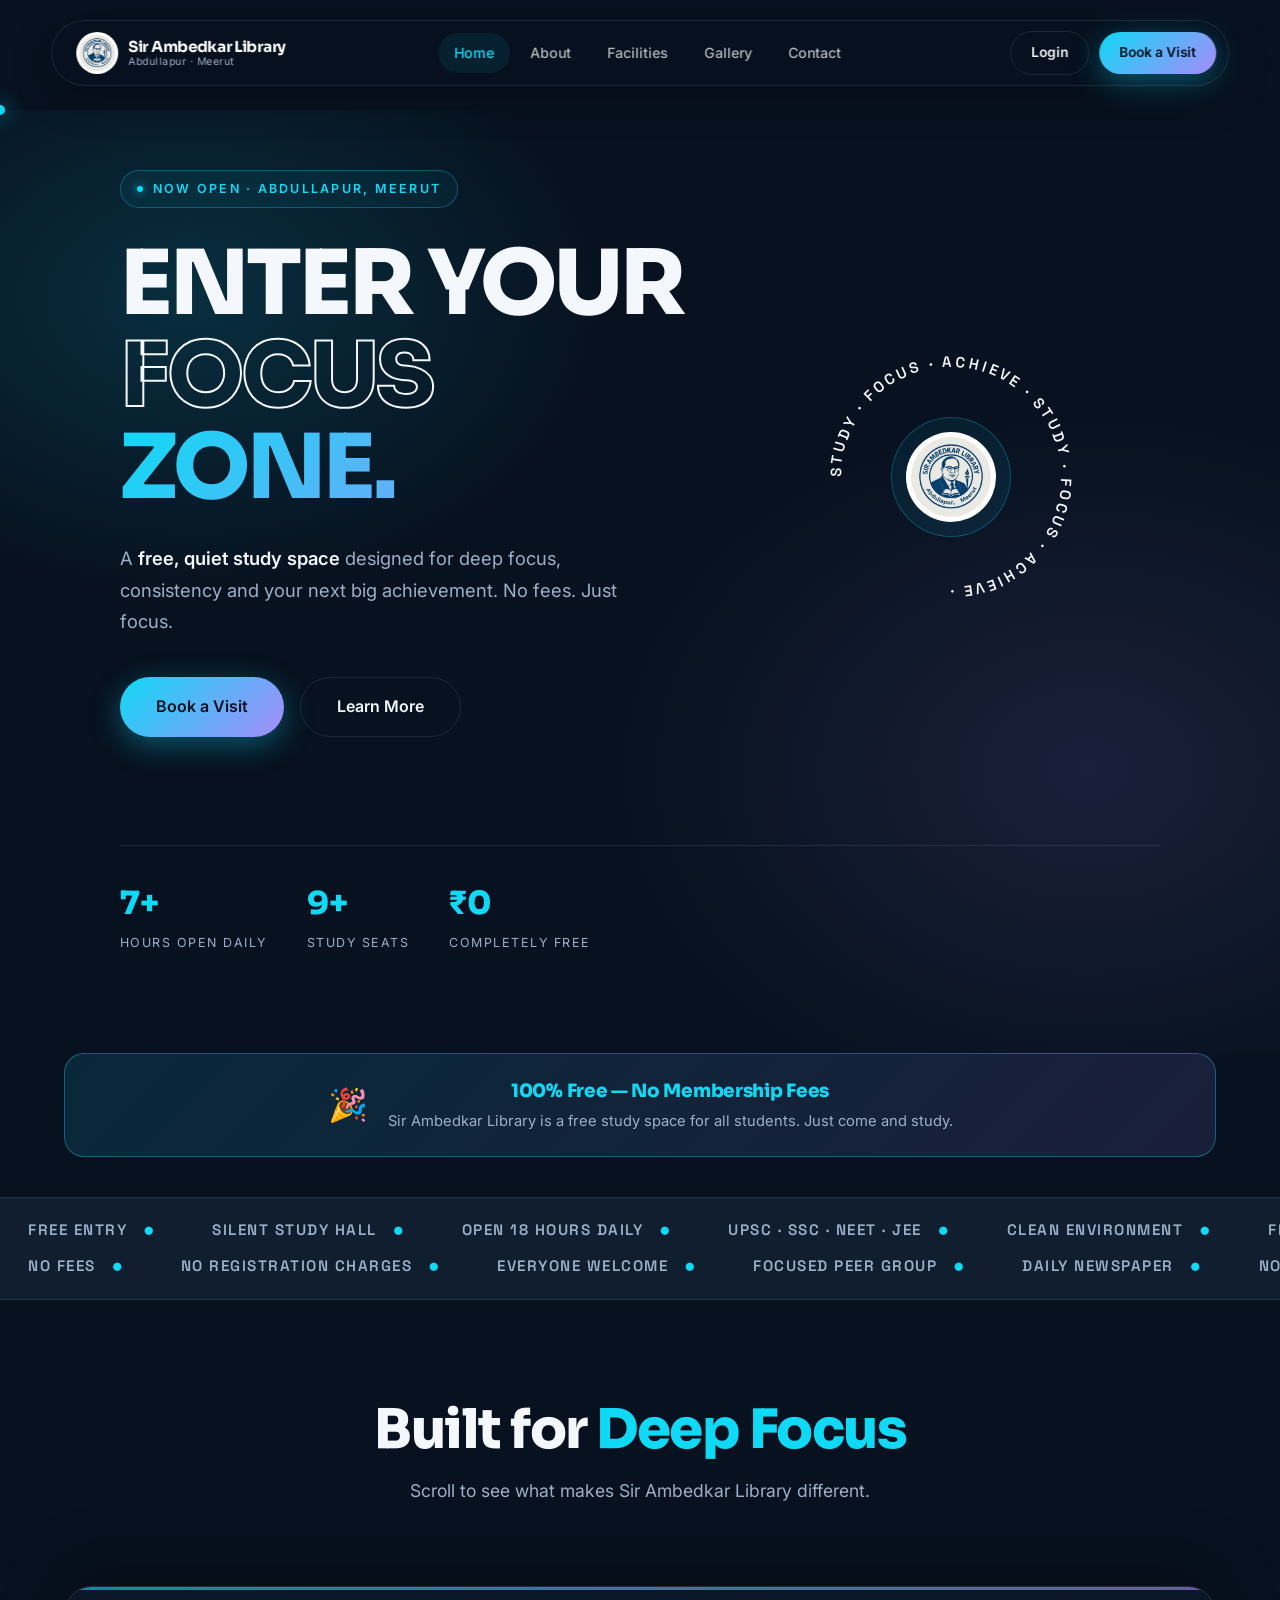
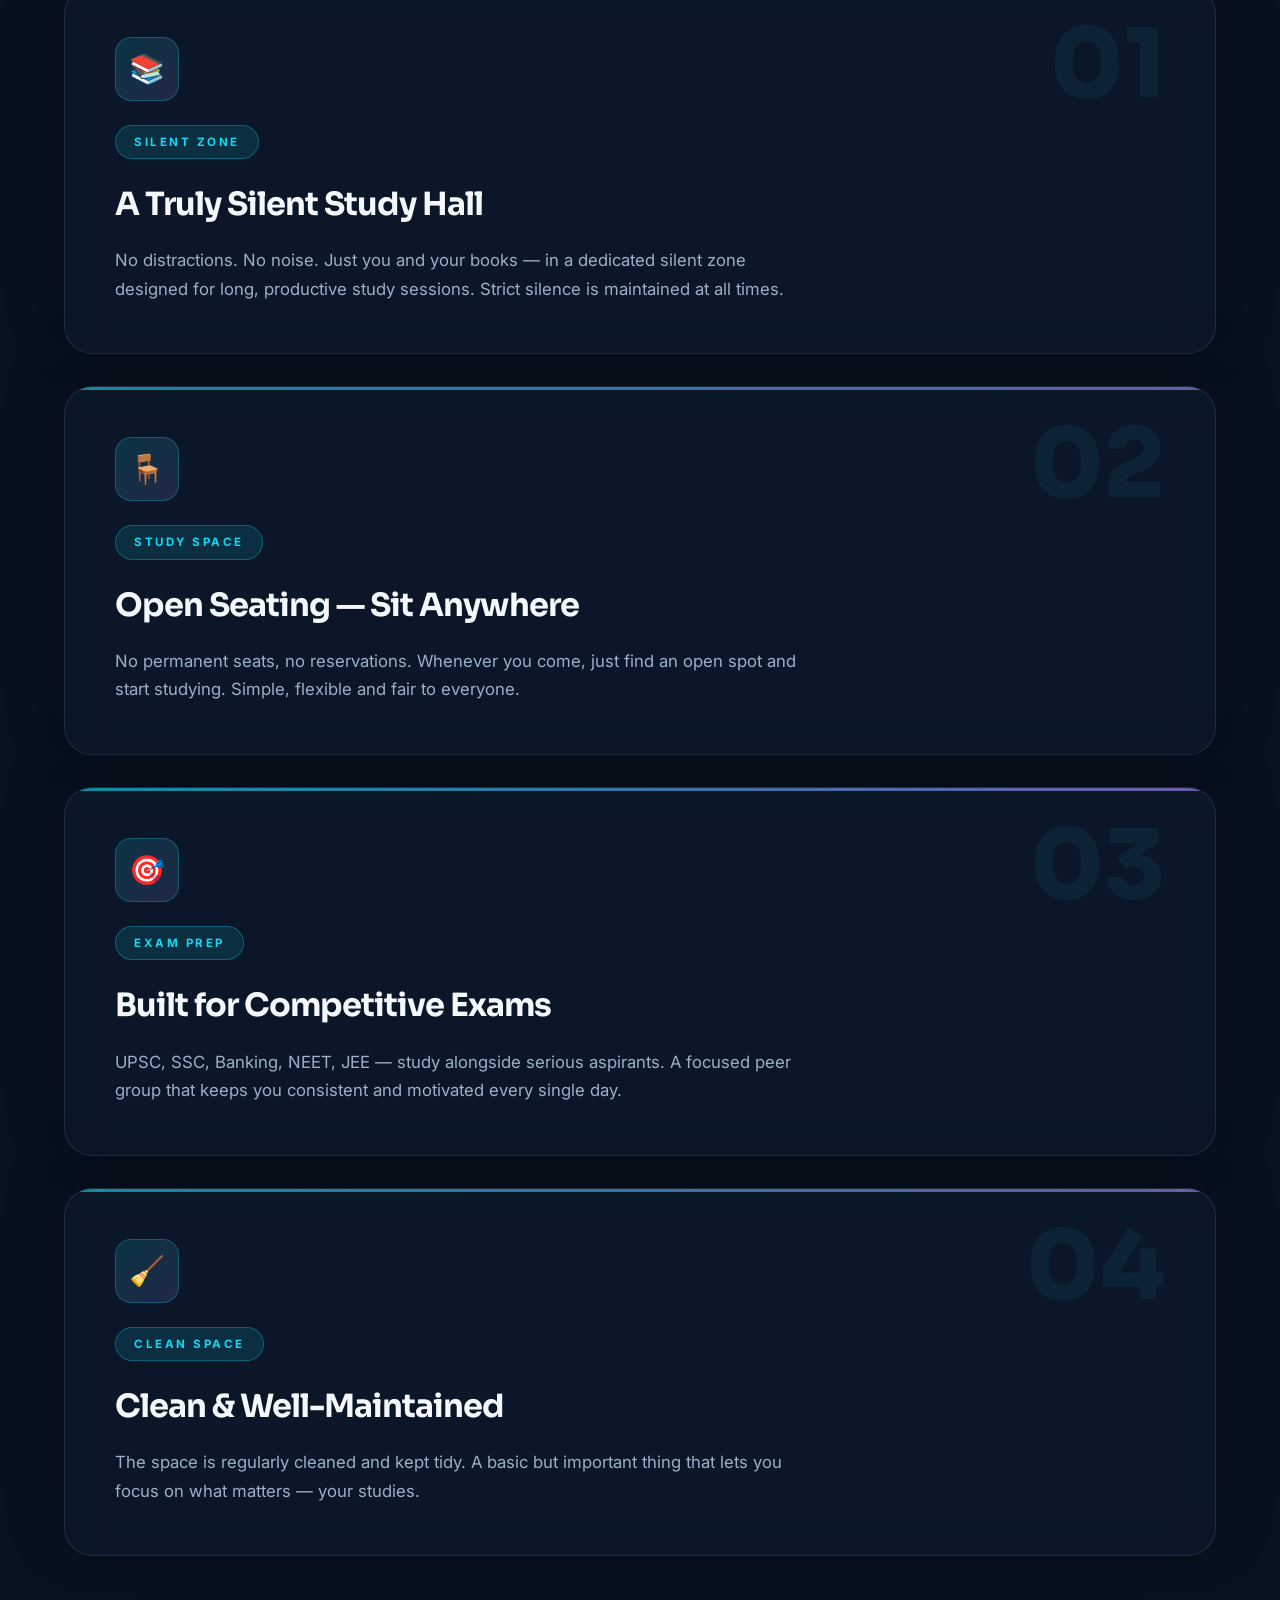
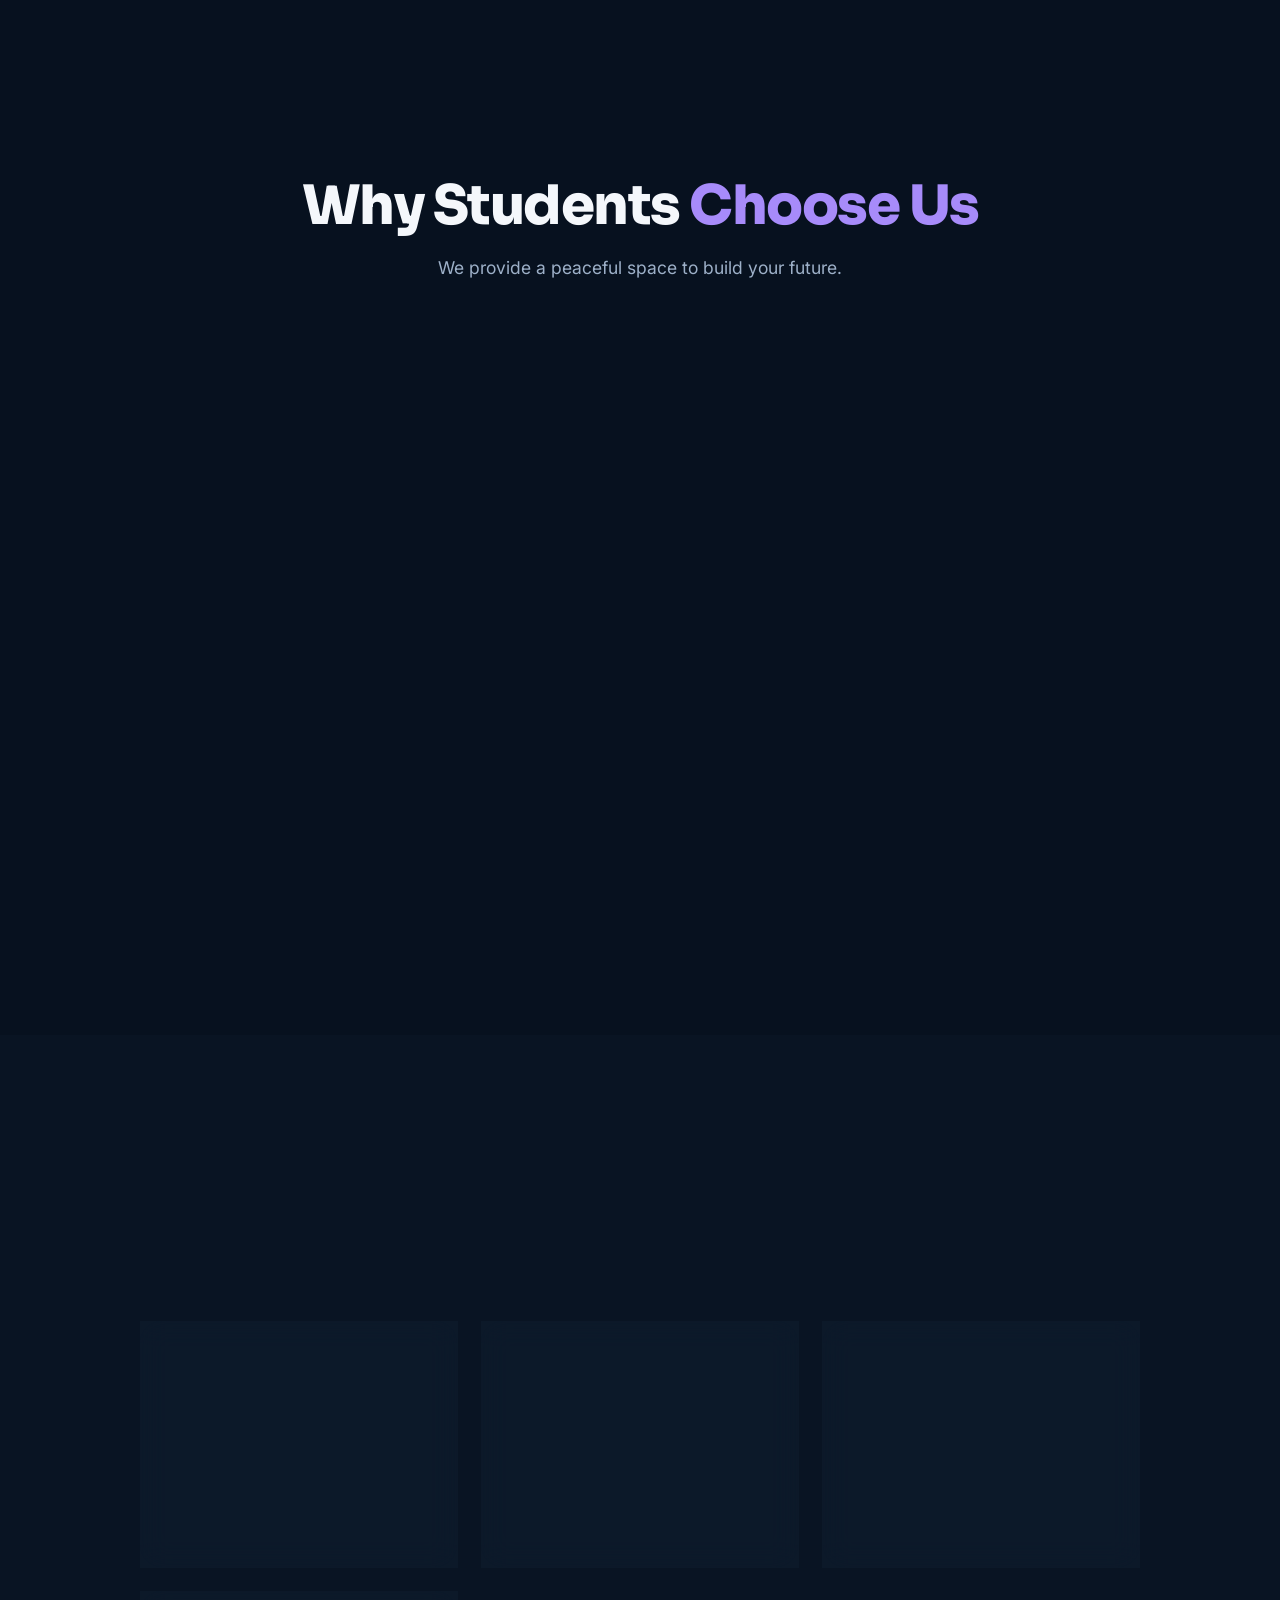
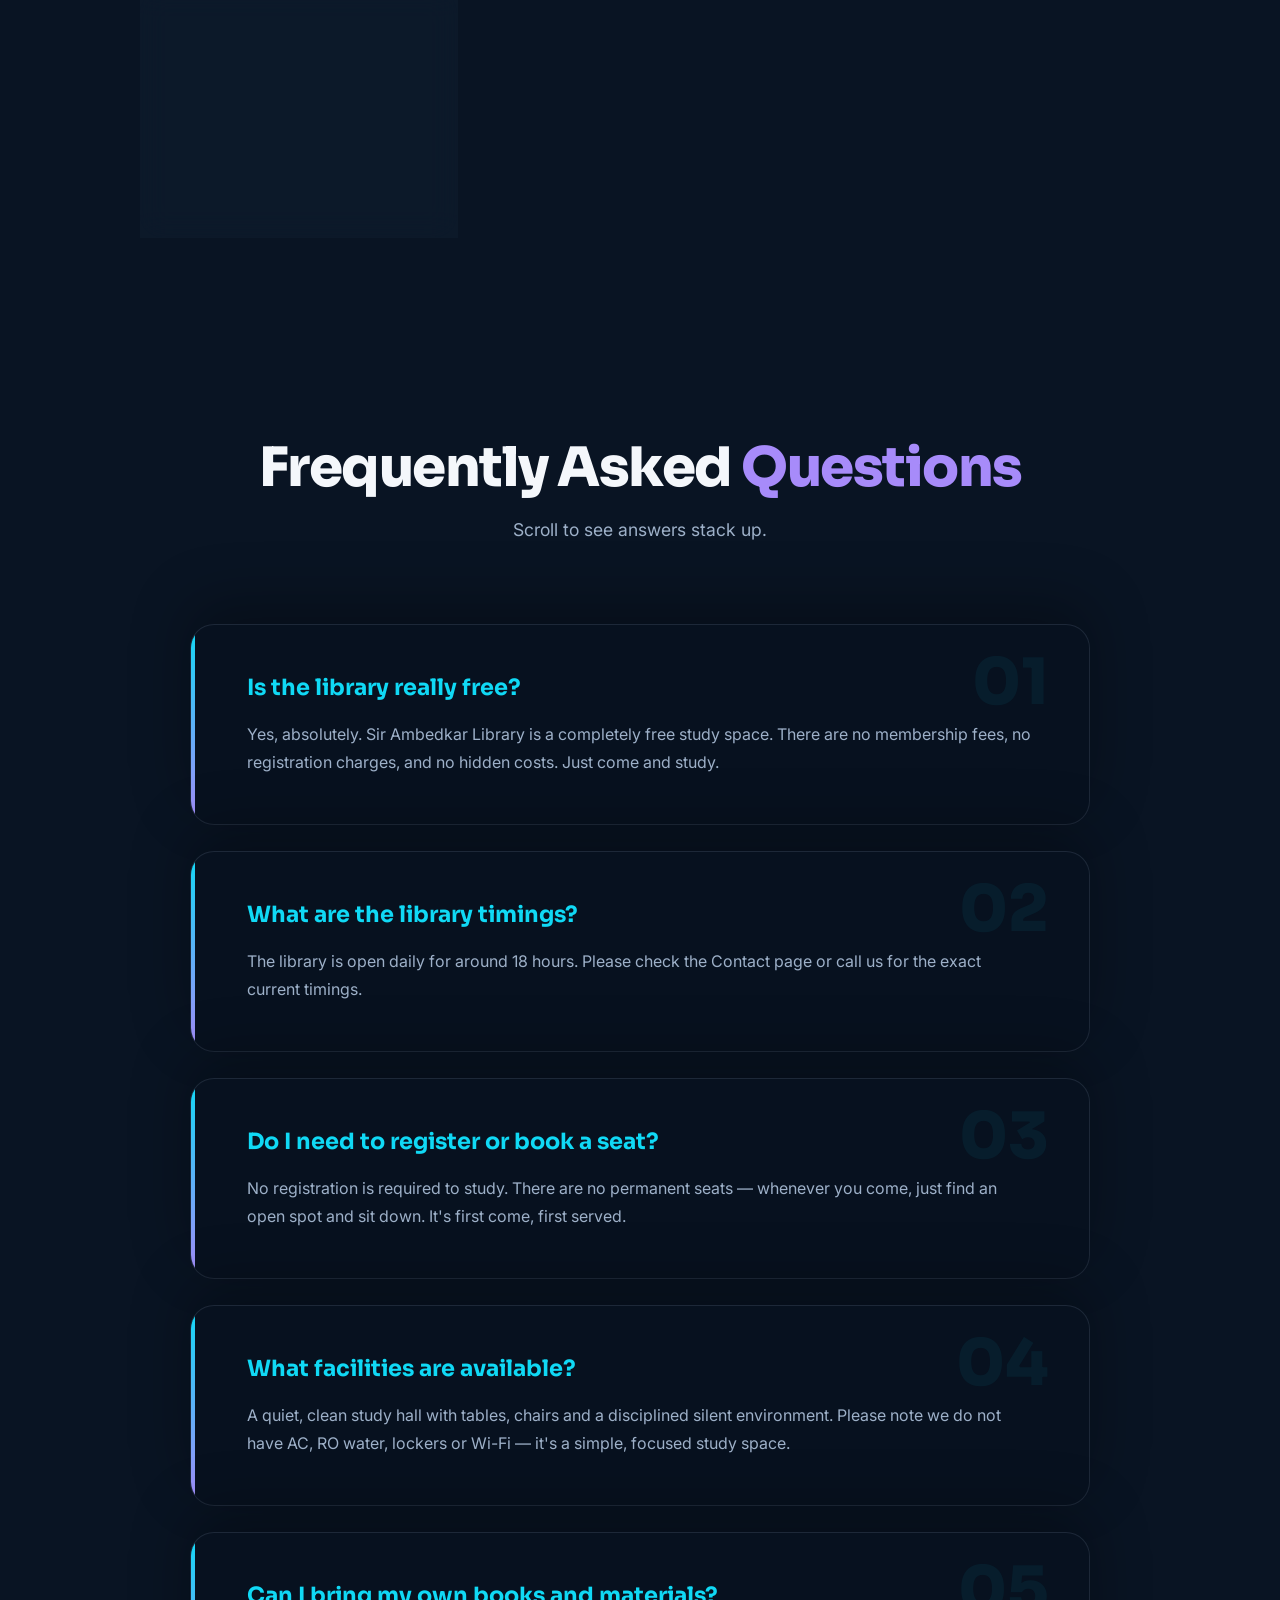
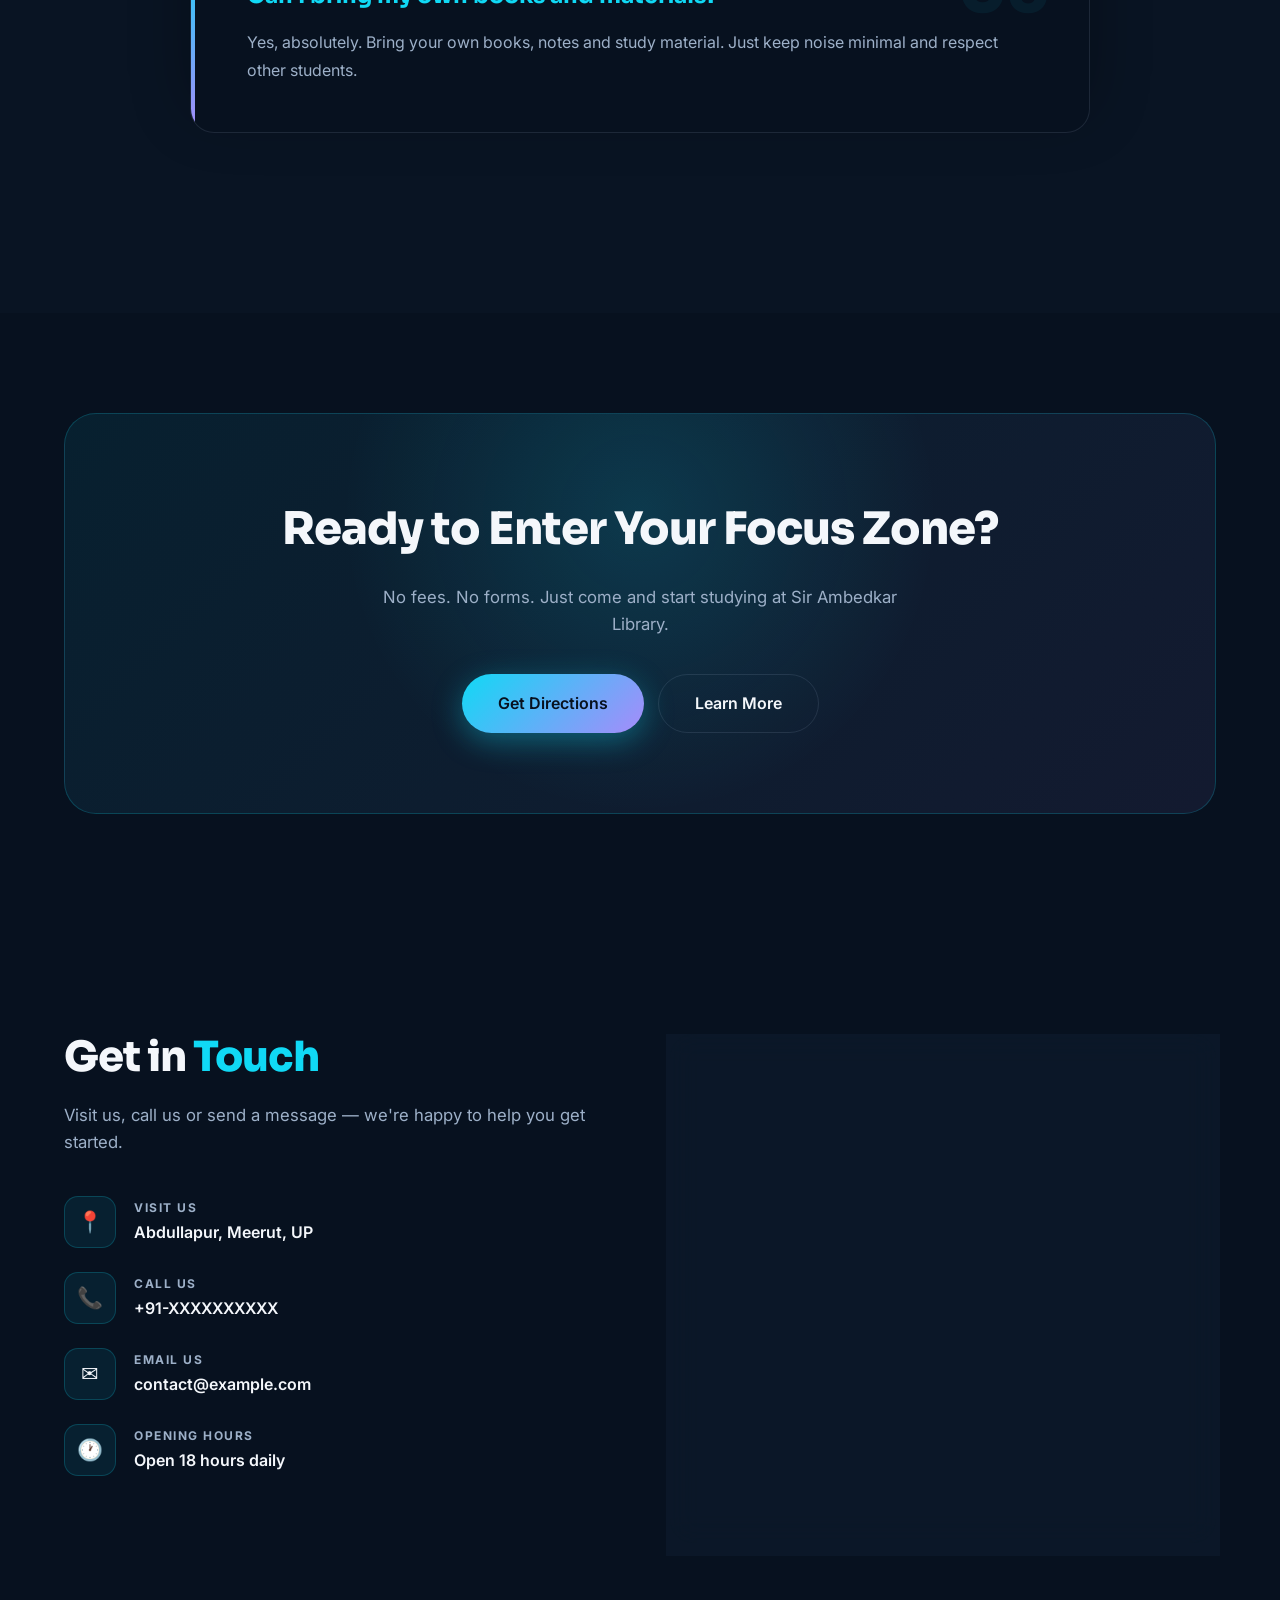
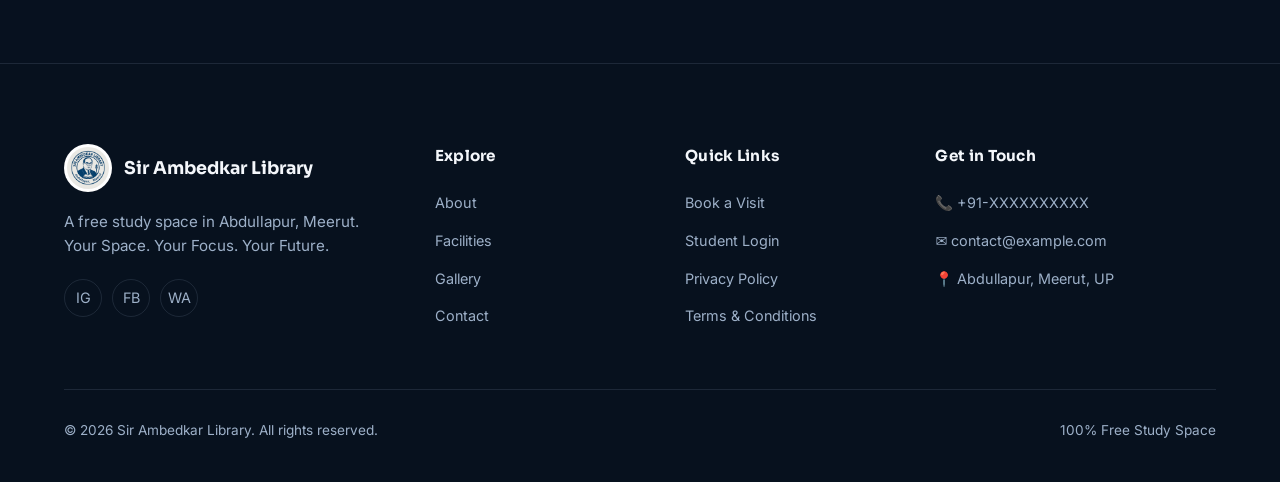
<file: index.html>
<!DOCTYPE html>
<html lang="en">
<head>
<meta charset="UTF-8">
<meta name="viewport" content="width=device-width, initial-scale=1.0, viewport-fit=cover">
<title>Sir Ambedkar Library — Abdullapur, Meerut | Free Study Space</title>
<meta name="description" content="Sir Ambedkar Library in Abdullapur, Meerut — a free, quiet study space for students. No fees. Just focus.">
<meta name="keywords" content="Free Library Meerut, Free Study Space Abdullapur, Sir Ambedkar Library, Study Room Meerut">
<meta name="author" content="Sir Ambedkar Library">
<link rel="icon" href="logo.png">
<meta name="robots" content="index, follow">

<meta property="og:title" content="Sir Ambedkar Library — Free Study Space in Meerut">
<meta property="og:description" content="Your Space. Your Focus. Your Future. Free study library in Abdullapur, Meerut.">
<meta property="og:type" content="website">
<meta property="og:image" content="logo.png">

<link rel="preconnect" href="https://fonts.googleapis.com">
<link rel="preconnect" href="https://fonts.gstatic.com" crossorigin>
<link href="https://fonts.googleapis.com/css2?family=Inter:wght@300;400;500;600;700;800;900&family=Sora:wght@400;500;600;700;800&family=Space+Grotesk:wght@400;500;600;700&display=swap" rel="stylesheet">

<style>
/* ============================================================ */
/* === ROOT === */
/* ============================================================ */
:root {
  --midnight: #07111F;
  --deep-blue: #101E30;
  --cyan: #10D9F5;
  --violet: #A78BFA;
  --cloud: #F4F7FB;
  --muted: #9DB0C8;

  --bg: var(--midnight);
  --text: var(--cloud);
  --card-bg: rgba(16, 30, 48, 0.55);
  --card-border: rgba(157, 176, 200, 0.15);

  --font-body: 'Inter', system-ui, sans-serif;
  --font-display: 'Sora', 'Inter', sans-serif;
  --font-mono: 'Space Grotesk', monospace;

  --transition: all 0.5s cubic-bezier(0.4, 0, 0.2, 1);
}

/* ============================================================ */
/* === RESET === */
/* ============================================================ */
*, *::before, *::after { margin: 0; padding: 0; box-sizing: border-box; }
html { scroll-behavior: smooth; -webkit-text-size-adjust: 100%; }
body {
  font-family: var(--font-body);
  background: var(--bg);
  color: var(--text);
  line-height: 1.6;
  overflow-x: hidden;
  cursor: none;
  padding-top: 110px;
}
a, button, input, textarea { cursor: none; }
img { max-width: 100%; display: block; }
ul { list-style: none; }
a { color: inherit; text-decoration: none; }

/* ============================================================ */
/* === UTILITY === */
/* ============================================================ */
.container { max-width: 1200px; margin: 0 auto; padding: 0 24px; }
.section-padding { padding: 120px 0; }
.text-center { text-align: center; }
.text-cyan { color: var(--cyan); }
.text-violet { color: var(--violet); }
.section-header { margin-bottom: 80px; }
.section-header h2 {
  font-family: var(--font-display);
  font-size: clamp(2rem, 5vw, 3.4rem);
  font-weight: 800;
  margin-bottom: 18px;
  line-height: 1.1;
  letter-spacing: -1.5px;
}
.section-header p {
  font-size: 1.1rem;
  max-width: 620px;
  margin: 0 auto;
  color: var(--muted);
}

/* ============================================================ */
/* === CURSOR === */
/* ============================================================ */
.cursor-dot {
  width: 10px; height: 10px;
  background: var(--cyan);
  border-radius: 50%;
  position: fixed;
  pointer-events: none;
  z-index: 9999;
  transform: translate(-50%, -50%);
  transition: width 0.3s ease, height 0.3s ease, background-color 0.3s ease;
  box-shadow: 0 0 20px var(--cyan);
}
.cursor-dot.hover {
  width: 48px; height: 48px;
  background: var(--violet);
  box-shadow: 0 0 30px var(--violet);
  mix-blend-mode: difference;
}

/* ============================================================ */
/* === PRELOADER === */
/* ============================================================ */
.preloader {
  position: fixed; top: 0; left: 0;
  width: 100%; height: 100%;
  background: #07111F; z-index: 10000;
  display: flex; justify-content: center; align-items: center;
  flex-direction: column; gap: 24px;
  transition: opacity 0.9s ease, visibility 0.9s ease;
}
.preloader.hidden { opacity: 0; visibility: hidden; }
.preloader-logo {
  display: flex; flex-direction: column; align-items: center; gap: 14px;
}
.preloader-logo img {
  width: 90px; height: 90px; border-radius: 50%;
  background: #fff; padding: 6px;
  animation: pulseLogo 1.8s ease-in-out infinite;
}
.preloader-logo-text {
  font-family: var(--font-display);
  font-size: 1.1rem;
  font-weight: 700;
  color: #fff;
  letter-spacing: 3px;
  text-transform: uppercase;
}
.preloader-bar {
  width: 220px; height: 2px;
  background: rgba(255,255,255,0.08);
  border-radius: 10px; overflow: hidden;
}
.preloader-bar-fill {
  height: 100%; width: 0%;
  background: linear-gradient(90deg, var(--cyan), var(--violet));
  animation: loadBar 2s ease-in-out forwards;
}
@keyframes pulseLogo {
  0%, 100% { transform: scale(1); box-shadow: 0 0 0 0 rgba(16,217,245,0.4); }
  50% { transform: scale(1.05); box-shadow: 0 0 30px 8px rgba(16,217,245,0.15); }
}
@keyframes loadBar { 0% { width: 0%; } 100% { width: 100%; } }

/* ============================================================ */
/* === BUTTONS === */
/* ============================================================ */
.btn {
  display: inline-flex; align-items: center; justify-content: center;
  padding: 16px 36px; border-radius: 50px;
  font-weight: 600; font-size: 1rem;
  transition: var(--transition);
  cursor: none; border: none; gap: 10px;
  font-family: var(--font-body);
}
.btn-primary {
  background: linear-gradient(135deg, var(--cyan), var(--violet));
  color: var(--midnight);
  box-shadow: 0 8px 30px rgba(16,217,245,0.35);
}
.btn-primary:hover {
  transform: translateY(-3px) scale(1.03);
  box-shadow: 0 12px 40px rgba(16,217,245,0.55);
}
.btn-ghost {
  background: transparent;
  color: var(--text);
  border: 1.5px solid var(--card-border);
}
.btn-ghost:hover {
  border-color: var(--cyan);
  color: var(--cyan);
  transform: translateY(-3px) scale(1.02);
}

/* ============================================================ */
/* === FLOATING HEADER === */
/* ============================================================ */
.floating-header {
  position: fixed;
  top: 20px;
  left: 50%;
  transform: translateX(-50%);
  width: 92%;
  max-width: 1200px;
  z-index: 1000;
}
.header-inner {
  background: rgba(7, 17, 31, 0.78);
  backdrop-filter: blur(20px);
  -webkit-backdrop-filter: blur(20px);
  border: 1px solid var(--card-border);
  border-radius: 50px;
  padding: 10px 12px 10px 24px;
  display: flex;
  justify-content: space-between;
  align-items: center;
  gap: 20px;
  box-shadow: 0 12px 40px rgba(0,0,0,0.25);
}
.header-logo { display: flex; align-items: center; gap: 10px; flex-shrink: 0; }
.header-logo img {
  width: 42px; height: 42px; border-radius: 50%;
  background: #fff; padding: 3px;
}
.header-logo-text { display: flex; flex-direction: column; line-height: 1.1; }
.header-logo-text strong {
  font-family: var(--font-display);
  font-size: 0.95rem; color: #fff;
  letter-spacing: -0.3px;
}
.header-logo-text small { font-size: 0.65rem; color: var(--muted); letter-spacing: 0.5px; }

.desktop-nav { display: flex; gap: 4px; align-items: center; margin: 0 auto; }
.desktop-nav a {
  color: #fff;
  font-weight: 500;
  font-size: 0.88rem;
  transition: var(--transition);
  padding: 9px 16px;
  border-radius: 50px;
  opacity: 0.7;
  white-space: nowrap;
}
.desktop-nav a:hover {
  opacity: 1;
  color: var(--midnight);
  background: var(--cyan);
  transform: translateY(-2px);
  box-shadow: 0 6px 20px rgba(16,217,245,0.4);
}
.desktop-nav a.active {
  opacity: 1;
  color: var(--cyan);
  background: rgba(16,217,245,0.08);
}
.header-cta { display: flex; gap: 10px; align-items: center; flex-shrink: 0; }
.header-cta .btn { padding: 10px 20px; font-size: 0.85rem; }

/* ============================================================ */
/* === PROFILE DROPDOWN === */
/* ============================================================ */
.profile-wrap { position: relative; }
.profile-trigger {
  display: flex;
  align-items: center;
  gap: 10px;
  padding: 6px 14px 6px 6px;
  border-radius: 50px;
  background: rgba(16,217,245,0.08);
  border: 1px solid rgba(16,217,245,0.25);
  transition: var(--transition);
  cursor: none;
  color: var(--text);
  font-family: var(--font-body);
}
.profile-trigger:hover {
  background: rgba(16,217,245,0.15);
  border-color: rgba(16,217,245,0.5);
}
.profile-avatar {
  width: 34px; height: 34px;
  border-radius: 50%;
  background: linear-gradient(135deg, var(--cyan), var(--violet));
  display: flex;
  align-items: center;
  justify-content: center;
  color: var(--midnight);
  font-family: var(--font-display);
  font-size: 0.88rem;
  font-weight: 800;
  flex-shrink: 0;
  box-shadow: 0 0 15px rgba(16,217,245,0.35);
}
.profile-name {
  font-size: 0.85rem;
  font-weight: 600;
  color: var(--text);
  max-width: 110px;
  overflow: hidden;
  text-overflow: ellipsis;
  white-space: nowrap;
}
.profile-chevron {
  font-size: 0.7rem;
  color: var(--muted);
  transition: transform 0.3s ease;
}
.profile-wrap.open .profile-chevron { transform: rotate(180deg); }

.profile-dropdown {
  position: absolute;
  top: calc(100% + 12px);
  right: 0;
  min-width: 260px;
  background: rgba(7, 17, 31, 0.98);
  border: 1px solid var(--card-border);
  border-radius: 18px;
  padding: 8px;
  box-shadow: 0 25px 60px rgba(0,0,0,0.55);
  backdrop-filter: blur(24px);
  -webkit-backdrop-filter: blur(24px);
  opacity: 0;
  visibility: hidden;
  transform: translateY(-8px);
  transition: opacity 0.25s ease, transform 0.25s ease, visibility 0.25s ease;
  z-index: 1001;
}
.profile-wrap.open .profile-dropdown {
  opacity: 1;
  visibility: visible;
  transform: translateY(0);
}
.profile-dd-header {
  padding: 14px 16px;
  border-bottom: 1px solid var(--card-border);
  margin-bottom: 8px;
}
.profile-dd-name {
  font-family: var(--font-display);
  font-size: 0.95rem;
  font-weight: 700;
  margin-bottom: 3px;
  word-break: break-word;
}
.profile-dd-email {
  font-size: 0.78rem;
  color: var(--muted);
  word-break: break-word;
}
.profile-dd-badge {
  display: inline-flex;
  align-items: center;
  gap: 6px;
  font-size: 0.65rem;
  font-weight: 700;
  letter-spacing: 1px;
  text-transform: uppercase;
  color: var(--cyan);
  padding: 3px 10px;
  border-radius: 50px;
  background: rgba(16,217,245,0.1);
  border: 1px solid rgba(16,217,245,0.25);
  margin-top: 8px;
}
.profile-dd-badge::before {
  content: '';
  width: 5px; height: 5px;
  border-radius: 50%;
  background: var(--cyan);
  box-shadow: 0 0 8px var(--cyan);
}
.profile-dd-item {
  display: flex;
  align-items: center;
  gap: 12px;
  padding: 10px 14px;
  border-radius: 10px;
  color: var(--muted);
  font-size: 0.88rem;
  transition: var(--transition);
  cursor: none;
  width: 100%;
  text-align: left;
  font-family: var(--font-body);
  background: transparent;
  border: none;
}
.profile-dd-item:hover {
  background: rgba(16,217,245,0.08);
  color: var(--text);
}
.profile-dd-item .ic {
  width: 18px;
  font-size: 0.95rem;
  text-align: center;
  flex-shrink: 0;
}
.profile-dd-divider {
  height: 1px;
  background: var(--card-border);
  margin: 6px 0;
}
.profile-dd-item.logout { color: #ff9b9b; }
.profile-dd-item.logout:hover {
  background: rgba(239,68,68,0.1);
  color: #ff9b9b;
}

/* ============================================================ */
/* === HAMBURGER === */
/* ============================================================ */
.hamburger-btn {
  display: none;
  background: rgba(16,217,245,0.12);
  border: 1px solid var(--card-border);
  border-radius: 50%;
  width: 44px; height: 44px;
  flex-direction: column;
  justify-content: center;
  align-items: center;
  gap: 5px;
  cursor: none;
  transition: var(--transition);
  flex-shrink: 0;
}
.hamburger-btn:hover { background: var(--cyan); }
.hamburger-btn span {
  width: 20px; height: 2px;
  background: #fff; border-radius: 2px;
  transition: var(--transition);
}
.hamburger-btn.active span:nth-child(1) { transform: translateY(7px) rotate(45deg); }
.hamburger-btn.active span:nth-child(2) { opacity: 0; }
.hamburger-btn.active span:nth-child(3) { transform: translateY(-7px) rotate(-45deg); }

/* ============================================================ */
/* === MOBILE MENU === */
/* ============================================================ */
.menu-overlay {
  position: fixed; top: 0; left: 0;
  width: 100%; height: 100%;
  background: rgba(7, 17, 31, 0.98);
  backdrop-filter: blur(24px);
  -webkit-backdrop-filter: blur(24px);
  z-index: 999;
  display: flex; justify-content: center; align-items: center;
  opacity: 0; visibility: hidden;
  transition: opacity 0.5s ease, visibility 0.5s ease;
  overflow-y: auto;
}
.menu-overlay.active { opacity: 1; visibility: visible; }
.menu-content { text-align: center; padding: 40px 24px; width: 100%; max-width: 500px; }
.menu-content ul { display: flex; flex-direction: column; gap: 18px; }
.menu-content a {
  font-family: var(--font-display);
  font-size: clamp(1.4rem, 6vw, 2rem);
  font-weight: 700;
  color: #fff;
  letter-spacing: -1px;
  opacity: 0.65;
  transition: var(--transition);
  display: inline-block;
}
.menu-content a:hover, .menu-content a.active {
  opacity: 1; color: var(--cyan);
  transform: translateX(16px);
}
.mobile-user-card {
  margin-top: 30px;
  padding: 20px;
  background: rgba(16,217,245,0.06);
  border: 1px solid rgba(16,217,245,0.25);
  border-radius: 18px;
  display: flex;
  align-items: center;
  gap: 14px;
  text-align: left;
}
.mobile-user-avatar {
  width: 44px; height: 44px;
  border-radius: 50%;
  background: linear-gradient(135deg, var(--cyan), var(--violet));
  display: flex; align-items: center; justify-content: center;
  color: var(--midnight);
  font-family: var(--font-display);
  font-weight: 800;
  font-size: 1.05rem;
  flex-shrink: 0;
}
.mobile-user-info { flex: 1; min-width: 0; }
.mobile-user-name {
  font-family: var(--font-display);
  font-size: 0.9rem;
  font-weight: 700;
  white-space: nowrap;
  overflow: hidden;
  text-overflow: ellipsis;
}
.mobile-user-email {
  font-size: 0.75rem;
  color: var(--muted);
  white-space: nowrap;
  overflow: hidden;
  text-overflow: ellipsis;
}
.mobile-actions {
  display: flex;
  flex-direction: column;
  gap: 10px;
  margin-top: 20px;
}
.mobile-actions .btn { width: 100%; justify-content: center; }

/* ============================================================ */
/* === HERO === */
/* ============================================================ */
.hero {
  padding: 60px 0 100px;
  position: relative;
  overflow: hidden;
  min-height: 85vh;
  display: flex; align-items: center;
}
.hero::before {
  content: '';
  position: absolute;
  inset: 0;
  background:
    radial-gradient(700px 500px at 15% 20%, rgba(16,217,245,0.15), transparent 60%),
    radial-gradient(800px 600px at 85% 70%, rgba(167,139,250,0.12), transparent 60%);
  pointer-events: none;
  z-index: 0;
}
.hero-grid {
  display: grid;
  grid-template-columns: 1.35fr 1fr;
  gap: 60px;
  align-items: center;
  position: relative;
  z-index: 2;
  margin-bottom: 60px;
}
.hero-content { text-align: left; }
.hero-eyebrow {
  display: inline-flex; align-items: center; gap: 10px;
  font-size: 0.78rem; letter-spacing: 0.18em;
  text-transform: uppercase;
  color: var(--cyan);
  font-weight: 600;
  padding: 8px 16px;
  border: 1px solid rgba(16,217,245,0.3);
  border-radius: 50px;
  margin-bottom: 32px;
  background: rgba(16,217,245,0.05);
}
.hero-eyebrow .dot {
  width: 6px; height: 6px; border-radius: 50%;
  background: var(--cyan);
  box-shadow: 0 0 10px var(--cyan);
  animation: pulseDot 2s infinite;
}
@keyframes pulseDot {
  0%,100% { opacity: 1; }
  50% { opacity: 0.3; }
}
.hero-heading {
  font-family: var(--font-display);
  font-size: clamp(2.6rem, 7vw, 6rem);
  font-weight: 800;
  line-height: 0.98;
  letter-spacing: -3px;
  margin-bottom: 32px;
  display: flex; flex-direction: column; gap: 4px;
}
.hero-heading .line-bold { color: var(--text); display: block; }
.hero-heading .line-outline {
  color: transparent;
  -webkit-text-stroke: 2px var(--text);
  display: block;
}
.hero-heading .line-gradient {
  background: linear-gradient(135deg, var(--cyan), var(--violet));
  -webkit-background-clip: text;
  background-clip: text;
  -webkit-text-fill-color: transparent;
  display: block;
}
.hero-sub {
  font-size: 1.15rem;
  line-height: 1.7;
  color: var(--muted);
  max-width: 540px;
  margin-bottom: 40px;
}
.hero-sub strong { color: var(--text); font-weight: 600; }

.hero-buttons {
  display: flex; gap: 16px; flex-wrap: wrap;
  margin-bottom: 48px;
}

.hero-stats {
  display: flex; gap: 40px;
  flex-wrap: wrap;
  padding-top: 32px;
  border-top: 1px solid var(--card-border);
}
.hero-stat h3 {
  font-family: var(--font-display);
  font-size: 2rem;
  color: var(--cyan);
  margin-bottom: 4px;
  font-weight: 800;
}
.hero-stat p {
  font-size: 0.78rem;
  text-transform: uppercase;
  letter-spacing: 1.5px;
  color: var(--muted);
}

.hero-visual {
  display: flex; justify-content: center; align-items: center;
  position: relative;
}
.hero-badge {
  position: relative;
  width: 280px; height: 280px;
  display: flex; justify-content: center; align-items: center;
  animation: floatBadge 6s ease-in-out infinite;
}
.hero-badge-svg { width: 100%; height: 100%; animation: rotateBadge 30s linear infinite; }
.hero-badge-text {
  font-family: var(--font-mono);
  font-size: 15px;
  font-weight: 600;
  letter-spacing: 3px;
  fill: var(--text);
  text-transform: uppercase;
}
.hero-badge-center {
  position: absolute;
  top: 50%; left: 50%;
  transform: translate(-50%, -50%);
  width: 120px; height: 120px;
  border-radius: 50%;
  background: rgba(16,217,245,0.08);
  border: 1px solid rgba(16,217,245,0.25);
  display: flex; align-items: center; justify-content: center;
  backdrop-filter: blur(10px);
  transition: transform 0.4s ease;
}
.hero-badge-center img {
  width: 90px; height: 90px;
  border-radius: 50%;
  background: #fff; padding: 5px;
}
.hero-badge:hover .hero-badge-center { transform: translate(-50%, -50%) scale(1.08); }
@keyframes rotateBadge { from { transform: rotate(0deg); } to { transform: rotate(360deg); } }
@keyframes floatBadge {
  0%, 100% { transform: translateY(0); }
  50% { transform: translateY(-16px); }
}

/* ============================================================ */
/* === FREE BANNER === */
/* ============================================================ */
.free-banner {
  padding: 0 0 40px;
}
.free-banner-inner {
  display: flex;
  align-items: center;
  gap: 20px;
  padding: 22px 32px;
  background: linear-gradient(135deg, rgba(16,217,245,0.12), rgba(167,139,250,0.12));
  border: 1px solid rgba(16,217,245,0.35);
  border-radius: 20px;
  flex-wrap: wrap;
  justify-content: center;
}
.free-banner-icon {
  font-size: 2rem;
  flex-shrink: 0;
  animation: pulseBadge 2s ease-in-out infinite;
}
@keyframes pulseBadge {
  0%,100% { transform: scale(1); }
  50% { transform: scale(1.12); }
}
.free-banner-text {
  text-align: center;
}
.free-banner-text strong {
  display: block;
  font-family: var(--font-display);
  font-size: 1.15rem;
  font-weight: 800;
  color: var(--cyan);
  letter-spacing: -0.3px;
  margin-bottom: 3px;
}
.free-banner-text span {
  font-size: 0.92rem;
  color: var(--muted);
}

/* ============================================================ */
/* === TICKER === */
/* ============================================================ */
.ticker-wrapper {
  width: 100%;
  background: var(--deep-blue);
  border-top: 1px solid var(--card-border);
  border-bottom: 1px solid var(--card-border);
  padding: 14px 0;
  overflow: hidden;
}
.ticker-row {
  display: flex;
  white-space: nowrap;
  padding: 6px 0;
}
.ticker-row-1 { animation: tickerLeft 34s linear infinite; }
.ticker-row-2 { animation: tickerRight 34s linear infinite; }
.ticker-item {
  font-family: var(--font-mono);
  font-size: 0.95rem;
  font-weight: 600;
  color: var(--muted);
  margin: 0 28px;
  display: inline-flex; align-items: center; gap: 16px;
  text-transform: uppercase;
  letter-spacing: 1.5px;
}
.ticker-item .dot-sep { color: var(--cyan); font-size: 1.2rem; line-height: 0; }
@keyframes tickerLeft { 0% { transform: translateX(0); } 100% { transform: translateX(-50%); } }
@keyframes tickerRight { 0% { transform: translateX(-50%); } 100% { transform: translateX(0); } }

/* ============================================================ */
/* === STACKED CARDS === */
/* ============================================================ */
.stack-section { position: relative; padding: 100px 0; }
.stack-container {
  display: flex; flex-direction: column; gap: 32px;
  position: relative;
}
.stack-card {
  position: sticky;
  top: 130px;
  background: var(--card-bg);
  backdrop-filter: blur(20px);
  -webkit-backdrop-filter: blur(20px);
  border: 1px solid var(--card-border);
  border-radius: 28px;
  padding: 50px;
  transition: transform 0.5s ease, opacity 0.5s ease;
  min-height: 340px;
  display: flex; flex-direction: column; justify-content: center;
  box-shadow: 0 -20px 60px rgba(0,0,0,0.25);
  transform-origin: top center;
  overflow: hidden;
}
.stack-card::before {
  content: '';
  position: absolute;
  top: 0; left: 0; right: 0;
  height: 3px;
  background: linear-gradient(90deg, var(--cyan), var(--violet));
  opacity: 0.6;
}
.stack-card-number {
  font-family: var(--font-display);
  font-size: 6rem;
  font-weight: 800;
  position: absolute;
  top: 30px; right: 50px;
  opacity: 0.06;
  line-height: 1;
  color: var(--cyan);
}
.stack-card-icon {
  width: 64px; height: 64px;
  border-radius: 16px;
  background: linear-gradient(135deg, rgba(16,217,245,0.15), rgba(167,139,250,0.15));
  border: 1px solid rgba(16,217,245,0.25);
  display: flex; align-items: center; justify-content: center;
  font-size: 1.8rem;
  margin-bottom: 24px;
}
.stack-card-tag {
  display: inline-block;
  font-size: 0.72rem;
  font-weight: 700;
  text-transform: uppercase;
  letter-spacing: 2.5px;
  padding: 7px 18px;
  border-radius: 50px;
  background: rgba(16,217,245,0.12);
  color: var(--cyan);
  border: 1px solid rgba(16,217,245,0.3);
  margin-bottom: 20px;
  align-self: flex-start;
}
.stack-card h3 {
  font-family: var(--font-display);
  font-size: 2rem;
  font-weight: 700;
  margin-bottom: 16px;
  letter-spacing: -1px;
}
.stack-card p {
  font-size: 1.05rem;
  color: var(--muted);
  max-width: 700px;
  line-height: 1.7;
}

/* ============================================================ */
/* === WHY US === */
/* ============================================================ */
.why-grid {
  display: grid;
  grid-template-columns: repeat(auto-fit, minmax(280px, 1fr));
  gap: 32px;
}
.why-card {
  padding: 36px 30px;
  background: var(--card-bg);
  border: 1px solid var(--card-border);
  border-radius: 22px;
  transition: var(--transition);
  backdrop-filter: blur(10px);
}
.why-card:hover {
  transform: translateY(-6px);
  border-color: rgba(16,217,245,0.35);
  box-shadow: 0 20px 50px rgba(0,0,0,0.25);
}
.why-icon {
  width: 52px; height: 52px;
  border-radius: 14px;
  background: linear-gradient(135deg, var(--cyan), var(--violet));
  display: flex; align-items: center; justify-content: center;
  font-size: 1.5rem;
  margin-bottom: 22px;
}
.why-card h3 {
  font-size: 1.15rem;
  margin-bottom: 10px;
  font-weight: 700;
}
.why-card p { font-size: 0.95rem; color: var(--muted); }

/* ============================================================ */
/* === HOW IT WORKS === */
/* ============================================================ */
.how-section {
  padding: 100px 0;
  background: rgba(16, 30, 48, 0.25);
}
.how-grid {
  display: grid;
  grid-template-columns: repeat(auto-fit, minmax(260px, 1fr));
  gap: 24px;
  max-width: 1000px;
  margin: 0 auto;
}
.how-card {
  padding: 36px 28px;
  background: var(--card-bg);
  border: 1px solid var(--card-border);
  border-radius: 22px;
  backdrop-filter: blur(14px);
  position: relative;
  transition: var(--transition);
}
.how-card:hover {
  transform: translateY(-6px);
  border-color: rgba(16,217,245,0.35);
}
.how-num {
  font-family: var(--font-display);
  font-size: 3rem;
  font-weight: 800;
  color: var(--cyan);
  opacity: 0.15;
  line-height: 1;
  margin-bottom: 12px;
}
.how-card h4 {
  font-family: var(--font-display);
  font-size: 1.15rem;
  font-weight: 700;
  margin-bottom: 10px;
  letter-spacing: -0.3px;
}
.how-card p {
  color: var(--muted);
  font-size: 0.92rem;
  line-height: 1.65;
}

/* ============================================================ */
/* === FAQ === */
/* ============================================================ */
.faq-section {
  padding: 100px 0 180px;
  background: rgba(16, 30, 48, 0.25);
}
.faq-stack {
  display: flex; flex-direction: column; align-items: center; gap: 26px;
  max-width: 900px; margin: 0 auto;
}
.faq-card {
  position: sticky;
  top: 150px;
  width: 100%;
  background: var(--bg);
  border: 1px solid var(--card-border);
  border-radius: 24px;
  padding: 48px 56px;
  box-shadow: 0 -20px 60px rgba(0,0,0,0.3);
  transition: transform 0.4s ease, opacity 0.4s ease;
  backdrop-filter: blur(20px);
  transform-origin: top center;
  overflow: hidden;
}
.faq-card::before {
  content: '';
  position: absolute;
  top: 0; left: 0;
  width: 4px; height: 100%;
  background: linear-gradient(180deg, var(--cyan), var(--violet));
}
.faq-number {
  font-family: var(--font-display);
  font-size: 4rem;
  font-weight: 800;
  position: absolute;
  top: 26px; right: 40px;
  opacity: 0.06;
  line-height: 1;
  color: var(--cyan);
}
.faq-card h4 {
  font-family: var(--font-display);
  font-size: 1.4rem;
  font-weight: 700;
  margin-bottom: 18px;
  color: var(--cyan);
  padding-right: 80px;
  line-height: 1.3;
}
.faq-card p { font-size: 1rem; line-height: 1.75; color: var(--muted); }

/* ============================================================ */
/* === CTA === */
/* ============================================================ */
.cta-section { padding: 100px 0; }
.cta-card {
  position: relative;
  background: linear-gradient(135deg, rgba(16,217,245,0.08), rgba(167,139,250,0.08));
  border: 1px solid rgba(16,217,245,0.2);
  border-radius: 32px;
  padding: 80px 40px;
  text-align: center;
  overflow: hidden;
}
.cta-card::before {
  content: '';
  position: absolute;
  top: -50%; left: 50%;
  transform: translateX(-50%);
  width: 600px; height: 600px;
  background: radial-gradient(circle, rgba(16,217,245,0.15), transparent 70%);
  pointer-events: none;
}
.cta-card h2 {
  font-family: var(--font-display);
  font-size: clamp(1.8rem, 4vw, 2.8rem);
  font-weight: 800;
  margin-bottom: 18px;
  letter-spacing: -1px;
  position: relative;
  z-index: 1;
}
.cta-card p {
  color: var(--muted);
  font-size: 1.05rem;
  max-width: 520px;
  margin: 0 auto 36px;
  position: relative;
  z-index: 1;
}
.cta-card .btn-group {
  display: flex; gap: 14px; justify-content: center; flex-wrap: wrap;
  position: relative; z-index: 1;
}

/* ============================================================ */
/* === CONTACT === */
/* ============================================================ */
.contact-grid {
  display: grid;
  grid-template-columns: 1fr 1fr;
  gap: 60px;
  align-items: start;
}
.contact-info h2 {
  font-family: var(--font-display);
  font-size: clamp(1.8rem, 3.5vw, 2.6rem);
  font-weight: 800;
  margin-bottom: 20px;
  line-height: 1.15;
  letter-spacing: -1px;
}
.contact-info > p {
  color: var(--muted);
  font-size: 1.05rem;
  margin-bottom: 40px;
}
.contact-details {
  display: flex; flex-direction: column; gap: 24px;
}
.contact-item {
  display: flex; align-items: center; gap: 18px;
}
.contact-item .icon {
  width: 52px; height: 52px;
  border-radius: 14px;
  background: rgba(16,217,245,0.08);
  border: 1px solid rgba(16,217,245,0.2);
  display: flex; align-items: center; justify-content: center;
  font-size: 1.3rem;
  transition: var(--transition);
  flex-shrink: 0;
}
.contact-item:hover .icon {
  background: var(--cyan);
  color: var(--midnight);
  transform: scale(1.08);
}
.contact-item h4 {
  font-size: 0.75rem;
  text-transform: uppercase;
  letter-spacing: 1.5px;
  color: var(--muted);
  margin-bottom: 3px;
}
.contact-item p { font-size: 1rem; font-weight: 600; color: var(--text); }

.contact-form {
  background: var(--card-bg);
  border: 1px solid var(--card-border);
  border-radius: 24px;
  padding: 40px;
  backdrop-filter: blur(14px);
}
.form-group { margin-bottom: 20px; }
.form-group label {
  display: block;
  margin-bottom: 8px;
  font-size: 0.85rem;
  font-weight: 600;
  color: var(--muted);
}
.form-group input,
.form-group textarea {
  width: 100%;
  padding: 14px 18px;
  background: rgba(7, 17, 31, 0.5);
  border: 1.5px solid var(--card-border);
  border-radius: 12px;
  color: var(--text);
  font-family: var(--font-body);
  font-size: 0.95rem;
  transition: var(--transition);
}
.form-group input:focus,
.form-group textarea:focus {
  outline: none;
  border-color: var(--cyan);
  box-shadow: 0 0 0 3px rgba(16,217,245,0.12);
}
.form-group textarea { resize: vertical; min-height: 120px; }
.form-success {
  padding: 14px 18px;
  border-radius: 12px;
  background: rgba(16,217,245,0.1);
  border: 1px solid var(--cyan);
  color: var(--cyan);
  font-size: 0.9rem;
  margin-top: 16px;
  display: none;
}
.form-success.show { display: block; }

/* ============================================================ */
/* === FOOTER === */
/* ============================================================ */
.footer {
  padding: 80px 0 40px;
  border-top: 1px solid var(--card-border);
  background: rgba(7, 17, 31, 0.6);
}
.footer-grid {
  display: grid;
  grid-template-columns: 1.6fr 1fr 1fr 1.4fr;
  gap: 50px;
  margin-bottom: 60px;
}
.footer-brand .logo-wrap {
  display: flex; align-items: center; gap: 12px;
  margin-bottom: 18px;
}
.footer-brand .logo-wrap img {
  width: 48px; height: 48px; border-radius: 50%;
  background: #fff; padding: 3px;
}
.footer-brand .logo-wrap strong {
  font-family: var(--font-display);
  font-size: 1.1rem;
  color: var(--text);
}
.footer-brand p {
  color: var(--muted);
  font-size: 0.95rem;
  max-width: 320px;
  margin-bottom: 20px;
}
.footer-social { display: flex; gap: 10px; }
.footer-social a {
  width: 38px; height: 38px;
  border-radius: 50%;
  border: 1px solid var(--card-border);
  display: flex; align-items: center; justify-content: center;
  color: var(--muted);
  transition: var(--transition);
  font-size: 0.9rem;
}
.footer-social a:hover {
  color: var(--cyan);
  border-color: var(--cyan);
  transform: translateY(-3px);
}
.footer-col h4 {
  font-family: var(--font-display);
  font-size: 0.95rem;
  margin-bottom: 22px;
  color: var(--text);
  letter-spacing: 0.3px;
}
.footer-col ul { display: flex; flex-direction: column; gap: 12px; }
.footer-col ul li a {
  color: var(--muted);
  font-size: 0.9rem;
  transition: var(--transition);
}
.footer-col ul li a:hover { color: var(--cyan); padding-left: 6px; }
.footer-bottom {
  padding-top: 30px;
  border-top: 1px solid var(--card-border);
  display: flex;
  justify-content: space-between;
  align-items: center;
  flex-wrap: wrap;
  gap: 16px;
  color: var(--muted);
  font-size: 0.85rem;
}

/* ============================================================ */
/* === MOBILE BOTTOM NAV === */
/* ============================================================ */
.bottom-nav {
  display: none;
  position: fixed;
  bottom: 0; left: 0;
  width: 100%;
  background: rgba(7, 17, 31, 0.95);
  backdrop-filter: blur(20px);
  -webkit-backdrop-filter: blur(20px);
  border-top: 1px solid var(--card-border);
  z-index: 2000;
  padding: 8px 0;
  padding-bottom: calc(8px + env(safe-area-inset-bottom));
}
.bottom-nav ul { display: flex; justify-content: space-around; }
.bottom-nav li { flex: 1; text-align: center; }
.bottom-nav a {
  display: flex; flex-direction: column;
  align-items: center; justify-content: center;
  gap: 4px;
  color: var(--muted);
  opacity: 0.6;
  transition: var(--transition);
  padding: 6px 0;
  position: relative;
}
.bottom-nav a:hover, .bottom-nav a.active { opacity: 1; color: var(--cyan); }
.bottom-nav a svg {
  width: 22px; height: 22px;
  stroke: currentColor; fill: none;
  stroke-width: 2;
  stroke-linecap: round;
  stroke-linejoin: round;
}
.bottom-nav a span {
  font-size: 0.58rem;
  font-weight: 600;
  text-transform: uppercase;
  letter-spacing: 0.5px;
}
.bottom-nav a.active::before {
  content: '';
  position: absolute;
  top: -8px; left: 50%;
  transform: translateX(-50%);
  width: 28px; height: 3px;
  background: var(--cyan);
  border-radius: 0 0 3px 3px;
}

/* ============================================================ */
/* === REVEAL === */
/* ============================================================ */
.reveal { opacity: 0; transform: translateY(50px); transition: opacity 1s ease, transform 1s ease; }
.reveal.visible { opacity: 1; transform: translateY(0); }
.reveal-left { opacity: 0; transform: translateX(-60px); transition: opacity 1s ease, transform 1s ease; }
.reveal-left.visible { opacity: 1; transform: translateX(0); }
.reveal-right { opacity: 0; transform: translateX(60px); transition: opacity 1s ease, transform 1s ease; }
.reveal-right.visible { opacity: 1; transform: translateX(0); }

/* ============================================================ */
/* === RESPONSIVE — TABLET === */
/* ============================================================ */
@media (max-width: 1024px) {
  .desktop-nav { display: none; }
  .hamburger-btn { display: flex; }
  .header-cta .btn-ghost,
  .header-cta .btn-primary { display: none; }
  .header-cta .profile-wrap { display: none; }
  .hero-grid { grid-template-columns: 1fr; text-align: center; gap: 40px; }
  .hero-content { text-align: center; }
  .hero-heading { align-items: center; }
  .hero-sub { margin: 0 auto 40px; }
  .hero-buttons { justify-content: center; }
  .hero-stats { justify-content: center; }
  .contact-grid { grid-template-columns: 1fr; gap: 40px; }
  .footer-grid { grid-template-columns: 1fr 1fr; gap: 40px; }
  .stack-card { padding: 40px 32px; min-height: 300px; }
  .faq-card { padding: 40px 40px; }
}

/* ============================================================ */
/* === RESPONSIVE — MOBILE === */
/* ============================================================ */
@media (max-width: 768px) {
  body { padding-top: 85px; padding-bottom: 90px; cursor: auto; }
  a, button { cursor: pointer; }
  .cursor-dot { display: none; }

  .floating-header { top: 12px; width: 94%; }
  .header-inner { padding: 8px 8px 8px 16px; }
  .header-logo-text strong { font-size: 0.85rem; }
  .header-logo-text small { display: none; }
  .header-logo img { width: 36px; height: 36px; }
  .hamburger-btn { width: 40px; height: 40px; }

  .hero { padding: 20px 0 60px; min-height: auto; }
  .hero-grid { gap: 30px; margin-bottom: 40px; }
  .hero-heading {
    font-size: clamp(2.2rem, 11vw, 3.4rem);
    letter-spacing: -1.8px;
    margin-bottom: 22px;
  }
  .hero-heading .line-outline { -webkit-text-stroke: 1.5px var(--text); }
  .hero-sub { font-size: 0.98rem; padding: 0 6px; margin-bottom: 28px; }
  .hero-eyebrow { font-size: 0.7rem; padding: 6px 14px; margin-bottom: 22px; }
  .hero-badge { width: 180px; height: 180px; }
  .hero-badge-text { font-size: 11px; letter-spacing: 2px; }
  .hero-badge-center { width: 80px; height: 80px; }
  .hero-badge-center img { width: 60px; height: 60px; }
  .hero-buttons { flex-direction: column; width: 100%; gap: 12px; }
  .hero-buttons .btn { width: 100%; padding: 15px 26px; font-size: 0.95rem; }
  .hero-stats { gap: 24px; padding-top: 24px; justify-content: space-between; }
  .hero-stat h3 { font-size: 1.5rem; }
  .hero-stat p { font-size: 0.65rem; letter-spacing: 1px; }

  .free-banner-inner { padding: 18px 20px; gap: 12px; }
  .free-banner-icon { font-size: 1.6rem; }
  .free-banner-text strong { font-size: 1rem; }
  .free-banner-text span { font-size: 0.85rem; }

  .ticker-wrapper { padding: 8px 0; }
  .ticker-item { font-size: 0.72rem; margin: 0 16px; gap: 10px; letter-spacing: 1px; }
  .ticker-item .dot-sep { font-size: 0.9rem; }

  .section-padding { padding: 70px 0; }
  .section-header { margin-bottom: 48px; }
  .section-header h2 { font-size: 1.9rem; letter-spacing: -1px; }
  .section-header p { font-size: 0.98rem; }

  .stack-section { padding: 60px 0; }
  .stack-container { gap: 20px; }
  .stack-card {
    top: 90px;
    padding: 30px 24px;
    min-height: auto;
    border-radius: 22px;
  }
  .stack-card h3 { font-size: 1.3rem; margin-bottom: 10px; }
  .stack-card p { font-size: 0.92rem; }
  .stack-card-icon { width: 48px; height: 48px; font-size: 1.4rem; margin-bottom: 16px; }
  .stack-card-tag { font-size: 0.65rem; padding: 5px 14px; margin-bottom: 14px; }
  .stack-card-number { font-size: 4rem; top: 20px; right: 24px; }

  .why-grid { gap: 18px; }
  .why-card { padding: 26px 22px; }
  .why-icon { width: 44px; height: 44px; font-size: 1.2rem; margin-bottom: 16px; }
  .why-card h3 { font-size: 1.05rem; }
  .why-card p { font-size: 0.88rem; }

  .how-section { padding: 60px 0; }
  .how-grid { gap: 16px; }
  .how-card { padding: 26px 22px; }
  .how-num { font-size: 2.2rem; margin-bottom: 8px; }
  .how-card h4 { font-size: 1.05rem; }
  .how-card p { font-size: 0.88rem; }

  .faq-section { padding: 60px 0 120px; }
  .faq-card { top: 90px; padding: 30px 24px; border-radius: 20px; }
  .faq-card h4 { font-size: 1.05rem; padding-right: 40px; margin-bottom: 12px; }
  .faq-card p { font-size: 0.92rem; }
  .faq-number { font-size: 2.5rem; top: 16px; right: 20px; }

  .cta-card { padding: 50px 24px; border-radius: 24px; }
  .cta-card h2 { font-size: 1.6rem; }
  .cta-card p { font-size: 0.95rem; margin-bottom: 26px; }
  .cta-card .btn-group { flex-direction: column; }
  .cta-card .btn-group .btn { width: 100%; }

  .contact-form { padding: 26px 22px; }
  .contact-info h2 { font-size: 1.7rem; }
  .contact-item .icon { width: 44px; height: 44px; font-size: 1.1rem; }
  .contact-item p { font-size: 0.92rem; }

  .footer { padding: 60px 0 30px; }
  .footer-grid { grid-template-columns: 1fr; gap: 32px; text-align: center; }
  .footer-brand p { margin: 0 auto 20px; }
  .footer-social { justify-content: center; }
  .footer-col ul li a:hover { padding-left: 0; }
  .footer-bottom { justify-content: center; text-align: center; }

  .bottom-nav { display: block; }
}

@media (max-width: 380px) {
  .header-logo-text strong { font-size: 0.78rem; }
  .hero-heading { font-size: 2rem; }
  .hero-badge { width: 150px; height: 150px; }
  .hero-badge-center { width: 70px; height: 70px; }
  .hero-badge-center img { width: 52px; height: 52px; }
  .hero-stat h3 { font-size: 1.3rem; }
  .bottom-nav a span { font-size: 0.52rem; }
}

@media (prefers-reduced-motion: reduce) {
  *, *::before, *::after {
    animation-duration: 0.001ms !important;
    animation-iteration-count: 1 !important;
    transition-duration: 0.001ms !important;
  }
  html { scroll-behavior: auto; }
}
</style>

<script type="application/ld+json">
{
  "@context": "https://schema.org",
  "@type": "Library",
  "name": "Sir Ambedkar Library",
  "url": "https://www.sirambedkarlibrary.com",
  "address": {
    "@type": "PostalAddress",
    "addressLocality": "Abdullapur, Meerut",
    "addressRegion": "Uttar Pradesh",
    "addressCountry": "IN"
  }
}
</script>
</head>
<body>

<!-- CURSOR -->
<div class="cursor-dot" id="cursorDot"></div>

<!-- PRELOADER -->
<div class="preloader" id="preloader">
  <div class="preloader-logo">
    <img src="logo.png" alt="Sir Ambedkar Library" />
    <div class="preloader-logo-text">Sir Ambedkar Library</div>
  </div>
  <div class="preloader-bar"><div class="preloader-bar-fill"></div></div>
</div>

<!-- HEADER -->
<header class="floating-header">
  <div class="header-inner">
    <a href="index.html" class="header-logo">
      <img src="logo.png" alt="Sir Ambedkar Library logo" />
      <span class="header-logo-text">
        <strong>Sir Ambedkar Library</strong>
        <small>Abdullapur · Meerut</small>
      </span>
    </a>

    <nav class="desktop-nav">
      <a href="index.html" class="active">Home</a>
      <a href="about.html">About</a>
      <a href="facilities.html">Facilities</a>
      <a href="gallery.html">Gallery</a>
      <a href="contact.html">Contact</a>
    </nav>

    <div class="header-cta">
      <div id="guestCta" style="display: flex; gap: 10px; align-items: center;">
        <a href="login.html" class="btn btn-ghost">Login</a>
        <a href="book-visit.html" class="btn btn-primary">Book a Visit</a>
      </div>

      <div class="profile-wrap" id="profileWrap" style="display: none;">
        <button class="profile-trigger" id="profileTrigger" aria-haspopup="true" aria-expanded="false">
          <span class="profile-avatar" id="profileAvatar">U</span>
          <span class="profile-name" id="profileName">User</span>
          <span class="profile-chevron">▼</span>
        </button>

        <div class="profile-dropdown" id="profileDropdown" role="menu">
          <div class="profile-dd-header">
            <div class="profile-dd-name" id="ddName">User</div>
            <div class="profile-dd-email" id="ddEmail">user@example.com</div>
            <div class="profile-dd-badge">Member</div>
          </div>

          <a href="dashboard.html" class="profile-dd-item">
            <span class="ic">🏠</span> Dashboard
          </a>
          <a href="dashboard.html" class="profile-dd-item">
            <span class="ic">👤</span> My Profile
          </a>

          <div class="profile-dd-divider"></div>

          <button class="profile-dd-item logout" id="logoutBtn">
            <span class="ic">↪</span> Logout
          </button>
        </div>
      </div>

      <button class="hamburger-btn" id="hamburgerBtn" aria-label="Menu">
        <span></span><span></span><span></span>
      </button>
    </div>
  </div>
</header>

<!-- MOBILE MENU -->
<div class="menu-overlay" id="menuOverlay">
  <div class="menu-content">
    <ul>
      <li><a href="index.html" class="active">Home</a></li>
      <li><a href="about.html">About</a></li>
      <li><a href="facilities.html">Facilities</a></li>
      <li><a href="gallery.html">Gallery</a></li>
      <li><a href="contact.html">Contact</a></li>
    </ul>

    <div id="mobileUserCard" style="display: none;">
      <div class="mobile-user-card">
        <div class="mobile-user-avatar" id="mobileAvatar">U</div>
        <div class="mobile-user-info">
          <div class="mobile-user-name" id="mobileName">User</div>
          <div class="mobile-user-email" id="mobileEmail">user@example.com</div>
        </div>
      </div>
      <div class="mobile-actions">
        <a href="dashboard.html" class="btn btn-primary">Go to Dashboard</a>
        <button class="btn btn-ghost" id="mobileLogoutBtn">Logout</button>
      </div>
    </div>

    <div id="mobileGuestCard" class="mobile-actions">
      <a href="login.html" class="btn btn-ghost">Login</a>
      <a href="book-visit.html" class="btn btn-primary">Book a Visit</a>
    </div>
  </div>
</div>

<!-- HERO -->
<section class="hero">
  <div class="container">
    <div class="hero-grid">

      <div class="hero-content reveal-left">
        <div class="hero-eyebrow">
          <span class="dot"></span>
          Now Open · Abdullapur, Meerut
        </div>
        <h1 class="hero-heading">
          <span class="line-bold">ENTER YOUR</span>
          <span class="line-outline">FOCUS</span>
          <span class="line-gradient">ZONE.</span>
        </h1>
        <p class="hero-sub">
          A <strong>free, quiet study space</strong> designed for deep focus, consistency and your next big achievement. No fees. Just focus.
        </p>
        <div class="hero-buttons">
          <a href="book-visit.html" class="btn btn-primary">Book a Visit</a>
          <a href="about.html" class="btn btn-ghost">Learn More</a>
        </div>
      </div>

      <div class="hero-visual reveal-right">
        <div class="hero-badge">
          <svg viewBox="0 0 280 280" class="hero-badge-svg">
            <defs>
              <path id="circlePath" d="M 140, 140 m -110, 0 a 110,110 0 1,1 220,0 a 110,110 0 1,1 -220,0" />
            </defs>
            <text class="hero-badge-text">
              <textPath href="#circlePath" startOffset="0%">
                STUDY · FOCUS · ACHIEVE · STUDY · FOCUS · ACHIEVE ·
              </textPath>
            </text>
          </svg>
          <div class="hero-badge-center">
            <img src="logo.png" alt="" />
          </div>
        </div>
      </div>

    </div>

    <div class="hero-stats reveal">
      <div class="hero-stat">
        <h3 class="counter" data-target="18">0</h3>
        <p>Hours Open Daily</p>
      </div>
      <div class="hero-stat">
        <h3 class="counter" data-target="24">0</h3>
        <p>Study Seats</p>
      </div>
      <div class="hero-stat">
        <h3 style="color: var(--cyan);">₹0</h3>
        <p>Completely Free</p>
      </div>
    </div>
  </div>
</section>

<!-- FREE BANNER -->
<section class="free-banner">
  <div class="container">
    <div class="free-banner-inner reveal">
      <span class="free-banner-icon">🎉</span>
      <div class="free-banner-text">
        <strong>100% Free — No Membership Fees</strong>
        <span>Sir Ambedkar Library is a free study space for all students. Just come and study.</span>
      </div>
    </div>
  </div>
</section>

<!-- TICKER -->
<div class="ticker-wrapper">
  <div class="ticker-row ticker-row-1">
    <span class="ticker-item">Free Entry <span class="dot-sep">●</span></span>
    <span class="ticker-item">Silent Study Hall <span class="dot-sep">●</span></span>
    <span class="ticker-item">Open 18 Hours Daily <span class="dot-sep">●</span></span>
    <span class="ticker-item">UPSC · SSC · NEET · JEE <span class="dot-sep">●</span></span>
    <span class="ticker-item">Clean Environment <span class="dot-sep">●</span></span>
    <span class="ticker-item">Free Entry <span class="dot-sep">●</span></span>
    <span class="ticker-item">Silent Study Hall <span class="dot-sep">●</span></span>
    <span class="ticker-item">Open 18 Hours Daily <span class="dot-sep">●</span></span>
    <span class="ticker-item">UPSC · SSC · NEET · JEE <span class="dot-sep">●</span></span>
    <span class="ticker-item">Clean Environment <span class="dot-sep">●</span></span>
  </div>
  <div class="ticker-row ticker-row-2">
    <span class="ticker-item">No Fees <span class="dot-sep">●</span></span>
    <span class="ticker-item">No Registration Charges <span class="dot-sep">●</span></span>
    <span class="ticker-item">Everyone Welcome <span class="dot-sep">●</span></span>
    <span class="ticker-item">Focused Peer Group <span class="dot-sep">●</span></span>
    <span class="ticker-item">Daily Newspaper <span class="dot-sep">●</span></span>
    <span class="ticker-item">No Fees <span class="dot-sep">●</span></span>
    <span class="ticker-item">No Registration Charges <span class="dot-sep">●</span></span>
    <span class="ticker-item">Everyone Welcome <span class="dot-sep">●</span></span>
    <span class="ticker-item">Focused Peer Group <span class="dot-sep">●</span></span>
    <span class="ticker-item">Daily Newspaper <span class="dot-sep">●</span></span>
  </div>
</div>

<!-- FACILITIES STACK -->
<section class="stack-section">
  <div class="container">
    <div class="section-header text-center reveal">
      <h2>Built for <span class="text-cyan">Deep Focus</span></h2>
      <p>Scroll to see what makes Sir Ambedkar Library different.</p>
    </div>

    <div class="stack-container">
      <div class="stack-card reveal">
        <div class="stack-card-number">01</div>
        <div class="stack-card-icon">📚</div>
        <span class="stack-card-tag">Silent Zone</span>
        <h3>A Truly Silent Study Hall</h3>
        <p>No distractions. No noise. Just you and your books — in a dedicated silent zone designed for long, productive study sessions. Strict silence is maintained at all times.</p>
      </div>
      <div class="stack-card reveal">
        <div class="stack-card-number">02</div>
        <div class="stack-card-icon">🪑</div>
        <span class="stack-card-tag">Study Space</span>
        <h3>Open Seating — Sit Anywhere</h3>
        <p>No permanent seats, no reservations. Whenever you come, just find an open spot and start studying. Simple, flexible and fair to everyone.</p>
      </div>
      <div class="stack-card reveal">
        <div class="stack-card-number">03</div>
        <div class="stack-card-icon">🎯</div>
        <span class="stack-card-tag">Exam Prep</span>
        <h3>Built for Competitive Exams</h3>
        <p>UPSC, SSC, Banking, NEET, JEE — study alongside serious aspirants. A focused peer group that keeps you consistent and motivated every single day.</p>
      </div>
      <div class="stack-card reveal">
        <div class="stack-card-number">04</div>
        <div class="stack-card-icon">🧹</div>
        <span class="stack-card-tag">Clean Space</span>
        <h3>Clean & Well-Maintained</h3>
        <p>The space is regularly cleaned and kept tidy. A basic but important thing that lets you focus on what matters — your studies.</p>
      </div>
    </div>
  </div>
</section>

<!-- WHY US -->
<section class="section-padding">
  <div class="container">
    <div class="section-header text-center reveal">
      <h2>Why Students <span class="text-violet">Choose Us</span></h2>
      <p>We provide a peaceful space to build your future.</p>
    </div>
    <div class="why-grid">
      <div class="why-card reveal-left">
        <div class="why-icon">🎯</div>
        <h3>Distraction-Free Environment</h3>
        <p>Strict silence policy and a structured study environment that helps you stay consistent.</p>
      </div>
      <div class="why-card reveal-right">
        <div class="why-icon">🕐</div>
        <h3>Long Opening Hours</h3>
        <p>Open 18 hours a day — study at your own schedule, from early morning to late night.</p>
      </div>
      <div class="why-card reveal-left">
        <div class="why-icon">💯</div>
        <h3>Completely Free</h3>
        <p>No membership fees. No hidden charges. Just come and study — everyone is welcome.</p>
      </div>
      <div class="why-card reveal-right">
        <div class="why-icon">🤝</div>
        <h3>Supportive Community</h3>
        <p>Study alongside serious students preparing for UPSC, SSC, NEET, JEE and more.</p>
      </div>
    </div>
  </div>
</section>

<!-- HOW IT WORKS -->
<section class="how-section">
  <div class="container">
    <div class="section-header text-center reveal">
      <h2>How It <span class="text-cyan">Works</span></h2>
      <p>Simple. Free. No registration hassle.</p>
    </div>
    <div class="how-grid">
      <div class="how-card reveal">
        <div class="how-num">01</div>
        <h4>Just Walk In</h4>
        <p>Come to Sir Ambedkar Library during opening hours. No prior booking needed.</p>
      </div>
      <div class="how-card reveal">
        <div class="how-num">02</div>
        <h4>Find a Seat</h4>
        <p>Pick any empty seat. No reservations, no permanent spots — first come, first served.</p>
      </div>
      <div class="how-card reveal">
        <div class="how-num">03</div>
        <h4>Sit & Focus</h4>
        <p>Keep your phone silent, respect the silence, and make the most of your study time.</p>
      </div>
      <div class="how-card reveal">
        <div class="how-num">04</div>
        <h4>Come Back Daily</h4>
        <p>Consistency is key. Come back every day and build your focus zone.</p>
      </div>
    </div>
  </div>
</section>

<!-- FAQ STACK -->
<section class="faq-section">
  <div class="container">
    <div class="section-header text-center reveal">
      <h2>Frequently Asked <span class="text-violet">Questions</span></h2>
      <p>Scroll to see answers stack up.</p>
    </div>
    <div class="faq-stack">
      <div class="faq-card reveal">
        <div class="faq-number">01</div>
        <h4>Is the library really free?</h4>
        <p>Yes, absolutely. Sir Ambedkar Library is a completely free study space. There are no membership fees, no registration charges, and no hidden costs. Just come and study.</p>
      </div>
      <div class="faq-card reveal">
        <div class="faq-number">02</div>
        <h4>What are the library timings?</h4>
        <p>The library is open daily for around 18 hours. Please check the Contact page or call us for the exact current timings.</p>
      </div>
      <div class="faq-card reveal">
        <div class="faq-number">03</div>
        <h4>Do I need to register or book a seat?</h4>
        <p>No registration is required to study. There are no permanent seats — whenever you come, just find an open spot and sit down. It's first come, first served.</p>
      </div>
      <div class="faq-card reveal">
        <div class="faq-number">04</div>
        <h4>What facilities are available?</h4>
        <p>A quiet, clean study hall with tables, chairs and a disciplined silent environment. Please note we do not have AC, RO water, lockers or Wi-Fi — it's a simple, focused study space.</p>
      </div>
      <div class="faq-card reveal">
        <div class="faq-number">05</div>
        <h4>Can I bring my own books and materials?</h4>
        <p>Yes, absolutely. Bring your own books, notes and study material. Just keep noise minimal and respect other students.</p>
      </div>
    </div>
  </div>
</section>

<!-- CTA -->
<section class="cta-section">
  <div class="container">
    <div class="cta-card reveal">
      <h2>Ready to Enter Your Focus Zone?</h2>
      <p>No fees. No forms. Just come and start studying at Sir Ambedkar Library.</p>
      <div class="btn-group">
        <a href="contact.html" class="btn btn-primary">Get Directions</a>
        <a href="about.html" class="btn btn-ghost">Learn More</a>
      </div>
    </div>
  </div>
</section>

<!-- CONTACT -->
<section class="section-padding" id="contact">
  <div class="container">
    <div class="contact-grid">
      <div class="contact-info reveal-left">
        <h2>Get in <span class="text-cyan">Touch</span></h2>
        <p>Visit us, call us or send a message — we're happy to help you get started.</p>
        <div class="contact-details">
          <div class="contact-item">
            <div class="icon">📍</div>
            <div><h4>Visit Us</h4><p>Abdullapur, Meerut, UP</p></div>
          </div>
          <div class="contact-item">
            <div class="icon">📞</div>
            <div><h4>Call Us</h4><p>+91-XXXXXXXXXX</p></div>
          </div>
          <div class="contact-item">
            <div class="icon">✉️</div>
            <div><h4>Email Us</h4><p>contact@example.com</p></div>
          </div>
          <div class="contact-item">
            <div class="icon">🕐</div>
            <div><h4>Opening Hours</h4><p>Open 18 hours daily</p></div>
          </div>
        </div>
      </div>
      <div class="contact-form reveal-right">
        <form id="contactForm">
          <div class="form-group">
            <label for="name">Your Name</label>
            <input type="text" id="name" name="name" placeholder="Enter your full name" required />
          </div>
          <div class="form-group">
            <label for="phone">Phone Number</label>
            <input type="tel" id="phone" name="phone" placeholder="+91 XXXXX XXXXX" required />
          </div>
          <div class="form-group">
            <label for="message">Your Message</label>
            <textarea id="message" name="message" placeholder="Ask us anything about the library..." required></textarea>
          </div>
          <button type="submit" class="btn btn-primary" style="width:100%;">Send Message</button>
          <div class="form-success" id="formSuccess">
            Thank you! We'll contact you shortly.
          </div>
        </form>
      </div>
    </div>
  </div>
</section>

<!-- FOOTER -->
<footer class="footer">
  <div class="container">
    <div class="footer-grid">
      <div class="footer-brand">
        <div class="logo-wrap">
          <img src="logo.png" alt="Sir Ambedkar Library" />
          <strong>Sir Ambedkar Library</strong>
        </div>
        <p>A free study space in Abdullapur, Meerut. Your Space. Your Focus. Your Future.</p>
        <div class="footer-social">
          <a href="#" aria-label="Instagram">IG</a>
          <a href="#" aria-label="Facebook">FB</a>
          <a href="#" aria-label="WhatsApp">WA</a>
        </div>
      </div>
      <div class="footer-col">
        <h4>Explore</h4>
        <ul>
          <li><a href="about.html">About</a></li>
          <li><a href="facilities.html">Facilities</a></li>
          <li><a href="gallery.html">Gallery</a></li>
          <li><a href="contact.html">Contact</a></li>
        </ul>
      </div>
      <div class="footer-col">
        <h4>Quick Links</h4>
        <ul>
          <li><a href="book-visit.html">Book a Visit</a></li>
          <li><a href="login.html">Student Login</a></li>
          <li><a href="#">Privacy Policy</a></li>
          <li><a href="#">Terms & Conditions</a></li>
        </ul>
      </div>
      <div class="footer-col">
        <h4>Get in Touch</h4>
        <ul>
          <li><a href="tel:+91XXXXXXXXXX">📞 +91-XXXXXXXXXX</a></li>
          <li><a href="mailto:contact@example.com">✉️ contact@example.com</a></li>
          <li><a href="contact.html">📍 Abdullapur, Meerut, UP</a></li>
        </ul>
      </div>
    </div>
    <div class="footer-bottom">
      <span>© <span id="year"></span> Sir Ambedkar Library. All rights reserved.</span>
      <span>100% Free Study Space</span>
    </div>
  </div>
</footer>

<!-- MOBILE BOTTOM NAV -->
<nav class="bottom-nav">
  <ul>
    <li>
      <a href="index.html" class="active">
        <svg viewBox="0 0 24 24"><path d="M3 9l9-7 9 7v11a2 2 0 0 1-2 2H5a2 2 0 0 1-2-2z"/><polyline points="9 22 9 12 15 12 15 22"/></svg>
        <span>Home</span>
      </a>
    </li>
    <li>
      <a href="facilities.html">
        <svg viewBox="0 0 24 24"><path d="M2 3h6a4 4 0 0 1 4 4v14a3 3 0 0 0-3-3H2z"/><path d="M22 3h-6a4 4 0 0 0-4 4v14a3 3 0 0 1 3-3h7z"/></svg>
        <span>Facilities</span>
      </a>
    </li>
    <li>
      <a href="gallery.html">
        <svg viewBox="0 0 24 24"><rect x="3" y="3" width="18" height="18" rx="2" ry="2"/><circle cx="8.5" cy="8.5" r="1.5"/><polyline points="21 15 16 10 5 21"/></svg>
        <span>Gallery</span>
      </a>
    </li>
    <li>
      <a href="book-visit.html">
        <svg viewBox="0 0 24 24"><rect x="3" y="4" width="18" height="18" rx="2" ry="2"/><line x1="16" y1="2" x2="16" y2="6"/><line x1="8" y1="2" x2="8" y2="6"/><line x1="3" y1="10" x2="21" y2="10"/></svg>
        <span>Visit</span>
      </a>
    </li>
    <li>
      <a href="contact.html">
        <svg viewBox="0 0 24 24"><path d="M22 16.92v3a2 2 0 0 1-2.18 2 19.79 19.79 0 0 1-8.63-3.07 19.5 19.5 0 0 1-6-6 19.79 19.79 0 0 1-3.07-8.67A2 2 0 0 1 4.11 2h3a2 2 0 0 1 2 1.72 12.84 12.84 0 0 0 .7 2.81 2 2 0 0 1-.45 2.11L8.09 9.91a16 16 0 0 0 6 6l1.27-1.27a2 2 0 0 1 2.11-.45 12.84 12.84 0 0 0 2.81.7A2 2 0 0 1 22 16.92z"/></svg>
        <span>Contact</span>
      </a>
    </li>
  </ul>
</nav>

<script>
/* ============================================================
   1. PRELOADER
   ============================================================ */
window.addEventListener('load', () => {
  setTimeout(() => {
    document.getElementById('preloader')?.classList.add('hidden');
  }, 1800);
});

/* ============================================================
   2. AUTH STATE
   ============================================================ */
(function handleAuthState() {
  let session = null;
  try {
    const raw = localStorage.getItem('sal_session');
    if (raw) session = JSON.parse(raw);
  } catch (e) {
    localStorage.removeItem('sal_session');
  }

  const guestCta = document.getElementById('guestCta');
  const profileWrap = document.getElementById('profileWrap');
  const mobileUserCard = document.getElementById('mobileUserCard');
  const mobileGuestCard = document.getElementById('mobileGuestCard');

  if (session && session.email && session.name) {
    const initial = session.name.charAt(0).toUpperCase();
    document.getElementById('profileAvatar').textContent = initial;
    document.getElementById('profileName').textContent = session.name.split(' ')[0];
    document.getElementById('ddName').textContent = session.name;
    document.getElementById('ddEmail').textContent = session.email;

    guestCta.style.display = 'none';
    profileWrap.style.display = 'block';

    document.getElementById('mobileAvatar').textContent = initial;
    document.getElementById('mobileName').textContent = session.name;
    document.getElementById('mobileEmail').textContent = session.email;
    mobileUserCard.style.display = 'block';
    mobileGuestCard.style.display = 'none';
  } else {
    guestCta.style.display = 'flex';
    profileWrap.style.display = 'none';
    mobileUserCard.style.display = 'none';
    mobileGuestCard.style.display = 'flex';
  }
})();

/* ============================================================
   3. PROFILE DROPDOWN
   ============================================================ */
const profileWrap = document.getElementById('profileWrap');
const profileTrigger = document.getElementById('profileTrigger');

profileTrigger?.addEventListener('click', (e) => {
  e.stopPropagation();
  profileWrap.classList.toggle('open');
  profileTrigger.setAttribute('aria-expanded', String(profileWrap.classList.contains('open')));
});

document.addEventListener('click', (e) => {
  if (profileWrap && !profileWrap.contains(e.target)) {
    profileWrap.classList.remove('open');
    profileTrigger?.setAttribute('aria-expanded', 'false');
  }
});

document.addEventListener('keydown', (e) => {
  if (e.key === 'Escape') profileWrap?.classList.remove('open');
});

/* ============================================================
   4. LOGOUT
   ============================================================ */
function doLogout() {
  if (confirm('Are you sure you want to logout?')) {
    localStorage.removeItem('sal_session');
    window.location.href = 'index.html';
  }
}
document.getElementById('logoutBtn')?.addEventListener('click', doLogout);
document.getElementById('mobileLogoutBtn')?.addEventListener('click', doLogout);

/* ============================================================
   5. CURSOR
   ============================================================ */
const cursorDot = document.getElementById('cursorDot');
if (cursorDot && window.innerWidth > 1024) {
  window.addEventListener('mousemove', e => {
    cursorDot.style.left = `${e.clientX}px`;
    cursorDot.style.top = `${e.clientY}px`;
  });
  document.querySelectorAll('a, button, .stack-card, .faq-card, .why-card, .how-card, .contact-item, .hero-badge, .profile-trigger, .profile-dd-item').forEach(el => {
    el.addEventListener('mouseenter', () => cursorDot.classList.add('hover'));
    el.addEventListener('mouseleave', () => cursorDot.classList.remove('hover'));
  });
}

/* ============================================================
   6. HAMBURGER
   ============================================================ */
const hamburgerBtn = document.getElementById('hamburgerBtn');
const menuOverlay = document.getElementById('menuOverlay');

hamburgerBtn?.addEventListener('click', () => {
  hamburgerBtn.classList.toggle('active');
  menuOverlay.classList.toggle('active');
  document.body.style.overflow = menuOverlay.classList.contains('active') ? 'hidden' : '';
});

menuOverlay?.querySelectorAll('a').forEach(link => {
  link.addEventListener('click', () => {
    hamburgerBtn.classList.remove('active');
    menuOverlay.classList.remove('active');
    document.body.style.overflow = '';
  });
});

/* ============================================================
   7. SCROLL REVEAL
   ============================================================ */
const revealObserver = new IntersectionObserver((entries) => {
  entries.forEach(entry => {
    if (entry.isIntersecting) entry.target.classList.add('visible');
  });
}, { threshold: 0.1, rootMargin: '0px 0px -50px 0px' });
document.querySelectorAll('.reveal, .reveal-left, .reveal-right').forEach(el => revealObserver.observe(el));

/* ============================================================
   8. COUNTER
   ============================================================ */
const counterObserver = new IntersectionObserver((entries) => {
  entries.forEach(entry => {
    if (!entry.isIntersecting) return;
    const counter = entry.target;
    const target = +counter.getAttribute('data-target');
    const duration = 1800;
    const increment = target / (duration / 16);
    let current = 0;
    const suffix = '+';
    const update = () => {
      current += increment;
      if (current < target) {
        counter.innerText = Math.ceil(current) + suffix;
        requestAnimationFrame(update);
      } else {
        counter.innerText = target + suffix;
      }
    };
    update();
    counterObserver.unobserve(counter);
  });
}, { threshold: 0.4 });
document.querySelectorAll('.counter').forEach(el => counterObserver.observe(el));

/* ============================================================
   9. STACK CARD DEPTH
   ============================================================ */
const stackCards = document.querySelectorAll('.stack-card');
const faqCards = document.querySelectorAll('.faq-card');
const isMobile = window.innerWidth <= 768;
const stackTop = isMobile ? 90 : 140;

let tickingStack = false;
window.addEventListener('scroll', () => {
  if (!tickingStack) {
    requestAnimationFrame(() => {
      stackCards.forEach((card, i) => {
        const rect = card.getBoundingClientRect();
        if (rect.top <= stackTop + 20) {
          const scale = Math.max(0.9, 1 - i * 0.02);
          card.style.transform = `scale(${scale})`;
          card.style.opacity = Math.max(0.75, 1 - i * 0.04);
        } else {
          card.style.transform = 'scale(1)';
          card.style.opacity = 1;
        }
      });
      faqCards.forEach((card, i) => {
        const rect = card.getBoundingClientRect();
        if (rect.top <= stackTop + 20) {
          const scale = Math.max(0.86, 1 - i * 0.03);
          card.style.transform = `scale(${scale})`;
          card.style.opacity = Math.max(0.65, 1 - i * 0.06);
        } else {
          card.style.transform = 'scale(1)';
          card.style.opacity = 1;
        }
      });
      tickingStack = false;
    });
    tickingStack = true;
  }
});

/* ============================================================
   10. CONTACT FORM
   ============================================================ */
document.getElementById('contactForm')?.addEventListener('submit', e => {
  e.preventDefault();
  const success = document.getElementById('formSuccess');
  success.classList.add('show');
  e.target.reset();
  setTimeout(() => success.classList.remove('show'), 6000);
});

/* ============================================================
   11. YEAR
   ============================================================ */
document.getElementById('year').textContent = new Date().getFullYear();
</script>

</body>
</html>
</file>
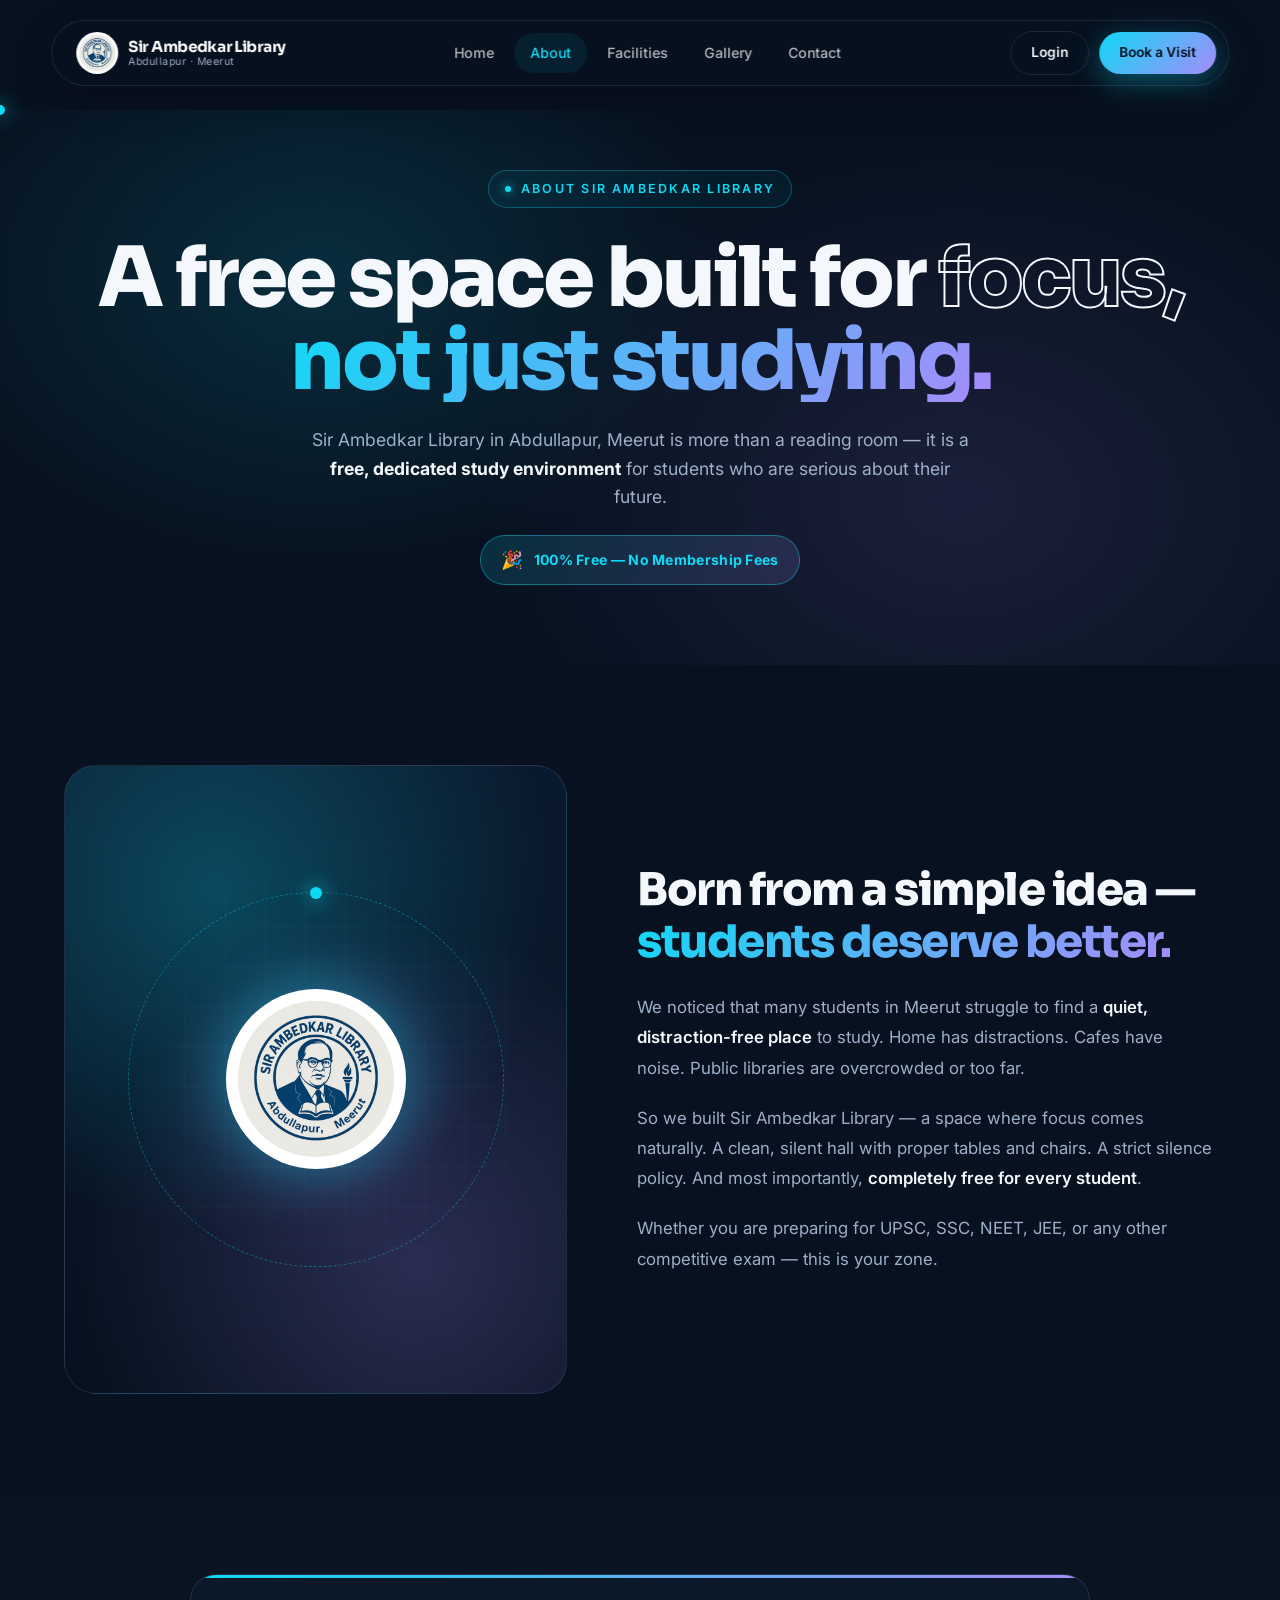
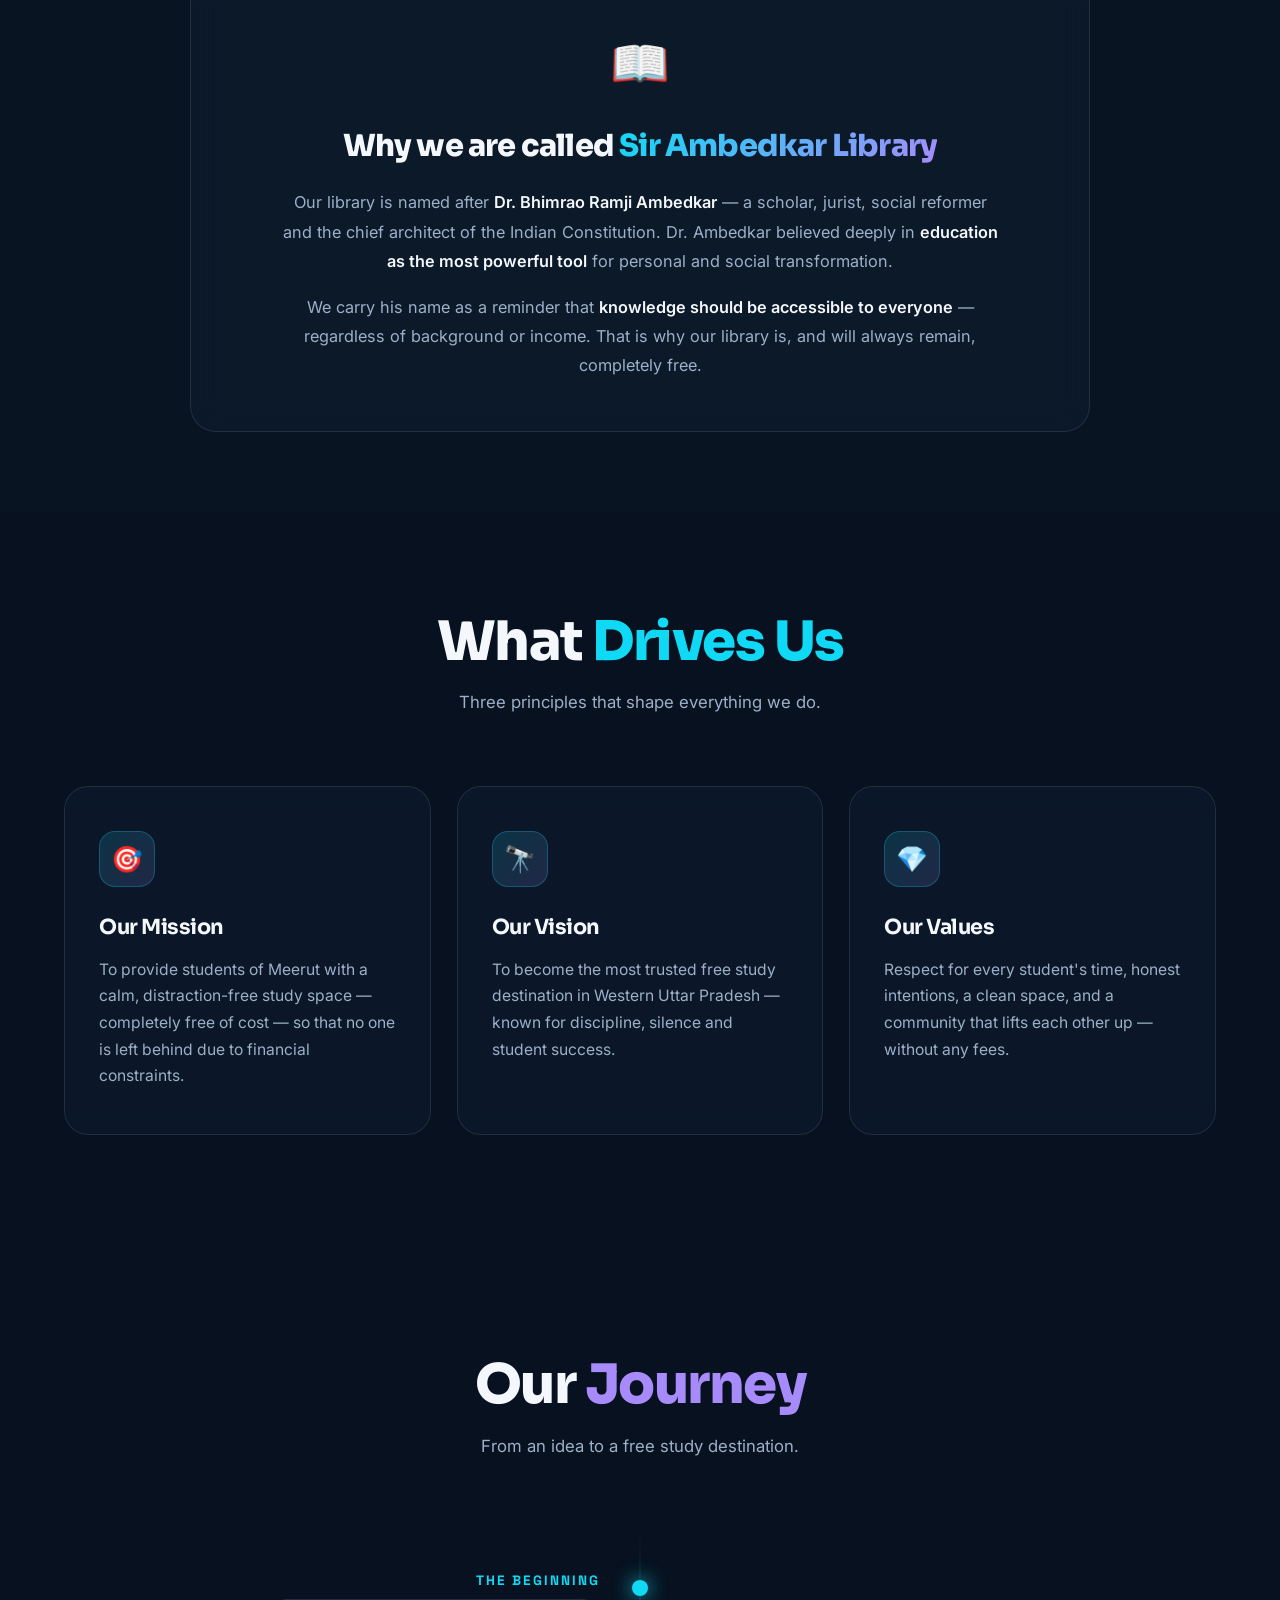
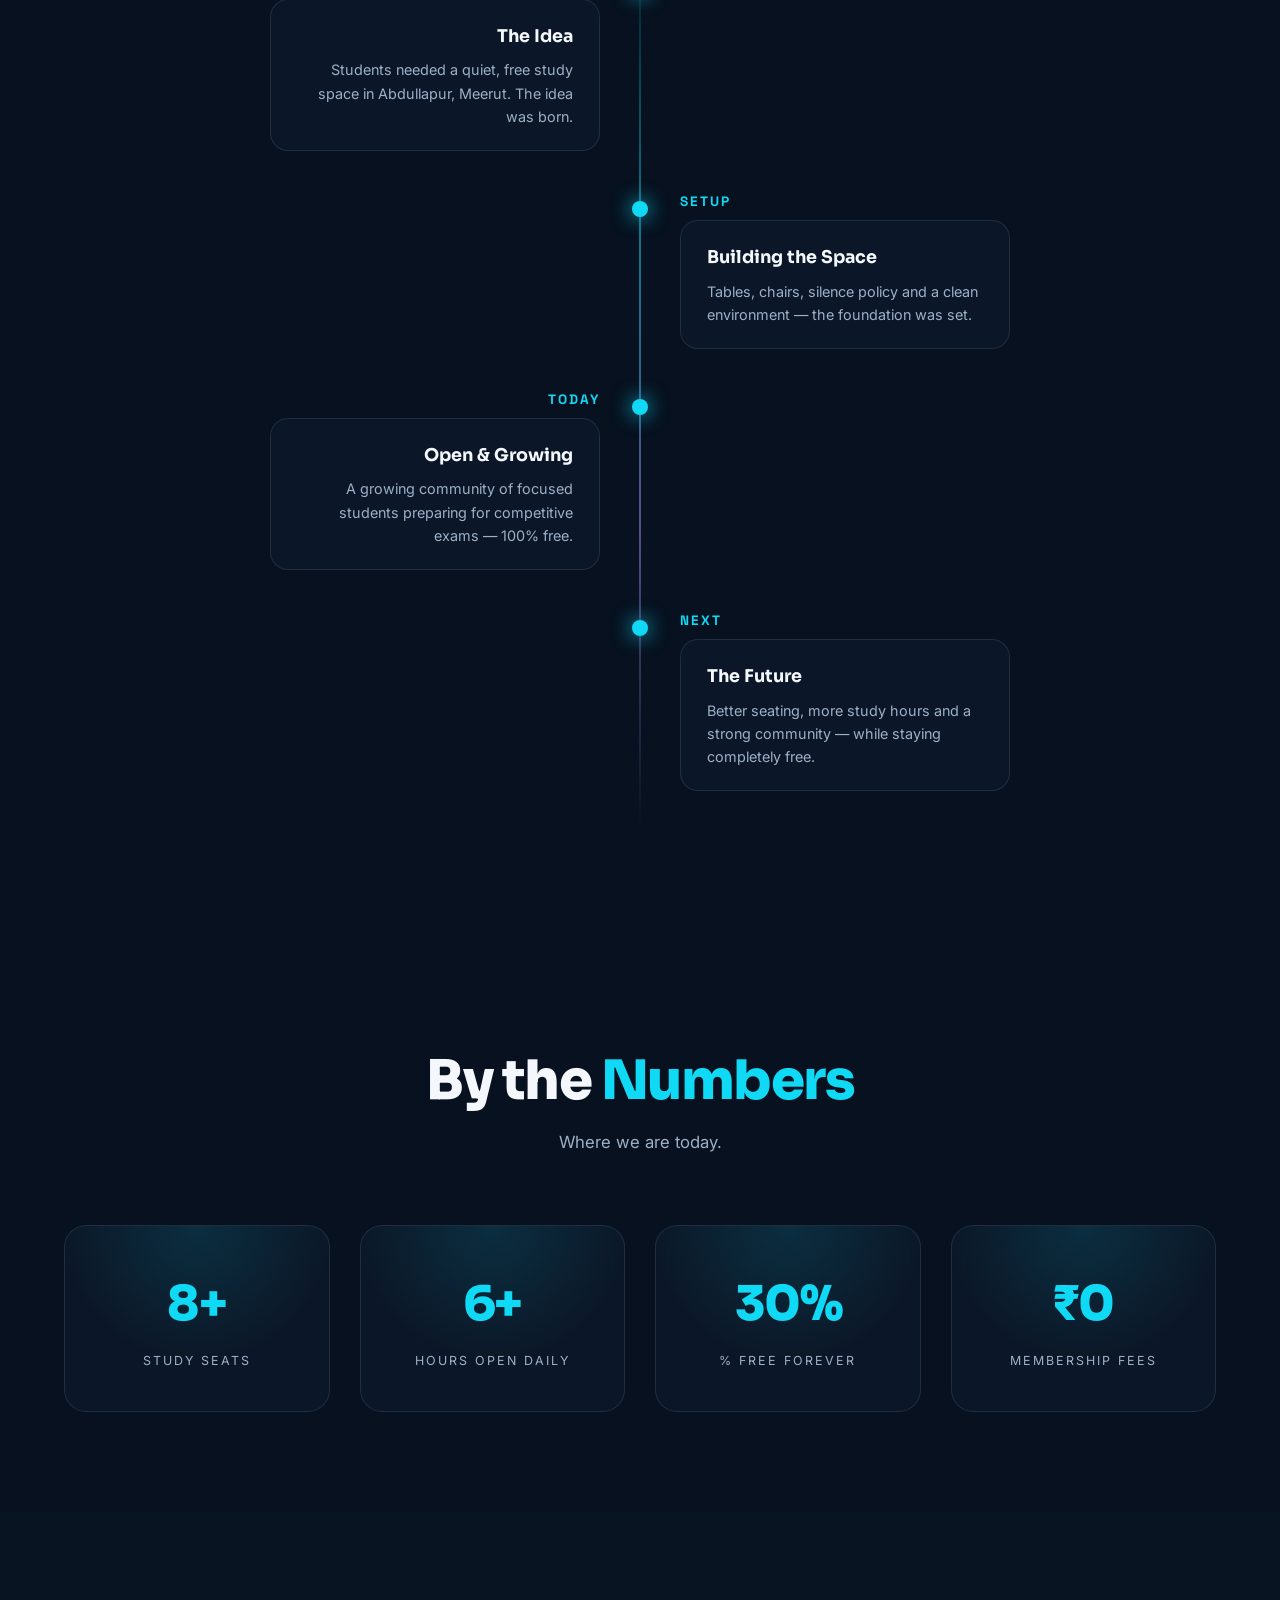
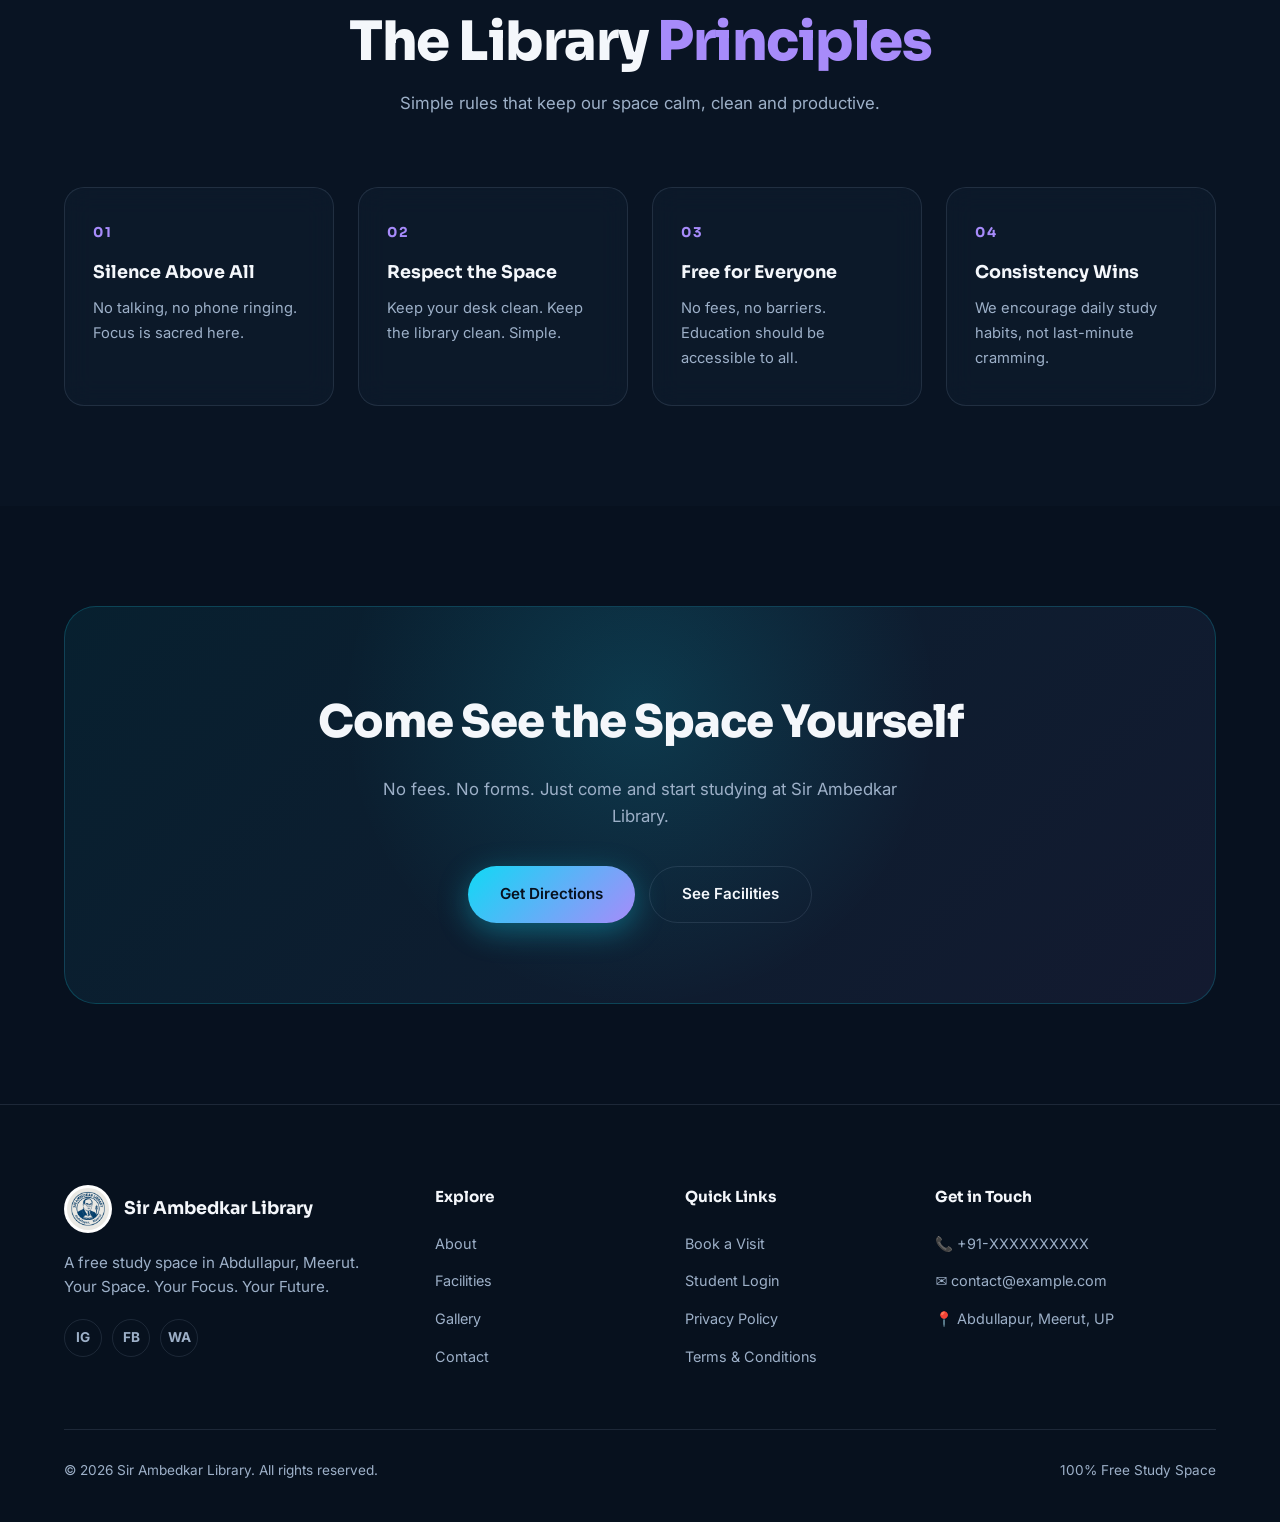
<file: about.html>
<!DOCTYPE html>
<html lang="en">
<head>
<meta charset="UTF-8">
<meta name="viewport" content="width=device-width, initial-scale=1.0, viewport-fit=cover">
<title>About — Sir Ambedkar Library | Free Study Space in Meerut</title>
<meta name="description" content="About Sir Ambedkar Library in Abdullapur, Meerut — a completely free, quiet study space for students preparing for competitive exams.">
<meta name="keywords" content="About Sir Ambedkar Library, Free Library Meerut, Study Space Abdullapur">
<meta name="author" content="Sir Ambedkar Library">
<link rel="icon" href="logo.png">
<meta name="robots" content="index, follow">
<link rel="canonical" href="https://www.sirambedkarlibrary.com/about.html">

<meta property="og:title" content="About — Sir Ambedkar Library">
<meta property="og:description" content="A free study space built for focus and consistency.">
<meta property="og:type" content="website">
<meta property="og:image" content="logo.png">

<link rel="preconnect" href="https://fonts.googleapis.com">
<link rel="preconnect" href="https://fonts.gstatic.com" crossorigin>
<link href="https://fonts.googleapis.com/css2?family=Inter:wght@300;400;500;600;700;800;900&family=Sora:wght@400;500;600;700;800&family=Space+Grotesk:wght@400;500;600;700&display=swap" rel="stylesheet">

<style>
/* ============================================================ */
/* === ROOT === */
/* ============================================================ */
:root {
  --midnight: #07111F;
  --deep-blue: #101E30;
  --cyan: #10D9F5;
  --violet: #A78BFA;
  --cloud: #F4F7FB;
  --muted: #9DB0C8;
  --navy: #1B3A6B;

  --bg: var(--midnight);
  --text: var(--cloud);
  --card-bg: rgba(16, 30, 48, 0.55);
  --card-border: rgba(157, 176, 200, 0.15);

  --font-body: 'Inter', system-ui, sans-serif;
  --font-display: 'Sora', 'Inter', sans-serif;
  --font-mono: 'Space Grotesk', monospace;

  --transition: all 0.5s cubic-bezier(0.4, 0, 0.2, 1);
}

/* ============================================================ */
/* === RESET === */
/* ============================================================ */
*, *::before, *::after { margin: 0; padding: 0; box-sizing: border-box; }
html { scroll-behavior: smooth; -webkit-text-size-adjust: 100%; }
body {
  font-family: var(--font-body);
  background: var(--bg);
  color: var(--text);
  line-height: 1.6;
  overflow-x: hidden;
  cursor: none;
  padding-top: 110px;
}
a, button, input, textarea { cursor: none; }
img { max-width: 100%; display: block; }
ul { list-style: none; }
a { color: inherit; text-decoration: none; }

/* ============================================================ */
/* === UTILITY === */
/* ============================================================ */
.container { max-width: 1200px; margin: 0 auto; padding: 0 24px; }
.section-padding { padding: 120px 0; }
.text-center { text-align: center; }
.text-cyan { color: var(--cyan); }
.text-violet { color: var(--violet); }
.section-header { margin-bottom: 70px; }
.section-header h2 {
  font-family: var(--font-display);
  font-size: clamp(2rem, 5vw, 3.4rem);
  font-weight: 800;
  margin-bottom: 18px;
  line-height: 1.1;
  letter-spacing: -1.5px;
}
.section-header p {
  font-size: 1.05rem;
  max-width: 620px;
  margin: 0 auto;
  color: var(--muted);
}

/* ============================================================ */
/* === CURSOR === */
/* ============================================================ */
.cursor-dot {
  width: 10px; height: 10px;
  background: var(--cyan);
  border-radius: 50%;
  position: fixed;
  pointer-events: none;
  z-index: 9999;
  transform: translate(-50%, -50%);
  transition: width 0.3s ease, height 0.3s ease, background-color 0.3s ease;
  box-shadow: 0 0 20px var(--cyan);
}
.cursor-dot.hover {
  width: 48px; height: 48px;
  background: var(--violet);
  box-shadow: 0 0 30px var(--violet);
  mix-blend-mode: difference;
}

/* ============================================================ */
/* === PRELOADER === */
/* ============================================================ */
.preloader {
  position: fixed; inset: 0;
  background: #07111F; z-index: 10000;
  display: flex; justify-content: center; align-items: center;
  flex-direction: column; gap: 24px;
  transition: opacity 0.9s ease, visibility 0.9s ease;
}
.preloader.hidden { opacity: 0; visibility: hidden; }
.preloader-logo {
  display: flex; flex-direction: column; align-items: center; gap: 14px;
}
.preloader-logo img {
  width: 90px; height: 90px; border-radius: 50%;
  background: #fff; padding: 6px;
  animation: pulseLogo 1.8s ease-in-out infinite;
}
.preloader-logo-text {
  font-family: var(--font-display);
  font-size: 1.1rem; font-weight: 700;
  color: #fff; letter-spacing: 3px;
  text-transform: uppercase;
}
.preloader-bar {
  width: 220px; height: 2px;
  background: rgba(255,255,255,0.08);
  border-radius: 10px; overflow: hidden;
}
.preloader-bar-fill {
  height: 100%; width: 0%;
  background: linear-gradient(90deg, var(--cyan), var(--violet));
  animation: loadBar 1.6s ease-in-out forwards;
}
@keyframes pulseLogo {
  0%, 100% { transform: scale(1); box-shadow: 0 0 0 0 rgba(16,217,245,0.4); }
  50% { transform: scale(1.05); box-shadow: 0 0 30px 8px rgba(16,217,245,0.15); }
}
@keyframes loadBar { 0% { width: 0%; } 100% { width: 100%; } }

/* ============================================================ */
/* === BUTTONS === */
/* ============================================================ */
.btn {
  display: inline-flex; align-items: center; justify-content: center;
  padding: 15px 32px; border-radius: 50px;
  font-weight: 600; font-size: 0.95rem;
  transition: var(--transition);
  cursor: none; border: none; gap: 10px;
  font-family: var(--font-body);
}
.btn-primary {
  background: linear-gradient(135deg, var(--cyan), var(--violet));
  color: var(--midnight);
  box-shadow: 0 8px 30px rgba(16,217,245,0.35);
}
.btn-primary:hover {
  transform: translateY(-3px) scale(1.03);
  box-shadow: 0 12px 40px rgba(16,217,245,0.55);
}
.btn-ghost {
  background: transparent;
  color: var(--text);
  border: 1.5px solid var(--card-border);
}
.btn-ghost:hover {
  border-color: var(--cyan);
  color: var(--cyan);
  transform: translateY(-3px) scale(1.02);
}

/* ============================================================ */
/* === HEADER === */
/* ============================================================ */
.floating-header {
  position: fixed;
  top: 20px; left: 50%;
  transform: translateX(-50%);
  width: 92%; max-width: 1200px;
  z-index: 1000;
}
.header-inner {
  background: rgba(7, 17, 31, 0.78);
  backdrop-filter: blur(20px);
  -webkit-backdrop-filter: blur(20px);
  border: 1px solid var(--card-border);
  border-radius: 50px;
  padding: 10px 12px 10px 24px;
  display: flex;
  justify-content: space-between;
  align-items: center;
  gap: 20px;
  box-shadow: 0 12px 40px rgba(0,0,0,0.25);
}
.header-logo { display: flex; align-items: center; gap: 10px; flex-shrink: 0; }
.header-logo img {
  width: 42px; height: 42px; border-radius: 50%;
  background: #fff; padding: 3px;
}
.header-logo-text { display: flex; flex-direction: column; line-height: 1.1; }
.header-logo-text strong {
  font-family: var(--font-display);
  font-size: 0.95rem; color: #fff;
  letter-spacing: -0.3px;
}
.header-logo-text small { font-size: 0.65rem; color: var(--muted); letter-spacing: 0.5px; }

.desktop-nav { display: flex; gap: 4px; align-items: center; margin: 0 auto; }
.desktop-nav a {
  color: #fff;
  font-weight: 500;
  font-size: 0.88rem;
  transition: var(--transition);
  padding: 9px 16px;
  border-radius: 50px;
  opacity: 0.7;
  white-space: nowrap;
}
.desktop-nav a:hover {
  opacity: 1;
  color: var(--midnight);
  background: var(--cyan);
  transform: translateY(-2px);
  box-shadow: 0 6px 20px rgba(16,217,245,0.4);
}
.desktop-nav a.active {
  opacity: 1;
  color: var(--cyan);
  background: rgba(16,217,245,0.08);
}
.header-cta { display: flex; gap: 10px; align-items: center; flex-shrink: 0; }
.header-cta .btn { padding: 10px 20px; font-size: 0.85rem; }

/* ============================================================ */
/* === PROFILE === */
/* ============================================================ */
.profile-wrap { position: relative; }
.profile-trigger {
  display: flex; align-items: center; gap: 10px;
  padding: 6px 14px 6px 6px;
  border-radius: 50px;
  background: rgba(16,217,245,0.08);
  border: 1px solid rgba(16,217,245,0.25);
  transition: var(--transition);
  cursor: none;
  color: var(--text);
  font-family: var(--font-body);
}
.profile-trigger:hover {
  background: rgba(16,217,245,0.15);
  border-color: rgba(16,217,245,0.5);
}
.profile-avatar {
  width: 34px; height: 34px;
  border-radius: 50%;
  background: linear-gradient(135deg, var(--cyan), var(--violet));
  display: flex; align-items: center; justify-content: center;
  color: var(--midnight);
  font-family: var(--font-display);
  font-size: 0.88rem; font-weight: 800;
  flex-shrink: 0;
  box-shadow: 0 0 15px rgba(16,217,245,0.35);
}
.profile-name {
  font-size: 0.85rem; font-weight: 600;
  max-width: 110px;
  overflow: hidden; text-overflow: ellipsis; white-space: nowrap;
}
.profile-chevron { font-size: 0.7rem; color: var(--muted); transition: transform 0.3s ease; }
.profile-wrap.open .profile-chevron { transform: rotate(180deg); }

.profile-dropdown {
  position: absolute;
  top: calc(100% + 12px); right: 0;
  min-width: 240px;
  background: rgba(7, 17, 31, 0.98);
  border: 1px solid var(--card-border);
  border-radius: 18px;
  padding: 8px;
  box-shadow: 0 25px 60px rgba(0,0,0,0.55);
  backdrop-filter: blur(24px);
  opacity: 0; visibility: hidden;
  transform: translateY(-8px);
  transition: opacity 0.25s ease, transform 0.25s ease, visibility 0.25s ease;
  z-index: 1001;
}
.profile-wrap.open .profile-dropdown {
  opacity: 1; visibility: visible;
  transform: translateY(0);
}
.profile-dd-header {
  padding: 14px 16px;
  border-bottom: 1px solid var(--card-border);
  margin-bottom: 8px;
}
.profile-dd-name {
  font-family: var(--font-display);
  font-size: 0.95rem; font-weight: 700;
  margin-bottom: 3px;
  word-break: break-word;
}
.profile-dd-email {
  font-size: 0.78rem; color: var(--muted);
  word-break: break-word;
}
.profile-dd-badge {
  display: inline-flex; align-items: center; gap: 6px;
  font-size: 0.65rem; font-weight: 700;
  letter-spacing: 1px; text-transform: uppercase;
  color: var(--cyan);
  padding: 3px 10px;
  border-radius: 50px;
  background: rgba(16,217,245,0.1);
  border: 1px solid rgba(16,217,245,0.25);
  margin-top: 8px;
}
.profile-dd-badge::before {
  content: '';
  width: 5px; height: 5px; border-radius: 50%;
  background: var(--cyan);
  box-shadow: 0 0 8px var(--cyan);
}
.profile-dd-item {
  display: flex; align-items: center; gap: 12px;
  padding: 10px 14px;
  border-radius: 10px;
  color: var(--muted);
  font-size: 0.88rem;
  transition: var(--transition);
  cursor: none;
  width: 100%; text-align: left;
  font-family: var(--font-body);
  background: transparent; border: none;
}
.profile-dd-item:hover { background: rgba(16,217,245,0.08); color: var(--text); }
.profile-dd-item .ic { width: 18px; font-size: 0.95rem; text-align: center; flex-shrink: 0; }
.profile-dd-divider { height: 1px; background: var(--card-border); margin: 6px 0; }
.profile-dd-item.logout { color: #ff9b9b; }
.profile-dd-item.logout:hover { background: rgba(239,68,68,0.1); color: #ff9b9b; }

/* ============================================================ */
/* === HAMBURGER === */
/* ============================================================ */
.hamburger-btn {
  display: none;
  background: rgba(16,217,245,0.12);
  border: 1px solid var(--card-border);
  border-radius: 50%;
  width: 44px; height: 44px;
  flex-direction: column;
  justify-content: center;
  align-items: center;
  gap: 5px;
  cursor: none;
  transition: var(--transition);
  flex-shrink: 0;
}
.hamburger-btn:hover { background: var(--cyan); }
.hamburger-btn span {
  width: 20px; height: 2px;
  background: #fff; border-radius: 2px;
  transition: var(--transition);
}
.hamburger-btn.active span:nth-child(1) { transform: translateY(7px) rotate(45deg); }
.hamburger-btn.active span:nth-child(2) { opacity: 0; }
.hamburger-btn.active span:nth-child(3) { transform: translateY(-7px) rotate(-45deg); }

/* ============================================================ */
/* === MOBILE MENU === */
/* ============================================================ */
.menu-overlay {
  position: fixed; inset: 0;
  background: rgba(7, 17, 31, 0.98);
  backdrop-filter: blur(24px);
  z-index: 999;
  display: flex; justify-content: center; align-items: center;
  opacity: 0; visibility: hidden;
  transition: opacity 0.5s ease, visibility 0.5s ease;
  overflow-y: auto;
}
.menu-overlay.active { opacity: 1; visibility: visible; }
.menu-content { text-align: center; padding: 40px 24px; width: 100%; max-width: 500px; }
.menu-content ul { display: flex; flex-direction: column; gap: 18px; }
.menu-content a {
  font-family: var(--font-display);
  font-size: clamp(1.4rem, 6vw, 2rem);
  font-weight: 700;
  color: #fff;
  letter-spacing: -1px;
  opacity: 0.65;
  transition: var(--transition);
  display: inline-block;
}
.menu-content a:hover, .menu-content a.active {
  opacity: 1; color: var(--cyan);
  transform: translateX(16px);
}
.mobile-user-card {
  margin-top: 30px;
  padding: 20px;
  background: rgba(16,217,245,0.06);
  border: 1px solid rgba(16,217,245,0.25);
  border-radius: 18px;
  display: flex; align-items: center; gap: 14px;
  text-align: left;
}
.mobile-user-avatar {
  width: 44px; height: 44px;
  border-radius: 50%;
  background: linear-gradient(135deg, var(--cyan), var(--violet));
  display: flex; align-items: center; justify-content: center;
  color: var(--midnight);
  font-family: var(--font-display);
  font-weight: 800; font-size: 1.05rem;
  flex-shrink: 0;
}
.mobile-user-info { flex: 1; min-width: 0; }
.mobile-user-name {
  font-family: var(--font-display);
  font-size: 0.9rem; font-weight: 700;
  white-space: nowrap; overflow: hidden; text-overflow: ellipsis;
}
.mobile-user-email {
  font-size: 0.75rem; color: var(--muted);
  white-space: nowrap; overflow: hidden; text-overflow: ellipsis;
}
.mobile-actions {
  display: flex; flex-direction: column; gap: 10px;
  margin-top: 20px;
}
.mobile-actions .btn { width: 100%; justify-content: center; }

/* ============================================================ */
/* === PAGE HEAD === */
/* ============================================================ */
.page-head {
  position: relative;
  padding: 60px 0 80px;
  overflow: hidden;
  text-align: center;
}
.page-head::before {
  content: '';
  position: absolute;
  inset: 0;
  background:
    radial-gradient(700px 500px at 25% 30%, rgba(16,217,245,0.14), transparent 60%),
    radial-gradient(800px 600px at 75% 70%, rgba(167,139,250,0.12), transparent 60%);
  pointer-events: none;
}
.page-head-inner { position: relative; z-index: 2; }
.page-head-eyebrow {
  display: inline-flex; align-items: center; gap: 10px;
  font-size: 0.78rem; letter-spacing: 0.18em;
  text-transform: uppercase;
  color: var(--cyan); font-weight: 600;
  padding: 8px 16px;
  border: 1px solid rgba(16,217,245,0.3);
  border-radius: 50px;
  margin-bottom: 28px;
  background: rgba(16,217,245,0.05);
}
.page-head-eyebrow .dot {
  width: 6px; height: 6px; border-radius: 50%;
  background: var(--cyan);
  box-shadow: 0 0 10px var(--cyan);
  animation: pulseDot 2s infinite;
}
@keyframes pulseDot { 0%,100% { opacity: 1; } 50% { opacity: 0.3; } }
.page-head h1 {
  font-family: var(--font-display);
  font-size: clamp(2.4rem, 6.5vw, 5.5rem);
  font-weight: 800;
  line-height: 1;
  letter-spacing: -3px;
  margin-bottom: 24px;
}
.page-head h1 .line-outline {
  color: transparent;
  -webkit-text-stroke: 2px var(--text);
  display: inline-block;
}
.page-head h1 .line-gradient {
  background: linear-gradient(135deg, var(--cyan), var(--violet));
  -webkit-background-clip: text;
  background-clip: text;
  -webkit-text-fill-color: transparent;
  display: inline-block;
}
.page-head p {
  font-size: 1.1rem;
  color: var(--muted);
  max-width: 660px;
  margin: 0 auto;
}
.page-head p strong { color: var(--text); }

/* ============================================================ */
/* === FREE BADGE === */
/* ============================================================ */
.free-badge {
  display: inline-flex;
  align-items: center;
  gap: 10px;
  padding: 10px 20px;
  background: linear-gradient(135deg, rgba(16,217,245,0.15), rgba(167,139,250,0.15));
  border: 1px solid rgba(16,217,245,0.4);
  border-radius: 50px;
  font-weight: 700;
  color: var(--cyan);
  font-size: 0.88rem;
  margin-top: 24px;
  letter-spacing: 0.3px;
}
.free-badge .ic { font-size: 1.1rem; }

/* ============================================================ */
/* === STORY === */
/* ============================================================ */
.story-section {
  padding: 100px 0;
  position: relative;
}
.story-grid {
  display: grid;
  grid-template-columns: 1fr 1.15fr;
  gap: 70px;
  align-items: center;
}
.story-visual {
  position: relative;
  aspect-ratio: 4 / 5;
  border-radius: 32px;
  overflow: hidden;
  border: 1px solid var(--card-border);
  background:
    radial-gradient(circle at 30% 20%, rgba(16,217,245,0.25), transparent 55%),
    radial-gradient(circle at 70% 80%, rgba(167,139,250,0.22), transparent 55%),
    linear-gradient(180deg, #0a1a2e 0%, #07111F 100%);
  display: flex;
  align-items: center;
  justify-content: center;
  padding: 40px;
}
.story-visual::after {
  content: '';
  position: absolute;
  inset: 0;
  background-image:
    linear-gradient(rgba(16,217,245,0.06) 1px, transparent 1px),
    linear-gradient(90deg, rgba(16,217,245,0.06) 1px, transparent 1px);
  background-size: 40px 40px;
  pointer-events: none;
  mask-image: radial-gradient(circle at center, #000 30%, transparent 75%);
  -webkit-mask-image: radial-gradient(circle at center, #000 30%, transparent 75%);
}
.story-visual-logo {
  position: relative;
  z-index: 2;
  width: 180px; height: 180px;
  border-radius: 50%;
  background: #fff;
  padding: 12px;
  box-shadow:
    0 0 60px rgba(16,217,245,0.4),
    0 0 100px rgba(167,139,250,0.25);
  animation: floatLogo 6s ease-in-out infinite;
}
@keyframes floatLogo {
  0%, 100% { transform: translateY(0); }
  50% { transform: translateY(-14px); }
}
.story-visual-ring {
  position: absolute;
  width: 75%;
  aspect-ratio: 1;
  border-radius: 50%;
  border: 1px dashed rgba(16,217,245,0.35);
  animation: rotateRing 30s linear infinite;
}
.story-visual-ring::before {
  content: '';
  position: absolute;
  top: -6px; left: 50%;
  transform: translateX(-50%);
  width: 12px; height: 12px;
  border-radius: 50%;
  background: var(--cyan);
  box-shadow: 0 0 20px var(--cyan);
}
@keyframes rotateRing { from { transform: rotate(0); } to { transform: rotate(360deg); } }

.story-content h2 {
  font-family: var(--font-display);
  font-size: clamp(1.8rem, 4vw, 2.8rem);
  font-weight: 800;
  line-height: 1.15;
  letter-spacing: -1.5px;
  margin-bottom: 24px;
}
.story-content h2 span {
  background: linear-gradient(135deg, var(--cyan), var(--violet));
  -webkit-background-clip: text;
  background-clip: text;
  -webkit-text-fill-color: transparent;
}
.story-content p {
  color: var(--muted);
  font-size: 1.05rem;
  line-height: 1.8;
  margin-bottom: 20px;
}
.story-content p strong { color: var(--text); font-weight: 600; }

/* ============================================================ */
/* === NAME ORIGIN === */
/* ============================================================ */
.name-section {
  padding: 80px 0;
  background: rgba(16, 30, 48, 0.25);
}
.name-card {
  max-width: 900px;
  margin: 0 auto;
  padding: 50px 40px;
  background: var(--card-bg);
  border: 1px solid var(--card-border);
  border-radius: 26px;
  backdrop-filter: blur(14px);
  text-align: center;
  position: relative;
  overflow: hidden;
}
.name-card::before {
  content: '';
  position: absolute;
  top: 0; left: 0; right: 0;
  height: 3px;
  background: linear-gradient(90deg, var(--cyan), var(--violet));
}
.name-card-icon {
  font-size: 3rem;
  margin-bottom: 20px;
}
.name-card h3 {
  font-family: var(--font-display);
  font-size: clamp(1.4rem, 3vw, 1.9rem);
  font-weight: 800;
  letter-spacing: -0.8px;
  margin-bottom: 18px;
}
.name-card h3 span {
  background: linear-gradient(135deg, var(--cyan), var(--violet));
  -webkit-background-clip: text;
  background-clip: text;
  -webkit-text-fill-color: transparent;
}
.name-card p {
  color: var(--muted);
  font-size: 1.02rem;
  line-height: 1.8;
  max-width: 720px;
  margin: 0 auto;
}
.name-card p strong { color: var(--text); font-weight: 600; }

/* ============================================================ */
/* === MVV === */
/* ============================================================ */
.mvv-section { padding: 100px 0; }
.mvv-grid {
  display: grid;
  grid-template-columns: repeat(auto-fit, minmax(280px, 1fr));
  gap: 26px;
}
.mvv-card {
  position: relative;
  padding: 44px 34px;
  background: var(--card-bg);
  border: 1px solid var(--card-border);
  border-radius: 24px;
  transition: var(--transition);
  backdrop-filter: blur(14px);
  overflow: hidden;
}
.mvv-card::before {
  content: '';
  position: absolute;
  top: 0; left: 0; right: 0;
  height: 3px;
  background: linear-gradient(90deg, var(--cyan), var(--violet));
  opacity: 0;
  transition: opacity 0.4s ease;
}
.mvv-card:hover {
  transform: translateY(-6px);
  border-color: rgba(16,217,245,0.35);
  box-shadow: 0 20px 50px rgba(0,0,0,0.3);
}
.mvv-card:hover::before { opacity: 1; }
.mvv-icon {
  width: 56px; height: 56px;
  border-radius: 16px;
  background: linear-gradient(135deg, rgba(16,217,245,0.15), rgba(167,139,250,0.15));
  border: 1px solid rgba(16,217,245,0.25);
  display: flex; align-items: center; justify-content: center;
  font-size: 1.6rem;
  margin-bottom: 24px;
}
.mvv-card h3 {
  font-family: var(--font-display);
  font-size: 1.3rem;
  font-weight: 700;
  margin-bottom: 12px;
  letter-spacing: -0.5px;
}
.mvv-card p { color: var(--muted); font-size: 0.98rem; line-height: 1.7; }

/* ============================================================ */
/* === TIMELINE === */
/* ============================================================ */
.timeline-section { padding: 120px 0; position: relative; }
.timeline {
  position: relative;
  max-width: 820px;
  margin: 0 auto;
  padding: 20px 0;
}
.timeline::before {
  content: '';
  position: absolute;
  left: 50%;
  top: 0; bottom: 0;
  width: 2px;
  background: linear-gradient(180deg, transparent, var(--cyan), var(--violet), transparent);
  transform: translateX(-50%);
  opacity: 0.5;
}
.timeline-item {
  position: relative;
  width: 50%;
  padding: 20px 40px;
  display: flex;
  flex-direction: column;
}
.timeline-item:nth-child(odd) {
  left: 0;
  text-align: right;
  align-items: flex-end;
}
.timeline-item:nth-child(even) {
  left: 50%;
  text-align: left;
  align-items: flex-start;
}
.timeline-dot {
  position: absolute;
  top: 30px;
  width: 16px; height: 16px;
  border-radius: 50%;
  background: var(--cyan);
  box-shadow: 0 0 20px var(--cyan);
  z-index: 2;
}
.timeline-item:nth-child(odd) .timeline-dot { right: -8px; }
.timeline-item:nth-child(even) .timeline-dot { left: -8px; }
.timeline-year {
  font-family: var(--font-mono);
  font-size: 0.85rem;
  font-weight: 700;
  letter-spacing: 2px;
  color: var(--cyan);
  text-transform: uppercase;
  margin-bottom: 8px;
}
.timeline-card {
  padding: 22px 26px;
  background: var(--card-bg);
  border: 1px solid var(--card-border);
  border-radius: 18px;
  backdrop-filter: blur(14px);
  transition: var(--transition);
  max-width: 340px;
}
.timeline-card:hover {
  transform: translateY(-4px);
  border-color: rgba(16,217,245,0.35);
}
.timeline-card h4 {
  font-family: var(--font-display);
  font-size: 1.1rem;
  font-weight: 700;
  margin-bottom: 8px;
}
.timeline-card p { color: var(--muted); font-size: 0.9rem; line-height: 1.6; }

/* ============================================================ */
/* === NUMBERS === */
/* ============================================================ */
.numbers-section { padding: 100px 0; }
.numbers-grid {
  display: grid;
  grid-template-columns: repeat(auto-fit, minmax(220px, 1fr));
  gap: 30px;
}
.number-card {
  text-align: center;
  padding: 40px 24px;
  background: var(--card-bg);
  border: 1px solid var(--card-border);
  border-radius: 22px;
  backdrop-filter: blur(14px);
  transition: var(--transition);
  position: relative;
  overflow: hidden;
}
.number-card::before {
  content: '';
  position: absolute;
  inset: 0;
  background: radial-gradient(circle at 50% 0%, rgba(16,217,245,0.12), transparent 60%);
  pointer-events: none;
}
.number-card:hover {
  transform: translateY(-6px);
  border-color: rgba(16,217,245,0.35);
}
.number-value {
  font-family: var(--font-display);
  font-size: 3rem;
  font-weight: 800;
  color: var(--cyan);
  margin-bottom: 8px;
  letter-spacing: -1.5px;
  position: relative;
  z-index: 1;
}
.number-label {
  font-size: 0.78rem;
  text-transform: uppercase;
  letter-spacing: 2px;
  color: var(--muted);
  position: relative;
  z-index: 1;
}

/* ============================================================ */
/* === PRINCIPLES === */
/* ============================================================ */
.principles-section { padding: 100px 0; background: rgba(16, 30, 48, 0.25); }
.principles-grid {
  display: grid;
  grid-template-columns: repeat(auto-fit, minmax(240px, 1fr));
  gap: 24px;
}
.principle-card {
  padding: 34px 28px;
  background: var(--card-bg);
  border: 1px solid var(--card-border);
  border-radius: 20px;
  transition: var(--transition);
  backdrop-filter: blur(14px);
}
.principle-card:hover {
  transform: translateY(-5px);
  border-color: rgba(167,139,250,0.4);
  box-shadow: 0 0 40px rgba(167,139,250,0.15);
}
.principle-num {
  font-family: var(--font-display);
  font-size: 0.85rem;
  font-weight: 700;
  color: var(--violet);
  letter-spacing: 2px;
  margin-bottom: 14px;
}
.principle-card h4 {
  font-family: var(--font-display);
  font-size: 1.1rem;
  font-weight: 700;
  margin-bottom: 10px;
}
.principle-card p { color: var(--muted); font-size: 0.92rem; line-height: 1.7; }

/* ============================================================ */
/* === CTA === */
/* ============================================================ */
.cta-section { padding: 100px 0; }
.cta-card {
  position: relative;
  background: linear-gradient(135deg, rgba(16,217,245,0.08), rgba(167,139,250,0.08));
  border: 1px solid rgba(16,217,245,0.2);
  border-radius: 32px;
  padding: 80px 40px;
  text-align: center;
  overflow: hidden;
}
.cta-card::before {
  content: '';
  position: absolute;
  top: -50%; left: 50%;
  transform: translateX(-50%);
  width: 600px; height: 600px;
  background: radial-gradient(circle, rgba(16,217,245,0.15), transparent 70%);
  pointer-events: none;
}
.cta-card h2 {
  font-family: var(--font-display);
  font-size: clamp(1.8rem, 4vw, 2.8rem);
  font-weight: 800;
  margin-bottom: 18px;
  letter-spacing: -1px;
  position: relative;
  z-index: 1;
}
.cta-card p {
  color: var(--muted);
  font-size: 1.05rem;
  max-width: 520px;
  margin: 0 auto 36px;
  position: relative;
  z-index: 1;
}
.cta-card .btn-group {
  display: flex; gap: 14px; justify-content: center; flex-wrap: wrap;
  position: relative; z-index: 1;
}

/* ============================================================ */
/* === FOOTER === */
/* ============================================================ */
.footer {
  padding: 80px 0 40px;
  border-top: 1px solid var(--card-border);
  background: rgba(7, 17, 31, 0.6);
}
.footer-grid {
  display: grid;
  grid-template-columns: 1.6fr 1fr 1fr 1.4fr;
  gap: 50px;
  margin-bottom: 60px;
}
.footer-brand .logo-wrap {
  display: flex; align-items: center; gap: 12px;
  margin-bottom: 18px;
}
.footer-brand .logo-wrap img {
  width: 48px; height: 48px; border-radius: 50%;
  background: #fff; padding: 3px;
}
.footer-brand .logo-wrap strong {
  font-family: var(--font-display);
  font-size: 1.1rem;
}
.footer-brand p {
  color: var(--muted);
  font-size: 0.95rem;
  max-width: 320px;
  margin-bottom: 20px;
}
.footer-social { display: flex; gap: 10px; }
.footer-social a {
  width: 38px; height: 38px;
  border-radius: 50%;
  border: 1px solid var(--card-border);
  display: flex; align-items: center; justify-content: center;
  color: var(--muted);
  transition: var(--transition);
  font-size: 0.85rem; font-weight: 700;
}
.footer-social a:hover {
  color: var(--cyan);
  border-color: var(--cyan);
  transform: translateY(-3px);
}
.footer-col h4 {
  font-family: var(--font-display);
  font-size: 0.95rem;
  margin-bottom: 22px;
}
.footer-col ul { display: flex; flex-direction: column; gap: 12px; }
.footer-col ul li a {
  color: var(--muted);
  font-size: 0.9rem;
  transition: var(--transition);
}
.footer-col ul li a:hover { color: var(--cyan); padding-left: 6px; }
.footer-bottom {
  padding-top: 30px;
  border-top: 1px solid var(--card-border);
  display: flex;
  justify-content: space-between;
  align-items: center;
  flex-wrap: wrap;
  gap: 16px;
  color: var(--muted);
  font-size: 0.85rem;
}

/* ============================================================ */
/* === MOBILE BOTTOM NAV === */
/* ============================================================ */
.bottom-nav {
  display: none;
  position: fixed;
  bottom: 0; left: 0;
  width: 100%;
  background: rgba(7, 17, 31, 0.95);
  backdrop-filter: blur(20px);
  border-top: 1px solid var(--card-border);
  z-index: 2000;
  padding: 8px 0;
  padding-bottom: calc(8px + env(safe-area-inset-bottom));
}
.bottom-nav ul { display: flex; justify-content: space-around; }
.bottom-nav li { flex: 1; text-align: center; }
.bottom-nav a {
  display: flex; flex-direction: column;
  align-items: center; justify-content: center;
  gap: 4px;
  color: var(--muted);
  opacity: 0.6;
  transition: var(--transition);
  padding: 6px 0;
  position: relative;
}
.bottom-nav a:hover, .bottom-nav a.active { opacity: 1; color: var(--cyan); }
.bottom-nav a svg {
  width: 22px; height: 22px;
  stroke: currentColor; fill: none;
  stroke-width: 2;
  stroke-linecap: round; stroke-linejoin: round;
}
.bottom-nav a span {
  font-size: 0.58rem;
  font-weight: 600;
  text-transform: uppercase;
  letter-spacing: 0.5px;
}
.bottom-nav a.active::before {
  content: '';
  position: absolute;
  top: -8px; left: 50%;
  transform: translateX(-50%);
  width: 28px; height: 3px;
  background: var(--cyan);
  border-radius: 0 0 3px 3px;
}

/* ============================================================ */
/* === REVEAL === */
/* ============================================================ */
.reveal { opacity: 0; transform: translateY(50px); transition: opacity 1s ease, transform 1s ease; }
.reveal.visible { opacity: 1; transform: translateY(0); }
.reveal-left { opacity: 0; transform: translateX(-60px); transition: opacity 1s ease, transform 1s ease; }
.reveal-left.visible { opacity: 1; transform: translateX(0); }
.reveal-right { opacity: 0; transform: translateX(60px); transition: opacity 1s ease, transform 1s ease; }
.reveal-right.visible { opacity: 1; transform: translateX(0); }

/* ============================================================ */
/* === RESPONSIVE === */
/* ============================================================ */
@media (max-width: 1024px) {
  .desktop-nav { display: none; }
  .hamburger-btn { display: flex; }
  .header-cta .btn-ghost,
  .header-cta .btn-primary { display: none; }
  .header-cta .profile-wrap { display: none; }
  .story-grid { grid-template-columns: 1fr; gap: 50px; }
  .story-visual { max-width: 420px; margin: 0 auto; }
  .footer-grid { grid-template-columns: 1fr 1fr; gap: 40px; }
  .timeline::before { left: 20px; }
  .timeline-item, .timeline-item:nth-child(odd), .timeline-item:nth-child(even) {
    width: 100%;
    left: 0;
    text-align: left;
    align-items: flex-start;
    padding-left: 56px;
    padding-right: 0;
  }
  .timeline-item:nth-child(odd) .timeline-dot,
  .timeline-item:nth-child(even) .timeline-dot { left: 12px; right: auto; }
  .timeline-card { max-width: 100%; }
}

@media (max-width: 768px) {
  body { padding-top: 85px; padding-bottom: 90px; cursor: auto; }
  a, button { cursor: pointer; }
  .cursor-dot { display: none; }

  .floating-header { top: 12px; width: 94%; }
  .header-inner { padding: 8px 8px 8px 16px; }
  .header-logo-text strong { font-size: 0.85rem; }
  .header-logo-text small { display: none; }
  .header-logo img { width: 36px; height: 36px; }
  .hamburger-btn { width: 40px; height: 40px; }

  .page-head { padding: 30px 0 60px; }
  .page-head h1 {
    font-size: clamp(2rem, 10vw, 3rem);
    letter-spacing: -1.5px;
    margin-bottom: 18px;
  }
  .page-head h1 .line-outline { -webkit-text-stroke: 1.5px var(--text); }
  .page-head p { font-size: 0.98rem; padding: 0 8px; }

  .section-padding { padding: 70px 0; }
  .section-header { margin-bottom: 48px; }
  .section-header h2 { font-size: 1.9rem; letter-spacing: -1px; }
  .section-header p { font-size: 0.95rem; }

  .story-section { padding: 60px 0; }
  .story-grid { gap: 36px; }
  .story-visual { aspect-ratio: 3 / 3.5; padding: 24px; border-radius: 24px; }
  .story-visual-logo { width: 120px; height: 120px; padding: 8px; }
  .story-content h2 { font-size: 1.7rem; letter-spacing: -1px; margin-bottom: 18px; }
  .story-content p { font-size: 0.95rem; line-height: 1.7; margin-bottom: 16px; }

  .name-section { padding: 50px 0; }
  .name-card { padding: 34px 24px; border-radius: 22px; }
  .name-card-icon { font-size: 2.2rem; margin-bottom: 16px; }
  .name-card h3 { font-size: 1.3rem; }
  .name-card p { font-size: 0.92rem; }

  .mvv-section { padding: 60px 0; }
  .mvv-grid { gap: 18px; }
  .mvv-card { padding: 30px 24px; border-radius: 20px; }
  .mvv-icon { width: 48px; height: 48px; font-size: 1.4rem; margin-bottom: 18px; }
  .mvv-card h3 { font-size: 1.1rem; }
  .mvv-card p { font-size: 0.9rem; }

  .timeline-section { padding: 60px 0; }
  .timeline-item { padding: 14px 0 14px 48px; }
  .timeline-item:nth-child(odd) .timeline-dot,
  .timeline-item:nth-child(even) .timeline-dot { left: 8px; }
  .timeline::before { left: 15px; }
  .timeline-card { padding: 18px 20px; border-radius: 16px; }
  .timeline-card h4 { font-size: 1rem; }
  .timeline-card p { font-size: 0.85rem; }
  .timeline-year { font-size: 0.72rem; letter-spacing: 1.5px; }

  .numbers-section { padding: 60px 0; }
  .numbers-grid { gap: 16px; grid-template-columns: repeat(2, 1fr); }
  .number-card { padding: 26px 16px; border-radius: 18px; }
  .number-value { font-size: 2rem; }
  .number-label { font-size: 0.65rem; letter-spacing: 1.2px; }

  .principles-section { padding: 60px 0; }
  .principles-grid { gap: 16px; }
  .principle-card { padding: 26px 22px; border-radius: 18px; }
  .principle-card h4 { font-size: 1rem; }
  .principle-card p { font-size: 0.86rem; }

  .cta-section { padding: 60px 0; }
  .cta-card { padding: 50px 24px; border-radius: 24px; }
  .cta-card h2 { font-size: 1.6rem; }
  .cta-card p { font-size: 0.95rem; margin-bottom: 26px; }
  .cta-card .btn-group { flex-direction: column; }
  .cta-card .btn-group .btn { width: 100%; }

  .footer { padding: 60px 0 30px; }
  .footer-grid { grid-template-columns: 1fr; gap: 32px; text-align: center; }
  .footer-brand p { margin: 0 auto 20px; }
  .footer-social { justify-content: center; }
  .footer-col ul li a:hover { padding-left: 0; }
  .footer-bottom { justify-content: center; text-align: center; }

  .bottom-nav { display: block; }
}

@media (max-width: 380px) {
  .header-logo-text strong { font-size: 0.78rem; }
  .page-head h1 { font-size: 1.9rem; }
  .story-visual-logo { width: 100px; height: 100px; }
  .number-value { font-size: 1.8rem; }
  .bottom-nav a span { font-size: 0.52rem; }
}

@media (prefers-reduced-motion: reduce) {
  *, *::before, *::after {
    animation-duration: 0.001ms !important;
    animation-iteration-count: 1 !important;
    transition-duration: 0.001ms !important;
  }
  html { scroll-behavior: auto; }
}
</style>

<script type="application/ld+json">
{
  "@context": "https://schema.org",
  "@type": "Library",
  "name": "Sir Ambedkar Library",
  "url": "https://www.sirambedkarlibrary.com",
  "address": {
    "@type": "PostalAddress",
    "addressLocality": "Abdullapur, Meerut",
    "addressRegion": "Uttar Pradesh",
    "addressCountry": "IN"
  }
}
</script>
</head>
<body>

<!-- CURSOR -->
<div class="cursor-dot" id="cursorDot"></div>

<!-- PRELOADER -->
<div class="preloader" id="preloader">
  <div class="preloader-logo">
    <img src="logo.png" alt="Sir Ambedkar Library" />
    <div class="preloader-logo-text">Sir Ambedkar Library</div>
  </div>
  <div class="preloader-bar"><div class="preloader-bar-fill"></div></div>
</div>

<!-- HEADER -->
<header class="floating-header">
  <div class="header-inner">
    <a href="index.html" class="header-logo">
      <img src="logo.png" alt="Sir Ambedkar Library logo" />
      <span class="header-logo-text">
        <strong>Sir Ambedkar Library</strong>
        <small>Abdullapur · Meerut</small>
      </span>
    </a>

    <nav class="desktop-nav">
      <a href="index.html">Home</a>
      <a href="about.html" class="active">About</a>
      <a href="facilities.html">Facilities</a>
      <a href="gallery.html">Gallery</a>
      <a href="contact.html">Contact</a>
    </nav>

    <div class="header-cta">
      <div id="guestCta" style="display: flex; gap: 10px; align-items: center;">
        <a href="login.html" class="btn btn-ghost">Login</a>
        <a href="book-visit.html" class="btn btn-primary">Book a Visit</a>
      </div>

      <div class="profile-wrap" id="profileWrap" style="display: none;">
        <button class="profile-trigger" id="profileTrigger" aria-haspopup="true" aria-expanded="false">
          <span class="profile-avatar" id="profileAvatar">U</span>
          <span class="profile-name" id="profileName">User</span>
          <span class="profile-chevron">▼</span>
        </button>

        <div class="profile-dropdown" id="profileDropdown" role="menu">
          <div class="profile-dd-header">
            <div class="profile-dd-name" id="ddName">User</div>
            <div class="profile-dd-email" id="ddEmail">user@example.com</div>
            <div class="profile-dd-badge">Member</div>
          </div>
          <a href="dashboard.html" class="profile-dd-item">
            <span class="ic">🏠</span> Dashboard
          </a>
          <a href="dashboard.html" class="profile-dd-item">
            <span class="ic">👤</span> My Profile
          </a>
          <div class="profile-dd-divider"></div>
          <button class="profile-dd-item logout" id="logoutBtn">
            <span class="ic">↪</span> Logout
          </button>
        </div>
      </div>

      <button class="hamburger-btn" id="hamburgerBtn" aria-label="Menu">
        <span></span><span></span><span></span>
      </button>
    </div>
  </div>
</header>

<!-- MOBILE MENU -->
<div class="menu-overlay" id="menuOverlay">
  <div class="menu-content">
    <ul>
      <li><a href="index.html">Home</a></li>
      <li><a href="about.html" class="active">About</a></li>
      <li><a href="facilities.html">Facilities</a></li>
      <li><a href="gallery.html">Gallery</a></li>
      <li><a href="contact.html">Contact</a></li>
    </ul>

    <div id="mobileUserCard" style="display: none;">
      <div class="mobile-user-card">
        <div class="mobile-user-avatar" id="mobileAvatar">U</div>
        <div class="mobile-user-info">
          <div class="mobile-user-name" id="mobileName">User</div>
          <div class="mobile-user-email" id="mobileEmail">user@example.com</div>
        </div>
      </div>
      <div class="mobile-actions">
        <a href="dashboard.html" class="btn btn-primary">Go to Dashboard</a>
        <button class="btn btn-ghost" id="mobileLogoutBtn">Logout</button>
      </div>
    </div>

    <div id="mobileGuestCard" class="mobile-actions">
      <a href="login.html" class="btn btn-ghost">Login</a>
      <a href="book-visit.html" class="btn btn-primary">Book a Visit</a>
    </div>
  </div>
</div>

<!-- PAGE HEAD -->
<section class="page-head">
  <div class="container page-head-inner">
    <div class="page-head-eyebrow">
      <span class="dot"></span>
      About Sir Ambedkar Library
    </div>
    <h1>
      A free space built for <span class="line-outline">focus,</span><br />
      <span class="line-gradient">not just studying.</span>
    </h1>
    <p>
      Sir Ambedkar Library in Abdullapur, Meerut is more than a reading room — it is a <strong>free, dedicated study environment</strong> for students who are serious about their future.
    </p>

    <div class="free-badge">
      <span class="ic">🎉</span>
      100% Free — No Membership Fees
    </div>
  </div>
</section>

<!-- STORY -->
<section class="story-section">
  <div class="container">
    <div class="story-grid">
      <div class="story-visual reveal-left">
        <div class="story-visual-ring"></div>
        <img src="logo.png" alt="Sir Ambedkar Library" class="story-visual-logo" />
      </div>

      <div class="story-content reveal-right">
        <h2>Born from a simple idea — <span>students deserve better.</span></h2>
        <p>
          We noticed that many students in Meerut struggle to find a <strong>quiet, distraction-free place</strong> to study. Home has distractions. Cafes have noise. Public libraries are overcrowded or too far.
        </p>
        <p>
          So we built Sir Ambedkar Library — a space where focus comes naturally. A clean, silent hall with proper tables and chairs. A strict silence policy. And most importantly, <strong>completely free for every student</strong>.
        </p>
        <p>
          Whether you are preparing for UPSC, SSC, NEET, JEE, or any other competitive exam — this is your zone.
        </p>
      </div>
    </div>
  </div>
</section>

<!-- NAME ORIGIN -->
<section class="name-section">
  <div class="container">
    <div class="name-card reveal">
      <div class="name-card-icon">📖</div>
      <h3>Why we are called <span>Sir Ambedkar Library</span></h3>
      <p>
        Our library is named after <strong>Dr. Bhimrao Ramji Ambedkar</strong> — a scholar, jurist, social reformer and the chief architect of the Indian Constitution. Dr. Ambedkar believed deeply in <strong>education as the most powerful tool</strong> for personal and social transformation.
      </p>
      <p style="margin-top: 16px;">
        We carry his name as a reminder that <strong>knowledge should be accessible to everyone</strong> — regardless of background or income. That is why our library is, and will always remain, completely free.
      </p>
    </div>
  </div>
</section>

<!-- MISSION / VISION / VALUES -->
<section class="mvv-section">
  <div class="container">
    <div class="section-header text-center reveal">
      <h2>What <span class="text-cyan">Drives Us</span></h2>
      <p>Three principles that shape everything we do.</p>
    </div>

    <div class="mvv-grid">
      <div class="mvv-card reveal">
        <div class="mvv-icon">🎯</div>
        <h3>Our Mission</h3>
        <p>To provide students of Meerut with a calm, distraction-free study space — completely free of cost — so that no one is left behind due to financial constraints.</p>
      </div>

      <div class="mvv-card reveal">
        <div class="mvv-icon">🔭</div>
        <h3>Our Vision</h3>
        <p>To become the most trusted free study destination in Western Uttar Pradesh — known for discipline, silence and student success.</p>
      </div>

      <div class="mvv-card reveal">
        <div class="mvv-icon">💎</div>
        <h3>Our Values</h3>
        <p>Respect for every student's time, honest intentions, a clean space, and a community that lifts each other up — without any fees.</p>
      </div>
    </div>
  </div>
</section>

<!-- TIMELINE -->
<section class="timeline-section">
  <div class="container">
    <div class="section-header text-center reveal">
      <h2>Our <span class="text-violet">Journey</span></h2>
      <p>From an idea to a free study destination.</p>
    </div>

    <div class="timeline">
      <div class="timeline-item reveal-left">
        <span class="timeline-dot"></span>
        <span class="timeline-year">The Beginning</span>
        <div class="timeline-card">
          <h4>The Idea</h4>
          <p>Students needed a quiet, free study space in Abdullapur, Meerut. The idea was born.</p>
        </div>
      </div>

      <div class="timeline-item reveal-right">
        <span class="timeline-dot"></span>
        <span class="timeline-year">Setup</span>
        <div class="timeline-card">
          <h4>Building the Space</h4>
          <p>Tables, chairs, silence policy and a clean environment — the foundation was set.</p>
        </div>
      </div>

      <div class="timeline-item reveal-left">
        <span class="timeline-dot"></span>
        <span class="timeline-year">Today</span>
        <div class="timeline-card">
          <h4>Open & Growing</h4>
          <p>A growing community of focused students preparing for competitive exams — 100% free.</p>
        </div>
      </div>

      <div class="timeline-item reveal-right">
        <span class="timeline-dot"></span>
        <span class="timeline-year">Next</span>
        <div class="timeline-card">
          <h4>The Future</h4>
          <p>Better seating, more study hours and a strong community — while staying completely free.</p>
        </div>
      </div>
    </div>
  </div>
</section>

<!-- NUMBERS -->
<section class="numbers-section">
  <div class="container">
    <div class="section-header text-center reveal">
      <h2>By the <span class="text-cyan">Numbers</span></h2>
      <p>Where we are today.</p>
    </div>

    <div class="numbers-grid">
      <div class="number-card reveal">
        <div class="number-value" data-target="24">0</div>
        <div class="number-label">Study Seats</div>
      </div>
      <div class="number-card reveal">
        <div class="number-value" data-target="18">0</div>
        <div class="number-label">Hours Open Daily</div>
      </div>
      <div class="number-card reveal">
        <div class="number-value" data-target="100">0</div>
        <div class="number-label">% Free Forever</div>
      </div>
      <div class="number-card reveal">
        <div class="number-value" data-target="0">0</div>
        <div class="number-label">Membership Fees</div>
      </div>
    </div>
  </div>
</section>

<!-- PRINCIPLES -->
<section class="principles-section">
  <div class="container">
    <div class="section-header text-center reveal">
      <h2>The Library <span class="text-violet">Principles</span></h2>
      <p>Simple rules that keep our space calm, clean and productive.</p>
    </div>

    <div class="principles-grid">
      <div class="principle-card reveal">
        <div class="principle-num">01</div>
        <h4>Silence Above All</h4>
        <p>No talking, no phone ringing. Focus is sacred here.</p>
      </div>
      <div class="principle-card reveal">
        <div class="principle-num">02</div>
        <h4>Respect the Space</h4>
        <p>Keep your desk clean. Keep the library clean. Simple.</p>
      </div>
      <div class="principle-card reveal">
        <div class="principle-num">03</div>
        <h4>Free for Everyone</h4>
        <p>No fees, no barriers. Education should be accessible to all.</p>
      </div>
      <div class="principle-card reveal">
        <div class="principle-num">04</div>
        <h4>Consistency Wins</h4>
        <p>We encourage daily study habits, not last-minute cramming.</p>
      </div>
    </div>
  </div>
</section>

<!-- CTA -->
<section class="cta-section">
  <div class="container">
    <div class="cta-card reveal">
      <h2>Come See the Space Yourself</h2>
      <p>No fees. No forms. Just come and start studying at Sir Ambedkar Library.</p>
      <div class="btn-group">
        <a href="contact.html" class="btn btn-primary">Get Directions</a>
        <a href="facilities.html" class="btn btn-ghost">See Facilities</a>
      </div>
    </div>
  </div>
</section>

<!-- FOOTER -->
<footer class="footer">
  <div class="container">
    <div class="footer-grid">
      <div class="footer-brand">
        <div class="logo-wrap">
          <img src="logo.png" alt="Sir Ambedkar Library" />
          <strong>Sir Ambedkar Library</strong>
        </div>
        <p>A free study space in Abdullapur, Meerut. Your Space. Your Focus. Your Future.</p>
        <div class="footer-social">
          <a href="#" aria-label="Instagram">IG</a>
          <a href="#" aria-label="Facebook">FB</a>
          <a href="#" aria-label="WhatsApp">WA</a>
        </div>
      </div>
      <div class="footer-col">
        <h4>Explore</h4>
        <ul>
          <li><a href="about.html">About</a></li>
          <li><a href="facilities.html">Facilities</a></li>
          <li><a href="gallery.html">Gallery</a></li>
          <li><a href="contact.html">Contact</a></li>
        </ul>
      </div>
      <div class="footer-col">
        <h4>Quick Links</h4>
        <ul>
          <li><a href="book-visit.html">Book a Visit</a></li>
          <li><a href="login.html">Student Login</a></li>
          <li><a href="#">Privacy Policy</a></li>
          <li><a href="#">Terms & Conditions</a></li>
        </ul>
      </div>
      <div class="footer-col">
        <h4>Get in Touch</h4>
        <ul>
          <li><a href="tel:+91XXXXXXXXXX">📞 +91-XXXXXXXXXX</a></li>
          <li><a href="mailto:contact@example.com">✉️ contact@example.com</a></li>
          <li><a href="contact.html">📍 Abdullapur, Meerut, UP</a></li>
        </ul>
      </div>
    </div>
    <div class="footer-bottom">
      <span>© <span id="year"></span> Sir Ambedkar Library. All rights reserved.</span>
      <span>100% Free Study Space</span>
    </div>
  </div>
</footer>

<!-- MOBILE BOTTOM NAV -->
<nav class="bottom-nav">
  <ul>
    <li>
      <a href="index.html">
        <svg viewBox="0 0 24 24"><path d="M3 9l9-7 9 7v11a2 2 0 0 1-2 2H5a2 2 0 0 1-2-2z"/><polyline points="9 22 9 12 15 12 15 22"/></svg>
        <span>Home</span>
      </a>
    </li>
    <li>
      <a href="facilities.html">
        <svg viewBox="0 0 24 24"><path d="M2 3h6a4 4 0 0 1 4 4v14a3 3 0 0 0-3-3H2z"/><path d="M22 3h-6a4 4 0 0 0-4 4v14a3 3 0 0 1 3-3h7z"/></svg>
        <span>Facilities</span>
      </a>
    </li>
    <li>
      <a href="gallery.html">
        <svg viewBox="0 0 24 24"><rect x="3" y="3" width="18" height="18" rx="2" ry="2"/><circle cx="8.5" cy="8.5" r="1.5"/><polyline points="21 15 16 10 5 21"/></svg>
        <span>Gallery</span>
      </a>
    </li>
    <li>
      <a href="book-visit.html">
        <svg viewBox="0 0 24 24"><rect x="3" y="4" width="18" height="18" rx="2" ry="2"/><line x1="16" y1="2" x2="16" y2="6"/><line x1="8" y1="2" x2="8" y2="6"/><line x1="3" y1="10" x2="21" y2="10"/></svg>
        <span>Visit</span>
      </a>
    </li>
    <li>
      <a href="contact.html">
        <svg viewBox="0 0 24 24"><path d="M22 16.92v3a2 2 0 0 1-2.18 2 19.79 19.79 0 0 1-8.63-3.07 19.5 19.5 0 0 1-6-6 19.79 19.79 0 0 1-3.07-8.67A2 2 0 0 1 4.11 2h3a2 2 0 0 1 2 1.72 12.84 12.84 0 0 0 .7 2.81 2 2 0 0 1-.45 2.11L8.09 9.91a16 16 0 0 0 6 6l1.27-1.27a2 2 0 0 1 2.11-.45 12.84 12.84 0 0 0 2.81.7A2 2 0 0 1 22 16.92z"/></svg>
        <span>Contact</span>
      </a>
    </li>
  </ul>
</nav>

<script>
/* ============ 1. PRELOADER ============ */
window.addEventListener('load', () => {
  setTimeout(() => {
    document.getElementById('preloader')?.classList.add('hidden');
  }, 1400);
});

/* ============ 2. AUTH STATE ============ */
(function handleAuthState() {
  let session = null;
  try {
    const raw = localStorage.getItem('sal_session');
    if (raw) session = JSON.parse(raw);
  } catch (e) {
    localStorage.removeItem('sal_session');
  }

  const guestCta = document.getElementById('guestCta');
  const profileWrap = document.getElementById('profileWrap');
  const mobileUserCard = document.getElementById('mobileUserCard');
  const mobileGuestCard = document.getElementById('mobileGuestCard');

  if (session && session.email && session.name) {
    const initial = session.name.charAt(0).toUpperCase();
    document.getElementById('profileAvatar').textContent = initial;
    document.getElementById('profileName').textContent = session.name.split(' ')[0];
    document.getElementById('ddName').textContent = session.name;
    document.getElementById('ddEmail').textContent = session.email;

    guestCta.style.display = 'none';
    profileWrap.style.display = 'block';

    document.getElementById('mobileAvatar').textContent = initial;
    document.getElementById('mobileName').textContent = session.name;
    document.getElementById('mobileEmail').textContent = session.email;
    mobileUserCard.style.display = 'block';
    mobileGuestCard.style.display = 'none';
  } else {
    guestCta.style.display = 'flex';
    profileWrap.style.display = 'none';
    mobileUserCard.style.display = 'none';
    mobileGuestCard.style.display = 'flex';
  }
})();

/* ============ 3. PROFILE DROPDOWN ============ */
const profileWrap = document.getElementById('profileWrap');
const profileTrigger = document.getElementById('profileTrigger');

profileTrigger?.addEventListener('click', (e) => {
  e.stopPropagation();
  profileWrap.classList.toggle('open');
  profileTrigger.setAttribute('aria-expanded', String(profileWrap.classList.contains('open')));
});

document.addEventListener('click', (e) => {
  if (profileWrap && !profileWrap.contains(e.target)) {
    profileWrap.classList.remove('open');
    profileTrigger?.setAttribute('aria-expanded', 'false');
  }
});

document.addEventListener('keydown', (e) => {
  if (e.key === 'Escape') profileWrap?.classList.remove('open');
});

/* ============ 4. LOGOUT ============ */
function doLogout() {
  if (confirm('Are you sure you want to logout?')) {
    localStorage.removeItem('sal_session');
    window.location.href = 'index.html';
  }
}
document.getElementById('logoutBtn')?.addEventListener('click', doLogout);
document.getElementById('mobileLogoutBtn')?.addEventListener('click', doLogout);

/* ============ 5. CURSOR ============ */
const cursorDot = document.getElementById('cursorDot');
if (cursorDot && window.innerWidth > 1024) {
  window.addEventListener('mousemove', e => {
    cursorDot.style.left = `${e.clientX}px`;
    cursorDot.style.top = `${e.clientY}px`;
  });
  document.querySelectorAll('a, button, .mvv-card, .principle-card, .timeline-card, .number-card, .story-visual, .name-card, .profile-trigger, .profile-dd-item').forEach(el => {
    el.addEventListener('mouseenter', () => cursorDot.classList.add('hover'));
    el.addEventListener('mouseleave', () => cursorDot.classList.remove('hover'));
  });
}

/* ============ 6. HAMBURGER ============ */
const hamburgerBtn = document.getElementById('hamburgerBtn');
const menuOverlay = document.getElementById('menuOverlay');

hamburgerBtn?.addEventListener('click', () => {
  hamburgerBtn.classList.toggle('active');
  menuOverlay.classList.toggle('active');
  document.body.style.overflow = menuOverlay.classList.contains('active') ? 'hidden' : '';
});

menuOverlay?.querySelectorAll('a').forEach(link => {
  link.addEventListener('click', () => {
    hamburgerBtn.classList.remove('active');
    menuOverlay.classList.remove('active');
    document.body.style.overflow = '';
  });
});

/* ============ 7. SCROLL REVEAL ============ */
const revealObserver = new IntersectionObserver((entries) => {
  entries.forEach(entry => {
    if (entry.isIntersecting) entry.target.classList.add('visible');
  });
}, { threshold: 0.1, rootMargin: '0px 0px -50px 0px' });
document.querySelectorAll('.reveal, .reveal-left, .reveal-right').forEach(el => revealObserver.observe(el));

/* ============ 8. COUNTER ============ */
const counterObserver = new IntersectionObserver((entries) => {
  entries.forEach(entry => {
    if (!entry.isIntersecting) return;
    const el = entry.target;
    const target = +el.getAttribute('data-target');

    // Special case: 0 fees
    if (target === 0) {
      el.innerText = '₹0';
      counterObserver.unobserve(el);
      return;
    }

    const duration = 1800;
    const inc = target / (duration / 16);
    let current = 0;

    // Choose suffix
    let suffix = '+';
    if (target === 100) suffix = '%';

    const update = () => {
      current += inc;
      if (current < target) {
        el.innerText = Math.ceil(current) + suffix;
        requestAnimationFrame(update);
      } else {
        el.innerText = target + suffix;
      }
    };
    update();
    counterObserver.unobserve(el);
  });
}, { threshold: 0.5 });
document.querySelectorAll('.number-value').forEach(el => counterObserver.observe(el));

/* ============ 9. YEAR ============ */
document.getElementById('year').textContent = new Date().getFullYear();
</script>

</body>
</html>
</file>
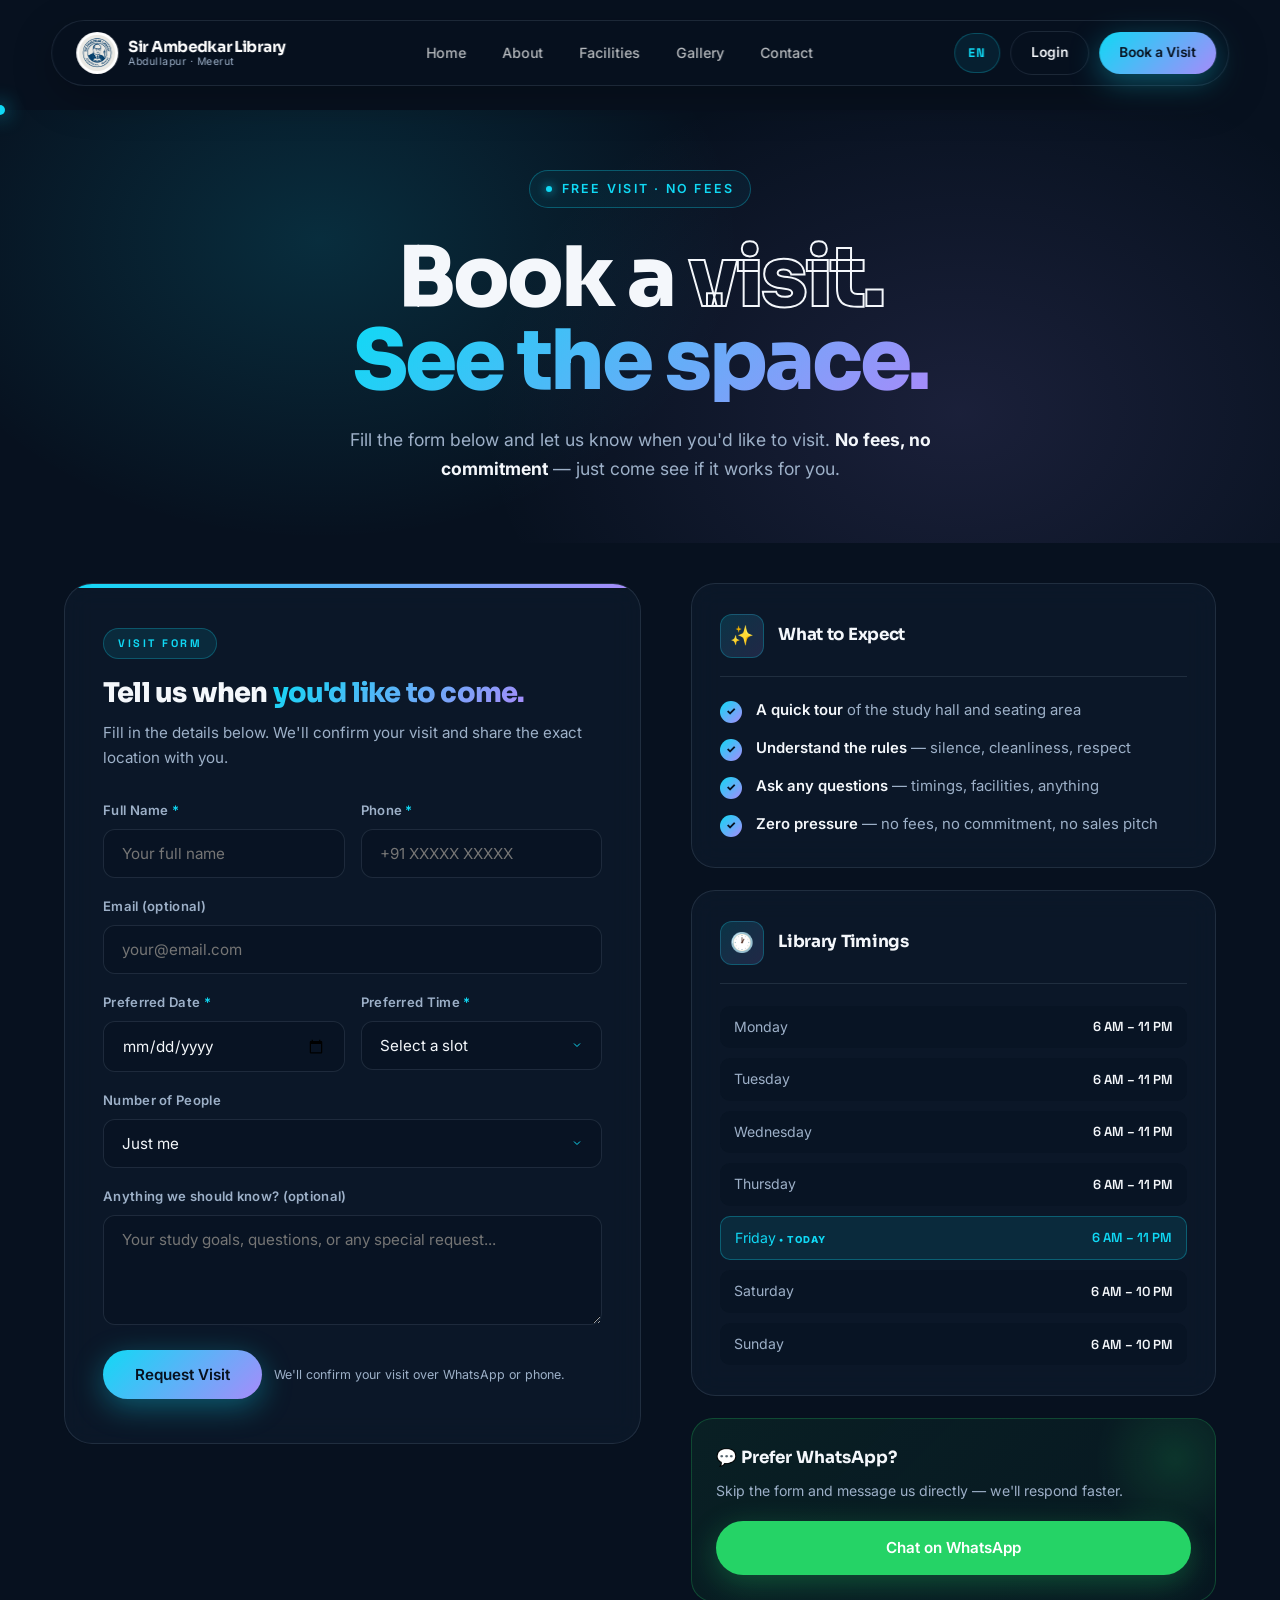
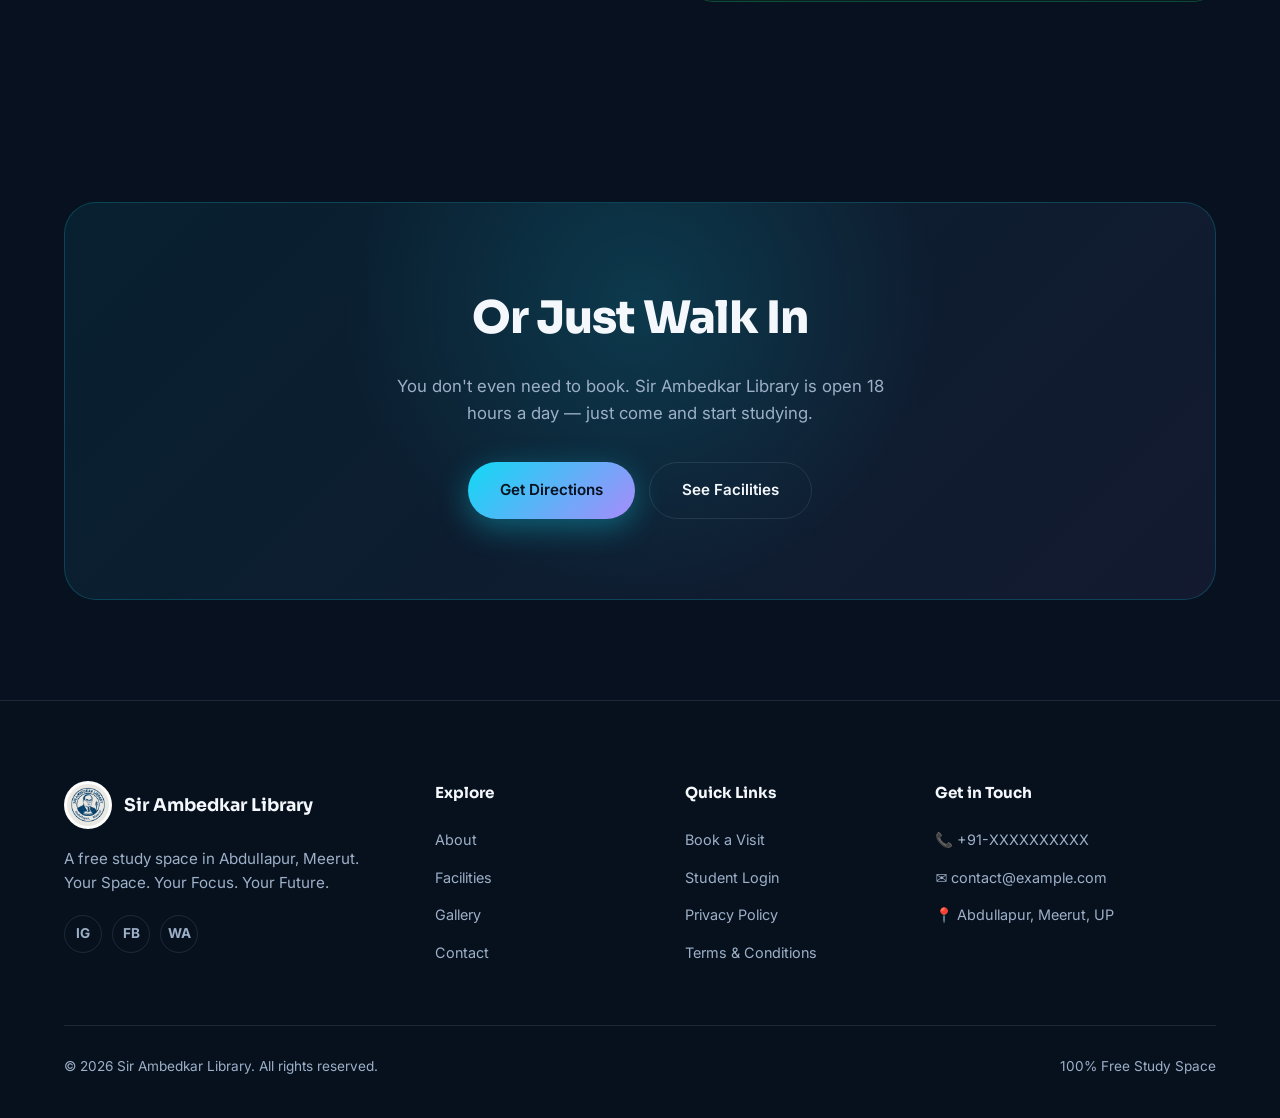
<file: book-visit.html>
<!DOCTYPE html>
<html lang="en">
<head>
<meta charset="UTF-8">
<meta name="viewport" content="width=device-width, initial-scale=1.0, viewport-fit=cover">
<title>Book a Visit — Sir Ambedkar Library | Abdullapur, Meerut</title>
<meta name="description" content="Book a free visit to Sir Ambedkar Library in Abdullapur, Meerut. No fees. Just come and study.">
<meta name="keywords" content="Book Library Visit Meerut, Sir Ambedkar Library Visit, Free Study Space Meerut">
<meta name="author" content="Sir Ambedkar Library">
<link rel="icon" href="logo.png">
<meta name="robots" content="index, follow">

<meta property="og:title" content="Book a Visit — Sir Ambedkar Library">
<meta property="og:description" content="Come see the space. No fees. Just study.">
<meta property="og:type" content="website">
<meta property="og:image" content="logo.png">

<link rel="preconnect" href="https://fonts.googleapis.com">
<link rel="preconnect" href="https://fonts.gstatic.com" crossorigin>
<link href="https://fonts.googleapis.com/css2?family=Inter:wght@300;400;500;600;700;800;900&family=Sora:wght@400;500;600;700;800&family=Space+Grotesk:wght@400;500;600;700&display=swap" rel="stylesheet">

<style>
/* ============================================================ */
/* === ROOT === */
/* ============================================================ */
:root {
  --midnight: #07111F;
  --deep-blue: #101E30;
  --cyan: #10D9F5;
  --violet: #A78BFA;
  --cloud: #F4F7FB;
  --muted: #9DB0C8;
  --green: #25D366;

  --bg: var(--midnight);
  --text: var(--cloud);
  --card-bg: rgba(16, 30, 48, 0.55);
  --card-border: rgba(157, 176, 200, 0.15);

  --font-body: 'Inter', system-ui, sans-serif;
  --font-display: 'Sora', 'Inter', sans-serif;
  --font-mono: 'Space Grotesk', monospace;

  --transition: all 0.5s cubic-bezier(0.4, 0, 0.2, 1);
}

/* ============================================================ */
/* === RESET === */
/* ============================================================ */
*, *::before, *::after { margin: 0; padding: 0; box-sizing: border-box; }
html { scroll-behavior: smooth; -webkit-text-size-adjust: 100%; }
body {
  font-family: var(--font-body);
  background: var(--bg);
  color: var(--text);
  line-height: 1.6;
  overflow-x: hidden;
  cursor: none;
  padding-top: 110px;
}
a, button, input, textarea, select { cursor: none; }
img { max-width: 100%; display: block; }
ul { list-style: none; }
a { color: inherit; text-decoration: none; }

/* ============================================================ */
/* === UTILITY === */
/* ============================================================ */
.container { max-width: 1200px; margin: 0 auto; padding: 0 24px; }
.section-padding { padding: 100px 0; }
.text-center { text-align: center; }
.text-cyan { color: var(--cyan); }
.text-violet { color: var(--violet); }
.section-header { margin-bottom: 60px; }
.section-header h2 {
  font-family: var(--font-display);
  font-size: clamp(2rem, 5vw, 3.4rem);
  font-weight: 800;
  margin-bottom: 18px;
  line-height: 1.1;
  letter-spacing: -1.5px;
}
.section-header p {
  font-size: 1.05rem;
  max-width: 620px;
  margin: 0 auto;
  color: var(--muted);
}

/* ============================================================ */
/* === CURSOR === */
/* ============================================================ */
.cursor-dot {
  width: 10px; height: 10px;
  background: var(--cyan);
  border-radius: 50%;
  position: fixed;
  pointer-events: none;
  z-index: 9999;
  transform: translate(-50%, -50%);
  transition: width 0.3s ease, height 0.3s ease, background-color 0.3s ease;
  box-shadow: 0 0 20px var(--cyan);
}
.cursor-dot.hover {
  width: 48px; height: 48px;
  background: var(--violet);
  box-shadow: 0 0 30px var(--violet);
  mix-blend-mode: difference;
}

/* ============================================================ */
/* === PRELOADER === */
/* ============================================================ */
.preloader {
  position: fixed; inset: 0;
  background: #07111F; z-index: 10000;
  display: flex; justify-content: center; align-items: center;
  flex-direction: column; gap: 24px;
  transition: opacity 0.9s ease, visibility 0.9s ease;
}
.preloader.hidden { opacity: 0; visibility: hidden; }
.preloader-logo {
  display: flex; flex-direction: column; align-items: center; gap: 14px;
}
.preloader-logo img {
  width: 90px; height: 90px; border-radius: 50%;
  background: #fff; padding: 6px;
  animation: pulseLogo 1.8s ease-in-out infinite;
}
.preloader-logo-text {
  font-family: var(--font-display);
  font-size: 1.1rem; font-weight: 700;
  color: #fff; letter-spacing: 3px;
  text-transform: uppercase;
}
.preloader-bar {
  width: 220px; height: 2px;
  background: rgba(255,255,255,0.08);
  border-radius: 10px; overflow: hidden;
}
.preloader-bar-fill {
  height: 100%; width: 0%;
  background: linear-gradient(90deg, var(--cyan), var(--violet));
  animation: loadBar 1.6s ease-in-out forwards;
}
@keyframes pulseLogo {
  0%, 100% { transform: scale(1); }
  50% { transform: scale(1.05); }
}
@keyframes loadBar { 0% { width: 0%; } 100% { width: 100%; } }

/* ============================================================ */
/* === BUTTONS === */
/* ============================================================ */
.btn {
  display: inline-flex; align-items: center; justify-content: center;
  padding: 15px 32px; border-radius: 50px;
  font-weight: 600; font-size: 0.95rem;
  transition: var(--transition);
  cursor: none; border: none; gap: 10px;
  font-family: var(--font-body);
}
.btn-primary {
  background: linear-gradient(135deg, var(--cyan), var(--violet));
  color: var(--midnight);
  box-shadow: 0 8px 30px rgba(16,217,245,0.35);
}
.btn-primary:hover {
  transform: translateY(-3px) scale(1.03);
  box-shadow: 0 12px 40px rgba(16,217,245,0.55);
}
.btn-primary:disabled {
  opacity: 0.7;
  cursor: not-allowed;
  transform: none;
}
.btn-ghost {
  background: transparent;
  color: var(--text);
  border: 1.5px solid var(--card-border);
}
.btn-ghost:hover {
  border-color: var(--cyan);
  color: var(--cyan);
  transform: translateY(-3px) scale(1.02);
}
.btn-whatsapp {
  background: var(--green);
  color: #fff;
  box-shadow: 0 8px 30px rgba(37, 211, 102, 0.3);
}
.btn-whatsapp:hover {
  transform: translateY(-3px) scale(1.03);
  box-shadow: 0 12px 40px rgba(37, 211, 102, 0.5);
  background: #1ebe57;
}

/* ============================================================ */
/* === HEADER === */
/* ============================================================ */
.floating-header {
  position: fixed;
  top: 20px; left: 50%;
  transform: translateX(-50%);
  width: 92%; max-width: 1200px;
  z-index: 1000;
}
.header-inner {
  background: rgba(7, 17, 31, 0.78);
  backdrop-filter: blur(20px);
  -webkit-backdrop-filter: blur(20px);
  border: 1px solid var(--card-border);
  border-radius: 50px;
  padding: 10px 12px 10px 24px;
  display: flex;
  justify-content: space-between;
  align-items: center;
  gap: 20px;
  box-shadow: 0 12px 40px rgba(0,0,0,0.25);
}
.header-logo { display: flex; align-items: center; gap: 10px; flex-shrink: 0; }
.header-logo img {
  width: 42px; height: 42px; border-radius: 50%;
  background: #fff; padding: 3px;
}
.header-logo-text { display: flex; flex-direction: column; line-height: 1.1; }
.header-logo-text strong {
  font-family: var(--font-display);
  font-size: 0.95rem; color: #fff;
  letter-spacing: -0.3px;
}
.header-logo-text small { font-size: 0.65rem; color: var(--muted); letter-spacing: 0.5px; }

.desktop-nav { display: flex; gap: 4px; align-items: center; margin: 0 auto; }
.desktop-nav a {
  color: #fff;
  font-weight: 500;
  font-size: 0.88rem;
  transition: var(--transition);
  padding: 9px 16px;
  border-radius: 50px;
  opacity: 0.7;
  white-space: nowrap;
}
.desktop-nav a:hover {
  opacity: 1;
  color: var(--midnight);
  background: var(--cyan);
  transform: translateY(-2px);
  box-shadow: 0 6px 20px rgba(16,217,245,0.4);
}
.desktop-nav a.active {
  opacity: 1;
  color: var(--cyan);
  background: rgba(16,217,245,0.08);
}
.header-cta { display: flex; gap: 10px; align-items: center; flex-shrink: 0; }
.header-cta .btn { padding: 10px 20px; font-size: 0.85rem; }

.lang-switch {
  display: inline-flex;
  align-items: center;
  justify-content: center;
  min-width: 46px;
  height: 40px;
  padding: 0 12px;
  border-radius: 50px;
  background: rgba(16,217,245,0.08);
  border: 1px solid rgba(16,217,245,0.25);
  color: var(--cyan);
  font-family: var(--font-mono);
  font-size: 0.78rem;
  font-weight: 700;
  letter-spacing: 1px;
  transition: var(--transition);
  cursor: none;
}
.lang-switch:hover {
  background: rgba(16,217,245,0.18);
  border-color: var(--cyan);
}

/* ============================================================ */
/* === PROFILE === */
/* ============================================================ */
.profile-wrap { position: relative; }
.profile-trigger {
  display: flex; align-items: center; gap: 10px;
  padding: 6px 14px 6px 6px;
  border-radius: 50px;
  background: rgba(16,217,245,0.08);
  border: 1px solid rgba(16,217,245,0.25);
  transition: var(--transition);
  cursor: none;
  color: var(--text);
  font-family: var(--font-body);
}
.profile-trigger:hover {
  background: rgba(16,217,245,0.15);
  border-color: rgba(16,217,245,0.5);
}
.profile-avatar {
  width: 34px; height: 34px;
  border-radius: 50%;
  background: linear-gradient(135deg, var(--cyan), var(--violet));
  display: flex; align-items: center; justify-content: center;
  color: var(--midnight);
  font-family: var(--font-display);
  font-size: 0.88rem; font-weight: 800;
  flex-shrink: 0;
  box-shadow: 0 0 15px rgba(16,217,245,0.35);
}
.profile-name {
  font-size: 0.85rem; font-weight: 600;
  max-width: 110px;
  overflow: hidden; text-overflow: ellipsis; white-space: nowrap;
}
.profile-chevron { font-size: 0.7rem; color: var(--muted); transition: transform 0.3s ease; }
.profile-wrap.open .profile-chevron { transform: rotate(180deg); }

.profile-dropdown {
  position: absolute;
  top: calc(100% + 12px); right: 0;
  min-width: 240px;
  background: rgba(7, 17, 31, 0.98);
  border: 1px solid var(--card-border);
  border-radius: 18px;
  padding: 8px;
  box-shadow: 0 25px 60px rgba(0,0,0,0.55);
  backdrop-filter: blur(24px);
  opacity: 0; visibility: hidden;
  transform: translateY(-8px);
  transition: opacity 0.25s ease, transform 0.25s ease, visibility 0.25s ease;
  z-index: 1001;
}
.profile-wrap.open .profile-dropdown {
  opacity: 1; visibility: visible;
  transform: translateY(0);
}
.profile-dd-header {
  padding: 14px 16px;
  border-bottom: 1px solid var(--card-border);
  margin-bottom: 8px;
}
.profile-dd-name {
  font-family: var(--font-display);
  font-size: 0.95rem; font-weight: 700;
  margin-bottom: 3px;
  word-break: break-word;
}
.profile-dd-email {
  font-size: 0.78rem; color: var(--muted);
  word-break: break-word;
}
.profile-dd-badge {
  display: inline-flex; align-items: center; gap: 6px;
  font-size: 0.65rem; font-weight: 700;
  letter-spacing: 1px; text-transform: uppercase;
  color: var(--cyan);
  padding: 3px 10px;
  border-radius: 50px;
  background: rgba(16,217,245,0.1);
  border: 1px solid rgba(16,217,245,0.25);
  margin-top: 8px;
}
.profile-dd-badge::before {
  content: '';
  width: 5px; height: 5px; border-radius: 50%;
  background: var(--cyan);
  box-shadow: 0 0 8px var(--cyan);
}
.profile-dd-item {
  display: flex; align-items: center; gap: 12px;
  padding: 10px 14px;
  border-radius: 10px;
  color: var(--muted);
  font-size: 0.88rem;
  transition: var(--transition);
  cursor: none;
  width: 100%; text-align: left;
  font-family: var(--font-body);
  background: transparent; border: none;
}
.profile-dd-item:hover { background: rgba(16,217,245,0.08); color: var(--text); }
.profile-dd-item .ic { width: 18px; font-size: 0.95rem; text-align: center; flex-shrink: 0; }
.profile-dd-divider { height: 1px; background: var(--card-border); margin: 6px 0; }
.profile-dd-item.logout { color: #ff9b9b; }
.profile-dd-item.logout:hover { background: rgba(239,68,68,0.1); color: #ff9b9b; }

/* ============================================================ */
/* === HAMBURGER === */
/* ============================================================ */
.hamburger-btn {
  display: none;
  background: rgba(16,217,245,0.12);
  border: 1px solid var(--card-border);
  border-radius: 50%;
  width: 44px; height: 44px;
  flex-direction: column;
  justify-content: center;
  align-items: center;
  gap: 5px;
  cursor: none;
  transition: var(--transition);
  flex-shrink: 0;
}
.hamburger-btn:hover { background: var(--cyan); }
.hamburger-btn span {
  width: 20px; height: 2px;
  background: #fff; border-radius: 2px;
  transition: var(--transition);
}
.hamburger-btn.active span:nth-child(1) { transform: translateY(7px) rotate(45deg); }
.hamburger-btn.active span:nth-child(2) { opacity: 0; }
.hamburger-btn.active span:nth-child(3) { transform: translateY(-7px) rotate(-45deg); }

/* ============================================================ */
/* === MOBILE MENU === */
/* ============================================================ */
.menu-overlay {
  position: fixed; inset: 0;
  background: rgba(7, 17, 31, 0.98);
  backdrop-filter: blur(24px);
  z-index: 999;
  display: flex; justify-content: center; align-items: center;
  opacity: 0; visibility: hidden;
  transition: opacity 0.5s ease, visibility 0.5s ease;
  overflow-y: auto;
}
.menu-overlay.active { opacity: 1; visibility: visible; }
.menu-content { text-align: center; padding: 40px 24px; width: 100%; max-width: 500px; }
.menu-content ul { display: flex; flex-direction: column; gap: 18px; }
.menu-content a {
  font-family: var(--font-display);
  font-size: clamp(1.4rem, 6vw, 2rem);
  font-weight: 700;
  color: #fff;
  letter-spacing: -1px;
  opacity: 0.65;
  transition: var(--transition);
  display: inline-block;
}
.menu-content a:hover, .menu-content a.active {
  opacity: 1; color: var(--cyan);
  transform: translateX(16px);
}
.mobile-user-card {
  margin-top: 30px;
  padding: 20px;
  background: rgba(16,217,245,0.06);
  border: 1px solid rgba(16,217,245,0.25);
  border-radius: 18px;
  display: flex; align-items: center; gap: 14px;
  text-align: left;
}
.mobile-user-avatar {
  width: 44px; height: 44px;
  border-radius: 50%;
  background: linear-gradient(135deg, var(--cyan), var(--violet));
  display: flex; align-items: center; justify-content: center;
  color: var(--midnight);
  font-family: var(--font-display);
  font-weight: 800; font-size: 1.05rem;
  flex-shrink: 0;
}
.mobile-user-info { flex: 1; min-width: 0; }
.mobile-user-name {
  font-family: var(--font-display);
  font-size: 0.9rem; font-weight: 700;
  white-space: nowrap; overflow: hidden; text-overflow: ellipsis;
}
.mobile-user-email {
  font-size: 0.75rem; color: var(--muted);
  white-space: nowrap; overflow: hidden; text-overflow: ellipsis;
}
.mobile-actions {
  display: flex; flex-direction: column; gap: 10px;
  margin-top: 20px;
}
.mobile-actions .btn { width: 100%; justify-content: center; }

/* ============================================================ */
/* === PAGE HEAD === */
/* ============================================================ */
.page-head {
  position: relative;
  padding: 60px 0 60px;
  overflow: hidden;
  text-align: center;
}
.page-head::before {
  content: '';
  position: absolute;
  inset: 0;
  background:
    radial-gradient(700px 500px at 25% 30%, rgba(16,217,245,0.14), transparent 60%),
    radial-gradient(800px 600px at 75% 70%, rgba(167,139,250,0.12), transparent 60%);
  pointer-events: none;
}
.page-head-inner { position: relative; z-index: 2; }
.page-head-eyebrow {
  display: inline-flex; align-items: center; gap: 10px;
  font-size: 0.78rem; letter-spacing: 0.18em;
  text-transform: uppercase;
  color: var(--cyan); font-weight: 600;
  padding: 8px 16px;
  border: 1px solid rgba(16,217,245,0.3);
  border-radius: 50px;
  margin-bottom: 28px;
  background: rgba(16,217,245,0.05);
}
.page-head-eyebrow .dot {
  width: 6px; height: 6px; border-radius: 50%;
  background: var(--cyan);
  box-shadow: 0 0 10px var(--cyan);
  animation: pulseDot 2s infinite;
}
@keyframes pulseDot { 0%,100% { opacity: 1; } 50% { opacity: 0.3; } }
.page-head h1 {
  font-family: var(--font-display);
  font-size: clamp(2.4rem, 6.5vw, 5.5rem);
  font-weight: 800;
  line-height: 1;
  letter-spacing: -3px;
  margin-bottom: 24px;
}
.page-head h1 .line-outline {
  color: transparent;
  -webkit-text-stroke: 2px var(--text);
  display: inline-block;
}
.page-head h1 .line-gradient {
  background: linear-gradient(135deg, var(--cyan), var(--violet));
  -webkit-background-clip: text;
  background-clip: text;
  -webkit-text-fill-color: transparent;
  display: inline-block;
}
.page-head p {
  font-size: 1.1rem;
  color: var(--muted);
  max-width: 620px;
  margin: 0 auto;
}
.page-head p strong { color: var(--text); }

/* ============================================================ */
/* === FORM + INFO GRID === */
/* ============================================================ */
.visit-main { padding: 40px 0 100px; }
.visit-grid {
  display: grid;
  grid-template-columns: 1.1fr 1fr;
  gap: 50px;
  align-items: start;
}

/* FORM SIDE */
.visit-form-wrap {
  background: var(--card-bg);
  border: 1px solid var(--card-border);
  border-radius: 28px;
  padding: 44px 38px;
  backdrop-filter: blur(14px);
  position: relative;
  overflow: hidden;
}
.visit-form-wrap::before {
  content: '';
  position: absolute;
  top: 0; left: 0; right: 0;
  height: 4px;
  background: linear-gradient(90deg, var(--cyan), var(--violet));
}
.form-tag {
  display: inline-block;
  font-family: var(--font-mono);
  font-size: 0.68rem;
  letter-spacing: 2.5px;
  text-transform: uppercase;
  color: var(--cyan);
  font-weight: 700;
  padding: 6px 14px;
  border-radius: 50px;
  background: rgba(16,217,245,0.1);
  border: 1px solid rgba(16,217,245,0.25);
  margin-bottom: 18px;
}
.visit-form-wrap h2 {
  font-family: var(--font-display);
  font-size: 1.7rem;
  font-weight: 800;
  letter-spacing: -0.8px;
  margin-bottom: 10px;
  line-height: 1.2;
}
.visit-form-wrap h2 span {
  background: linear-gradient(135deg, var(--cyan), var(--violet));
  -webkit-background-clip: text;
  background-clip: text;
  -webkit-text-fill-color: transparent;
}
.visit-form-wrap > p {
  color: var(--muted);
  font-size: 0.95rem;
  margin-bottom: 30px;
  line-height: 1.65;
}

.form-row {
  display: grid;
  grid-template-columns: 1fr 1fr;
  gap: 16px;
}
.form-group { margin-bottom: 18px; }
.form-group label {
  display: block;
  margin-bottom: 8px;
  font-size: 0.82rem;
  font-weight: 600;
  color: var(--muted);
  letter-spacing: 0.3px;
}
.form-group label .req { color: var(--cyan); }
.form-group input,
.form-group select,
.form-group textarea {
  width: 100%;
  padding: 14px 18px;
  background: rgba(7, 17, 31, 0.5);
  border: 1.5px solid var(--card-border);
  border-radius: 12px;
  color: var(--text);
  font-family: var(--font-body);
  font-size: 0.95rem;
  transition: var(--transition);
}
.form-group select {
  appearance: none;
  -webkit-appearance: none;
  background-image: url("data:image/svg+xml;charset=UTF-8,%3csvg xmlns='http://www.w3.org/2000/svg' width='12' height='12' viewBox='0 0 24 24' fill='none' stroke='%2310D9F5' stroke-width='2'%3e%3cpolyline points='6 9 12 15 18 9'/%3e%3c/svg%3e");
  background-repeat: no-repeat;
  background-position: right 18px center;
  padding-right: 42px;
}
.form-group select option {
  background: #0a1a2e;
  color: var(--text);
}
.form-group input:focus,
.form-group select:focus,
.form-group textarea:focus {
  outline: none;
  border-color: var(--cyan);
  box-shadow: 0 0 0 3px rgba(16,217,245,0.12);
  background: rgba(7, 17, 31, 0.7);
}
.form-group input.error,
.form-group select.error,
.form-group textarea.error {
  border-color: #ff6464;
  box-shadow: 0 0 0 3px rgba(255,100,100,0.12);
}
.form-group textarea { resize: vertical; min-height: 110px; }
.form-error-msg {
  color: #ff9b9b;
  font-size: 0.78rem;
  margin-top: 6px;
  display: none;
}
.form-group.has-error .form-error-msg { display: block; }

.form-submit {
  margin-top: 8px;
  display: flex;
  gap: 12px;
  flex-wrap: wrap;
  align-items: center;
}
.form-submit .btn { flex-shrink: 0; }
.form-note {
  color: var(--muted);
  font-size: 0.78rem;
  line-height: 1.5;
  flex: 1;
  min-width: 180px;
}

.form-msg {
  padding: 14px 18px;
  border-radius: 12px;
  font-size: 0.9rem;
  margin-top: 18px;
  display: none;
  line-height: 1.5;
}
.form-msg.show { display: block; }
.form-msg.success {
  background: rgba(16,217,245,0.1);
  border: 1px solid var(--cyan);
  color: var(--cyan);
}
.form-msg.error {
  background: rgba(255,100,100,0.1);
  border: 1px solid #ff6464;
  color: #ff9b9b;
}

/* SUCCESS STATE */
.success-state {
  display: none;
  text-align: center;
  padding: 30px 0;
}
.success-state.show { display: block; }
.success-icon {
  width: 80px; height: 80px;
  border-radius: 50%;
  background: linear-gradient(135deg, rgba(16,217,245,0.15), rgba(167,139,250,0.15));
  border: 1px solid var(--cyan);
  display: flex; align-items: center; justify-content: center;
  font-size: 2.3rem;
  color: var(--cyan);
  margin: 0 auto 22px;
  box-shadow: 0 0 40px rgba(16,217,245,0.4);
  animation: pulseSuccess 1.6s ease-in-out infinite;
}
@keyframes pulseSuccess {
  0%, 100% { transform: scale(1); }
  50% { transform: scale(1.05); }
}
.success-state h3 {
  font-family: var(--font-display);
  font-size: 1.5rem;
  font-weight: 800;
  margin-bottom: 12px;
  letter-spacing: -0.5px;
}
.success-state p {
  color: var(--muted);
  font-size: 0.95rem;
  line-height: 1.7;
  max-width: 400px;
  margin: 0 auto 24px;
}

/* INFO SIDE */
.visit-info-side {
  display: flex;
  flex-direction: column;
  gap: 22px;
  position: sticky;
  top: 120px;
}
.info-block {
  padding: 30px 28px;
  background: var(--card-bg);
  border: 1px solid var(--card-border);
  border-radius: 24px;
  backdrop-filter: blur(14px);
  transition: var(--transition);
}
.info-block:hover {
  border-color: rgba(167,139,250,0.35);
}
.info-block-head {
  display: flex;
  align-items: center;
  gap: 14px;
  margin-bottom: 22px;
  padding-bottom: 18px;
  border-bottom: 1px solid var(--card-border);
}
.info-block-icon {
  width: 44px; height: 44px;
  border-radius: 12px;
  background: linear-gradient(135deg, rgba(16,217,245,0.15), rgba(167,139,250,0.15));
  border: 1px solid rgba(16,217,245,0.25);
  display: flex;
  align-items: center;
  justify-content: center;
  font-size: 1.2rem;
  flex-shrink: 0;
}
.info-block-head h3 {
  font-family: var(--font-display);
  font-size: 1.05rem;
  font-weight: 700;
  letter-spacing: -0.3px;
}

/* Expect list */
.expect-list {
  display: flex;
  flex-direction: column;
  gap: 14px;
}
.expect-item {
  display: flex;
  gap: 14px;
  align-items: flex-start;
  font-size: 0.93rem;
  color: var(--muted);
  line-height: 1.6;
}
.expect-item .check {
  flex-shrink: 0;
  width: 22px; height: 22px;
  border-radius: 50%;
  background: linear-gradient(135deg, var(--cyan), var(--violet));
  display: flex; align-items: center; justify-content: center;
  color: var(--midnight);
  font-size: 0.7rem;
  font-weight: 800;
  margin-top: 2px;
}
.expect-item strong { color: var(--text); font-weight: 600; }

/* Timings */
.timings-list {
  display: flex;
  flex-direction: column;
  gap: 10px;
}
.timing-row {
  display: flex;
  justify-content: space-between;
  align-items: center;
  gap: 12px;
  padding: 10px 14px;
  border-radius: 10px;
  background: rgba(7, 17, 31, 0.4);
}
.timing-day {
  font-size: 0.88rem;
  color: var(--muted);
}
.timing-time {
  font-family: var(--font-mono);
  font-size: 0.82rem;
  font-weight: 600;
  color: var(--text);
}
.timing-row.today {
  background: rgba(16, 217, 245, 0.1);
  border: 1px solid rgba(16, 217, 245, 0.3);
}
.timing-row.today .timing-day,
.timing-row.today .timing-time {
  color: var(--cyan);
}
.timing-row.today .timing-day::after {
  content: ' • TODAY';
  font-size: 0.6rem;
  font-weight: 800;
  letter-spacing: 1px;
}

/* WhatsApp card */
.whatsapp-card {
  padding: 26px 24px;
  background: linear-gradient(135deg, rgba(37,211,102,0.08), rgba(37,211,102,0.03));
  border: 1px solid rgba(37,211,102,0.25);
  border-radius: 22px;
  position: relative;
  overflow: hidden;
}
.whatsapp-card::before {
  content: '';
  position: absolute;
  top: -40px; right: -40px;
  width: 160px; height: 160px;
  border-radius: 50%;
  background: radial-gradient(circle, rgba(37,211,102,0.15), transparent 70%);
  pointer-events: none;
}
.whatsapp-card h3 {
  font-family: var(--font-display);
  font-size: 1.05rem;
  font-weight: 700;
  margin-bottom: 8px;
  position: relative;
  z-index: 2;
}
.whatsapp-card p {
  color: var(--muted);
  font-size: 0.88rem;
  margin-bottom: 18px;
  position: relative;
  z-index: 2;
}
.whatsapp-card .btn { position: relative; z-index: 2; width: 100%; }

/* ============================================================ */
/* === CTA === */
/* ============================================================ */
.cta-section { padding: 100px 0; }
.cta-card {
  position: relative;
  background: linear-gradient(135deg, rgba(16,217,245,0.08), rgba(167,139,250,0.08));
  border: 1px solid rgba(16,217,245,0.2);
  border-radius: 32px;
  padding: 80px 40px;
  text-align: center;
  overflow: hidden;
}
.cta-card::before {
  content: '';
  position: absolute;
  top: -50%; left: 50%;
  transform: translateX(-50%);
  width: 600px; height: 600px;
  background: radial-gradient(circle, rgba(16,217,245,0.15), transparent 70%);
  pointer-events: none;
}
.cta-card h2 {
  font-family: var(--font-display);
  font-size: clamp(1.8rem, 4vw, 2.8rem);
  font-weight: 800;
  margin-bottom: 18px;
  letter-spacing: -1px;
  position: relative;
  z-index: 1;
}
.cta-card p {
  color: var(--muted);
  font-size: 1.05rem;
  max-width: 520px;
  margin: 0 auto 36px;
  position: relative;
  z-index: 1;
}
.cta-card .btn-group {
  display: flex; gap: 14px; justify-content: center; flex-wrap: wrap;
  position: relative; z-index: 1;
}

/* ============================================================ */
/* === FOOTER === */
/* ============================================================ */
.footer {
  padding: 80px 0 40px;
  border-top: 1px solid var(--card-border);
  background: rgba(7, 17, 31, 0.6);
}
.footer-grid {
  display: grid;
  grid-template-columns: 1.6fr 1fr 1fr 1.4fr;
  gap: 50px;
  margin-bottom: 60px;
}
.footer-brand .logo-wrap {
  display: flex; align-items: center; gap: 12px;
  margin-bottom: 18px;
}
.footer-brand .logo-wrap img {
  width: 48px; height: 48px; border-radius: 50%;
  background: #fff; padding: 3px;
}
.footer-brand .logo-wrap strong {
  font-family: var(--font-display);
  font-size: 1.1rem;
}
.footer-brand p {
  color: var(--muted);
  font-size: 0.95rem;
  max-width: 320px;
  margin-bottom: 20px;
}
.footer-social { display: flex; gap: 10px; }
.footer-social a {
  width: 38px; height: 38px;
  border-radius: 50%;
  border: 1px solid var(--card-border);
  display: flex; align-items: center; justify-content: center;
  color: var(--muted);
  transition: var(--transition);
  font-size: 0.85rem; font-weight: 700;
}
.footer-social a:hover {
  color: var(--cyan);
  border-color: var(--cyan);
  transform: translateY(-3px);
}
.footer-col h4 {
  font-family: var(--font-display);
  font-size: 0.95rem;
  margin-bottom: 22px;
}
.footer-col ul { display: flex; flex-direction: column; gap: 12px; }
.footer-col ul li a {
  color: var(--muted);
  font-size: 0.9rem;
  transition: var(--transition);
}
.footer-col ul li a:hover { color: var(--cyan); padding-left: 6px; }
.footer-bottom {
  padding-top: 30px;
  border-top: 1px solid var(--card-border);
  display: flex;
  justify-content: space-between;
  align-items: center;
  flex-wrap: wrap;
  gap: 16px;
  color: var(--muted);
  font-size: 0.85rem;
}

/* ============================================================ */
/* === MOBILE BOTTOM NAV === */
/* ============================================================ */
.bottom-nav {
  display: none;
  position: fixed;
  bottom: 0; left: 0;
  width: 100%;
  background: rgba(7, 17, 31, 0.95);
  backdrop-filter: blur(20px);
  border-top: 1px solid var(--card-border);
  z-index: 2000;
  padding: 8px 0;
  padding-bottom: calc(8px + env(safe-area-inset-bottom));
}
.bottom-nav ul { display: flex; justify-content: space-around; }
.bottom-nav li { flex: 1; text-align: center; }
.bottom-nav a {
  display: flex; flex-direction: column;
  align-items: center; justify-content: center;
  gap: 4px;
  color: var(--muted);
  opacity: 0.6;
  transition: var(--transition);
  padding: 6px 0;
  position: relative;
}
.bottom-nav a:hover, .bottom-nav a.active { opacity: 1; color: var(--cyan); }
.bottom-nav a svg {
  width: 22px; height: 22px;
  stroke: currentColor; fill: none;
  stroke-width: 2;
  stroke-linecap: round; stroke-linejoin: round;
}
.bottom-nav a span {
  font-size: 0.58rem;
  font-weight: 600;
  text-transform: uppercase;
  letter-spacing: 0.5px;
}
.bottom-nav a.active::before {
  content: '';
  position: absolute;
  top: -8px; left: 50%;
  transform: translateX(-50%);
  width: 28px; height: 3px;
  background: var(--cyan);
  border-radius: 0 0 3px 3px;
}

/* ============================================================ */
/* === REVEAL === */
/* ============================================================ */
.reveal { opacity: 0; transform: translateY(50px); transition: opacity 1s ease, transform 1s ease; }
.reveal.visible { opacity: 1; transform: translateY(0); }
.reveal-left { opacity: 0; transform: translateX(-60px); transition: opacity 1s ease, transform 1s ease; }
.reveal-left.visible { opacity: 1; transform: translateX(0); }
.reveal-right { opacity: 0; transform: translateX(60px); transition: opacity 1s ease, transform 1s ease; }
.reveal-right.visible { opacity: 1; transform: translateX(0); }

/* ============================================================ */
/* === RESPONSIVE === */
/* ============================================================ */
@media (max-width: 1024px) {
  .desktop-nav { display: none; }
  .hamburger-btn { display: flex; }
  .header-cta .btn-ghost,
  .header-cta .btn-primary { display: none; }
  .header-cta .profile-wrap { display: none; }
  .footer-grid { grid-template-columns: 1fr 1fr; gap: 40px; }
  .visit-grid { grid-template-columns: 1fr; gap: 40px; }
  .visit-info-side { position: static; }
}

@media (max-width: 768px) {
  body { padding-top: 85px; padding-bottom: 90px; cursor: auto; }
  a, button { cursor: pointer; }
  .cursor-dot { display: none; }

  .floating-header { top: 12px; width: 94%; }
  .header-inner { padding: 8px 8px 8px 16px; }
  .header-logo-text strong { font-size: 0.85rem; }
  .header-logo-text small { display: none; }
  .header-logo img { width: 36px; height: 36px; }
  .hamburger-btn { width: 40px; height: 40px; }
  .lang-switch { min-width: 42px; height: 36px; font-size: 0.72rem; padding: 0 10px; }

  .page-head { padding: 30px 0 40px; }
  .page-head h1 {
    font-size: clamp(2rem, 10vw, 3rem);
    letter-spacing: -1.5px;
    margin-bottom: 18px;
  }
  .page-head h1 .line-outline { -webkit-text-stroke: 1.5px var(--text); }
  .page-head p { font-size: 0.98rem; padding: 0 8px; }

  .section-padding { padding: 60px 0; }
  .section-header { margin-bottom: 44px; }
  .section-header h2 { font-size: 1.8rem; letter-spacing: -1px; }
  .section-header p { font-size: 0.95rem; }

  .visit-main { padding: 30px 0 60px; }
  .visit-grid { gap: 26px; }
  .visit-form-wrap { padding: 30px 22px; border-radius: 22px; }
  .visit-form-wrap h2 { font-size: 1.4rem; }
  .visit-form-wrap > p { font-size: 0.9rem; margin-bottom: 22px; }
  .form-row { grid-template-columns: 1fr; gap: 0; }
  .form-group input,
  .form-group select,
  .form-group textarea { padding: 12px 16px; font-size: 0.9rem; }
  .form-submit { flex-direction: column; align-items: stretch; }
  .form-submit .btn { width: 100%; }
  .form-note { text-align: center; }

  .info-block { padding: 26px 22px; border-radius: 20px; }
  .info-block-head { gap: 12px; margin-bottom: 18px; padding-bottom: 14px; }
  .info-block-icon { width: 40px; height: 40px; font-size: 1.1rem; }
  .info-block-head h3 { font-size: 1rem; }
  .expect-item { font-size: 0.88rem; gap: 10px; }
  .expect-item .check { width: 18px; height: 18px; font-size: 0.6rem; }
  .timing-row { padding: 9px 12px; }
  .timing-day { font-size: 0.83rem; }
  .timing-time { font-size: 0.76rem; }
  .whatsapp-card { padding: 24px 20px; border-radius: 20px; }
  .whatsapp-card h3 { font-size: 1rem; }
  .whatsapp-card p { font-size: 0.84rem; }

  .success-icon { width: 66px; height: 66px; font-size: 2rem; }
  .success-state h3 { font-size: 1.25rem; }
  .success-state p { font-size: 0.9rem; }

  .cta-section { padding: 60px 0; }
  .cta-card { padding: 50px 24px; border-radius: 24px; }
  .cta-card h2 { font-size: 1.6rem; }
  .cta-card p { font-size: 0.95rem; margin-bottom: 26px; }
  .cta-card .btn-group { flex-direction: column; }
  .cta-card .btn-group .btn { width: 100%; }

  .footer { padding: 60px 0 30px; }
  .footer-grid { grid-template-columns: 1fr; gap: 32px; text-align: center; }
  .footer-brand p { margin: 0 auto 20px; }
  .footer-social { justify-content: center; }
  .footer-col ul li a:hover { padding-left: 0; }
  .footer-bottom { justify-content: center; text-align: center; }

  .bottom-nav { display: block; }
}

@media (max-width: 380px) {
  .header-logo-text strong { font-size: 0.78rem; }
  .page-head h1 { font-size: 1.9rem; }
  .bottom-nav a span { font-size: 0.52rem; }
}

@media (prefers-reduced-motion: reduce) {
  *, *::before, *::after {
    animation-duration: 0.001ms !important;
    animation-iteration-count: 1 !important;
    transition-duration: 0.001ms !important;
  }
  html { scroll-behavior: auto; }
}
</style>
</head>
<body>

<!-- CURSOR -->
<div class="cursor-dot" id="cursorDot"></div>

<!-- PRELOADER -->
<div class="preloader" id="preloader">
  <div class="preloader-logo">
    <img src="logo.png" alt="Sir Ambedkar Library" />
    <div class="preloader-logo-text">Sir Ambedkar Library</div>
  </div>
  <div class="preloader-bar"><div class="preloader-bar-fill"></div></div>
</div>

<!-- HEADER -->
<header class="floating-header">
  <div class="header-inner">
    <a href="index.html" class="header-logo">
      <img src="logo.png" alt="Sir Ambedkar Library logo" />
      <span class="header-logo-text">
        <strong>Sir Ambedkar Library</strong>
        <small>Abdullapur · Meerut</small>
      </span>
    </a>

    <nav class="desktop-nav">
      <a href="index.html">Home</a>
      <a href="about.html">About</a>
      <a href="facilities.html">Facilities</a>
      <a href="gallery.html">Gallery</a>
      <a href="contact.html">Contact</a>
    </nav>

    <div class="header-cta">
      <button class="lang-switch" id="langSwitch" aria-label="Change language">
        <span id="langLabel">EN</span>
      </button>

      <div id="guestCta" style="display: flex; gap: 10px; align-items: center;">
        <a href="login.html" class="btn btn-ghost">Login</a>
        <a href="book-visit.html" class="btn btn-primary">Book a Visit</a>
      </div>

      <div class="profile-wrap" id="profileWrap" style="display: none;">
        <button class="profile-trigger" id="profileTrigger" aria-haspopup="true" aria-expanded="false">
          <span class="profile-avatar" id="profileAvatar">U</span>
          <span class="profile-name" id="profileName">User</span>
          <span class="profile-chevron">▼</span>
        </button>

        <div class="profile-dropdown" id="profileDropdown" role="menu">
          <div class="profile-dd-header">
            <div class="profile-dd-name" id="ddName">User</div>
            <div class="profile-dd-email" id="ddEmail">user@example.com</div>
            <div class="profile-dd-badge">Member</div>
          </div>
          <a href="dashboard.html" class="profile-dd-item">
            <span class="ic">🏠</span> Dashboard
          </a>
          <a href="dashboard.html" class="profile-dd-item">
            <span class="ic">👤</span> My Profile
          </a>
          <div class="profile-dd-divider"></div>
          <button class="profile-dd-item logout" id="logoutBtn">
            <span class="ic">↪</span> Logout
          </button>
        </div>
      </div>

      <button class="hamburger-btn" id="hamburgerBtn" aria-label="Menu">
        <span></span><span></span><span></span>
      </button>
    </div>
  </div>
</header>

<!-- MOBILE MENU -->
<div class="menu-overlay" id="menuOverlay">
  <div class="menu-content">
    <ul>
      <li><a href="index.html">Home</a></li>
      <li><a href="about.html">About</a></li>
      <li><a href="facilities.html">Facilities</a></li>
      <li><a href="gallery.html">Gallery</a></li>
      <li><a href="contact.html">Contact</a></li>
    </ul>

    <div id="mobileUserCard" style="display: none;">
      <div class="mobile-user-card">
        <div class="mobile-user-avatar" id="mobileAvatar">U</div>
        <div class="mobile-user-info">
          <div class="mobile-user-name" id="mobileName">User</div>
          <div class="mobile-user-email" id="mobileEmail">user@example.com</div>
        </div>
      </div>
      <div class="mobile-actions">
        <a href="dashboard.html" class="btn btn-primary">Go to Dashboard</a>
        <button class="btn btn-ghost" id="mobileLogoutBtn">Logout</button>
      </div>
    </div>

    <div id="mobileGuestCard" class="mobile-actions">
      <a href="login.html" class="btn btn-ghost">Login</a>
      <a href="book-visit.html" class="btn btn-primary">Book a Visit</a>
    </div>
  </div>
</div>

<!-- PAGE HEAD -->
<section class="page-head">
  <div class="container page-head-inner">
    <div class="page-head-eyebrow">
      <span class="dot"></span>
      Free Visit · No Fees
    </div>
    <h1>
      Book a <span class="line-outline">visit.</span><br />
      <span class="line-gradient">See the space.</span>
    </h1>
    <p>
      Fill the form below and let us know when you'd like to visit. <strong>No fees, no commitment</strong> — just come see if it works for you.
    </p>
  </div>
</section>

<!-- FORM + INFO -->
<section class="visit-main">
  <div class="container">
    <div class="visit-grid">

      <!-- FORM -->
      <div class="visit-form-wrap reveal-left" id="formWrap">
        <span class="form-tag">Visit Form</span>
        <h2>Tell us when <span>you'd like to come.</span></h2>
        <p>Fill in the details below. We'll confirm your visit and share the exact location with you.</p>

        <form id="visitForm" novalidate>

          <div class="form-row">
            <div class="form-group" data-field="name">
              <label for="vName">Full Name <span class="req">*</span></label>
              <input type="text" id="vName" name="name" placeholder="Your full name" required />
              <div class="form-error-msg">Please enter your name</div>
            </div>

            <div class="form-group" data-field="phone">
              <label for="vPhone">Phone <span class="req">*</span></label>
              <input type="tel" id="vPhone" name="phone" placeholder="+91 XXXXX XXXXX" required />
              <div class="form-error-msg">Please enter a valid phone number</div>
            </div>
          </div>

          <div class="form-group" data-field="email">
            <label for="vEmail">Email (optional)</label>
            <input type="email" id="vEmail" name="email" placeholder="your@email.com" />
            <div class="form-error-msg">Please enter a valid email</div>
          </div>

          <div class="form-row">
            <div class="form-group" data-field="date">
              <label for="vDate">Preferred Date <span class="req">*</span></label>
              <input type="date" id="vDate" name="date" required />
              <div class="form-error-msg">Please choose a date</div>
            </div>

            <div class="form-group" data-field="time">
              <label for="vTime">Preferred Time <span class="req">*</span></label>
              <select id="vTime" name="time" required>
                <option value="">Select a slot</option>
                <option value="morning">Morning (6 AM – 10 AM)</option>
                <option value="forenoon">Forenoon (10 AM – 1 PM)</option>
                <option value="afternoon">Afternoon (1 PM – 5 PM)</option>
                <option value="evening">Evening (5 PM – 8 PM)</option>
                <option value="night">Night (8 PM – 11 PM)</option>
              </select>
              <div class="form-error-msg">Please choose a time slot</div>
            </div>
          </div>

          <div class="form-group" data-field="groupSize">
            <label for="vGroupSize">Number of People</label>
            <select id="vGroupSize" name="groupSize">
              <option value="1" selected>Just me</option>
              <option value="2">2 people</option>
              <option value="3">3 people</option>
              <option value="4">4 people</option>
              <option value="5">5 or more</option>
            </select>
          </div>

          <div class="form-group" data-field="message">
            <label for="vMessage">Anything we should know? (optional)</label>
            <textarea id="vMessage" name="message" placeholder="Your study goals, questions, or any special request..."></textarea>
          </div>

          <div class="form-submit">
            <button type="submit" class="btn btn-primary" id="submitBtn">
              <span class="spinner" id="spinner" style="display:none; width:16px; height:16px; border:2px solid rgba(7,17,31,0.3); border-top-color:var(--midnight); border-radius:50%; animation:spin 0.7s linear infinite;"></span>
              <span id="btnText">Request Visit</span>
            </button>
            <p class="form-note">We'll confirm your visit over WhatsApp or phone.</p>
          </div>

          <div class="form-msg" id="formMsg"></div>
        </form>

        <!-- SUCCESS STATE -->
        <div class="success-state" id="successState">
          <div class="success-icon">✓</div>
          <h3>Visit Request Received!</h3>
          <p>Thank you for your interest in Sir Ambedkar Library. We'll contact you shortly to confirm your visit.</p>
          <a href="index.html" class="btn btn-primary" style="display: inline-flex; padding: 14px 32px;">Back to Home →</a>
        </div>
      </div>

      <!-- INFO SIDE -->
      <div class="visit-info-side reveal-right">

        <!-- What to Expect -->
        <div class="info-block">
          <div class="info-block-head">
            <div class="info-block-icon">✨</div>
            <h3>What to Expect</h3>
          </div>
          <ul class="expect-list">
            <li class="expect-item">
              <span class="check">✓</span>
              <span><strong>A quick tour</strong> of the study hall and seating area</span>
            </li>
            <li class="expect-item">
              <span class="check">✓</span>
              <span><strong>Understand the rules</strong> — silence, cleanliness, respect</span>
            </li>
            <li class="expect-item">
              <span class="check">✓</span>
              <span><strong>Ask any questions</strong> — timings, facilities, anything</span>
            </li>
            <li class="expect-item">
              <span class="check">✓</span>
              <span><strong>Zero pressure</strong> — no fees, no commitment, no sales pitch</span>
            </li>
          </ul>
        </div>

        <!-- Library Timings -->
        <div class="info-block">
          <div class="info-block-head">
            <div class="info-block-icon">🕐</div>
            <h3>Library Timings</h3>
          </div>
          <div class="timings-list" id="timingsList">
            <div class="timing-row" data-day="1"><span class="timing-day">Monday</span><span class="timing-time">6 AM – 11 PM</span></div>
            <div class="timing-row" data-day="2"><span class="timing-day">Tuesday</span><span class="timing-time">6 AM – 11 PM</span></div>
            <div class="timing-row" data-day="3"><span class="timing-day">Wednesday</span><span class="timing-time">6 AM – 11 PM</span></div>
            <div class="timing-row" data-day="4"><span class="timing-day">Thursday</span><span class="timing-time">6 AM – 11 PM</span></div>
            <div class="timing-row" data-day="5"><span class="timing-day">Friday</span><span class="timing-time">6 AM – 11 PM</span></div>
            <div class="timing-row" data-day="6"><span class="timing-day">Saturday</span><span class="timing-time">6 AM – 10 PM</span></div>
            <div class="timing-row" data-day="0"><span class="timing-day">Sunday</span><span class="timing-time">6 AM – 10 PM</span></div>
          </div>
        </div>

        <!-- WhatsApp Alternative -->
        <div class="whatsapp-card">
          <h3>💬 Prefer WhatsApp?</h3>
          <p>Skip the form and message us directly — we'll respond faster.</p>
          <a href="https://wa.me/91XXXXXXXXXX?text=Hi%20Sir%20Ambedkar%20Library%2C%20I%20want%20to%20book%20a%20visit"
             target="_blank" rel="noopener" class="btn btn-whatsapp">Chat on WhatsApp</a>
        </div>

      </div>
    </div>
  </div>
</section>

<!-- CTA -->
<section class="cta-section">
  <div class="container">
    <div class="cta-card reveal">
      <h2>Or Just Walk In</h2>
      <p>You don't even need to book. Sir Ambedkar Library is open 18 hours a day — just come and start studying.</p>
      <div class="btn-group">
        <a href="contact.html" class="btn btn-primary">Get Directions</a>
        <a href="facilities.html" class="btn btn-ghost">See Facilities</a>
      </div>
    </div>
  </div>
</section>

<!-- FOOTER -->
<footer class="footer">
  <div class="container">
    <div class="footer-grid">
      <div class="footer-brand">
        <div class="logo-wrap">
          <img src="logo.png" alt="Sir Ambedkar Library" />
          <strong>Sir Ambedkar Library</strong>
        </div>
        <p>A free study space in Abdullapur, Meerut. Your Space. Your Focus. Your Future.</p>
        <div class="footer-social">
          <a href="#" aria-label="Instagram">IG</a>
          <a href="#" aria-label="Facebook">FB</a>
          <a href="#" aria-label="WhatsApp">WA</a>
        </div>
      </div>
      <div class="footer-col">
        <h4>Explore</h4>
        <ul>
          <li><a href="about.html">About</a></li>
          <li><a href="facilities.html">Facilities</a></li>
          <li><a href="gallery.html">Gallery</a></li>
          <li><a href="contact.html">Contact</a></li>
        </ul>
      </div>
      <div class="footer-col">
        <h4>Quick Links</h4>
        <ul>
          <li><a href="book-visit.html">Book a Visit</a></li>
          <li><a href="login.html">Student Login</a></li>
          <li><a href="#">Privacy Policy</a></li>
          <li><a href="#">Terms & Conditions</a></li>
        </ul>
      </div>
      <div class="footer-col">
        <h4>Get in Touch</h4>
        <ul>
          <li><a href="tel:+91XXXXXXXXXX">📞 +91-XXXXXXXXXX</a></li>
          <li><a href="mailto:contact@example.com">✉️ contact@example.com</a></li>
          <li><a href="contact.html">📍 Abdullapur, Meerut, UP</a></li>
        </ul>
      </div>
    </div>
    <div class="footer-bottom">
      <span>© <span id="year"></span> Sir Ambedkar Library. All rights reserved.</span>
      <span>100% Free Study Space</span>
    </div>
  </div>
</footer>

<!-- MOBILE BOTTOM NAV -->
<nav class="bottom-nav">
  <ul>
    <li>
      <a href="index.html">
        <svg viewBox="0 0 24 24"><path d="M3 9l9-7 9 7v11a2 2 0 0 1-2 2H5a2 2 0 0 1-2-2z"/><polyline points="9 22 9 12 15 12 15 22"/></svg>
        <span>Home</span>
      </a>
    </li>
    <li>
      <a href="facilities.html">
        <svg viewBox="0 0 24 24"><path d="M2 3h6a4 4 0 0 1 4 4v14a3 3 0 0 0-3-3H2z"/><path d="M22 3h-6a4 4 0 0 0-4 4v14a3 3 0 0 1 3-3h7z"/></svg>
        <span>Facilities</span>
      </a>
    </li>
    <li>
      <a href="gallery.html">
        <svg viewBox="0 0 24 24"><rect x="3" y="3" width="18" height="18" rx="2" ry="2"/><circle cx="8.5" cy="8.5" r="1.5"/><polyline points="21 15 16 10 5 21"/></svg>
        <span>Gallery</span>
      </a>
    </li>
    <li>
      <a href="book-visit.html" class="active">
        <svg viewBox="0 0 24 24"><rect x="3" y="4" width="18" height="18" rx="2" ry="2"/><line x1="16" y1="2" x2="16" y2="6"/><line x1="8" y1="2" x2="8" y2="6"/><line x1="3" y1="10" x2="21" y2="10"/></svg>
        <span>Visit</span>
      </a>
    </li>
    <li>
      <a href="contact.html">
        <svg viewBox="0 0 24 24"><path d="M22 16.92v3a2 2 0 0 1-2.18 2 19.79 19.79 0 0 1-8.63-3.07 19.5 19.5 0 0 1-6-6 19.79 19.79 0 0 1-3.07-8.67A2 2 0 0 1 4.11 2h3a2 2 0 0 1 2 1.72 12.84 12.84 0 0 0 .7 2.81 2 2 0 0 1-.45 2.11L8.09 9.91a16 16 0 0 0 6 6l1.27-1.27a2 2 0 0 1 2.11-.45 12.84 12.84 0 0 0 2.81.7A2 2 0 0 1 22 16.92z"/></svg>
        <span>Contact</span>
      </a>
    </li>
  </ul>
</nav>

<script>
/* ============ 1. PRELOADER ============ */
window.addEventListener('load', () => {
  setTimeout(() => {
    document.getElementById('preloader')?.classList.add('hidden');
  }, 1400);
});

/* ============ 2. AUTH STATE ============ */
(function handleAuthState() {
  let session = null;
  try {
    const raw = localStorage.getItem('sal_session');
    if (raw) session = JSON.parse(raw);
  } catch (e) {
    localStorage.removeItem('sal_session');
  }

  const guestCta = document.getElementById('guestCta');
  const profileWrap = document.getElementById('profileWrap');
  const mobileUserCard = document.getElementById('mobileUserCard');
  const mobileGuestCard = document.getElementById('mobileGuestCard');

  if (session && session.email && session.name) {
    const initial = session.name.charAt(0).toUpperCase();
    document.getElementById('profileAvatar').textContent = initial;
    document.getElementById('profileName').textContent = session.name.split(' ')[0];
    document.getElementById('ddName').textContent = session.name;
    document.getElementById('ddEmail').textContent = session.email;

    guestCta.style.display = 'none';
    profileWrap.style.display = 'block';

    document.getElementById('mobileAvatar').textContent = initial;
    document.getElementById('mobileName').textContent = session.name;
    document.getElementById('mobileEmail').textContent = session.email;
    mobileUserCard.style.display = 'block';
    mobileGuestCard.style.display = 'none';

    // Prefill form if logged in
    document.getElementById('vName').value = session.name || '';
    document.getElementById('vEmail').value = session.email || '';
  } else {
    guestCta.style.display = 'flex';
    profileWrap.style.display = 'none';
    mobileUserCard.style.display = 'none';
    mobileGuestCard.style.display = 'flex';
  }
})();

/* ============ 3. PROFILE DROPDOWN ============ */
const profileWrap = document.getElementById('profileWrap');
const profileTrigger = document.getElementById('profileTrigger');

profileTrigger?.addEventListener('click', (e) => {
  e.stopPropagation();
  profileWrap.classList.toggle('open');
  profileTrigger.setAttribute('aria-expanded', String(profileWrap.classList.contains('open')));
});

document.addEventListener('click', (e) => {
  if (profileWrap && !profileWrap.contains(e.target)) {
    profileWrap.classList.remove('open');
    profileTrigger?.setAttribute('aria-expanded', 'false');
  }
});

document.addEventListener('keydown', (e) => {
  if (e.key === 'Escape') profileWrap?.classList.remove('open');
});

/* ============ 4. LOGOUT ============ */
function doLogout() {
  if (confirm('Are you sure you want to logout?')) {
    localStorage.removeItem('sal_session');
    window.location.href = 'index.html';
  }
}
document.getElementById('logoutBtn')?.addEventListener('click', doLogout);
document.getElementById('mobileLogoutBtn')?.addEventListener('click', doLogout);

/* ============ 5. LANGUAGE SWITCHER ============ */
const langSwitch = document.getElementById('langSwitch');
const langLabel = document.getElementById('langLabel');

(function initLangLabel() {
  const currentLang = localStorage.getItem('sal_lang') || 'en';
  if (langLabel) {
    langLabel.textContent = currentLang === 'hi' ? 'हिं' : 'EN';
  }
})();

langSwitch?.addEventListener('click', () => {
  const current = localStorage.getItem('sal_lang') || 'en';
  const next = current === 'hi' ? 'en' : 'hi';
  localStorage.setItem('sal_lang', next);
  if (langLabel) {
    langLabel.textContent = next === 'hi' ? 'हिं' : 'EN';
  }
});

/* ============ 6. CURSOR ============ */
const cursorDot = document.getElementById('cursorDot');
if (cursorDot && window.innerWidth > 1024) {
  window.addEventListener('mousemove', e => {
    cursorDot.style.left = `${e.clientX}px`;
    cursorDot.style.top = `${e.clientY}px`;
  });
  document.querySelectorAll('a, button, .info-block, .whatsapp-card, input, textarea, select, .profile-trigger, .profile-dd-item, .lang-switch').forEach(el => {
    el.addEventListener('mouseenter', () => cursorDot.classList.add('hover'));
    el.addEventListener('mouseleave', () => cursorDot.classList.remove('hover'));
  });
}

/* ============ 7. HAMBURGER ============ */
const hamburgerBtn = document.getElementById('hamburgerBtn');
const menuOverlay = document.getElementById('menuOverlay');

hamburgerBtn?.addEventListener('click', () => {
  hamburgerBtn.classList.toggle('active');
  menuOverlay.classList.toggle('active');
  document.body.style.overflow = menuOverlay.classList.contains('active') ? 'hidden' : '';
});

menuOverlay?.querySelectorAll('a').forEach(link => {
  link.addEventListener('click', () => {
    hamburgerBtn.classList.remove('active');
    menuOverlay.classList.remove('active');
    document.body.style.overflow = '';
  });
});

/* ============ 8. SCROLL REVEAL ============ */
const revealObserver = new IntersectionObserver((entries) => {
  entries.forEach(entry => {
    if (entry.isIntersecting) entry.target.classList.add('visible');
  });
}, { threshold: 0.1, rootMargin: '0px 0px -50px 0px' });
document.querySelectorAll('.reveal, .reveal-left, .reveal-right').forEach(el => revealObserver.observe(el));

/* ============ 9. HIGHLIGHT TODAY IN TIMINGS ============ */
const today = new Date().getDay();
document.querySelectorAll('.timing-row').forEach(row => {
  if (Number(row.dataset.day) === today) row.classList.add('today');
});

/* ============ 10. SET MIN DATE = TODAY ============ */
(function setMinDate() {
  const dateInput = document.getElementById('vDate');
  if (dateInput) {
    const todayStr = new Date().toISOString().split('T')[0];
    dateInput.setAttribute('min', todayStr);
  }
})();

/* ============ 11. FORM VALIDATION ============ */
function validateField(group) {
  const field = group.dataset.field;
  const input = group.querySelector('input, select, textarea');
  const value = (input.value || '').trim();
  let isValid = true;

  switch (field) {
    case 'name':
      isValid = value.length >= 2;
      break;
    case 'phone': {
      const digits = value.replace(/\D/g, '');
      isValid = digits.length >= 10 && digits.length <= 13;
      break;
    }
    case 'email':
      if (value.length === 0) isValid = true;
      else isValid = /^[^\s@]+@[^\s@]+\.[^\s@]+$/.test(value);
      break;
    case 'date': {
      if (!value) { isValid = false; break; }
      const picked = new Date(value);
      const now = new Date();
      now.setHours(0, 0, 0, 0);
      isValid = picked >= now;
      break;
    }
    case 'time':
      isValid = value !== '';
      break;
    case 'groupSize':
      isValid = true;
      break;
    case 'message':
      isValid = true; // optional
      break;
  }

  group.classList.toggle('has-error', !isValid);
  input.classList.toggle('error', !isValid);
  return isValid;
}

document.querySelectorAll('.form-group[data-field]').forEach(group => {
  const input = group.querySelector('input, select, textarea');
  input?.addEventListener('blur', () => validateField(group));
  input?.addEventListener('input', () => {
    if (group.classList.contains('has-error')) validateField(group);
  });
  input?.addEventListener('change', () => {
    if (group.classList.contains('has-error')) validateField(group);
  });
});

/* ============ 12. FORM SUBMIT ============ */
const form = document.getElementById('visitForm');
const formMsg = document.getElementById('formMsg');
const submitBtn = document.getElementById('submitBtn');
const btnText = document.getElementById('btnText');
const spinner = document.getElementById('spinner');
const successState = document.getElementById('successState');

form?.addEventListener('submit', (e) => {
  e.preventDefault();

  let allValid = true;
  document.querySelectorAll('.form-group[data-field]').forEach(group => {
    if (!validateField(group)) allValid = false;
  });

  if (!allValid) {
    formMsg.className = 'form-msg error show';
    formMsg.textContent = '⚠ Please fix the highlighted fields and try again.';
    return;
  }

  // Loading state
  submitBtn.disabled = true;
  spinner.style.display = 'block';
  btnText.textContent = 'Sending...';

  // Simulate submission
  setTimeout(() => {
    // Save visit request (demo)
    try {
      const visitData = {
        name: document.getElementById('vName').value.trim(),
        phone: document.getElementById('vPhone').value.trim(),
        email: document.getElementById('vEmail').value.trim(),
        date: document.getElementById('vDate').value,
        time: document.getElementById('vTime').value,
        groupSize: document.getElementById('vGroupSize').value,
        message: document.getElementById('vMessage').value.trim(),
        submittedAt: new Date().toISOString()
      };
      localStorage.setItem('sal_visit_request', JSON.stringify(visitData));
    } catch (err) {
      console.error('Could not save visit request:', err);
    }

    // Hide form, show success
    form.style.display = 'none';
    document.querySelector('.visit-form-wrap .form-tag').style.display = 'none';
    document.querySelector('.visit-form-wrap h2').style.display = 'none';
    document.querySelector('.visit-form-wrap > p').style.display = 'none';
    successState.classList.add('show');
  }, 1200);
});

/* ============ 13. YEAR ============ */
document.getElementById('year').textContent = new Date().getFullYear();
</script>

<style>
@keyframes spin { to { transform: rotate(360deg); } }
</style>

</body>
</html>
</file>
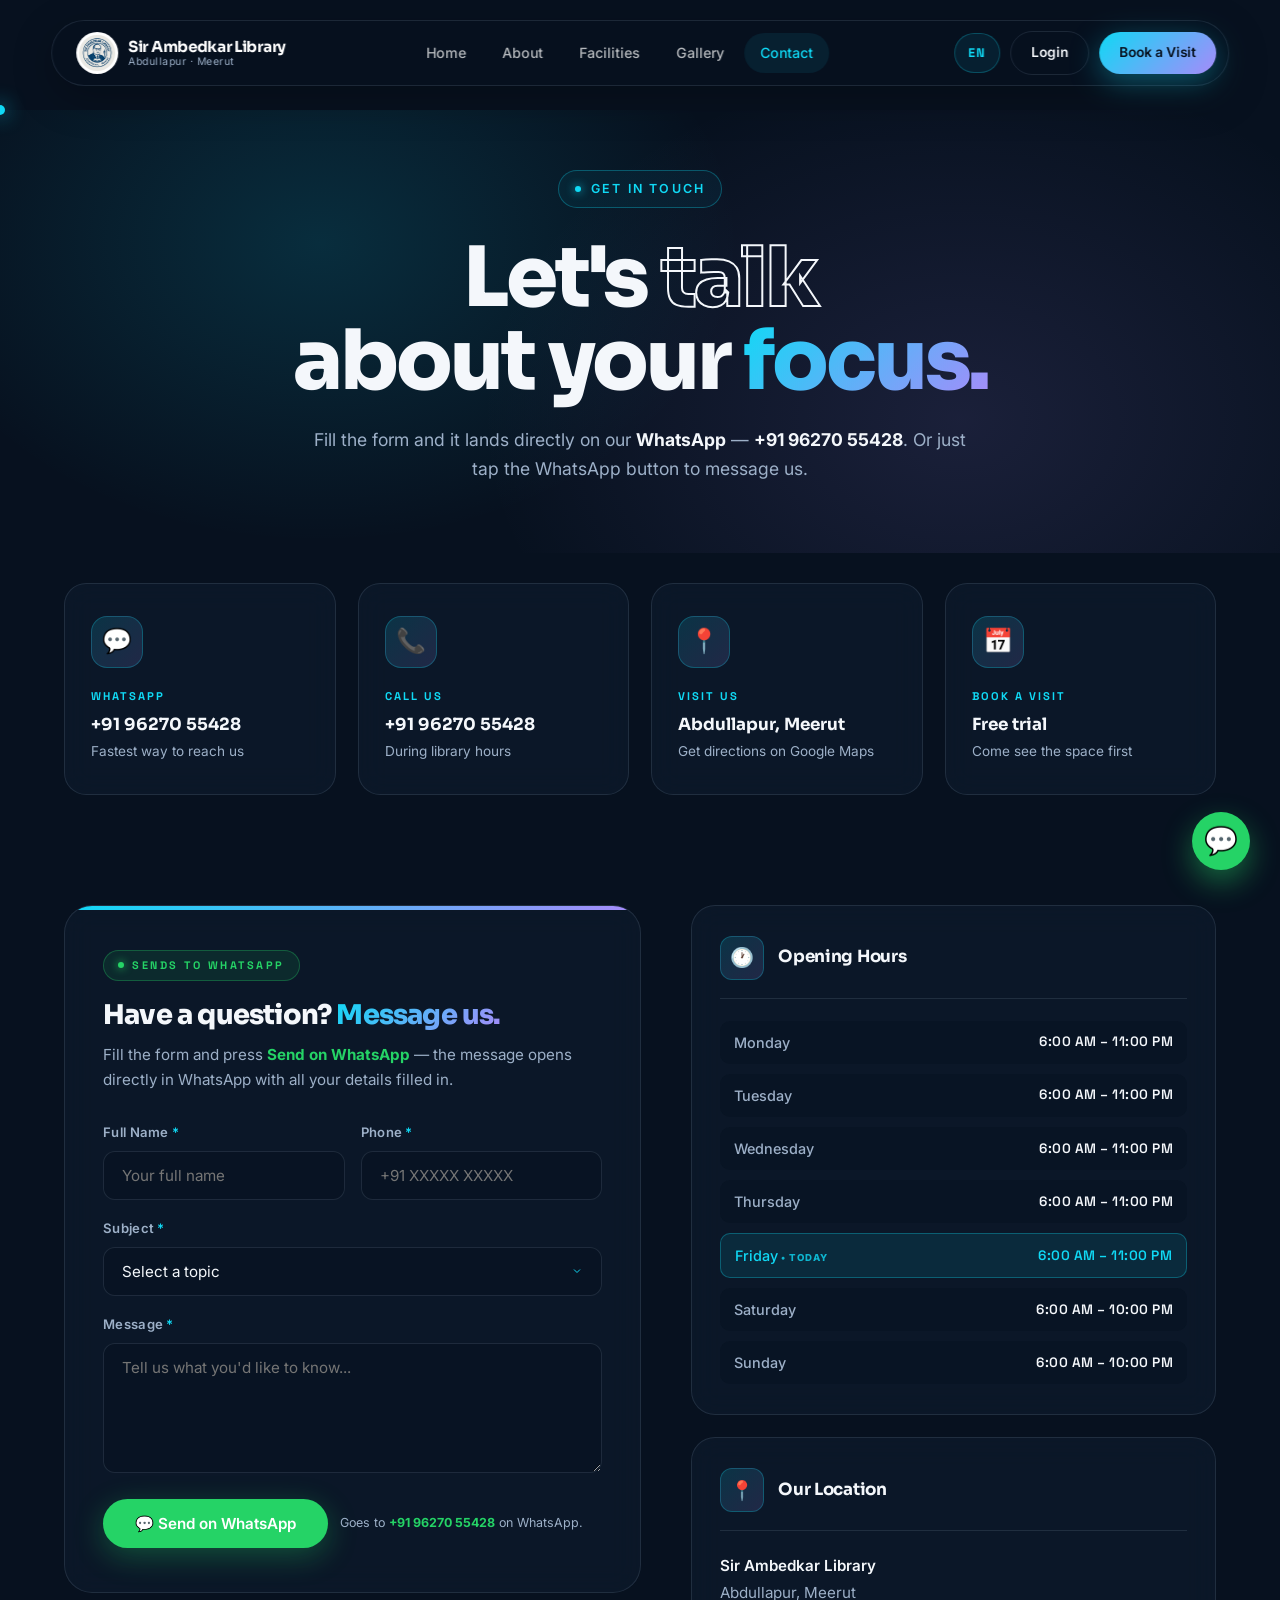
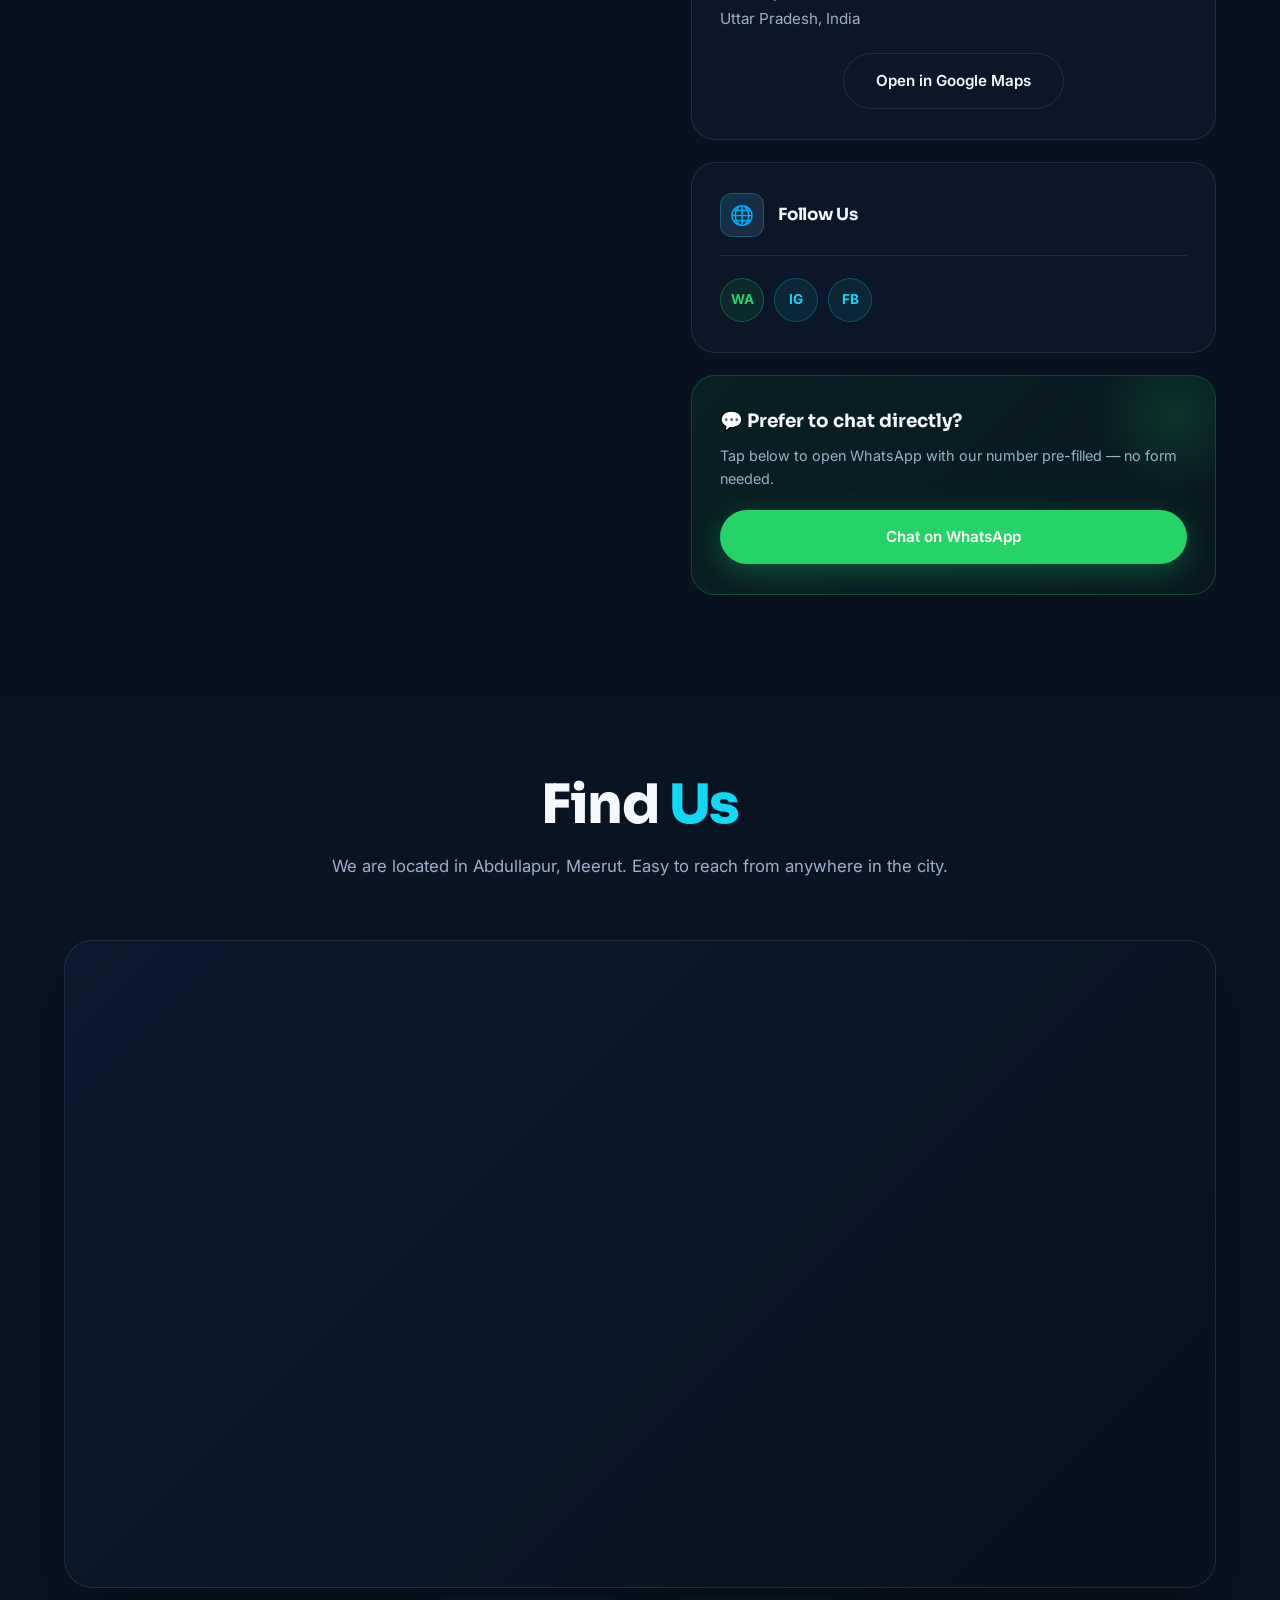
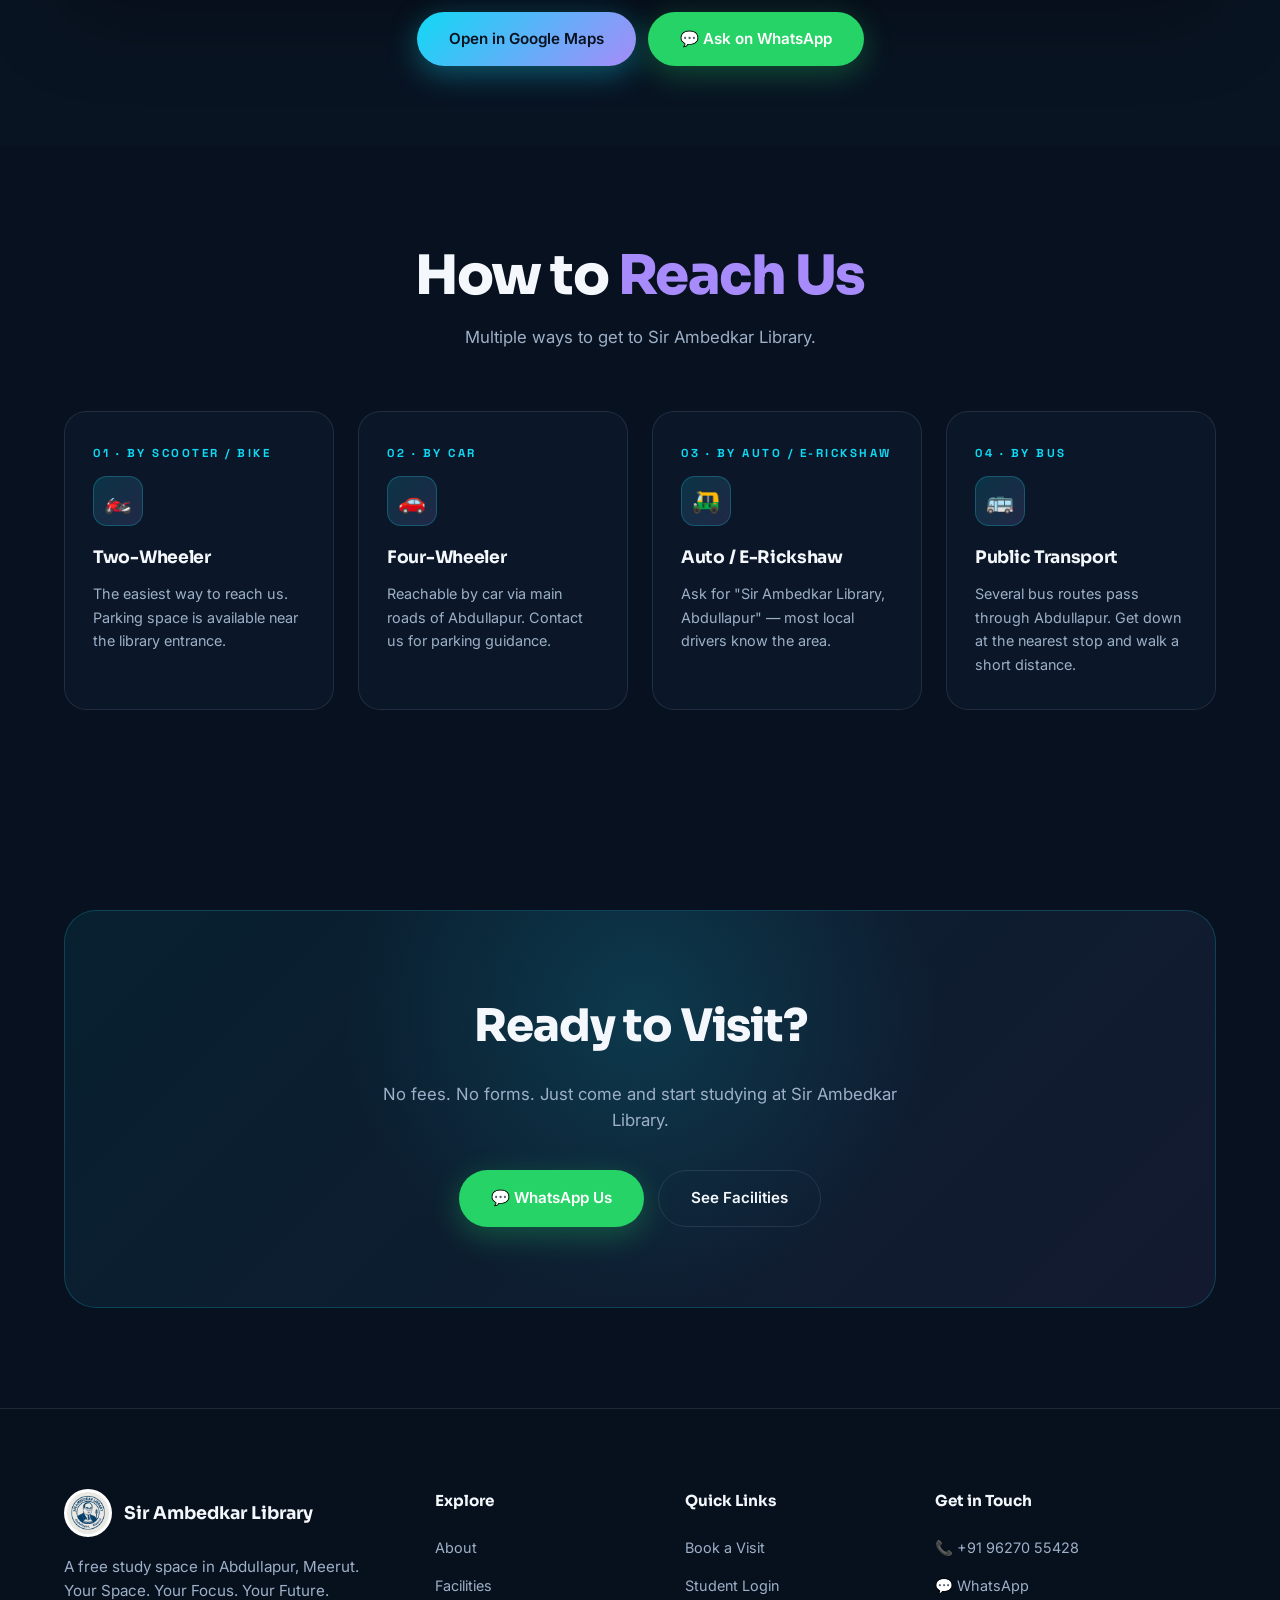
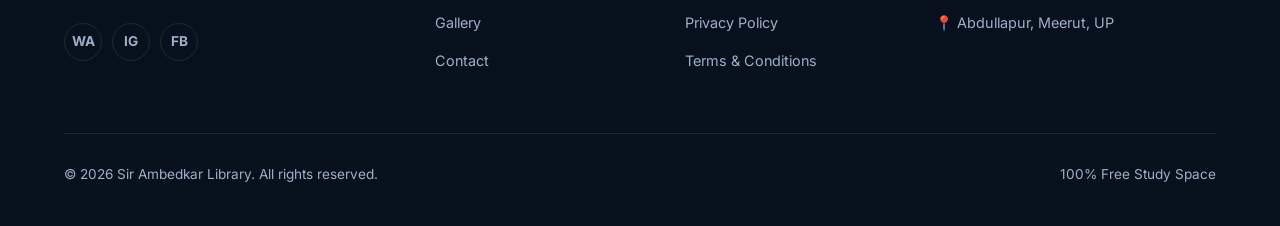
<file: contact.html>
<!DOCTYPE html>
<html lang="en">
<head>
<meta charset="UTF-8">
<meta name="viewport" content="width=device-width, initial-scale=1.0, viewport-fit=cover">
<title>Contact — Sir Ambedkar Library | Abdullapur, Meerut</title>
<meta name="description" content="Contact Sir Ambedkar Library, Abdullapur, Meerut. Send us a message on WhatsApp (9627055428) — we respond fast.">
<meta name="keywords" content="Contact Sir Ambedkar Library, Library Address Meerut, Library WhatsApp Abdullapur">
<meta name="author" content="Sir Ambedkar Library">
<link rel="icon" href="logo.png">
<meta name="robots" content="index, follow">

<meta property="og:title" content="Contact — Sir Ambedkar Library">
<meta property="og:description" content="Get in touch with Sir Ambedkar Library — WhatsApp: 9627055428">
<meta property="og:type" content="website">
<meta property="og:image" content="logo.png">

<link rel="preconnect" href="https://fonts.googleapis.com">
<link rel="preconnect" href="https://fonts.gstatic.com" crossorigin>
<link href="https://fonts.googleapis.com/css2?family=Inter:wght@300;400;500;600;700;800;900&family=Sora:wght@400;500;600;700;800&family=Space+Grotesk:wght@400;500;600;700&display=swap" rel="stylesheet">

<style>
/* ============================================================ */
/* === ROOT === */
/* ============================================================ */
:root {
  --midnight: #07111F;
  --deep-blue: #101E30;
  --cyan: #10D9F5;
  --violet: #A78BFA;
  --cloud: #F4F7FB;
  --muted: #9DB0C8;
  --green: #25D366;

  --bg: var(--midnight);
  --text: var(--cloud);
  --card-bg: rgba(16, 30, 48, 0.55);
  --card-border: rgba(157, 176, 200, 0.15);

  --font-body: 'Inter', system-ui, sans-serif;
  --font-display: 'Sora', 'Inter', sans-serif;
  --font-mono: 'Space Grotesk', monospace;

  --transition: all 0.5s cubic-bezier(0.4, 0, 0.2, 1);
}

/* ============================================================ */
/* === RESET === */
/* ============================================================ */
*, *::before, *::after { margin: 0; padding: 0; box-sizing: border-box; }
html { scroll-behavior: smooth; -webkit-text-size-adjust: 100%; }
body {
  font-family: var(--font-body);
  background: var(--bg);
  color: var(--text);
  line-height: 1.6;
  overflow-x: hidden;
  cursor: none;
  padding-top: 110px;
}
a, button, input, textarea, select { cursor: none; }
img { max-width: 100%; display: block; }
ul { list-style: none; }
a { color: inherit; text-decoration: none; }

/* ============================================================ */
/* === UTILITY === */
/* ============================================================ */
.container { max-width: 1200px; margin: 0 auto; padding: 0 24px; }
.section-padding { padding: 100px 0; }
.text-center { text-align: center; }
.text-cyan { color: var(--cyan); }
.text-violet { color: var(--violet); }
.section-header { margin-bottom: 60px; }
.section-header h2 {
  font-family: var(--font-display);
  font-size: clamp(2rem, 5vw, 3.4rem);
  font-weight: 800;
  margin-bottom: 18px;
  line-height: 1.1;
  letter-spacing: -1.5px;
}
.section-header p {
  font-size: 1.05rem;
  max-width: 620px;
  margin: 0 auto;
  color: var(--muted);
}

/* ============================================================ */
/* === CURSOR === */
/* ============================================================ */
.cursor-dot {
  width: 10px; height: 10px;
  background: var(--cyan);
  border-radius: 50%;
  position: fixed;
  pointer-events: none;
  z-index: 9999;
  transform: translate(-50%, -50%);
  transition: width 0.3s ease, height 0.3s ease, background-color 0.3s ease;
  box-shadow: 0 0 20px var(--cyan);
}
.cursor-dot.hover {
  width: 48px; height: 48px;
  background: var(--violet);
  box-shadow: 0 0 30px var(--violet);
  mix-blend-mode: difference;
}

/* ============================================================ */
/* === PRELOADER === */
/* ============================================================ */
.preloader {
  position: fixed; inset: 0;
  background: #07111F; z-index: 10000;
  display: flex; justify-content: center; align-items: center;
  flex-direction: column; gap: 24px;
  transition: opacity 0.9s ease, visibility 0.9s ease;
}
.preloader.hidden { opacity: 0; visibility: hidden; }
.preloader-logo {
  display: flex; flex-direction: column; align-items: center; gap: 14px;
}
.preloader-logo img {
  width: 90px; height: 90px; border-radius: 50%;
  background: #fff; padding: 6px;
  animation: pulseLogo 1.8s ease-in-out infinite;
}
.preloader-logo-text {
  font-family: var(--font-display);
  font-size: 1.1rem; font-weight: 700;
  color: #fff; letter-spacing: 3px;
  text-transform: uppercase;
}
.preloader-bar {
  width: 220px; height: 2px;
  background: rgba(255,255,255,0.08);
  border-radius: 10px; overflow: hidden;
}
.preloader-bar-fill {
  height: 100%; width: 0%;
  background: linear-gradient(90deg, var(--cyan), var(--violet));
  animation: loadBar 1.6s ease-in-out forwards;
}
@keyframes pulseLogo {
  0%, 100% { transform: scale(1); }
  50% { transform: scale(1.05); }
}
@keyframes loadBar { 0% { width: 0%; } 100% { width: 100%; } }

/* ============================================================ */
/* === BUTTONS === */
/* ============================================================ */
.btn {
  display: inline-flex; align-items: center; justify-content: center;
  padding: 15px 32px; border-radius: 50px;
  font-weight: 600; font-size: 0.95rem;
  transition: var(--transition);
  cursor: none; border: none; gap: 10px;
  font-family: var(--font-body);
}
.btn-primary {
  background: linear-gradient(135deg, var(--cyan), var(--violet));
  color: var(--midnight);
  box-shadow: 0 8px 30px rgba(16,217,245,0.35);
}
.btn-primary:hover {
  transform: translateY(-3px) scale(1.03);
  box-shadow: 0 12px 40px rgba(16,217,245,0.55);
}
.btn-primary:disabled {
  opacity: 0.7;
  cursor: not-allowed;
  transform: none;
}
.btn-ghost {
  background: transparent;
  color: var(--text);
  border: 1.5px solid var(--card-border);
}
.btn-ghost:hover {
  border-color: var(--cyan);
  color: var(--cyan);
  transform: translateY(-3px) scale(1.02);
}
.btn-whatsapp {
  background: var(--green);
  color: #fff;
  box-shadow: 0 8px 30px rgba(37, 211, 102, 0.3);
}
.btn-whatsapp:hover {
  transform: translateY(-3px) scale(1.03);
  box-shadow: 0 12px 40px rgba(37, 211, 102, 0.5);
  background: #1ebe57;
}

/* ============================================================ */
/* === HEADER === */
/* ============================================================ */
.floating-header {
  position: fixed;
  top: 20px; left: 50%;
  transform: translateX(-50%);
  width: 92%; max-width: 1200px;
  z-index: 1000;
}
.header-inner {
  background: rgba(7, 17, 31, 0.78);
  backdrop-filter: blur(20px);
  -webkit-backdrop-filter: blur(20px);
  border: 1px solid var(--card-border);
  border-radius: 50px;
  padding: 10px 12px 10px 24px;
  display: flex;
  justify-content: space-between;
  align-items: center;
  gap: 20px;
  box-shadow: 0 12px 40px rgba(0,0,0,0.25);
}
.header-logo { display: flex; align-items: center; gap: 10px; flex-shrink: 0; }
.header-logo img {
  width: 42px; height: 42px; border-radius: 50%;
  background: #fff; padding: 3px;
}
.header-logo-text { display: flex; flex-direction: column; line-height: 1.1; }
.header-logo-text strong {
  font-family: var(--font-display);
  font-size: 0.95rem; color: #fff;
  letter-spacing: -0.3px;
}
.header-logo-text small { font-size: 0.65rem; color: var(--muted); letter-spacing: 0.5px; }

.desktop-nav { display: flex; gap: 4px; align-items: center; margin: 0 auto; }
.desktop-nav a {
  color: #fff;
  font-weight: 500;
  font-size: 0.88rem;
  transition: var(--transition);
  padding: 9px 16px;
  border-radius: 50px;
  opacity: 0.7;
  white-space: nowrap;
}
.desktop-nav a:hover {
  opacity: 1;
  color: var(--midnight);
  background: var(--cyan);
  transform: translateY(-2px);
  box-shadow: 0 6px 20px rgba(16,217,245,0.4);
}
.desktop-nav a.active {
  opacity: 1;
  color: var(--cyan);
  background: rgba(16,217,245,0.08);
}
.header-cta { display: flex; gap: 10px; align-items: center; flex-shrink: 0; }
.header-cta .btn { padding: 10px 20px; font-size: 0.85rem; }

.lang-switch {
  display: inline-flex;
  align-items: center;
  justify-content: center;
  min-width: 46px;
  height: 40px;
  padding: 0 12px;
  border-radius: 50px;
  background: rgba(16,217,245,0.08);
  border: 1px solid rgba(16,217,245,0.25);
  color: var(--cyan);
  font-family: var(--font-mono);
  font-size: 0.78rem;
  font-weight: 700;
  letter-spacing: 1px;
  transition: var(--transition);
  cursor: none;
}
.lang-switch:hover {
  background: rgba(16,217,245,0.18);
  border-color: var(--cyan);
}

/* ============================================================ */
/* === PROFILE === */
/* ============================================================ */
.profile-wrap { position: relative; }
.profile-trigger {
  display: flex; align-items: center; gap: 10px;
  padding: 6px 14px 6px 6px;
  border-radius: 50px;
  background: rgba(16,217,245,0.08);
  border: 1px solid rgba(16,217,245,0.25);
  transition: var(--transition);
  cursor: none;
  color: var(--text);
  font-family: var(--font-body);
}
.profile-trigger:hover {
  background: rgba(16,217,245,0.15);
  border-color: rgba(16,217,245,0.5);
}
.profile-avatar {
  width: 34px; height: 34px;
  border-radius: 50%;
  background: linear-gradient(135deg, var(--cyan), var(--violet));
  display: flex; align-items: center; justify-content: center;
  color: var(--midnight);
  font-family: var(--font-display);
  font-size: 0.88rem; font-weight: 800;
  flex-shrink: 0;
  box-shadow: 0 0 15px rgba(16,217,245,0.35);
}
.profile-name {
  font-size: 0.85rem; font-weight: 600;
  max-width: 110px;
  overflow: hidden; text-overflow: ellipsis; white-space: nowrap;
}
.profile-chevron { font-size: 0.7rem; color: var(--muted); transition: transform 0.3s ease; }
.profile-wrap.open .profile-chevron { transform: rotate(180deg); }

.profile-dropdown {
  position: absolute;
  top: calc(100% + 12px); right: 0;
  min-width: 240px;
  background: rgba(7, 17, 31, 0.98);
  border: 1px solid var(--card-border);
  border-radius: 18px;
  padding: 8px;
  box-shadow: 0 25px 60px rgba(0,0,0,0.55);
  backdrop-filter: blur(24px);
  opacity: 0; visibility: hidden;
  transform: translateY(-8px);
  transition: opacity 0.25s ease, transform 0.25s ease, visibility 0.25s ease;
  z-index: 1001;
}
.profile-wrap.open .profile-dropdown {
  opacity: 1; visibility: visible;
  transform: translateY(0);
}
.profile-dd-header {
  padding: 14px 16px;
  border-bottom: 1px solid var(--card-border);
  margin-bottom: 8px;
}
.profile-dd-name {
  font-family: var(--font-display);
  font-size: 0.95rem; font-weight: 700;
  margin-bottom: 3px;
  word-break: break-word;
}
.profile-dd-email {
  font-size: 0.78rem; color: var(--muted);
  word-break: break-word;
}
.profile-dd-badge {
  display: inline-flex; align-items: center; gap: 6px;
  font-size: 0.65rem; font-weight: 700;
  letter-spacing: 1px; text-transform: uppercase;
  color: var(--cyan);
  padding: 3px 10px;
  border-radius: 50px;
  background: rgba(16,217,245,0.1);
  border: 1px solid rgba(16,217,245,0.25);
  margin-top: 8px;
}
.profile-dd-badge::before {
  content: '';
  width: 5px; height: 5px; border-radius: 50%;
  background: var(--cyan);
  box-shadow: 0 0 8px var(--cyan);
}
.profile-dd-item {
  display: flex; align-items: center; gap: 12px;
  padding: 10px 14px;
  border-radius: 10px;
  color: var(--muted);
  font-size: 0.88rem;
  transition: var(--transition);
  cursor: none;
  width: 100%; text-align: left;
  font-family: var(--font-body);
  background: transparent; border: none;
}
.profile-dd-item:hover { background: rgba(16,217,245,0.08); color: var(--text); }
.profile-dd-item .ic { width: 18px; font-size: 0.95rem; text-align: center; flex-shrink: 0; }
.profile-dd-divider { height: 1px; background: var(--card-border); margin: 6px 0; }
.profile-dd-item.logout { color: #ff9b9b; }
.profile-dd-item.logout:hover { background: rgba(239,68,68,0.1); color: #ff9b9b; }

/* ============================================================ */
/* === HAMBURGER === */
/* ============================================================ */
.hamburger-btn {
  display: none;
  background: rgba(16,217,245,0.12);
  border: 1px solid var(--card-border);
  border-radius: 50%;
  width: 44px; height: 44px;
  flex-direction: column;
  justify-content: center;
  align-items: center;
  gap: 5px;
  cursor: none;
  transition: var(--transition);
  flex-shrink: 0;
}
.hamburger-btn:hover { background: var(--cyan); }
.hamburger-btn span {
  width: 20px; height: 2px;
  background: #fff; border-radius: 2px;
  transition: var(--transition);
}
.hamburger-btn.active span:nth-child(1) { transform: translateY(7px) rotate(45deg); }
.hamburger-btn.active span:nth-child(2) { opacity: 0; }
.hamburger-btn.active span:nth-child(3) { transform: translateY(-7px) rotate(-45deg); }

/* ============================================================ */
/* === MOBILE MENU === */
/* ============================================================ */
.menu-overlay {
  position: fixed; inset: 0;
  background: rgba(7, 17, 31, 0.98);
  backdrop-filter: blur(24px);
  z-index: 999;
  display: flex; justify-content: center; align-items: center;
  opacity: 0; visibility: hidden;
  transition: opacity 0.5s ease, visibility 0.5s ease;
  overflow-y: auto;
}
.menu-overlay.active { opacity: 1; visibility: visible; }
.menu-content { text-align: center; padding: 40px 24px; width: 100%; max-width: 500px; }
.menu-content ul { display: flex; flex-direction: column; gap: 18px; }
.menu-content a {
  font-family: var(--font-display);
  font-size: clamp(1.4rem, 6vw, 2rem);
  font-weight: 700;
  color: #fff;
  letter-spacing: -1px;
  opacity: 0.65;
  transition: var(--transition);
  display: inline-block;
}
.menu-content a:hover, .menu-content a.active {
  opacity: 1; color: var(--cyan);
  transform: translateX(16px);
}
.mobile-user-card {
  margin-top: 30px;
  padding: 20px;
  background: rgba(16,217,245,0.06);
  border: 1px solid rgba(16,217,245,0.25);
  border-radius: 18px;
  display: flex; align-items: center; gap: 14px;
  text-align: left;
}
.mobile-user-avatar {
  width: 44px; height: 44px;
  border-radius: 50%;
  background: linear-gradient(135deg, var(--cyan), var(--violet));
  display: flex; align-items: center; justify-content: center;
  color: var(--midnight);
  font-family: var(--font-display);
  font-weight: 800; font-size: 1.05rem;
  flex-shrink: 0;
}
.mobile-user-info { flex: 1; min-width: 0; }
.mobile-user-name {
  font-family: var(--font-display);
  font-size: 0.9rem; font-weight: 700;
  white-space: nowrap; overflow: hidden; text-overflow: ellipsis;
}
.mobile-user-email {
  font-size: 0.75rem; color: var(--muted);
  white-space: nowrap; overflow: hidden; text-overflow: ellipsis;
}
.mobile-actions {
  display: flex; flex-direction: column; gap: 10px;
  margin-top: 20px;
}
.mobile-actions .btn { width: 100%; justify-content: center; }

/* ============================================================ */
/* === PAGE HEAD === */
/* ============================================================ */
.page-head {
  position: relative;
  padding: 60px 0 70px;
  overflow: hidden;
  text-align: center;
}
.page-head::before {
  content: '';
  position: absolute;
  inset: 0;
  background:
    radial-gradient(700px 500px at 25% 30%, rgba(16,217,245,0.14), transparent 60%),
    radial-gradient(800px 600px at 75% 70%, rgba(167,139,250,0.12), transparent 60%);
  pointer-events: none;
}
.page-head-inner { position: relative; z-index: 2; }
.page-head-eyebrow {
  display: inline-flex; align-items: center; gap: 10px;
  font-size: 0.78rem; letter-spacing: 0.18em;
  text-transform: uppercase;
  color: var(--cyan); font-weight: 600;
  padding: 8px 16px;
  border: 1px solid rgba(16,217,245,0.3);
  border-radius: 50px;
  margin-bottom: 28px;
  background: rgba(16,217,245,0.05);
}
.page-head-eyebrow .dot {
  width: 6px; height: 6px; border-radius: 50%;
  background: var(--cyan);
  box-shadow: 0 0 10px var(--cyan);
  animation: pulseDot 2s infinite;
}
@keyframes pulseDot { 0%,100% { opacity: 1; } 50% { opacity: 0.3; } }
.page-head h1 {
  font-family: var(--font-display);
  font-size: clamp(2.4rem, 6.5vw, 5.5rem);
  font-weight: 800;
  line-height: 1;
  letter-spacing: -3px;
  margin-bottom: 24px;
}
.page-head h1 .line-outline {
  color: transparent;
  -webkit-text-stroke: 2px var(--text);
  display: inline-block;
}
.page-head h1 .line-gradient {
  background: linear-gradient(135deg, var(--cyan), var(--violet));
  -webkit-background-clip: text;
  background-clip: text;
  -webkit-text-fill-color: transparent;
  display: inline-block;
}
.page-head p {
  font-size: 1.1rem;
  color: var(--muted);
  max-width: 660px;
  margin: 0 auto;
}
.page-head p strong { color: var(--text); }

/* ============================================================ */
/* === QUICK CONTACT CARDS === */
/* ============================================================ */
.quick-contact { padding: 30px 0 70px; }
.qc-grid {
  display: grid;
  grid-template-columns: repeat(auto-fit, minmax(240px, 1fr));
  gap: 22px;
}
.qc-card {
  position: relative;
  padding: 32px 26px;
  background: var(--card-bg);
  border: 1px solid var(--card-border);
  border-radius: 22px;
  backdrop-filter: blur(14px);
  transition: var(--transition);
  overflow: hidden;
  display: flex;
  flex-direction: column;
  align-items: flex-start;
  text-decoration: none;
  color: inherit;
  cursor: none;
}
.qc-card::before {
  content: '';
  position: absolute;
  top: 0; left: 0; right: 0;
  height: 3px;
  background: linear-gradient(90deg, var(--cyan), var(--violet));
  opacity: 0;
  transition: opacity 0.4s ease;
}
.qc-card:hover {
  transform: translateY(-6px);
  border-color: rgba(16,217,245,0.4);
  box-shadow: 0 20px 50px rgba(0,0,0,0.3);
}
.qc-card:hover::before { opacity: 1; }
.qc-icon {
  width: 52px; height: 52px;
  border-radius: 16px;
  background: linear-gradient(135deg, rgba(16,217,245,0.15), rgba(167,139,250,0.15));
  border: 1px solid rgba(16,217,245,0.25);
  display: flex;
  align-items: center;
  justify-content: center;
  font-size: 1.5rem;
  margin-bottom: 20px;
  transition: transform 0.4s ease;
}
.qc-card:hover .qc-icon {
  transform: scale(1.08) rotate(-4deg);
}
.qc-label {
  font-family: var(--font-mono);
  font-size: 0.7rem;
  letter-spacing: 2px;
  text-transform: uppercase;
  color: var(--cyan);
  font-weight: 700;
  margin-bottom: 8px;
}
.qc-value {
  font-family: var(--font-display);
  font-size: 1.05rem;
  font-weight: 700;
  color: var(--text);
  margin-bottom: 6px;
  line-height: 1.3;
  word-break: break-word;
}
.qc-desc {
  color: var(--muted);
  font-size: 0.85rem;
  line-height: 1.5;
}

/* ============================================================ */
/* === FORM + INFO GRID === */
/* ============================================================ */
.contact-main { padding: 40px 0 100px; }
.contact-grid {
  display: grid;
  grid-template-columns: 1.1fr 1fr;
  gap: 50px;
  align-items: start;
}

/* FORM SIDE */
.contact-form-wrap {
  background: var(--card-bg);
  border: 1px solid var(--card-border);
  border-radius: 28px;
  padding: 44px 38px;
  backdrop-filter: blur(14px);
  position: relative;
  overflow: hidden;
}
.contact-form-wrap::before {
  content: '';
  position: absolute;
  top: 0; left: 0; right: 0;
  height: 4px;
  background: linear-gradient(90deg, var(--cyan), var(--violet));
}
.form-tag {
  display: inline-flex;
  align-items: center;
  gap: 8px;
  font-family: var(--font-mono);
  font-size: 0.68rem;
  letter-spacing: 2.5px;
  text-transform: uppercase;
  color: var(--green);
  font-weight: 700;
  padding: 6px 14px;
  border-radius: 50px;
  background: rgba(37,211,102,0.1);
  border: 1px solid rgba(37,211,102,0.3);
  margin-bottom: 18px;
}
.form-tag .wa-dot {
  width: 6px; height: 6px;
  border-radius: 50%;
  background: var(--green);
  box-shadow: 0 0 8px var(--green);
  animation: pulseDot 2s infinite;
}
.contact-form-wrap h2 {
  font-family: var(--font-display);
  font-size: 1.7rem;
  font-weight: 800;
  letter-spacing: -0.8px;
  margin-bottom: 10px;
  line-height: 1.2;
}
.contact-form-wrap h2 span {
  background: linear-gradient(135deg, var(--cyan), var(--violet));
  -webkit-background-clip: text;
  background-clip: text;
  -webkit-text-fill-color: transparent;
}
.contact-form-wrap > p {
  color: var(--muted);
  font-size: 0.95rem;
  margin-bottom: 30px;
  line-height: 1.65;
}
.contact-form-wrap > p strong { color: var(--green); font-weight: 700; }

.form-row {
  display: grid;
  grid-template-columns: 1fr 1fr;
  gap: 16px;
}
.form-group { margin-bottom: 18px; }
.form-group label {
  display: block;
  margin-bottom: 8px;
  font-size: 0.82rem;
  font-weight: 600;
  color: var(--muted);
  letter-spacing: 0.3px;
}
.form-group label .req { color: var(--cyan); }
.form-group input,
.form-group select,
.form-group textarea {
  width: 100%;
  padding: 14px 18px;
  background: rgba(7, 17, 31, 0.5);
  border: 1.5px solid var(--card-border);
  border-radius: 12px;
  color: var(--text);
  font-family: var(--font-body);
  font-size: 0.95rem;
  transition: var(--transition);
}
.form-group select {
  appearance: none;
  -webkit-appearance: none;
  background-image: url("data:image/svg+xml;charset=UTF-8,%3csvg xmlns='http://www.w3.org/2000/svg' width='12' height='12' viewBox='0 0 24 24' fill='none' stroke='%2310D9F5' stroke-width='2'%3e%3cpolyline points='6 9 12 15 18 9'/%3e%3c/svg%3e");
  background-repeat: no-repeat;
  background-position: right 18px center;
  padding-right: 42px;
}
.form-group select option {
  background: #0a1a2e;
  color: var(--text);
}
.form-group input:focus,
.form-group select:focus,
.form-group textarea:focus {
  outline: none;
  border-color: var(--cyan);
  box-shadow: 0 0 0 3px rgba(16,217,245,0.12);
  background: rgba(7, 17, 31, 0.7);
}
.form-group input.error,
.form-group select.error,
.form-group textarea.error {
  border-color: #ff6464;
  box-shadow: 0 0 0 3px rgba(255,100,100,0.12);
}
.form-group textarea { resize: vertical; min-height: 130px; }
.form-error-msg {
  color: #ff9b9b;
  font-size: 0.78rem;
  margin-top: 6px;
  display: none;
}
.form-group.has-error .form-error-msg { display: block; }

.form-submit {
  margin-top: 8px;
  display: flex;
  gap: 12px;
  flex-wrap: wrap;
  align-items: center;
}
.form-submit .btn { flex-shrink: 0; }
.form-note {
  color: var(--muted);
  font-size: 0.78rem;
  line-height: 1.5;
  flex: 1;
  min-width: 180px;
}
.form-note strong { color: var(--green); font-weight: 700; }

.form-msg {
  padding: 14px 18px;
  border-radius: 12px;
  font-size: 0.9rem;
  margin-top: 18px;
  display: none;
  line-height: 1.55;
}
.form-msg.show { display: block; }
.form-msg.success {
  background: rgba(37,211,102,0.1);
  border: 1px solid var(--green);
  color: var(--green);
}
.form-msg.error {
  background: rgba(255,100,100,0.1);
  border: 1px solid #ff6464;
  color: #ff9b9b;
}

/* Spinner */
.spinner {
  width: 16px; height: 16px;
  border: 2px solid rgba(255,255,255,0.4);
  border-top-color: #fff;
  border-radius: 50%;
  animation: spin 0.7s linear infinite;
  display: none;
}
.btn.loading .spinner { display: block; }
.btn.loading .btn-text { display: none; }
@keyframes spin { to { transform: rotate(360deg); } }

/* ============================================================ */
/* === INFO SIDE === */
/* ============================================================ */
.contact-info-side {
  display: flex;
  flex-direction: column;
  gap: 22px;
}
.info-block {
  padding: 30px 28px;
  background: var(--card-bg);
  border: 1px solid var(--card-border);
  border-radius: 24px;
  backdrop-filter: blur(14px);
  transition: var(--transition);
}
.info-block:hover {
  border-color: rgba(167,139,250,0.35);
}
.info-block-head {
  display: flex;
  align-items: center;
  gap: 14px;
  margin-bottom: 22px;
  padding-bottom: 18px;
  border-bottom: 1px solid var(--card-border);
}
.info-block-icon {
  width: 44px; height: 44px;
  border-radius: 12px;
  background: linear-gradient(135deg, rgba(16,217,245,0.15), rgba(167,139,250,0.15));
  border: 1px solid rgba(16,217,245,0.25);
  display: flex;
  align-items: center;
  justify-content: center;
  font-size: 1.2rem;
  flex-shrink: 0;
}
.info-block-head h3 {
  font-family: var(--font-display);
  font-size: 1.05rem;
  font-weight: 700;
  letter-spacing: -0.3px;
}

/* Hours list */
.hours-list { display: flex; flex-direction: column; gap: 10px; }
.hours-row {
  display: flex;
  justify-content: space-between;
  align-items: center;
  gap: 12px;
  padding: 10px 14px;
  border-radius: 10px;
  background: rgba(7, 17, 31, 0.4);
  transition: background 0.3s ease;
}
.hours-row:hover {
  background: rgba(16, 217, 245, 0.06);
}
.hours-day {
  font-size: 0.9rem;
  color: var(--muted);
  font-weight: 500;
}
.hours-time {
  font-family: var(--font-mono);
  font-size: 0.85rem;
  font-weight: 600;
  color: var(--text);
  letter-spacing: 0.5px;
}
.hours-row.today {
  background: rgba(16, 217, 245, 0.1);
  border: 1px solid rgba(16, 217, 245, 0.3);
}
.hours-row.today .hours-day,
.hours-row.today .hours-time {
  color: var(--cyan);
}
.hours-row.today .hours-day::after {
  content: ' • TODAY';
  font-size: 0.6rem;
  font-weight: 800;
  letter-spacing: 1px;
  opacity: 0.8;
}

/* Address block */
.address-text {
  color: var(--muted);
  font-size: 0.95rem;
  line-height: 1.75;
  margin-bottom: 20px;
}
.address-text strong { color: var(--text); font-weight: 600; }

/* Social row */
.social-row {
  display: flex;
  gap: 10px;
  flex-wrap: wrap;
}
.social-btn {
  width: 44px; height: 44px;
  border-radius: 50%;
  background: rgba(16,217,245,0.08);
  border: 1px solid rgba(16,217,245,0.25);
  display: flex;
  align-items: center;
  justify-content: center;
  color: var(--cyan);
  font-size: 0.85rem;
  font-weight: 700;
  transition: var(--transition);
  text-decoration: none;
}
.social-btn:hover {
  background: var(--cyan);
  color: var(--midnight);
  transform: translateY(-3px);
  box-shadow: 0 10px 25px rgba(16,217,245,0.4);
}
.social-btn.wa {
  background: rgba(37,211,102,0.1);
  border-color: rgba(37,211,102,0.3);
  color: var(--green);
}
.social-btn.wa:hover {
  background: var(--green);
  color: #fff;
  border-color: var(--green);
  box-shadow: 0 10px 25px rgba(37,211,102,0.4);
}

/* WhatsApp card */
.whatsapp-card {
  padding: 30px 28px;
  background: linear-gradient(135deg, rgba(37,211,102,0.08), rgba(37,211,102,0.03));
  border: 1px solid rgba(37,211,102,0.25);
  border-radius: 24px;
  position: relative;
  overflow: hidden;
}
.whatsapp-card::before {
  content: '';
  position: absolute;
  top: -40px; right: -40px;
  width: 160px; height: 160px;
  border-radius: 50%;
  background: radial-gradient(circle, rgba(37,211,102,0.15), transparent 70%);
  pointer-events: none;
}
.whatsapp-card h3 {
  font-family: var(--font-display);
  font-size: 1.15rem;
  font-weight: 700;
  margin-bottom: 8px;
  position: relative;
  z-index: 2;
}
.whatsapp-card p {
  color: var(--muted);
  font-size: 0.9rem;
  margin-bottom: 20px;
  position: relative;
  z-index: 2;
}
.whatsapp-card .btn { position: relative; z-index: 2; width: 100%; }

/* ============================================================ */
/* === MAP SECTION === */
/* ============================================================ */
.map-section { padding: 80px 0; background: rgba(16, 30, 48, 0.25); }
.map-wrap {
  position: relative;
  border-radius: 28px;
  overflow: hidden;
  border: 1px solid var(--card-border);
  aspect-ratio: 16 / 9;
  background: linear-gradient(135deg, #0a1a2e 0%, #07111F 100%);
  box-shadow: 0 30px 80px rgba(0,0,0,0.35);
}
.map-wrap iframe {
  position: absolute;
  inset: 0;
  width: 100%;
  height: 100%;
  border: 0;
  filter: grayscale(0.15) contrast(1.05);
  transition: filter 0.4s ease;
}
.map-wrap:hover iframe {
  filter: grayscale(0) contrast(1);
}
.map-actions-bottom {
  margin-top: 24px;
  display: flex;
  gap: 12px;
  justify-content: center;
  flex-wrap: wrap;
}

/* ============================================================ */
/* === DIRECTIONS === */
/* ============================================================ */
.directions-section { padding: 100px 0; }
.directions-grid {
  display: grid;
  grid-template-columns: repeat(auto-fit, minmax(260px, 1fr));
  gap: 24px;
}
.dir-card {
  padding: 32px 28px;
  background: var(--card-bg);
  border: 1px solid var(--card-border);
  border-radius: 22px;
  backdrop-filter: blur(14px);
  transition: var(--transition);
  position: relative;
  overflow: hidden;
}
.dir-card::before {
  content: '';
  position: absolute;
  top: 0; left: 0;
  width: 100%; height: 3px;
  background: linear-gradient(90deg, var(--cyan), var(--violet));
  opacity: 0;
  transition: opacity 0.4s ease;
}
.dir-card:hover {
  transform: translateY(-6px);
  border-color: rgba(16,217,245,0.4);
  box-shadow: 0 20px 50px rgba(0,0,0,0.3);
}
.dir-card:hover::before { opacity: 1; }
.dir-num {
  font-family: var(--font-mono);
  font-size: 0.72rem;
  letter-spacing: 2.5px;
  color: var(--cyan);
  font-weight: 700;
  margin-bottom: 14px;
}
.dir-icon {
  width: 50px; height: 50px;
  border-radius: 14px;
  background: linear-gradient(135deg, rgba(16,217,245,0.15), rgba(167,139,250,0.15));
  border: 1px solid rgba(16,217,245,0.25);
  display: flex;
  align-items: center;
  justify-content: center;
  font-size: 1.4rem;
  margin-bottom: 18px;
}
.dir-card h4 {
  font-family: var(--font-display);
  font-size: 1.08rem;
  font-weight: 700;
  margin-bottom: 10px;
  letter-spacing: -0.3px;
}
.dir-card p {
  color: var(--muted);
  font-size: 0.9rem;
  line-height: 1.65;
}

/* ============================================================ */
/* === CTA === */
/* ============================================================ */
.cta-section { padding: 100px 0; }
.cta-card {
  position: relative;
  background: linear-gradient(135deg, rgba(16,217,245,0.08), rgba(167,139,250,0.08));
  border: 1px solid rgba(16,217,245,0.2);
  border-radius: 32px;
  padding: 80px 40px;
  text-align: center;
  overflow: hidden;
}
.cta-card::before {
  content: '';
  position: absolute;
  top: -50%; left: 50%;
  transform: translateX(-50%);
  width: 600px; height: 600px;
  background: radial-gradient(circle, rgba(16,217,245,0.15), transparent 70%);
  pointer-events: none;
}
.cta-card h2 {
  font-family: var(--font-display);
  font-size: clamp(1.8rem, 4vw, 2.8rem);
  font-weight: 800;
  margin-bottom: 18px;
  letter-spacing: -1px;
  position: relative;
  z-index: 1;
}
.cta-card p {
  color: var(--muted);
  font-size: 1.05rem;
  max-width: 520px;
  margin: 0 auto 36px;
  position: relative;
  z-index: 1;
}
.cta-card .btn-group {
  display: flex; gap: 14px; justify-content: center; flex-wrap: wrap;
  position: relative; z-index: 1;
}

/* ============================================================ */
/* === FOOTER === */
/* ============================================================ */
.footer {
  padding: 80px 0 40px;
  border-top: 1px solid var(--card-border);
  background: rgba(7, 17, 31, 0.6);
}
.footer-grid {
  display: grid;
  grid-template-columns: 1.6fr 1fr 1fr 1.4fr;
  gap: 50px;
  margin-bottom: 60px;
}
.footer-brand .logo-wrap {
  display: flex; align-items: center; gap: 12px;
  margin-bottom: 18px;
}
.footer-brand .logo-wrap img {
  width: 48px; height: 48px; border-radius: 50%;
  background: #fff; padding: 3px;
}
.footer-brand .logo-wrap strong {
  font-family: var(--font-display);
  font-size: 1.1rem;
}
.footer-brand p {
  color: var(--muted);
  font-size: 0.95rem;
  max-width: 320px;
  margin-bottom: 20px;
}
.footer-social { display: flex; gap: 10px; }
.footer-social a {
  width: 38px; height: 38px;
  border-radius: 50%;
  border: 1px solid var(--card-border);
  display: flex; align-items: center; justify-content: center;
  color: var(--muted);
  transition: var(--transition);
  font-size: 0.85rem; font-weight: 700;
}
.footer-social a:hover {
  color: var(--cyan);
  border-color: var(--cyan);
  transform: translateY(-3px);
}
.footer-col h4 {
  font-family: var(--font-display);
  font-size: 0.95rem;
  margin-bottom: 22px;
}
.footer-col ul { display: flex; flex-direction: column; gap: 12px; }
.footer-col ul li a {
  color: var(--muted);
  font-size: 0.9rem;
  transition: var(--transition);
}
.footer-col ul li a:hover { color: var(--cyan); padding-left: 6px; }
.footer-bottom {
  padding-top: 30px;
  border-top: 1px solid var(--card-border);
  display: flex;
  justify-content: space-between;
  align-items: center;
  flex-wrap: wrap;
  gap: 16px;
  color: var(--muted);
  font-size: 0.85rem;
}

/* ============================================================ */
/* === MOBILE BOTTOM NAV === */
/* ============================================================ */
.bottom-nav {
  display: none;
  position: fixed;
  bottom: 0; left: 0;
  width: 100%;
  background: rgba(7, 17, 31, 0.95);
  backdrop-filter: blur(20px);
  border-top: 1px solid var(--card-border);
  z-index: 2000;
  padding: 8px 0;
  padding-bottom: calc(8px + env(safe-area-inset-bottom));
}
.bottom-nav ul { display: flex; justify-content: space-around; }
.bottom-nav li { flex: 1; text-align: center; }
.bottom-nav a {
  display: flex; flex-direction: column;
  align-items: center; justify-content: center;
  gap: 4px;
  color: var(--muted);
  opacity: 0.6;
  transition: var(--transition);
  padding: 6px 0;
  position: relative;
}
.bottom-nav a:hover, .bottom-nav a.active { opacity: 1; color: var(--cyan); }
.bottom-nav a svg {
  width: 22px; height: 22px;
  stroke: currentColor; fill: none;
  stroke-width: 2;
  stroke-linecap: round; stroke-linejoin: round;
}
.bottom-nav a span {
  font-size: 0.58rem;
  font-weight: 600;
  text-transform: uppercase;
  letter-spacing: 0.5px;
}
.bottom-nav a.active::before {
  content: '';
  position: absolute;
  top: -8px; left: 50%;
  transform: translateX(-50%);
  width: 28px; height: 3px;
  background: var(--cyan);
  border-radius: 0 0 3px 3px;
}

/* ============================================================ */
/* === FLOATING WHATSAPP === */
/* ============================================================ */
.wa-float {
  position: fixed;
  bottom: 30px; right: 30px;
  width: 58px; height: 58px;
  border-radius: 50%;
  background: var(--green);
  display: flex;
  align-items: center;
  justify-content: center;
  color: #fff;
  font-size: 1.7rem;
  box-shadow: 0 12px 30px rgba(37,211,102,0.45);
  z-index: 500;
  transition: var(--transition);
  animation: waPulse 2.5s ease-in-out infinite;
  text-decoration: none;
}
.wa-float:hover {
  transform: scale(1.1) translateY(-3px);
  box-shadow: 0 16px 40px rgba(37,211,102,0.6);
}
@keyframes waPulse {
  0%, 100% { box-shadow: 0 12px 30px rgba(37,211,102,0.45); }
  50% { box-shadow: 0 12px 40px rgba(37,211,102,0.7), 0 0 0 12px rgba(37,211,102,0.1); }
}

/* ============================================================ */
/* === REVEAL === */
/* ============================================================ */
.reveal { opacity: 0; transform: translateY(50px); transition: opacity 1s ease, transform 1s ease; }
.reveal.visible { opacity: 1; transform: translateY(0); }
.reveal-left { opacity: 0; transform: translateX(-60px); transition: opacity 1s ease, transform 1s ease; }
.reveal-left.visible { opacity: 1; transform: translateX(0); }
.reveal-right { opacity: 0; transform: translateX(60px); transition: opacity 1s ease, transform 1s ease; }
.reveal-right.visible { opacity: 1; transform: translateX(0); }

/* ============================================================ */
/* === RESPONSIVE === */
/* ============================================================ */
@media (max-width: 1024px) {
  .desktop-nav { display: none; }
  .hamburger-btn { display: flex; }
  .header-cta .btn-ghost,
  .header-cta .btn-primary { display: none; }
  .header-cta .profile-wrap { display: none; }
  .footer-grid { grid-template-columns: 1fr 1fr; gap: 40px; }
  .contact-grid { grid-template-columns: 1fr; gap: 40px; }
}

@media (max-width: 768px) {
  body { padding-top: 85px; padding-bottom: 90px; cursor: auto; }
  a, button { cursor: pointer; }
  .cursor-dot { display: none; }

  .floating-header { top: 12px; width: 94%; }
  .header-inner { padding: 8px 8px 8px 16px; }
  .header-logo-text strong { font-size: 0.85rem; }
  .header-logo-text small { display: none; }
  .header-logo img { width: 36px; height: 36px; }
  .hamburger-btn { width: 40px; height: 40px; }
  .lang-switch { min-width: 42px; height: 36px; font-size: 0.72rem; padding: 0 10px; }

  .page-head { padding: 30px 0 50px; }
  .page-head h1 {
    font-size: clamp(2rem, 10vw, 3rem);
    letter-spacing: -1.5px;
    margin-bottom: 18px;
  }
  .page-head h1 .line-outline { -webkit-text-stroke: 1.5px var(--text); }
  .page-head p { font-size: 0.98rem; padding: 0 8px; }

  .section-padding { padding: 60px 0; }
  .section-header { margin-bottom: 44px; }
  .section-header h2 { font-size: 1.8rem; letter-spacing: -1px; }
  .section-header p { font-size: 0.95rem; }

  .quick-contact { padding: 20px 0 50px; }
  .qc-grid { gap: 14px; }
  .qc-card { padding: 26px 22px; border-radius: 18px; }
  .qc-icon { width: 46px; height: 46px; font-size: 1.3rem; margin-bottom: 16px; }
  .qc-label { font-size: 0.62rem; letter-spacing: 1.5px; }
  .qc-value { font-size: 0.95rem; }
  .qc-desc { font-size: 0.8rem; }

  .contact-main { padding: 30px 0 60px; }
  .contact-grid { gap: 26px; }
  .contact-form-wrap { padding: 30px 22px; border-radius: 22px; }
  .contact-form-wrap h2 { font-size: 1.4rem; }
  .contact-form-wrap > p { font-size: 0.9rem; margin-bottom: 22px; }
  .form-row { grid-template-columns: 1fr; gap: 0; }
  .form-group input,
  .form-group select,
  .form-group textarea { padding: 12px 16px; font-size: 0.9rem; }
  .form-submit { flex-direction: column; align-items: stretch; }
  .form-submit .btn { width: 100%; }
  .form-note { text-align: center; }

  .info-block { padding: 26px 22px; border-radius: 20px; }
  .info-block-head { gap: 12px; margin-bottom: 18px; padding-bottom: 14px; }
  .info-block-icon { width: 40px; height: 40px; font-size: 1.1rem; }
  .info-block-head h3 { font-size: 1rem; }
  .hours-row { padding: 9px 12px; }
  .hours-day { font-size: 0.85rem; }
  .hours-time { font-size: 0.78rem; }
  .address-text { font-size: 0.9rem; }
  .social-btn { width: 40px; height: 40px; }
  .whatsapp-card { padding: 26px 22px; border-radius: 20px; }
  .whatsapp-card h3 { font-size: 1.05rem; }
  .whatsapp-card p { font-size: 0.85rem; }

  .map-section { padding: 50px 0; }
  .map-wrap { aspect-ratio: 4 / 5; border-radius: 22px; }
  .map-actions-bottom { flex-direction: column; margin-top: 18px; }
  .map-actions-bottom .btn { width: 100%; }

  .directions-section { padding: 60px 0; }
  .directions-grid { gap: 16px; }
  .dir-card { padding: 26px 22px; border-radius: 18px; }
  .dir-num { font-size: 0.65rem; letter-spacing: 2px; margin-bottom: 12px; }
  .dir-icon { width: 44px; height: 44px; font-size: 1.2rem; margin-bottom: 14px; }
  .dir-card h4 { font-size: 1rem; }
  .dir-card p { font-size: 0.86rem; }

  .cta-section { padding: 60px 0; }
  .cta-card { padding: 50px 24px; border-radius: 24px; }
  .cta-card h2 { font-size: 1.6rem; }
  .cta-card p { font-size: 0.95rem; margin-bottom: 26px; }
  .cta-card .btn-group { flex-direction: column; }
  .cta-card .btn-group .btn { width: 100%; }

  .footer { padding: 60px 0 30px; }
  .footer-grid { grid-template-columns: 1fr; gap: 32px; text-align: center; }
  .footer-brand p { margin: 0 auto 20px; }
  .footer-social { justify-content: center; }
  .footer-col ul li a:hover { padding-left: 0; }
  .footer-bottom { justify-content: center; text-align: center; }

  .bottom-nav { display: block; }

  .wa-float {
    bottom: 100px;
    right: 18px;
    width: 52px;
    height: 52px;
    font-size: 1.5rem;
  }
}

@media (max-width: 380px) {
  .header-logo-text strong { font-size: 0.78rem; }
  .page-head h1 { font-size: 1.9rem; }
  .bottom-nav a span { font-size: 0.52rem; }
}

@media (prefers-reduced-motion: reduce) {
  *, *::before, *::after {
    animation-duration: 0.001ms !important;
    animation-iteration-count: 1 !important;
    transition-duration: 0.001ms !important;
  }
  html { scroll-behavior: auto; }
  .wa-float { animation: none; }
}
</style>

<script type="application/ld+json">
{
  "@context": "https://schema.org",
  "@type": "Library",
  "name": "Sir Ambedkar Library",
  "url": "https://www.sirambedkarlibrary.com",
  "telephone": "+91-9627055428",
  "address": {
    "@type": "PostalAddress",
    "streetAddress": "Abdullapur",
    "addressLocality": "Meerut",
    "addressRegion": "Uttar Pradesh",
    "addressCountry": "IN"
  },
  "openingHours": [
    "Mo-Fr 06:00-23:00",
    "Sa-Su 06:00-22:00"
  ]
}
</script>
</head>
<body>

<!-- CURSOR -->
<div class="cursor-dot" id="cursorDot"></div>

<!-- PRELOADER -->
<div class="preloader" id="preloader">
  <div class="preloader-logo">
    <img src="logo.png" alt="Sir Ambedkar Library" />
    <div class="preloader-logo-text">Sir Ambedkar Library</div>
  </div>
  <div class="preloader-bar"><div class="preloader-bar-fill"></div></div>
</div>

<!-- HEADER -->
<header class="floating-header">
  <div class="header-inner">
    <a href="index.html" class="header-logo">
      <img src="logo.png" alt="Sir Ambedkar Library logo" />
      <span class="header-logo-text">
        <strong>Sir Ambedkar Library</strong>
        <small>Abdullapur · Meerut</small>
      </span>
    </a>

    <nav class="desktop-nav">
      <a href="index.html">Home</a>
      <a href="about.html">About</a>
      <a href="facilities.html">Facilities</a>
      <a href="gallery.html">Gallery</a>
      <a href="contact.html" class="active">Contact</a>
    </nav>

    <div class="header-cta">
      <button class="lang-switch" id="langSwitch" aria-label="Change language">
        <span id="langLabel">EN</span>
      </button>

      <div id="guestCta" style="display: flex; gap: 10px; align-items: center;">
        <a href="login.html" class="btn btn-ghost">Login</a>
        <a href="book-visit.html" class="btn btn-primary">Book a Visit</a>
      </div>

      <div class="profile-wrap" id="profileWrap" style="display: none;">
        <button class="profile-trigger" id="profileTrigger" aria-haspopup="true" aria-expanded="false">
          <span class="profile-avatar" id="profileAvatar">U</span>
          <span class="profile-name" id="profileName">User</span>
          <span class="profile-chevron">▼</span>
        </button>

        <div class="profile-dropdown" id="profileDropdown" role="menu">
          <div class="profile-dd-header">
            <div class="profile-dd-name" id="ddName">User</div>
            <div class="profile-dd-email" id="ddEmail">user@example.com</div>
            <div class="profile-dd-badge">Member</div>
          </div>
          <a href="dashboard.html" class="profile-dd-item">
            <span class="ic">🏠</span> Dashboard
          </a>
          <a href="dashboard.html" class="profile-dd-item">
            <span class="ic">👤</span> My Profile
          </a>
          <div class="profile-dd-divider"></div>
          <button class="profile-dd-item logout" id="logoutBtn">
            <span class="ic">↪</span> Logout
          </button>
        </div>
      </div>

      <button class="hamburger-btn" id="hamburgerBtn" aria-label="Menu">
        <span></span><span></span><span></span>
      </button>
    </div>
  </div>
</header>

<!-- MOBILE MENU -->
<div class="menu-overlay" id="menuOverlay">
  <div class="menu-content">
    <ul>
      <li><a href="index.html">Home</a></li>
      <li><a href="about.html">About</a></li>
      <li><a href="facilities.html">Facilities</a></li>
      <li><a href="gallery.html">Gallery</a></li>
      <li><a href="contact.html" class="active">Contact</a></li>
    </ul>

    <div id="mobileUserCard" style="display: none;">
      <div class="mobile-user-card">
        <div class="mobile-user-avatar" id="mobileAvatar">U</div>
        <div class="mobile-user-info">
          <div class="mobile-user-name" id="mobileName">User</div>
          <div class="mobile-user-email" id="mobileEmail">user@example.com</div>
        </div>
      </div>
      <div class="mobile-actions">
        <a href="dashboard.html" class="btn btn-primary">Go to Dashboard</a>
        <button class="btn btn-ghost" id="mobileLogoutBtn">Logout</button>
      </div>
    </div>

    <div id="mobileGuestCard" class="mobile-actions">
      <a href="login.html" class="btn btn-ghost">Login</a>
      <a href="book-visit.html" class="btn btn-primary">Book a Visit</a>
    </div>
  </div>
</div>

<!-- PAGE HEAD -->
<section class="page-head">
  <div class="container page-head-inner">
    <div class="page-head-eyebrow">
      <span class="dot"></span>
      Get in Touch
    </div>
    <h1>
      Let's <span class="line-outline">talk</span><br />
      about your <span class="line-gradient">focus.</span>
    </h1>
    <p>
      Fill the form and it lands directly on our <strong>WhatsApp</strong> — <strong>+91 96270 55428</strong>. Or just tap the WhatsApp button to message us.
    </p>
  </div>
</section>

<!-- QUICK CONTACT CARDS -->
<section class="quick-contact">
  <div class="container">
    <div class="qc-grid">

      <a href="https://wa.me/919627055428" target="_blank" rel="noopener" class="qc-card reveal">
        <div class="qc-icon">💬</div>
        <div class="qc-label">WhatsApp</div>
        <div class="qc-value">+91 96270 55428</div>
        <div class="qc-desc">Fastest way to reach us</div>
      </a>

      <a href="tel:+919627055428" class="qc-card reveal">
        <div class="qc-icon">📞</div>
        <div class="qc-label">Call Us</div>
        <div class="qc-value">+91 96270 55428</div>
        <div class="qc-desc">During library hours</div>
      </a>

      <a href="https://www.google.com/maps/search/Sir+ambedkar+library+Abdullapur+Meerut" target="_blank" rel="noopener" class="qc-card reveal">
        <div class="qc-icon">📍</div>
        <div class="qc-label">Visit Us</div>
        <div class="qc-value">Abdullapur, Meerut</div>
        <div class="qc-desc">Get directions on Google Maps</div>
      </a>

      <a href="book-visit.html" class="qc-card reveal">
        <div class="qc-icon">📅</div>
        <div class="qc-label">Book a Visit</div>
        <div class="qc-value">Free trial</div>
        <div class="qc-desc">Come see the space first</div>
      </a>

    </div>
  </div>
</section>

<!-- FORM + INFO -->
<section class="contact-main">
  <div class="container">
    <div class="contact-grid">

      <!-- FORM -->
      <div class="contact-form-wrap reveal-left">
        <span class="form-tag">
          <span class="wa-dot"></span>
          Sends to WhatsApp
        </span>
        <h2>Have a question? <span>Message us.</span></h2>
        <p>Fill the form and press <strong>Send on WhatsApp</strong> — the message opens directly in WhatsApp with all your details filled in.</p>

        <form id="contactForm" novalidate>

          <div class="form-row">
            <div class="form-group" data-field="name">
              <label for="cname">Full Name <span class="req">*</span></label>
              <input type="text" id="cname" name="name" placeholder="Your full name" required />
              <div class="form-error-msg">Please enter your name</div>
            </div>

            <div class="form-group" data-field="phone">
              <label for="cphone">Phone <span class="req">*</span></label>
              <input type="tel" id="cphone" name="phone" placeholder="+91 XXXXX XXXXX" required />
              <div class="form-error-msg">Please enter a valid phone number</div>
            </div>
          </div>

          <div class="form-group" data-field="subject">
            <label for="csubject">Subject <span class="req">*</span></label>
            <select id="csubject" name="subject" required>
              <option value="">Select a topic</option>
              <option value="General Enquiry">General Enquiry</option>
              <option value="Library Timings">Library Timings</option>
              <option value="Facilities Information">Facilities Information</option>
              <option value="Feedback / Suggestion">Feedback / Suggestion</option>
              <option value="Other">Other</option>
            </select>
            <div class="form-error-msg">Please choose a subject</div>
          </div>

          <div class="form-group" data-field="message">
            <label for="cmessage">Message <span class="req">*</span></label>
            <textarea id="cmessage" name="message" placeholder="Tell us what you'd like to know..." required></textarea>
            <div class="form-error-msg">Please write a message (min 5 characters)</div>
          </div>

          <div class="form-submit">
            <button type="submit" class="btn btn-whatsapp" id="submitBtn">
              <span class="spinner"></span>
              <span class="btn-text">💬 Send on WhatsApp</span>
            </button>
            <p class="form-note">Goes to <strong>+91 96270 55428</strong> on WhatsApp.</p>
          </div>

          <div class="form-msg" id="formMsg"></div>
        </form>
      </div>

      <!-- INFO SIDE -->
      <div class="contact-info-side reveal-right">

        <!-- Opening Hours -->
        <div class="info-block">
          <div class="info-block-head">
            <div class="info-block-icon">🕐</div>
            <h3>Opening Hours</h3>
          </div>
          <div class="hours-list" id="hoursList">
            <div class="hours-row" data-day="1"><span class="hours-day">Monday</span><span class="hours-time">6:00 AM – 11:00 PM</span></div>
            <div class="hours-row" data-day="2"><span class="hours-day">Tuesday</span><span class="hours-time">6:00 AM – 11:00 PM</span></div>
            <div class="hours-row" data-day="3"><span class="hours-day">Wednesday</span><span class="hours-time">6:00 AM – 11:00 PM</span></div>
            <div class="hours-row" data-day="4"><span class="hours-day">Thursday</span><span class="hours-time">6:00 AM – 11:00 PM</span></div>
            <div class="hours-row" data-day="5"><span class="hours-day">Friday</span><span class="hours-time">6:00 AM – 11:00 PM</span></div>
            <div class="hours-row" data-day="6"><span class="hours-day">Saturday</span><span class="hours-time">6:00 AM – 10:00 PM</span></div>
            <div class="hours-row" data-day="0"><span class="hours-day">Sunday</span><span class="hours-time">6:00 AM – 10:00 PM</span></div>
          </div>
        </div>

        <!-- Address -->
        <div class="info-block">
          <div class="info-block-head">
            <div class="info-block-icon">📍</div>
            <h3>Our Location</h3>
          </div>
          <p class="address-text">
            <strong>Sir Ambedkar Library</strong><br />
            Abdullapur, Meerut<br />
            Uttar Pradesh, India
          </p>
          <div class="map-actions-bottom" style="margin-top: 0;">
            <a href="https://www.google.com/maps/search/Sir+ambedkar+library+Abdullapur+Meerut" target="_blank" rel="noopener" class="btn btn-ghost">Open in Google Maps</a>
          </div>
        </div>

        <!-- Social -->
        <div class="info-block">
          <div class="info-block-head">
            <div class="info-block-icon">🌐</div>
            <h3>Follow Us</h3>
          </div>
          <div class="social-row">
            <a href="https://wa.me/919627055428" target="_blank" rel="noopener" class="social-btn wa" aria-label="WhatsApp" title="WhatsApp">WA</a>
            <a href="#" class="social-btn" aria-label="Instagram" title="Instagram">IG</a>
            <a href="#" class="social-btn" aria-label="Facebook" title="Facebook">FB</a>
          </div>
        </div>

        <!-- WhatsApp CTA -->
        <div class="whatsapp-card">
          <h3>💬 Prefer to chat directly?</h3>
          <p>Tap below to open WhatsApp with our number pre-filled — no form needed.</p>
          <a href="https://wa.me/919627055428?text=Hi%20Sir%20Ambedkar%20Library%2C%20I%20have%20an%20enquiry"
             target="_blank" rel="noopener" class="btn btn-whatsapp">Chat on WhatsApp</a>
        </div>

      </div>
    </div>
  </div>
</section>

<!-- MAP -->
<section class="map-section">
  <div class="container">
    <div class="section-header text-center reveal">
      <h2>Find <span class="text-cyan">Us</span></h2>
      <p>We are located in Abdullapur, Meerut. Easy to reach from anywhere in the city.</p>
    </div>

    <div class="map-wrap reveal">
      <iframe
        src="https://www.google.com/maps/embed?pb=!1m18!1m12!1m3!1d13957.984255647725!2d77.76184445665281!3d29.0023004822921!2m3!1f0!2f0!3f0!3m2!1i1024!2i768!4f13.1!3m3!1m2!1s0x390c7b21d4577201%3A0xfefe607ed5093ac1!2sSir%20ambedkar%20library!5e0!3m2!1sen!2sin!4v1791841847370!5m2!1sen!2sin"
        width="100%"
        height="100%"
        style="border:0; position:absolute; inset:0; width:100%; height:100%;"
        allowfullscreen=""
        loading="lazy"
        referrerpolicy="strict-origin-when-cross-origin"
        title="Sir Ambedkar Library Location">
      </iframe>
    </div>

    <div class="map-actions-bottom reveal">
      <a href="https://www.google.com/maps/search/Sir+ambedkar+library+Abdullapur+Meerut" target="_blank" rel="noopener" class="btn btn-primary">Open in Google Maps</a>
      <a href="https://wa.me/919627055428?text=Hi%2C%20I%20need%20directions%20to%20Sir%20Ambedkar%20Library"
         target="_blank" rel="noopener" class="btn btn-whatsapp">💬 Ask on WhatsApp</a>
    </div>
  </div>
</section>

<!-- DIRECTIONS -->
<section class="directions-section">
  <div class="container">
    <div class="section-header text-center reveal">
      <h2>How to <span class="text-violet">Reach Us</span></h2>
      <p>Multiple ways to get to Sir Ambedkar Library.</p>
    </div>

    <div class="directions-grid">

      <div class="dir-card reveal">
        <div class="dir-num">01 · BY SCOOTER / BIKE</div>
        <div class="dir-icon">🏍️</div>
        <h4>Two-Wheeler</h4>
        <p>The easiest way to reach us. Parking space is available near the library entrance.</p>
      </div>

      <div class="dir-card reveal">
        <div class="dir-num">02 · BY CAR</div>
        <div class="dir-icon">🚗</div>
        <h4>Four-Wheeler</h4>
        <p>Reachable by car via main roads of Abdullapur. Contact us for parking guidance.</p>
      </div>

      <div class="dir-card reveal">
        <div class="dir-num">03 · BY AUTO / E-RICKSHAW</div>
        <div class="dir-icon">🛺</div>
        <h4>Auto / E-Rickshaw</h4>
        <p>Ask for "Sir Ambedkar Library, Abdullapur" — most local drivers know the area.</p>
      </div>

      <div class="dir-card reveal">
        <div class="dir-num">04 · BY BUS</div>
        <div class="dir-icon">🚌</div>
        <h4>Public Transport</h4>
        <p>Several bus routes pass through Abdullapur. Get down at the nearest stop and walk a short distance.</p>
      </div>

    </div>
  </div>
</section>

<!-- CTA -->
<section class="cta-section">
  <div class="container">
    <div class="cta-card reveal">
      <h2>Ready to Visit?</h2>
      <p>No fees. No forms. Just come and start studying at Sir Ambedkar Library.</p>
      <div class="btn-group">
        <a href="https://wa.me/919627055428?text=Hi%20Sir%20Ambedkar%20Library%2C%20I%20want%20to%20visit"
           target="_blank" rel="noopener" class="btn btn-whatsapp">💬 WhatsApp Us</a>
        <a href="facilities.html" class="btn btn-ghost">See Facilities</a>
      </div>
    </div>
  </div>
</section>

<!-- FOOTER -->
<footer class="footer">
  <div class="container">
    <div class="footer-grid">
      <div class="footer-brand">
        <div class="logo-wrap">
          <img src="logo.png" alt="Sir Ambedkar Library" />
          <strong>Sir Ambedkar Library</strong>
        </div>
        <p>A free study space in Abdullapur, Meerut. Your Space. Your Focus. Your Future.</p>
        <div class="footer-social">
          <a href="https://wa.me/919627055428" target="_blank" rel="noopener" aria-label="WhatsApp">WA</a>
          <a href="#" aria-label="Instagram">IG</a>
          <a href="#" aria-label="Facebook">FB</a>
        </div>
      </div>
      <div class="footer-col">
        <h4>Explore</h4>
        <ul>
          <li><a href="about.html">About</a></li>
          <li><a href="facilities.html">Facilities</a></li>
          <li><a href="gallery.html">Gallery</a></li>
          <li><a href="contact.html">Contact</a></li>
        </ul>
      </div>
      <div class="footer-col">
        <h4>Quick Links</h4>
        <ul>
          <li><a href="book-visit.html">Book a Visit</a></li>
          <li><a href="login.html">Student Login</a></li>
          <li><a href="#">Privacy Policy</a></li>
          <li><a href="#">Terms & Conditions</a></li>
        </ul>
      </div>
      <div class="footer-col">
        <h4>Get in Touch</h4>
        <ul>
          <li><a href="tel:+919627055428">📞 +91 96270 55428</a></li>
          <li><a href="https://wa.me/919627055428" target="_blank" rel="noopener">💬 WhatsApp</a></li>
          <li><a href="contact.html">📍 Abdullapur, Meerut, UP</a></li>
        </ul>
      </div>
    </div>
    <div class="footer-bottom">
      <span>© <span id="year"></span> Sir Ambedkar Library. All rights reserved.</span>
      <span>100% Free Study Space</span>
    </div>
  </div>
</footer>

<!-- FLOATING WHATSAPP -->
<a href="https://wa.me/919627055428?text=Hi%20Sir%20Ambedkar%20Library"
   target="_blank" rel="noopener" class="wa-float" aria-label="Chat on WhatsApp">💬</a>

<!-- MOBILE BOTTOM NAV -->
<nav class="bottom-nav">
  <ul>
    <li>
      <a href="index.html">
        <svg viewBox="0 0 24 24"><path d="M3 9l9-7 9 7v11a2 2 0 0 1-2 2H5a2 2 0 0 1-2-2z"/><polyline points="9 22 9 12 15 12 15 22"/></svg>
        <span>Home</span>
      </a>
    </li>
    <li>
      <a href="facilities.html">
        <svg viewBox="0 0 24 24"><path d="M2 3h6a4 4 0 0 1 4 4v14a3 3 0 0 0-3-3H2z"/><path d="M22 3h-6a4 4 0 0 0-4 4v14a3 3 0 0 1 3-3h7z"/></svg>
        <span>Facilities</span>
      </a>
    </li>
    <li>
      <a href="gallery.html">
        <svg viewBox="0 0 24 24"><rect x="3" y="3" width="18" height="18" rx="2" ry="2"/><circle cx="8.5" cy="8.5" r="1.5"/><polyline points="21 15 16 10 5 21"/></svg>
        <span>Gallery</span>
      </a>
    </li>
    <li>
      <a href="book-visit.html">
        <svg viewBox="0 0 24 24"><rect x="3" y="4" width="18" height="18" rx="2" ry="2"/><line x1="16" y1="2" x2="16" y2="6"/><line x1="8" y1="2" x2="8" y2="6"/><line x1="3" y1="10" x2="21" y2="10"/></svg>
        <span>Visit</span>
      </a>
    </li>
    <li>
      <a href="contact.html" class="active">
        <svg viewBox="0 0 24 24"><path d="M22 16.92v3a2 2 0 0 1-2.18 2 19.79 19.79 0 0 1-8.63-3.07 19.5 19.5 0 0 1-6-6 19.79 19.79 0 0 1-3.07-8.67A2 2 0 0 1 4.11 2h3a2 2 0 0 1 2 1.72 12.84 12.84 0 0 0 .7 2.81 2 2 0 0 1-.45 2.11L8.09 9.91a16 16 0 0 0 6 6l1.27-1.27a2 2 0 0 1 2.11-.45 12.84 12.84 0 0 0 2.81.7A2 2 0 0 1 22 16.92z"/></svg>
        <span>Contact</span>
      </a>
    </li>
  </ul>
</nav>

<script>
/* ============================================================
   WHATSAPP NUMBER (country code ke saath, no spaces, no +)
   ============================================================ */
const WHATSAPP_NUMBER = '919627055428';

/* ============ 1. PRELOADER ============ */
window.addEventListener('load', () => {
  setTimeout(() => {
    document.getElementById('preloader')?.classList.add('hidden');
  }, 1400);
});

/* ============ 2. AUTH STATE ============ */
(function handleAuthState() {
  let session = null;
  try {
    const raw = localStorage.getItem('sal_session');
    if (raw) session = JSON.parse(raw);
  } catch (e) {
    localStorage.removeItem('sal_session');
  }

  const guestCta = document.getElementById('guestCta');
  const profileWrap = document.getElementById('profileWrap');
  const mobileUserCard = document.getElementById('mobileUserCard');
  const mobileGuestCard = document.getElementById('mobileGuestCard');

  if (session && session.email && session.name) {
    const initial = session.name.charAt(0).toUpperCase();
    document.getElementById('profileAvatar').textContent = initial;
    document.getElementById('profileName').textContent = session.name.split(' ')[0];
    document.getElementById('ddName').textContent = session.name;
    document.getElementById('ddEmail').textContent = session.email;

    guestCta.style.display = 'none';
    profileWrap.style.display = 'block';

    document.getElementById('mobileAvatar').textContent = initial;
    document.getElementById('mobileName').textContent = session.name;
    document.getElementById('mobileEmail').textContent = session.email;
    mobileUserCard.style.display = 'block';
    mobileGuestCard.style.display = 'none';

    // Prefill form
    document.getElementById('cname').value = session.name || '';
  } else {
    guestCta.style.display = 'flex';
    profileWrap.style.display = 'none';
    mobileUserCard.style.display = 'none';
    mobileGuestCard.style.display = 'flex';
  }
})();

/* ============ 3. PROFILE DROPDOWN ============ */
const profileWrap = document.getElementById('profileWrap');
const profileTrigger = document.getElementById('profileTrigger');

profileTrigger?.addEventListener('click', (e) => {
  e.stopPropagation();
  profileWrap.classList.toggle('open');
  profileTrigger.setAttribute('aria-expanded', String(profileWrap.classList.contains('open')));
});

document.addEventListener('click', (e) => {
  if (profileWrap && !profileWrap.contains(e.target)) {
    profileWrap.classList.remove('open');
    profileTrigger?.setAttribute('aria-expanded', 'false');
  }
});

document.addEventListener('keydown', (e) => {
  if (e.key === 'Escape') profileWrap?.classList.remove('open');
});

/* ============ 4. LOGOUT ============ */
function doLogout() {
  if (confirm('Are you sure you want to logout?')) {
    localStorage.removeItem('sal_session');
    window.location.href = 'index.html';
  }
}
document.getElementById('logoutBtn')?.addEventListener('click', doLogout);
document.getElementById('mobileLogoutBtn')?.addEventListener('click', doLogout);

/* ============ 5. LANGUAGE SWITCHER ============ */
const langSwitch = document.getElementById('langSwitch');
const langLabel = document.getElementById('langLabel');

(function initLangLabel() {
  const currentLang = localStorage.getItem('sal_lang') || 'en';
  if (langLabel) langLabel.textContent = currentLang === 'hi' ? 'हिं' : 'EN';
})();

langSwitch?.addEventListener('click', () => {
  const current = localStorage.getItem('sal_lang') || 'en';
  const next = current === 'hi' ? 'en' : 'hi';
  localStorage.setItem('sal_lang', next);
  if (langLabel) langLabel.textContent = next === 'hi' ? 'हिं' : 'EN';
});

/* ============ 6. CURSOR ============ */
const cursorDot = document.getElementById('cursorDot');
if (cursorDot && window.innerWidth > 1024) {
  window.addEventListener('mousemove', e => {
    cursorDot.style.left = `${e.clientX}px`;
    cursorDot.style.top = `${e.clientY}px`;
  });
  document.querySelectorAll('a, button, .qc-card, .info-block, .map-wrap, input, textarea, select, .profile-trigger, .profile-dd-item, .lang-switch').forEach(el => {
    el.addEventListener('mouseenter', () => cursorDot.classList.add('hover'));
    el.addEventListener('mouseleave', () => cursorDot.classList.remove('hover'));
  });
}

/* ============ 7. HAMBURGER ============ */
const hamburgerBtn = document.getElementById('hamburgerBtn');
const menuOverlay = document.getElementById('menuOverlay');

hamburgerBtn?.addEventListener('click', () => {
  hamburgerBtn.classList.toggle('active');
  menuOverlay.classList.toggle('active');
  document.body.style.overflow = menuOverlay.classList.contains('active') ? 'hidden' : '';
});

menuOverlay?.querySelectorAll('a').forEach(link => {
  link.addEventListener('click', () => {
    hamburgerBtn.classList.remove('active');
    menuOverlay.classList.remove('active');
    document.body.style.overflow = '';
  });
});

/* ============ 8. SCROLL REVEAL ============ */
const revealObserver = new IntersectionObserver((entries) => {
  entries.forEach(entry => {
    if (entry.isIntersecting) entry.target.classList.add('visible');
  });
}, { threshold: 0.1, rootMargin: '0px 0px -50px 0px' });
document.querySelectorAll('.reveal, .reveal-left, .reveal-right').forEach(el => revealObserver.observe(el));

/* ============ 9. HIGHLIGHT TODAY ============ */
const today = new Date().getDay();
document.querySelectorAll('.hours-row').forEach(row => {
  if (Number(row.dataset.day) === today) row.classList.add('today');
});

/* ============ 10. FORM VALIDATION ============ */
function validateField(group) {
  const field = group.dataset.field;
  const input = group.querySelector('input, select, textarea');
  const value = (input.value || '').trim();
  let isValid = true;

  if (field === 'name') {
    isValid = value.length >= 2;
  } else if (field === 'phone') {
    const digits = value.replace(/\D/g, '');
    isValid = digits.length >= 10 && digits.length <= 13;
  } else if (field === 'subject') {
    isValid = value !== '';
  } else if (field === 'message') {
    isValid = value.length >= 5;
  }

  group.classList.toggle('has-error', !isValid);
  input.classList.toggle('error', !isValid);
  return isValid;
}

document.querySelectorAll('.form-group[data-field]').forEach(group => {
  const input = group.querySelector('input, select, textarea');
  input?.addEventListener('blur', () => validateField(group));
  input?.addEventListener('input', () => {
    if (group.classList.contains('has-error')) validateField(group);
  });
  input?.addEventListener('change', () => {
    if (group.classList.contains('has-error')) validateField(group);
  });
});

/* ============ 11. FORM SUBMIT → WHATSAPP ============ */
const form = document.getElementById('contactForm');
const formMsg = document.getElementById('formMsg');
const submitBtn = document.getElementById('submitBtn');

form?.addEventListener('submit', (e) => {
  e.preventDefault();

  let allValid = true;
  document.querySelectorAll('.form-group[data-field]').forEach(group => {
    if (!validateField(group)) allValid = false;
  });

  if (!allValid) {
    formMsg.className = 'form-msg error show';
    formMsg.textContent = '⚠ Please fix the highlighted fields and try again.';
    return;
  }

  const name = document.getElementById('cname').value.trim();
  const phone = document.getElementById('cphone').value.trim();
  const subject = document.getElementById('csubject').value;
  const message = document.getElementById('cmessage').value.trim();

  const waMessage =
    `*New Enquiry — Sir Ambedkar Library*\n\n` +
    `*Name:* ${name}\n` +
    `*Phone:* ${phone}\n` +
    `*Subject:* ${subject}\n\n` +
    `*Message:*\n${message}`;

  const encodedMsg = encodeURIComponent(waMessage);
  const waURL = `https://wa.me/${WHATSAPP_NUMBER}?text=${encodedMsg}`;

  formMsg.className = 'form-msg success show';
  formMsg.textContent = '✓ Opening WhatsApp... If it doesn\'t open automatically, tap the button again.';

  submitBtn.classList.add('loading');
  submitBtn.disabled = true;

  setTimeout(() => {
    const newWindow = window.open(waURL, '_blank');
    if (!newWindow || newWindow.closed || typeof newWindow.closed === 'undefined') {
      window.location.href = waURL;
    }
    setTimeout(() => {
      submitBtn.classList.remove('loading');
      submitBtn.disabled = false;
    }, 800);
  }, 400);
});

/* ============ 12. YEAR ============ */
document.getElementById('year').textContent = new Date().getFullYear();
</script>

</body>
</html>
</file>
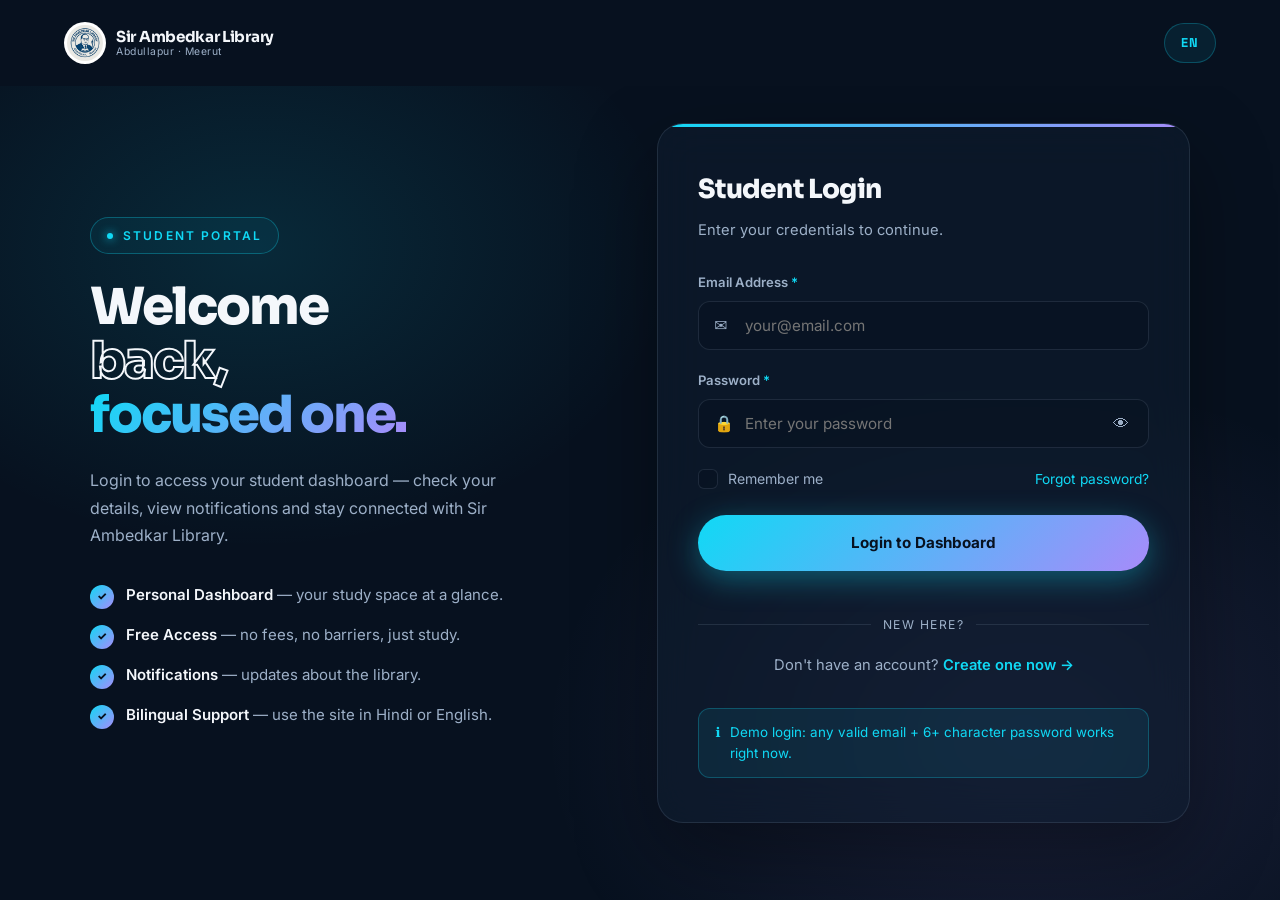
<file: dashboard.html>
<!DOCTYPE html>
<html lang="en">
<head>
<meta charset="UTF-8">
<meta name="viewport" content="width=device-width, initial-scale=1.0, viewport-fit=cover">
<title>Dashboard — Sir Ambedkar Library</title>
<meta name="description" content="Your student dashboard at Sir Ambedkar Library.">
<link rel="icon" href="logo.png">
<meta name="robots" content="noindex, nofollow">

<link rel="preconnect" href="https://fonts.googleapis.com">
<link rel="preconnect" href="https://fonts.gstatic.com" crossorigin>
<link href="https://fonts.googleapis.com/css2?family=Inter:wght@300;400;500;600;700;800&family=Sora:wght@400;500;600;700;800&family=Space+Grotesk:wght@400;500;600;700&display=swap" rel="stylesheet">

<style>
/* ============================================================ */
/* === ROOT === */
/* ============================================================ */
:root {
  --midnight: #07111F;
  --deep-blue: #101E30;
  --cyan: #10D9F5;
  --violet: #A78BFA;
  --cloud: #F4F7FB;
  --muted: #9DB0C8;
  --green: #22C55E;
  --amber: #FBBF24;

  --bg: var(--midnight);
  --text: var(--cloud);
  --card-bg: rgba(16, 30, 48, 0.55);
  --card-border: rgba(157, 176, 200, 0.15);

  --font-body: 'Inter', system-ui, sans-serif;
  --font-display: 'Sora', 'Inter', sans-serif;
  --font-mono: 'Space Grotesk', monospace;

  --transition: all 0.35s cubic-bezier(0.4, 0, 0.2, 1);
  --sidebar-w: 260px;
}

/* ============================================================ */
/* === RESET === */
/* ============================================================ */
*, *::before, *::after { margin: 0; padding: 0; box-sizing: border-box; }
html { scroll-behavior: smooth; }
body {
  font-family: var(--font-body);
  background: var(--bg);
  color: var(--text);
  line-height: 1.6;
  overflow-x: hidden;
  min-height: 100vh;
}
a { color: inherit; text-decoration: none; }
img { max-width: 100%; display: block; }
ul { list-style: none; }
button { font: inherit; cursor: pointer; border: none; background: none; color: inherit; }

/* ============================================================ */
/* === LAYOUT === */
/* ============================================================ */
.dash-layout {
  display: flex;
  min-height: 100vh;
}

/* ============================================================ */
/* === SIDEBAR === */
/* ============================================================ */
.sidebar {
  width: var(--sidebar-w);
  background: rgba(7, 17, 31, 0.95);
  border-right: 1px solid var(--card-border);
  position: fixed;
  top: 0; left: 0; bottom: 0;
  z-index: 100;
  display: flex;
  flex-direction: column;
  transition: transform 0.35s ease;
  backdrop-filter: blur(20px);
}
.sidebar-header {
  padding: 22px 20px;
  border-bottom: 1px solid var(--card-border);
  display: flex;
  align-items: center;
  gap: 10px;
}
.sidebar-header img {
  width: 38px; height: 38px;
  border-radius: 50%;
  background: #fff; padding: 3px;
  flex-shrink: 0;
}
.sidebar-header-text { line-height: 1.15; }
.sidebar-header-text strong {
  font-family: var(--font-display);
  font-size: 0.85rem;
  display: block;
}
.sidebar-header-text small {
  font-size: 0.62rem;
  color: var(--muted);
  letter-spacing: 0.4px;
}

.sidebar-user {
  padding: 22px 20px;
  border-bottom: 1px solid var(--card-border);
}
.sidebar-avatar {
  width: 50px; height: 50px;
  border-radius: 50%;
  background: linear-gradient(135deg, var(--cyan), var(--violet));
  display: flex;
  align-items: center;
  justify-content: center;
  color: var(--midnight);
  font-family: var(--font-display);
  font-size: 1.2rem;
  font-weight: 800;
  margin-bottom: 12px;
  box-shadow: 0 0 25px rgba(16,217,245,0.35);
}
.sidebar-user-name {
  font-family: var(--font-display);
  font-size: 0.95rem;
  font-weight: 700;
  margin-bottom: 3px;
  word-break: break-word;
}
.sidebar-user-email {
  font-size: 0.75rem;
  color: var(--muted);
  word-break: break-word;
}
.sidebar-user-badge {
  display: inline-flex;
  align-items: center;
  gap: 6px;
  font-size: 0.68rem;
  font-weight: 700;
  letter-spacing: 1.2px;
  text-transform: uppercase;
  color: var(--cyan);
  padding: 4px 10px;
  border-radius: 50px;
  background: rgba(16,217,245,0.1);
  border: 1px solid rgba(16,217,245,0.3);
  margin-top: 10px;
}
.sidebar-user-badge::before {
  content: '';
  width: 6px; height: 6px;
  border-radius: 50%;
  background: var(--cyan);
  box-shadow: 0 0 8px var(--cyan);
}

.sidebar-nav {
  flex: 1;
  overflow-y: auto;
  padding: 14px 12px;
}
.sidebar-nav-label {
  font-family: var(--font-mono);
  font-size: 0.65rem;
  font-weight: 700;
  letter-spacing: 2px;
  text-transform: uppercase;
  color: var(--muted);
  padding: 14px 10px 8px;
}
.sidebar-link {
  display: flex;
  align-items: center;
  gap: 12px;
  padding: 11px 14px;
  border-radius: 10px;
  font-size: 0.88rem;
  color: var(--muted);
  transition: var(--transition);
  margin-bottom: 2px;
  cursor: pointer;
  width: 100%;
  text-align: left;
  font-family: var(--font-body);
}
.sidebar-link:hover {
  background: rgba(16,217,245,0.06);
  color: var(--text);
}
.sidebar-link.active {
  background: linear-gradient(135deg, rgba(16,217,245,0.15), rgba(167,139,250,0.12));
  color: var(--cyan);
  font-weight: 600;
}
.sidebar-link .ic {
  width: 20px; height: 20px;
  flex-shrink: 0;
  display: flex;
  align-items: center;
  justify-content: center;
  font-size: 1rem;
}
.sidebar-footer {
  padding: 16px 12px;
  border-top: 1px solid var(--card-border);
}
.logout-btn {
  width: 100%;
  display: flex;
  align-items: center;
  gap: 12px;
  padding: 11px 14px;
  border-radius: 10px;
  color: var(--muted);
  font-size: 0.88rem;
  transition: var(--transition);
  cursor: pointer;
  font-family: var(--font-body);
}
.logout-btn:hover {
  background: rgba(239,68,68,0.1);
  color: #ff9b9b;
}

/* ============================================================ */
/* === MAIN === */
/* ============================================================ */
.main {
  flex: 1;
  margin-left: var(--sidebar-w);
  min-height: 100vh;
  display: flex;
  flex-direction: column;
}

/* ============================================================ */
/* === TOPBAR === */
/* ============================================================ */
.topbar {
  position: sticky;
  top: 0;
  z-index: 50;
  padding: 16px 28px;
  background: rgba(7, 17, 31, 0.85);
  border-bottom: 1px solid var(--card-border);
  backdrop-filter: blur(20px);
  display: flex;
  align-items: center;
  justify-content: space-between;
  gap: 20px;
}
.menu-toggle {
  display: none;
  width: 40px; height: 40px;
  border-radius: 10px;
  background: rgba(16,217,245,0.08);
  border: 1px solid var(--card-border);
  flex-direction: column;
  justify-content: center;
  align-items: center;
  gap: 4px;
}
.menu-toggle span {
  width: 18px; height: 2px;
  background: var(--text);
  border-radius: 2px;
}
.topbar-title {
  font-family: var(--font-display);
  font-size: 1.05rem;
  font-weight: 700;
  letter-spacing: -0.3px;
}
.topbar-title span { color: var(--muted); font-weight: 400; }
.topbar-actions {
  display: flex;
  align-items: center;
  gap: 10px;
}
.lang-switch {
  display: inline-flex;
  align-items: center;
  justify-content: center;
  min-width: 46px;
  height: 40px;
  padding: 0 12px;
  border-radius: 50px;
  background: rgba(16,217,245,0.08);
  border: 1px solid rgba(16,217,245,0.25);
  color: var(--cyan);
  font-family: var(--font-mono);
  font-size: 0.78rem;
  font-weight: 700;
  letter-spacing: 1px;
  transition: var(--transition);
  cursor: pointer;
}
.lang-switch:hover {
  background: rgba(16,217,245,0.18);
  border-color: var(--cyan);
}
.icon-btn {
  width: 40px; height: 40px;
  border-radius: 10px;
  background: rgba(16,217,245,0.06);
  border: 1px solid var(--card-border);
  display: flex;
  align-items: center;
  justify-content: center;
  color: var(--muted);
  transition: var(--transition);
  position: relative;
  font-size: 1rem;
}
.icon-btn:hover {
  color: var(--cyan);
  border-color: rgba(16,217,245,0.4);
  background: rgba(16,217,245,0.1);
}
.icon-btn .dot {
  position: absolute;
  top: 8px; right: 8px;
  width: 8px; height: 8px;
  border-radius: 50%;
  background: var(--cyan);
  box-shadow: 0 0 10px var(--cyan);
  animation: pulse 2s infinite;
}
@keyframes pulse { 0%,100% { opacity: 1; } 50% { opacity: 0.4; } }

/* ============================================================ */
/* === CONTENT === */
/* ============================================================ */
.content {
  flex: 1;
  padding: 28px;
  max-width: 1500px;
  width: 100%;
}

.page-head {
  margin-bottom: 28px;
}
.page-head h1 {
  font-family: var(--font-display);
  font-size: clamp(1.5rem, 3vw, 2rem);
  font-weight: 800;
  letter-spacing: -1px;
  margin-bottom: 6px;
}
.page-head h1 span {
  background: linear-gradient(135deg, var(--cyan), var(--violet));
  -webkit-background-clip: text;
  background-clip: text;
  -webkit-text-fill-color: transparent;
}
.page-head p {
  color: var(--muted);
  font-size: 0.95rem;
}

/* ============================================================ */
/* === FREE BANNER === */
/* ============================================================ */
.free-banner {
  padding: 20px 24px;
  background: linear-gradient(135deg, rgba(16,217,245,0.12), rgba(167,139,250,0.12));
  border: 1px solid rgba(16,217,245,0.35);
  border-radius: 18px;
  display: flex;
  align-items: center;
  gap: 16px;
  margin-bottom: 24px;
  flex-wrap: wrap;
}
.free-banner-icon {
  font-size: 1.8rem;
  flex-shrink: 0;
  animation: pulseBadge 2s ease-in-out infinite;
}
@keyframes pulseBadge {
  0%,100% { transform: scale(1); }
  50% { transform: scale(1.1); }
}
.free-banner-text strong {
  display: block;
  font-family: var(--font-display);
  font-size: 1.05rem;
  font-weight: 800;
  color: var(--cyan);
  margin-bottom: 3px;
}
.free-banner-text span {
  font-size: 0.9rem;
  color: var(--muted);
}

/* ============================================================ */
/* === GRIDS === */
/* ============================================================ */
.grid-4 {
  display: grid;
  grid-template-columns: repeat(auto-fit, minmax(220px, 1fr));
  gap: 16px;
  margin-bottom: 24px;
}
.grid-2 {
  display: grid;
  grid-template-columns: 1.4fr 1fr;
  gap: 20px;
  margin-bottom: 24px;
}
@media (max-width: 1100px) {
  .grid-2 { grid-template-columns: 1fr; }
}

/* ============================================================ */
/* === STAT CARD === */
/* ============================================================ */
.stat-card {
  padding: 22px;
  background: var(--card-bg);
  border: 1px solid var(--card-border);
  border-radius: 16px;
  position: relative;
  overflow: hidden;
  transition: var(--transition);
}
.stat-card::before {
  content: '';
  position: absolute;
  top: 0; left: 0;
  width: 100%; height: 2px;
  background: linear-gradient(90deg, var(--cyan), var(--violet));
  opacity: 0;
  transition: opacity 0.3s ease;
}
.stat-card:hover {
  transform: translateY(-3px);
  border-color: rgba(16,217,245,0.35);
}
.stat-card:hover::before { opacity: 1; }
.stat-head {
  display: flex;
  align-items: center;
  justify-content: space-between;
  margin-bottom: 12px;
}
.stat-label {
  font-family: var(--font-mono);
  font-size: 0.68rem;
  font-weight: 700;
  letter-spacing: 1.5px;
  text-transform: uppercase;
  color: var(--muted);
}
.stat-icon {
  width: 34px; height: 34px;
  border-radius: 10px;
  background: linear-gradient(135deg, rgba(16,217,245,0.15), rgba(167,139,250,0.12));
  display: flex;
  align-items: center;
  justify-content: center;
  font-size: 1rem;
}
.stat-value {
  font-family: var(--font-display);
  font-size: 1.8rem;
  font-weight: 800;
  color: var(--text);
  letter-spacing: -1px;
  line-height: 1.15;
  margin-bottom: 4px;
}
.stat-value.cyan { color: var(--cyan); }
.stat-value.green { color: var(--green); }
.stat-value.amber { color: var(--amber); }
.stat-sub {
  font-size: 0.78rem;
  color: var(--muted);
}

/* ============================================================ */
/* === PANEL === */
/* ============================================================ */
.panel {
  background: var(--card-bg);
  border: 1px solid var(--card-border);
  border-radius: 18px;
  padding: 24px;
  backdrop-filter: blur(14px);
  margin-bottom: 20px;
}
.panel-head {
  display: flex;
  align-items: center;
  justify-content: space-between;
  gap: 12px;
  margin-bottom: 20px;
  padding-bottom: 16px;
  border-bottom: 1px solid var(--card-border);
  flex-wrap: wrap;
}
.panel-head h3 {
  font-family: var(--font-display);
  font-size: 1.05rem;
  font-weight: 700;
  letter-spacing: -0.3px;
}
.panel-head .see-all {
  font-size: 0.82rem;
  color: var(--cyan);
  font-weight: 600;
  transition: var(--transition);
  cursor: pointer;
}
.panel-head .see-all:hover { color: var(--violet); }

/* ============================================================ */
/* === PROFILE DETAILS === */
/* ============================================================ */
.profile-details {
  display: flex;
  flex-direction: column;
  gap: 4px;
}
.profile-row {
  display: flex;
  align-items: center;
  justify-content: space-between;
  gap: 12px;
  padding: 13px 0;
  border-bottom: 1px dashed rgba(157,176,200,0.12);
  font-size: 0.9rem;
}
.profile-row:last-child { border-bottom: none; }
.profile-row .k {
  color: var(--muted);
  display: flex;
  align-items: center;
  gap: 8px;
  font-size: 0.88rem;
}
.profile-row .v {
  font-weight: 600;
  color: var(--text);
  text-align: right;
  word-break: break-word;
}
.profile-row .v.cyan { color: var(--cyan); }
.profile-row .v.green { color: var(--green); }

/* ============================================================ */
/* === QUICK ACTIONS === */
/* ============================================================ */
.actions-grid {
  display: grid;
  grid-template-columns: repeat(2, 1fr);
  gap: 12px;
}
.action-tile {
  padding: 20px 18px;
  border-radius: 14px;
  background: rgba(16,217,245,0.06);
  border: 1px solid var(--card-border);
  transition: var(--transition);
  display: flex;
  flex-direction: column;
  gap: 8px;
  cursor: pointer;
  text-align: left;
  font-family: var(--font-body);
  color: var(--text);
}
.action-tile:hover {
  background: rgba(16,217,245,0.12);
  border-color: rgba(16,217,245,0.4);
  transform: translateY(-2px);
}
.action-tile .ic {
  font-size: 1.4rem;
  margin-bottom: 4px;
}
.action-tile .t {
  font-family: var(--font-display);
  font-size: 0.92rem;
  font-weight: 700;
  color: var(--text);
}
.action-tile .s {
  font-size: 0.75rem;
  color: var(--muted);
  line-height: 1.4;
}

/* ============================================================ */
/* === LIBRARY INFO === */
/* ============================================================ */
.info-list {
  display: flex;
  flex-direction: column;
  gap: 12px;
}
.info-row {
  display: flex;
  align-items: flex-start;
  gap: 14px;
  padding: 14px 16px;
  background: rgba(16,217,245,0.05);
  border: 1px solid var(--card-border);
  border-radius: 12px;
}
.info-row .ic {
  width: 42px; height: 42px;
  border-radius: 10px;
  background: linear-gradient(135deg, rgba(16,217,245,0.15), rgba(167,139,250,0.12));
  display: flex;
  align-items: center;
  justify-content: center;
  font-size: 1.1rem;
  flex-shrink: 0;
}
.info-row .text { flex: 1; }
.info-row .text .lbl {
  font-size: 0.7rem;
  letter-spacing: 1px;
  text-transform: uppercase;
  color: var(--muted);
  font-weight: 700;
  margin-bottom: 3px;
}
.info-row .text .val {
  font-family: var(--font-display);
  font-size: 0.92rem;
  font-weight: 700;
}

/* ============================================================ */
/* === NOTIFICATIONS === */
/* ============================================================ */
.notif-list {
  display: flex;
  flex-direction: column;
  gap: 10px;
}
.notif {
  display: flex;
  gap: 12px;
  padding: 13px 14px;
  border-radius: 12px;
  border: 1px solid var(--card-border);
  background: rgba(7,17,31,0.4);
  transition: var(--transition);
}
.notif:hover { border-color: rgba(16,217,245,0.3); }
.notif-dot {
  width: 8px; height: 8px;
  border-radius: 50%;
  background: var(--cyan);
  flex-shrink: 0;
  margin-top: 6px;
  box-shadow: 0 0 8px var(--cyan);
}
.notif-text {
  font-size: 0.85rem;
  color: var(--muted);
  line-height: 1.5;
}
.notif-text strong { color: var(--text); font-weight: 600; }
.notif-time {
  font-size: 0.7rem;
  color: var(--muted);
  margin-top: 4px;
  font-family: var(--font-mono);
}

/* ============================================================ */
/* === SIDEBAR OVERLAY === */
/* ============================================================ */
.sidebar-overlay {
  display: none;
  position: fixed;
  inset: 0;
  background: rgba(0,0,0,0.6);
  z-index: 99;
}
.sidebar-overlay.active { display: block; }

/* ============================================================ */
/* === RESPONSIVE === */
/* ============================================================ */
@media (max-width: 900px) {
  .sidebar {
    transform: translateX(-100%);
  }
  .sidebar.open {
    transform: translateX(0);
  }
  .main {
    margin-left: 0;
  }
  .menu-toggle {
    display: flex;
  }
  .content {
    padding: 20px 16px;
  }
  .topbar {
    padding: 12px 16px;
  }
  .topbar-title {
    font-size: 0.92rem;
  }
  .actions-grid {
    grid-template-columns: 1fr;
  }
}

@media (max-width: 480px) {
  .page-head h1 { font-size: 1.4rem; }
  .stat-value { font-size: 1.5rem; }
  .grid-4 { grid-template-columns: 1fr 1fr; gap: 12px; }
  .stat-card { padding: 16px; }
  .stat-icon { width: 30px; height: 30px; font-size: 0.9rem; }
  .icon-btn:not(:first-child) { display: none; }
}

@media (prefers-reduced-motion: reduce) {
  *, *::before, *::after {
    animation-duration: 0.001ms !important;
    transition-duration: 0.001ms !important;
  }
}
</style>
</head>
<body>

<!-- SIDEBAR OVERLAY -->
<div class="sidebar-overlay" id="sidebarOverlay"></div>

<div class="dash-layout">

  <!-- ============ SIDEBAR ============ -->
  <aside class="sidebar" id="sidebar">
    <div class="sidebar-header">
      <img src="logo.png" alt="Sir Ambedkar Library" />
      <div class="sidebar-header-text">
        <strong>Sir Ambedkar Library</strong>
        <small>Abdullapur · Meerut</small>
      </div>
    </div>

    <div class="sidebar-user">
      <div class="sidebar-avatar" id="userAvatar">S</div>
      <div class="sidebar-user-name" id="userName">Student</div>
      <div class="sidebar-user-email" id="userEmail">student@example.com</div>
      <div class="sidebar-user-badge">Free Member</div>
    </div>

    <nav class="sidebar-nav">
      <div class="sidebar-nav-label">Main</div>
      <a href="dashboard.html" class="sidebar-link active">
        <span class="ic">🏠</span> Dashboard
      </a>
      <a href="#" class="sidebar-link" data-action="notifications">
        <span class="ic">🔔</span> Notifications
      </a>
      <a href="#" class="sidebar-link" data-action="profile">
        <span class="ic">👤</span> My Profile
      </a>

      <div class="sidebar-nav-label">Library</div>
      <a href="index.html" class="sidebar-link">
        <span class="ic">🌐</span> Visit Website
      </a>
      <a href="facilities.html" class="sidebar-link">
        <span class="ic">📋</span> Facilities
      </a>
      <a href="contact.html" class="sidebar-link">
        <span class="ic">📍</span> Directions
      </a>

      <div class="sidebar-nav-label">Support</div>
      <a href="contact.html" class="sidebar-link">
        <span class="ic">💬</span> Contact Us
      </a>
    </nav>

    <div class="sidebar-footer">
      <button class="logout-btn" id="logoutBtn">
        <span class="ic">↪</span> Logout
      </button>
    </div>
  </aside>

  <!-- ============ MAIN ============ -->
  <main class="main">

    <!-- TOPBAR -->
    <div class="topbar">
      <button class="menu-toggle" id="menuToggle" aria-label="Open menu">
        <span></span><span></span><span></span>
      </button>

      <div class="topbar-title">
        Dashboard <span>/ Overview</span>
      </div>

      <div class="topbar-actions">
        <button class="lang-switch" id="langSwitch" aria-label="Change language">
          <span id="langLabel">EN</span>
        </button>
        <a href="index.html" class="icon-btn" title="Visit website">🌐</a>
      </div>
    </div>

    <!-- CONTENT -->
    <div class="content">

      <!-- PAGE HEAD -->
      <div class="page-head">
        <h1>Welcome back, <span id="welcomeName">Student</span> 👋</h1>
        <p>Here's your study space overview.</p>
      </div>

      <!-- FREE BANNER -->
      <div class="free-banner">
        <span class="free-banner-icon">🎉</span>
        <div class="free-banner-text">
          <strong>You're a Free Member — No Fees, Ever</strong>
          <span>Sir Ambedkar Library is completely free. No membership charges, no hidden costs. Just come and study.</span>
        </div>
      </div>

      <!-- STATS -->
      <div class="grid-4">
        <div class="stat-card">
          <div class="stat-head">
            <span class="stat-label">Status</span>
            <div class="stat-icon">⭐</div>
          </div>
          <div class="stat-value green">Active</div>
          <div class="stat-sub">Free Member</div>
        </div>

        <div class="stat-card">
          <div class="stat-head">
            <span class="stat-label">Library Hours</span>
            <div class="stat-icon">🕐</div>
          </div>
          <div class="stat-value cyan">18h</div>
          <div class="stat-sub">Open daily</div>
        </div>

        <div class="stat-card">
          <div class="stat-head">
            <span class="stat-label">Study Seats</span>
            <div class="stat-icon">🪑</div>
          </div>
          <div class="stat-value">24</div>
          <div class="stat-sub">First come, first served</div>
        </div>

        <div class="stat-card">
          <div class="stat-head">
            <span class="stat-label">Fees</span>
            <div class="stat-icon">💯</div>
          </div>
          <div class="stat-value green">₹0</div>
          <div class="stat-sub">Completely free</div>
        </div>
      </div>

      <!-- ROW: PROFILE + QUICK ACTIONS -->
      <div class="grid-2">

        <!-- PROFILE DETAILS -->
        <div class="panel">
          <div class="panel-head">
            <h3>Your Profile</h3>
          </div>

          <div class="profile-details">
            <div class="profile-row">
              <span class="k">👤 Name</span>
              <span class="v" id="profName">—</span>
            </div>
            <div class="profile-row">
              <span class="k">✉ Email</span>
              <span class="v" id="profEmail">—</span>
            </div>
            <div class="profile-row">
              <span class="k">🎫 Member Type</span>
              <span class="v cyan">Free Member</span>
            </div>
            <div class="profile-row">
              <span class="k">📅 Joined On</span>
              <span class="v" id="profJoined">—</span>
            </div>
            <div class="profile-row">
              <span class="k">💯 Membership Fee</span>
              <span class="v green">₹0 — Free Forever</span>
            </div>
          </div>
        </div>

        <!-- QUICK ACTIONS -->
        <div class="panel">
          <div class="panel-head">
            <h3>Quick Actions</h3>
          </div>
          <div class="actions-grid">
            <button class="action-tile" data-action="contact">
              <span class="ic">💬</span>
              <span class="t">Contact Us</span>
              <span class="s">Any questions? Reach out</span>
            </button>
            <button class="action-tile" data-action="directions">
              <span class="ic">📍</span>
              <span class="t">Get Directions</span>
              <span class="s">How to reach the library</span>
            </button>
            <button class="action-tile" data-action="facilities">
              <span class="ic">📋</span>
              <span class="t">View Facilities</span>
              <span class="s">What's available</span>
            </button>
            <button class="action-tile" data-action="guidelines">
              <span class="ic">📖</span>
              <span class="t">Library Rules</span>
              <span class="s">Silence, respect, cleanliness</span>
            </button>
          </div>
        </div>

      </div>

      <!-- ROW: LIBRARY INFO + NOTIFICATIONS -->
      <div class="grid-2">

        <!-- LIBRARY INFO -->
        <div class="panel">
          <div class="panel-head">
            <h3>Library Info</h3>
          </div>
          <div class="info-list">
            <div class="info-row">
              <div class="ic">🕐</div>
              <div class="text">
                <div class="lbl">Opening Hours</div>
                <div class="val">Open 18 hours daily</div>
              </div>
            </div>
            <div class="info-row">
              <div class="ic">📍</div>
              <div class="text">
                <div class="lbl">Location</div>
                <div class="val">Abdullapur, Meerut, UP</div>
              </div>
            </div>
            <div class="info-row">
              <div class="ic">💯</div>
              <div class="text">
                <div class="lbl">Entry Fee</div>
                <div class="val" style="color: var(--green);">Completely Free</div>
              </div>
            </div>
          </div>
        </div>

        <!-- NOTIFICATIONS -->
        <div class="panel">
          <div class="panel-head">
            <h3>Notifications</h3>
          </div>
          <div class="notif-list">
            <div class="notif">
              <div class="notif-dot"></div>
              <div>
                <div class="notif-text">
                  <strong>Welcome to Sir Ambedkar Library!</strong> Your account is active. Come and start studying anytime.
                </div>
                <div class="notif-time">Just now</div>
              </div>
            </div>
            <div class="notif">
              <div class="notif-dot"></div>
              <div>
                <div class="notif-text">
                  <strong>No registration required</strong> — just walk in during opening hours and find any empty seat.
                </div>
                <div class="notif-time">Just now</div>
              </div>
            </div>
            <div class="notif">
              <div class="notif-dot"></div>
              <div>
                <div class="notif-text">
                  Remember to <strong>keep your phone silent</strong> and respect the silence of the study hall.
                </div>
                <div class="notif-time">Just now</div>
              </div>
            </div>
          </div>
        </div>

      </div>

      <!-- LIBRARY GUIDELINES -->
      <div class="panel">
        <div class="panel-head">
          <h3>Library Guidelines</h3>
        </div>
        <div class="info-list">
          <div class="info-row">
            <div class="ic">🤫</div>
            <div class="text">
              <div class="lbl">Silence is Sacred</div>
              <div class="val">No talking, no phone calls inside the study hall</div>
            </div>
          </div>
          <div class="info-row">
            <div class="ic">🧹</div>
            <div class="text">
              <div class="lbl">Keep It Clean</div>
              <div class="val">Leave your desk clean when you leave</div>
            </div>
          </div>
          <div class="info-row">
            <div class="ic">🤝</div>
            <div class="text">
              <div class="lbl">Respect Everyone</div>
              <div class="val">First come, first served — no seat reservations</div>
            </div>
          </div>
          <div class="info-row">
            <div class="ic">📚</div>
            <div class="text">
              <div class="lbl">Bring Your Own Books</div>
              <div class="val">Bring your own study material and notes</div>
            </div>
          </div>
        </div>
      </div>

    </div>
  </main>
</div>

<script>
/* ============================================================
   1. AUTH GUARD — must be logged in
   ============================================================ */
(function checkAuth() {
  let session = null;
  try {
    const raw = localStorage.getItem('sal_session');
    if (raw) session = JSON.parse(raw);
  } catch (e) {
    localStorage.removeItem('sal_session');
  }

  if (!session || !session.email || !session.name) {
    // Not logged in → redirect
    window.location.replace('login.html');
    return;
  }

  // Check language — if not chosen, redirect
  const lang = localStorage.getItem('sal_lang');
  if (!lang) {
    window.location.replace('language.html');
    return;
  }

  // Populate user info
  const firstName = session.name.split(' ')[0];
  const initial = session.name.charAt(0).toUpperCase();

  document.getElementById('userName').textContent = session.name;
  document.getElementById('userEmail').textContent = session.email;
  document.getElementById('userAvatar').textContent = initial;
  document.getElementById('welcomeName').textContent = firstName;

  document.getElementById('profName').textContent = session.name;
  document.getElementById('profEmail').textContent = session.email;

  // Joined date
  const joinedDate = session.loggedInAt ? new Date(session.loggedInAt) : new Date();
  const formatted = joinedDate.toLocaleDateString('en-IN', {
    day: 'numeric', month: 'short', year: 'numeric'
  });
  document.getElementById('profJoined').textContent = formatted;
})();

/* ============================================================
   2. SIDEBAR TOGGLE (mobile)
   ============================================================ */
const sidebar = document.getElementById('sidebar');
const sidebarOverlay = document.getElementById('sidebarOverlay');
const menuToggle = document.getElementById('menuToggle');

function openSidebar() {
  sidebar.classList.add('open');
  sidebarOverlay.classList.add('active');
  document.body.style.overflow = 'hidden';
}
function closeSidebar() {
  sidebar.classList.remove('open');
  sidebarOverlay.classList.remove('active');
  document.body.style.overflow = '';
}
menuToggle?.addEventListener('click', () => {
  if (sidebar.classList.contains('open')) closeSidebar();
  else openSidebar();
});
sidebarOverlay?.addEventListener('click', closeSidebar);

/* ============================================================
   3. LOGOUT
   ============================================================ */
document.getElementById('logoutBtn')?.addEventListener('click', () => {
  if (confirm('Are you sure you want to logout?')) {
    localStorage.removeItem('sal_session');
    window.location.href = 'login.html';
  }
});

/* ============================================================
   4. QUICK ACTIONS
   ============================================================ */
document.querySelectorAll('[data-action]').forEach(el => {
  el.addEventListener('click', (e) => {
    e.preventDefault();
    const action = el.dataset.action;

    switch (action) {
      case 'contact':
        window.location.href = 'contact.html';
        break;
      case 'directions':
        window.location.href = 'contact.html';
        break;
      case 'facilities':
        window.location.href = 'facilities.html';
        break;
      case 'guidelines':
        window.scrollTo({ top: document.querySelector('.content').scrollHeight, behavior: 'smooth' });
        break;
      case 'notifications':
        window.scrollTo({ top: 0, behavior: 'smooth' });
        break;
      case 'profile':
        window.scrollTo({ top: 0, behavior: 'smooth' });
        break;
    }
  });
});

/* ============================================================
   5. LANGUAGE SWITCHER
   ============================================================ */
const langSwitch = document.getElementById('langSwitch');
const langLabel = document.getElementById('langLabel');

(function initLangLabel() {
  const currentLang = localStorage.getItem('sal_lang') || 'en';
  if (langLabel) {
    langLabel.textContent = currentLang === 'hi' ? 'हिं' : 'EN';
  }
})();

langSwitch?.addEventListener('click', () => {
  const current = localStorage.getItem('sal_lang') || 'en';
  const next = current === 'hi' ? 'en' : 'hi';
  localStorage.setItem('sal_lang', next);
  if (langLabel) {
    langLabel.textContent = next === 'hi' ? 'हिं' : 'EN';
  }
});
</script>

</body>
</html>
</file>
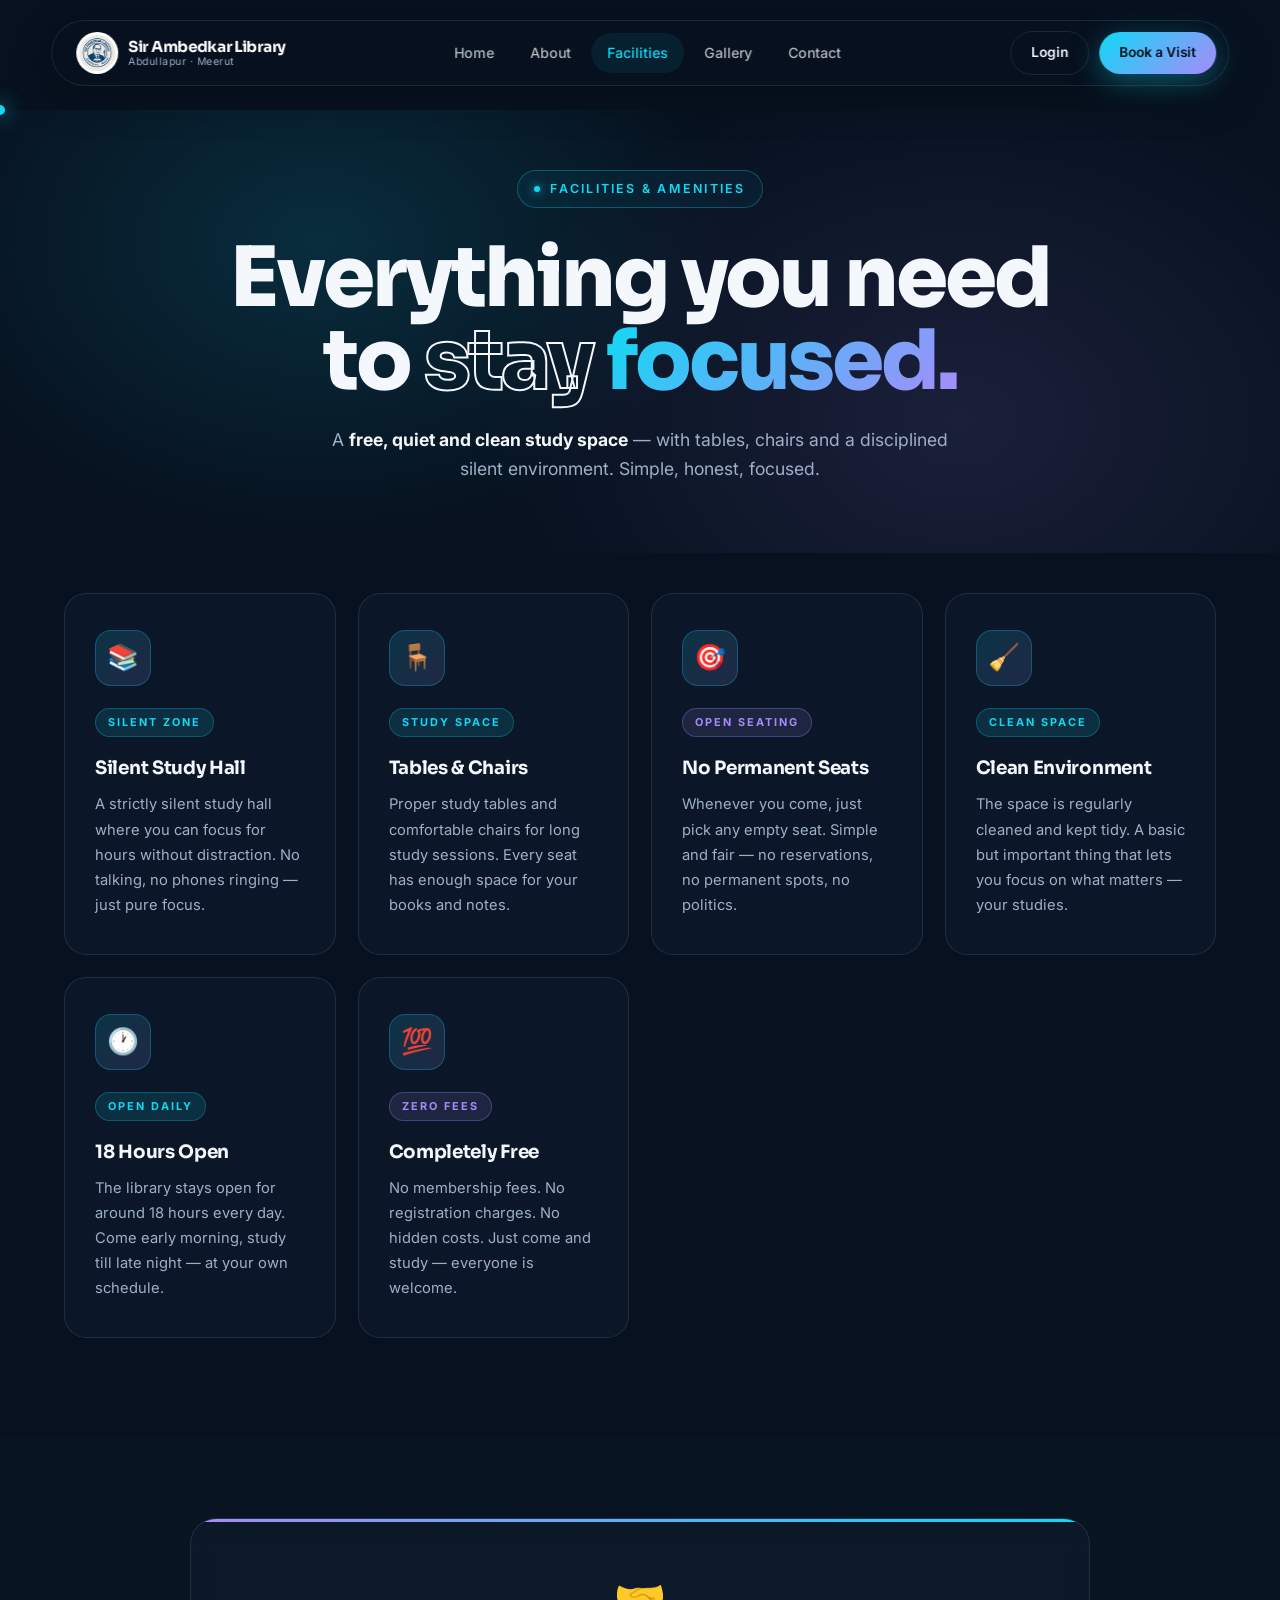
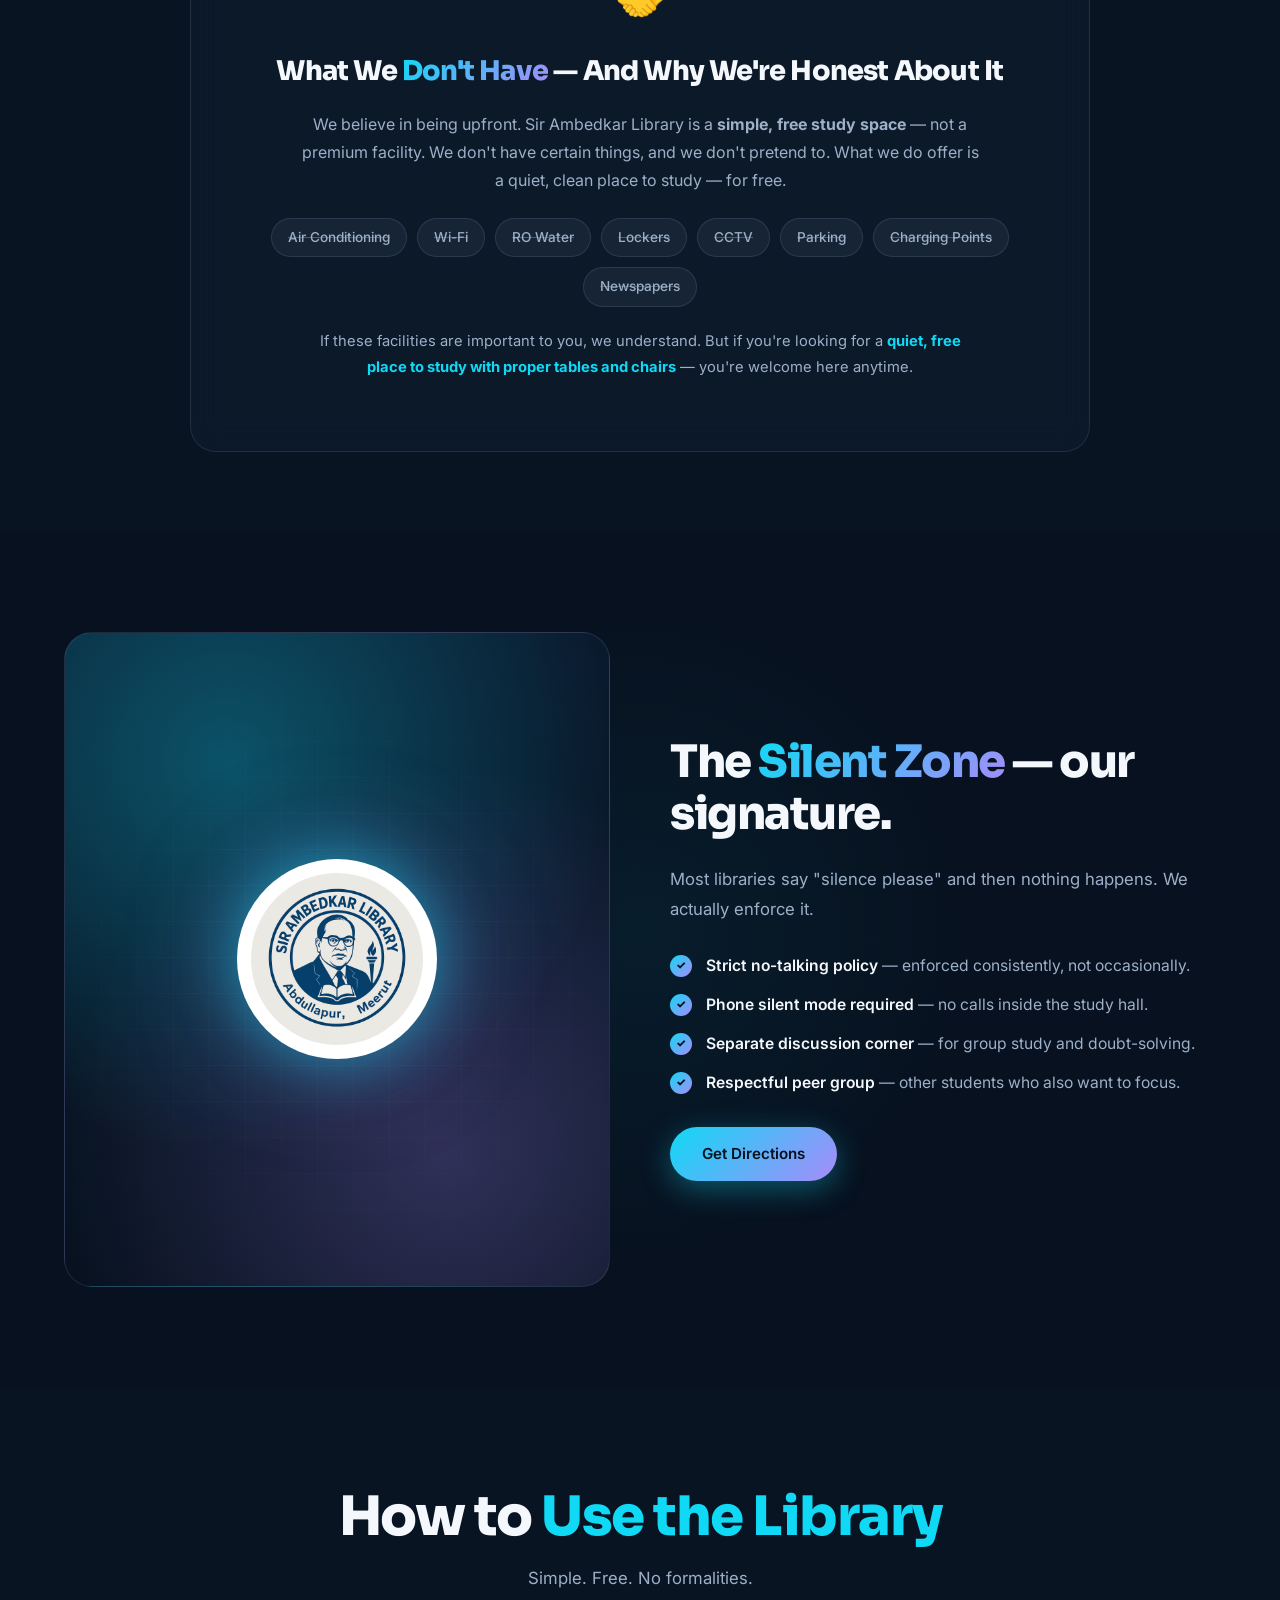
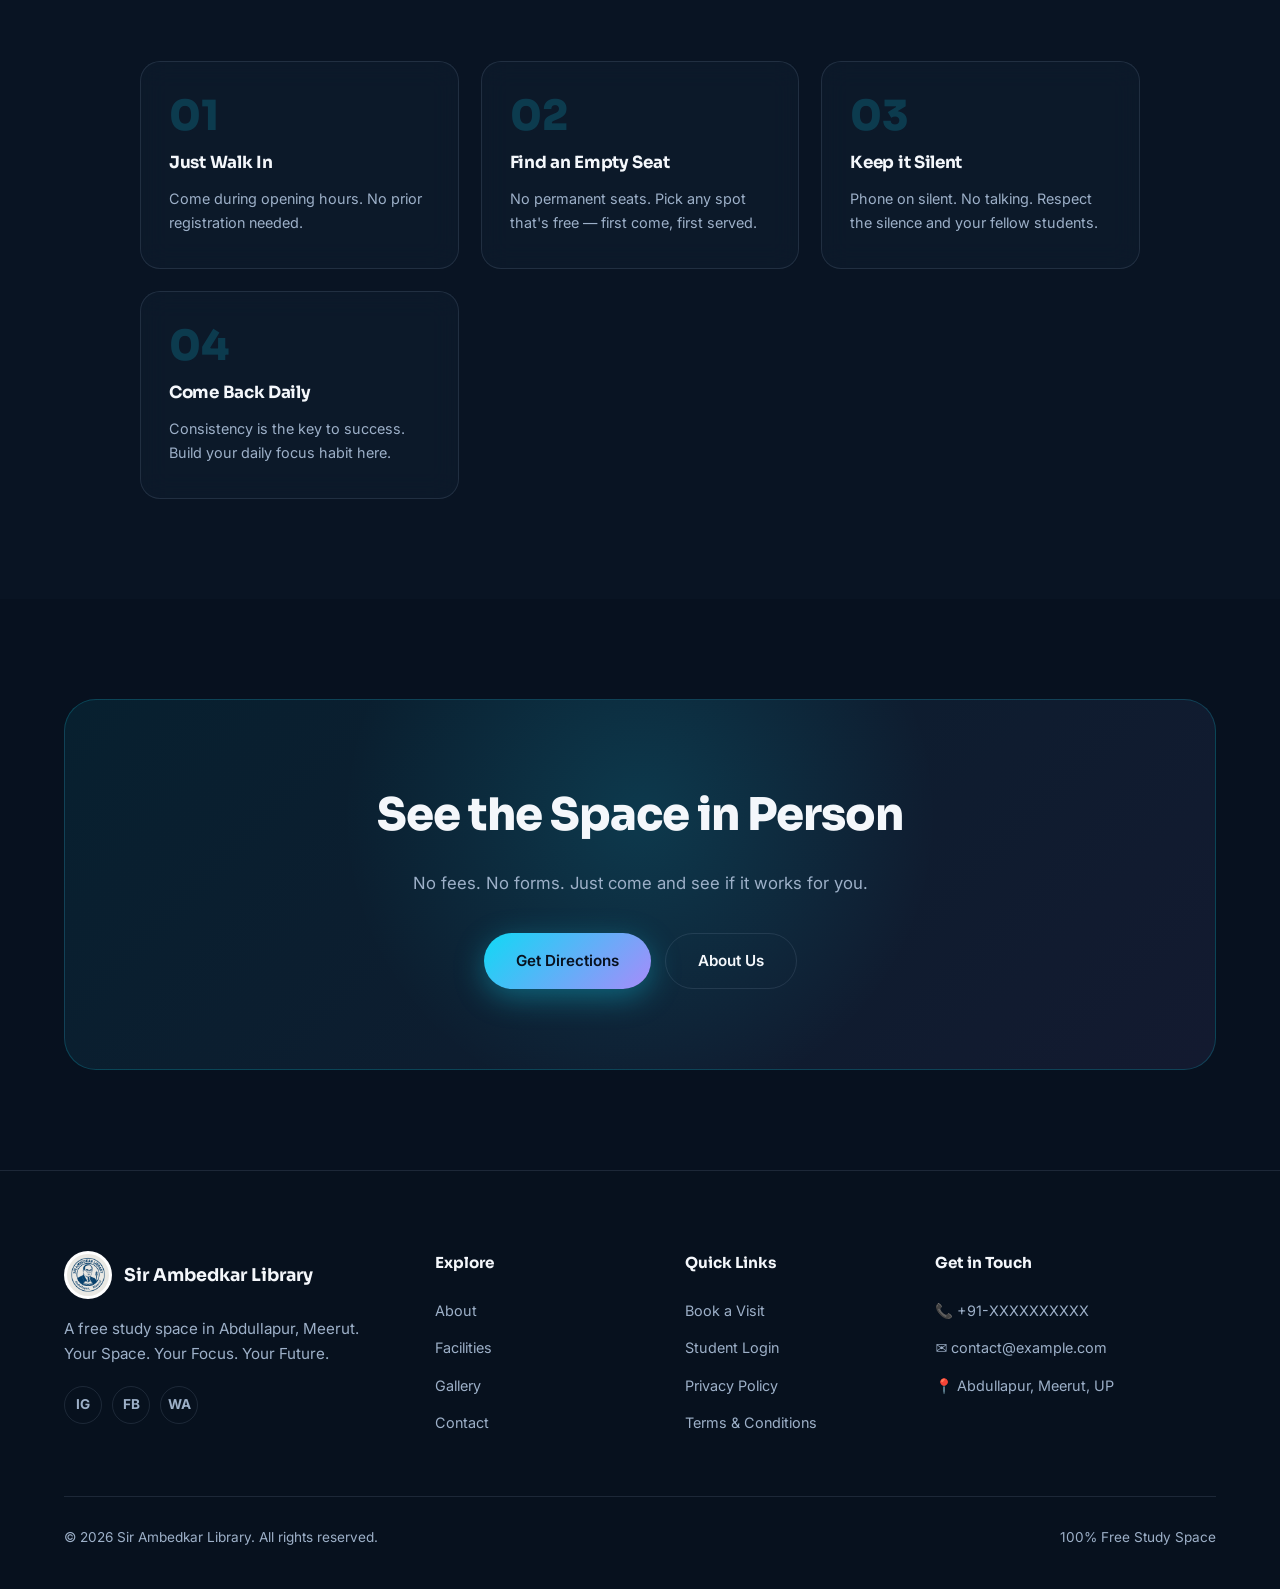
<file: facilities.html>
<!DOCTYPE html>
<html lang="en">
<head>
<meta charset="UTF-8">
<meta name="viewport" content="width=device-width, initial-scale=1.0, viewport-fit=cover">
<title>Facilities — Sir Ambedkar Library | Free Study Space, Meerut</title>
<meta name="description" content="Facilities at Sir Ambedkar Library, Abdullapur, Meerut — a quiet, clean, free study space with tables and chairs for focused study.">
<meta name="keywords" content="Library Facilities Meerut, Free Study Space Abdullapur, Sir Ambedkar Library">
<meta name="author" content="Sir Ambedkar Library">
<link rel="icon" href="logo.png">
<meta name="robots" content="index, follow">
<link rel="canonical" href="https://www.sirambedkarlibrary.com/facilities.html">

<meta property="og:title" content="Facilities — Sir Ambedkar Library">
<meta property="og:description" content="A quiet, clean, free study space.">
<meta property="og:type" content="website">
<meta property="og:image" content="logo.png">

<link rel="preconnect" href="https://fonts.googleapis.com">
<link rel="preconnect" href="https://fonts.gstatic.com" crossorigin>
<link href="https://fonts.googleapis.com/css2?family=Inter:wght@300;400;500;600;700;800;900&family=Sora:wght@400;500;600;700;800&family=Space+Grotesk:wght@400;500;600;700&display=swap" rel="stylesheet">

<style>
/* ============================================================ */
/* === ROOT === */
/* ============================================================ */
:root {
  --midnight: #07111F;
  --deep-blue: #101E30;
  --cyan: #10D9F5;
  --violet: #A78BFA;
  --cloud: #F4F7FB;
  --muted: #9DB0C8;

  --bg: var(--midnight);
  --text: var(--cloud);
  --card-bg: rgba(16, 30, 48, 0.55);
  --card-border: rgba(157, 176, 200, 0.15);

  --font-body: 'Inter', system-ui, sans-serif;
  --font-display: 'Sora', 'Inter', sans-serif;
  --font-mono: 'Space Grotesk', monospace;

  --transition: all 0.5s cubic-bezier(0.4, 0, 0.2, 1);
}

/* ============================================================ */
/* === RESET === */
/* ============================================================ */
*, *::before, *::after { margin: 0; padding: 0; box-sizing: border-box; }
html { scroll-behavior: smooth; -webkit-text-size-adjust: 100%; }
body {
  font-family: var(--font-body);
  background: var(--bg);
  color: var(--text);
  line-height: 1.6;
  overflow-x: hidden;
  cursor: none;
  padding-top: 110px;
}
a, button, input { cursor: none; }
img { max-width: 100%; display: block; }
ul { list-style: none; }
a { color: inherit; text-decoration: none; }

/* ============================================================ */
/* === UTILITY === */
/* ============================================================ */
.container { max-width: 1200px; margin: 0 auto; padding: 0 24px; }
.section-padding { padding: 100px 0; }
.text-center { text-align: center; }
.text-cyan { color: var(--cyan); }
.text-violet { color: var(--violet); }
.section-header { margin-bottom: 70px; }
.section-header h2 {
  font-family: var(--font-display);
  font-size: clamp(2rem, 5vw, 3.4rem);
  font-weight: 800;
  margin-bottom: 18px;
  line-height: 1.1;
  letter-spacing: -1.5px;
}
.section-header p {
  font-size: 1.05rem;
  max-width: 620px;
  margin: 0 auto;
  color: var(--muted);
}

/* ============================================================ */
/* === CURSOR === */
/* ============================================================ */
.cursor-dot {
  width: 10px; height: 10px;
  background: var(--cyan);
  border-radius: 50%;
  position: fixed;
  pointer-events: none;
  z-index: 9999;
  transform: translate(-50%, -50%);
  transition: width 0.3s ease, height 0.3s ease, background-color 0.3s ease;
  box-shadow: 0 0 20px var(--cyan);
}
.cursor-dot.hover {
  width: 48px; height: 48px;
  background: var(--violet);
  box-shadow: 0 0 30px var(--violet);
  mix-blend-mode: difference;
}

/* ============================================================ */
/* === PRELOADER === */
/* ============================================================ */
.preloader {
  position: fixed; inset: 0;
  background: #07111F; z-index: 10000;
  display: flex; justify-content: center; align-items: center;
  flex-direction: column; gap: 24px;
  transition: opacity 0.9s ease, visibility 0.9s ease;
}
.preloader.hidden { opacity: 0; visibility: hidden; }
.preloader-logo {
  display: flex; flex-direction: column; align-items: center; gap: 14px;
}
.preloader-logo img {
  width: 90px; height: 90px; border-radius: 50%;
  background: #fff; padding: 6px;
  animation: pulseLogo 1.8s ease-in-out infinite;
}
.preloader-logo-text {
  font-family: var(--font-display);
  font-size: 1.1rem; font-weight: 700;
  color: #fff; letter-spacing: 3px;
  text-transform: uppercase;
}
.preloader-bar {
  width: 220px; height: 2px;
  background: rgba(255,255,255,0.08);
  border-radius: 10px; overflow: hidden;
}
.preloader-bar-fill {
  height: 100%; width: 0%;
  background: linear-gradient(90deg, var(--cyan), var(--violet));
  animation: loadBar 1.6s ease-in-out forwards;
}
@keyframes pulseLogo {
  0%, 100% { transform: scale(1); }
  50% { transform: scale(1.05); }
}
@keyframes loadBar { 0% { width: 0%; } 100% { width: 100%; } }

/* ============================================================ */
/* === BUTTONS === */
/* ============================================================ */
.btn {
  display: inline-flex; align-items: center; justify-content: center;
  padding: 15px 32px; border-radius: 50px;
  font-weight: 600; font-size: 0.95rem;
  transition: var(--transition);
  cursor: none; border: none; gap: 10px;
  font-family: var(--font-body);
}
.btn-primary {
  background: linear-gradient(135deg, var(--cyan), var(--violet));
  color: var(--midnight);
  box-shadow: 0 8px 30px rgba(16,217,245,0.35);
}
.btn-primary:hover {
  transform: translateY(-3px) scale(1.03);
  box-shadow: 0 12px 40px rgba(16,217,245,0.55);
}
.btn-ghost {
  background: transparent;
  color: var(--text);
  border: 1.5px solid var(--card-border);
}
.btn-ghost:hover {
  border-color: var(--cyan);
  color: var(--cyan);
  transform: translateY(-3px) scale(1.02);
}

/* ============================================================ */
/* === HEADER === */
/* ============================================================ */
.floating-header {
  position: fixed;
  top: 20px; left: 50%;
  transform: translateX(-50%);
  width: 92%; max-width: 1200px;
  z-index: 1000;
}
.header-inner {
  background: rgba(7, 17, 31, 0.78);
  backdrop-filter: blur(20px);
  -webkit-backdrop-filter: blur(20px);
  border: 1px solid var(--card-border);
  border-radius: 50px;
  padding: 10px 12px 10px 24px;
  display: flex;
  justify-content: space-between;
  align-items: center;
  gap: 20px;
  box-shadow: 0 12px 40px rgba(0,0,0,0.25);
}
.header-logo { display: flex; align-items: center; gap: 10px; flex-shrink: 0; }
.header-logo img {
  width: 42px; height: 42px; border-radius: 50%;
  background: #fff; padding: 3px;
}
.header-logo-text { display: flex; flex-direction: column; line-height: 1.1; }
.header-logo-text strong {
  font-family: var(--font-display);
  font-size: 0.95rem; color: #fff;
  letter-spacing: -0.3px;
}
.header-logo-text small { font-size: 0.65rem; color: var(--muted); letter-spacing: 0.5px; }

.desktop-nav { display: flex; gap: 4px; align-items: center; margin: 0 auto; }
.desktop-nav a {
  color: #fff;
  font-weight: 500;
  font-size: 0.88rem;
  transition: var(--transition);
  padding: 9px 16px;
  border-radius: 50px;
  opacity: 0.7;
  white-space: nowrap;
}
.desktop-nav a:hover {
  opacity: 1;
  color: var(--midnight);
  background: var(--cyan);
  transform: translateY(-2px);
  box-shadow: 0 6px 20px rgba(16,217,245,0.4);
}
.desktop-nav a.active {
  opacity: 1;
  color: var(--cyan);
  background: rgba(16,217,245,0.08);
}
.header-cta { display: flex; gap: 10px; align-items: center; flex-shrink: 0; }
.header-cta .btn { padding: 10px 20px; font-size: 0.85rem; }

/* ============================================================ */
/* === PROFILE === */
/* ============================================================ */
.profile-wrap { position: relative; }
.profile-trigger {
  display: flex; align-items: center; gap: 10px;
  padding: 6px 14px 6px 6px;
  border-radius: 50px;
  background: rgba(16,217,245,0.08);
  border: 1px solid rgba(16,217,245,0.25);
  transition: var(--transition);
  cursor: none;
  color: var(--text);
  font-family: var(--font-body);
}
.profile-trigger:hover {
  background: rgba(16,217,245,0.15);
  border-color: rgba(16,217,245,0.5);
}
.profile-avatar {
  width: 34px; height: 34px;
  border-radius: 50%;
  background: linear-gradient(135deg, var(--cyan), var(--violet));
  display: flex; align-items: center; justify-content: center;
  color: var(--midnight);
  font-family: var(--font-display);
  font-size: 0.88rem; font-weight: 800;
  flex-shrink: 0;
  box-shadow: 0 0 15px rgba(16,217,245,0.35);
}
.profile-name {
  font-size: 0.85rem; font-weight: 600;
  max-width: 110px;
  overflow: hidden; text-overflow: ellipsis; white-space: nowrap;
}
.profile-chevron { font-size: 0.7rem; color: var(--muted); transition: transform 0.3s ease; }
.profile-wrap.open .profile-chevron { transform: rotate(180deg); }

.profile-dropdown {
  position: absolute;
  top: calc(100% + 12px); right: 0;
  min-width: 240px;
  background: rgba(7, 17, 31, 0.98);
  border: 1px solid var(--card-border);
  border-radius: 18px;
  padding: 8px;
  box-shadow: 0 25px 60px rgba(0,0,0,0.55);
  backdrop-filter: blur(24px);
  opacity: 0; visibility: hidden;
  transform: translateY(-8px);
  transition: opacity 0.25s ease, transform 0.25s ease, visibility 0.25s ease;
  z-index: 1001;
}
.profile-wrap.open .profile-dropdown {
  opacity: 1; visibility: visible;
  transform: translateY(0);
}
.profile-dd-header {
  padding: 14px 16px;
  border-bottom: 1px solid var(--card-border);
  margin-bottom: 8px;
}
.profile-dd-name {
  font-family: var(--font-display);
  font-size: 0.95rem; font-weight: 700;
  margin-bottom: 3px;
  word-break: break-word;
}
.profile-dd-email {
  font-size: 0.78rem; color: var(--muted);
  word-break: break-word;
}
.profile-dd-badge {
  display: inline-flex; align-items: center; gap: 6px;
  font-size: 0.65rem; font-weight: 700;
  letter-spacing: 1px; text-transform: uppercase;
  color: var(--cyan);
  padding: 3px 10px;
  border-radius: 50px;
  background: rgba(16,217,245,0.1);
  border: 1px solid rgba(16,217,245,0.25);
  margin-top: 8px;
}
.profile-dd-badge::before {
  content: '';
  width: 5px; height: 5px; border-radius: 50%;
  background: var(--cyan);
  box-shadow: 0 0 8px var(--cyan);
}
.profile-dd-item {
  display: flex; align-items: center; gap: 12px;
  padding: 10px 14px;
  border-radius: 10px;
  color: var(--muted);
  font-size: 0.88rem;
  transition: var(--transition);
  cursor: none;
  width: 100%; text-align: left;
  font-family: var(--font-body);
  background: transparent; border: none;
}
.profile-dd-item:hover { background: rgba(16,217,245,0.08); color: var(--text); }
.profile-dd-item .ic { width: 18px; font-size: 0.95rem; text-align: center; flex-shrink: 0; }
.profile-dd-divider { height: 1px; background: var(--card-border); margin: 6px 0; }
.profile-dd-item.logout { color: #ff9b9b; }
.profile-dd-item.logout:hover { background: rgba(239,68,68,0.1); color: #ff9b9b; }

/* ============================================================ */
/* === HAMBURGER === */
/* ============================================================ */
.hamburger-btn {
  display: none;
  background: rgba(16,217,245,0.12);
  border: 1px solid var(--card-border);
  border-radius: 50%;
  width: 44px; height: 44px;
  flex-direction: column;
  justify-content: center;
  align-items: center;
  gap: 5px;
  cursor: none;
  transition: var(--transition);
  flex-shrink: 0;
}
.hamburger-btn:hover { background: var(--cyan); }
.hamburger-btn span {
  width: 20px; height: 2px;
  background: #fff; border-radius: 2px;
  transition: var(--transition);
}
.hamburger-btn.active span:nth-child(1) { transform: translateY(7px) rotate(45deg); }
.hamburger-btn.active span:nth-child(2) { opacity: 0; }
.hamburger-btn.active span:nth-child(3) { transform: translateY(-7px) rotate(-45deg); }

/* ============================================================ */
/* === MOBILE MENU === */
/* ============================================================ */
.menu-overlay {
  position: fixed; inset: 0;
  background: rgba(7, 17, 31, 0.98);
  backdrop-filter: blur(24px);
  z-index: 999;
  display: flex; justify-content: center; align-items: center;
  opacity: 0; visibility: hidden;
  transition: opacity 0.5s ease, visibility 0.5s ease;
  overflow-y: auto;
}
.menu-overlay.active { opacity: 1; visibility: visible; }
.menu-content { text-align: center; padding: 40px 24px; width: 100%; max-width: 500px; }
.menu-content ul { display: flex; flex-direction: column; gap: 18px; }
.menu-content a {
  font-family: var(--font-display);
  font-size: clamp(1.4rem, 6vw, 2rem);
  font-weight: 700;
  color: #fff;
  letter-spacing: -1px;
  opacity: 0.65;
  transition: var(--transition);
  display: inline-block;
}
.menu-content a:hover, .menu-content a.active {
  opacity: 1; color: var(--cyan);
  transform: translateX(16px);
}
.mobile-user-card {
  margin-top: 30px;
  padding: 20px;
  background: rgba(16,217,245,0.06);
  border: 1px solid rgba(16,217,245,0.25);
  border-radius: 18px;
  display: flex; align-items: center; gap: 14px;
  text-align: left;
}
.mobile-user-avatar {
  width: 44px; height: 44px;
  border-radius: 50%;
  background: linear-gradient(135deg, var(--cyan), var(--violet));
  display: flex; align-items: center; justify-content: center;
  color: var(--midnight);
  font-family: var(--font-display);
  font-weight: 800; font-size: 1.05rem;
  flex-shrink: 0;
}
.mobile-user-info { flex: 1; min-width: 0; }
.mobile-user-name {
  font-family: var(--font-display);
  font-size: 0.9rem; font-weight: 700;
  white-space: nowrap; overflow: hidden; text-overflow: ellipsis;
}
.mobile-user-email {
  font-size: 0.75rem; color: var(--muted);
  white-space: nowrap; overflow: hidden; text-overflow: ellipsis;
}
.mobile-actions {
  display: flex; flex-direction: column; gap: 10px;
  margin-top: 20px;
}
.mobile-actions .btn { width: 100%; justify-content: center; }

/* ============================================================ */
/* === PAGE HEAD === */
/* ============================================================ */
.page-head {
  position: relative;
  padding: 60px 0 70px;
  overflow: hidden;
  text-align: center;
}
.page-head::before {
  content: '';
  position: absolute;
  inset: 0;
  background:
    radial-gradient(700px 500px at 25% 30%, rgba(16,217,245,0.14), transparent 60%),
    radial-gradient(800px 600px at 75% 70%, rgba(167,139,250,0.12), transparent 60%);
  pointer-events: none;
}
.page-head-inner { position: relative; z-index: 2; }
.page-head-eyebrow {
  display: inline-flex; align-items: center; gap: 10px;
  font-size: 0.78rem; letter-spacing: 0.18em;
  text-transform: uppercase;
  color: var(--cyan); font-weight: 600;
  padding: 8px 16px;
  border: 1px solid rgba(16,217,245,0.3);
  border-radius: 50px;
  margin-bottom: 28px;
  background: rgba(16,217,245,0.05);
}
.page-head-eyebrow .dot {
  width: 6px; height: 6px; border-radius: 50%;
  background: var(--cyan);
  box-shadow: 0 0 10px var(--cyan);
  animation: pulseDot 2s infinite;
}
@keyframes pulseDot { 0%,100% { opacity: 1; } 50% { opacity: 0.3; } }
.page-head h1 {
  font-family: var(--font-display);
  font-size: clamp(2.4rem, 6.5vw, 5.5rem);
  font-weight: 800;
  line-height: 1;
  letter-spacing: -3px;
  margin-bottom: 24px;
}
.page-head h1 .line-outline {
  color: transparent;
  -webkit-text-stroke: 2px var(--text);
  display: inline-block;
}
.page-head h1 .line-gradient {
  background: linear-gradient(135deg, var(--cyan), var(--violet));
  -webkit-background-clip: text;
  background-clip: text;
  -webkit-text-fill-color: transparent;
  display: inline-block;
}
.page-head p {
  font-size: 1.1rem;
  color: var(--muted);
  max-width: 660px;
  margin: 0 auto;
}
.page-head p strong { color: var(--text); }

/* ============================================================ */
/* === FACILITIES GRID === */
/* ============================================================ */
.facilities-section { padding: 40px 0 100px; }

.facilities-grid {
  display: grid;
  grid-template-columns: repeat(auto-fit, minmax(260px, 1fr));
  gap: 22px;
}

.facility-card {
  position: relative;
  padding: 36px 30px;
  background: var(--card-bg);
  border: 1px solid var(--card-border);
  border-radius: 22px;
  backdrop-filter: blur(14px);
  transition: var(--transition);
  overflow: hidden;
  display: flex;
  flex-direction: column;
}
.facility-card::before {
  content: '';
  position: absolute;
  top: 0; left: 0; right: 0;
  height: 3px;
  background: linear-gradient(90deg, var(--cyan), var(--violet));
  opacity: 0;
  transition: opacity 0.4s ease;
}
.facility-card:hover {
  transform: translateY(-6px);
  border-color: rgba(16,217,245,0.4);
  box-shadow: 0 20px 50px rgba(0,0,0,0.3);
}
.facility-card:hover::before { opacity: 1; }

.facility-icon {
  width: 56px; height: 56px;
  border-radius: 16px;
  background: linear-gradient(135deg, rgba(16,217,245,0.15), rgba(167,139,250,0.15));
  border: 1px solid rgba(16,217,245,0.25);
  display: flex; align-items: center; justify-content: center;
  font-size: 1.6rem;
  margin-bottom: 22px;
  transition: transform 0.4s ease;
}
.facility-card:hover .facility-icon {
  transform: scale(1.08) rotate(-4deg);
}
.facility-tag {
  display: inline-block;
  font-size: 0.68rem;
  font-weight: 700;
  text-transform: uppercase;
  letter-spacing: 2px;
  padding: 5px 12px;
  border-radius: 50px;
  background: rgba(16,217,245,0.12);
  color: var(--cyan);
  border: 1px solid rgba(16,217,245,0.25);
  margin-bottom: 16px;
  align-self: flex-start;
}
.facility-tag.violet {
  background: rgba(167,139,250,0.12);
  color: var(--violet);
  border-color: rgba(167,139,250,0.3);
}
.facility-card h3 {
  font-family: var(--font-display);
  font-size: 1.15rem;
  font-weight: 700;
  margin-bottom: 10px;
  letter-spacing: -0.3px;
}
.facility-card p {
  color: var(--muted);
  font-size: 0.92rem;
  line-height: 1.7;
}

/* ============================================================ */
/* === WHAT WE DON'T HAVE === */
/* ============================================================ */
.not-have-section {
  padding: 80px 0;
  background: rgba(16, 30, 48, 0.25);
}
.not-have-card {
  max-width: 900px;
  margin: 0 auto;
  padding: 46px 40px;
  background: var(--card-bg);
  border: 1px solid var(--card-border);
  border-radius: 26px;
  backdrop-filter: blur(14px);
  text-align: center;
  position: relative;
  overflow: hidden;
}
.not-have-card::before {
  content: '';
  position: absolute;
  top: 0; left: 0; right: 0;
  height: 3px;
  background: linear-gradient(90deg, var(--violet), var(--cyan));
}
.not-have-icon {
  font-size: 2.6rem;
  margin-bottom: 18px;
}
.not-have-card h3 {
  font-family: var(--font-display);
  font-size: clamp(1.3rem, 3vw, 1.7rem);
  font-weight: 800;
  letter-spacing: -0.8px;
  margin-bottom: 16px;
}
.not-have-card h3 span {
  background: linear-gradient(135deg, var(--cyan), var(--violet));
  -webkit-background-clip: text;
  background-clip: text;
  -webkit-text-fill-color: transparent;
}
.not-have-card > p {
  color: var(--muted);
  font-size: 1rem;
  line-height: 1.75;
  max-width: 680px;
  margin: 0 auto 24px;
}
.not-have-list {
  display: flex;
  flex-wrap: wrap;
  gap: 10px;
  justify-content: center;
  margin-top: 24px;
}
.not-have-item {
  padding: 8px 16px;
  border-radius: 50px;
  background: rgba(157,176,200,0.08);
  border: 1px solid var(--card-border);
  color: var(--muted);
  font-size: 0.85rem;
  font-weight: 500;
  text-decoration: line-through;
  text-decoration-color: rgba(157,176,200,0.4);
}

/* ============================================================ */
/* === SPOTLIGHT === */
/* ============================================================ */
.spotlight {
  padding: 100px 0;
  position: relative;
  overflow: hidden;
}
.spotlight::before {
  content: '';
  position: absolute;
  top: 0; left: 50%;
  transform: translateX(-50%);
  width: 800px; height: 800px;
  background: radial-gradient(circle, rgba(16,217,245,0.06), transparent 60%);
  pointer-events: none;
}
.spotlight-grid {
  display: grid;
  grid-template-columns: 1fr 1fr;
  gap: 60px;
  align-items: center;
  position: relative;
  z-index: 2;
}
.spotlight-visual {
  position: relative;
  aspect-ratio: 5 / 6;
  border-radius: 28px;
  overflow: hidden;
  background:
    radial-gradient(circle at 30% 20%, rgba(16,217,245,0.3), transparent 60%),
    radial-gradient(circle at 70% 80%, rgba(167,139,250,0.25), transparent 60%),
    linear-gradient(180deg, #0a1a2e 0%, #07111F 100%);
  border: 1px solid var(--card-border);
  display: flex;
  align-items: center;
  justify-content: center;
}
.spotlight-visual::after {
  content: '';
  position: absolute;
  inset: 0;
  background-image:
    linear-gradient(rgba(16,217,245,0.05) 1px, transparent 1px),
    linear-gradient(90deg, rgba(16,217,245,0.05) 1px, transparent 1px);
  background-size: 36px 36px;
  pointer-events: none;
  mask-image: radial-gradient(circle at center, #000 25%, transparent 75%);
  -webkit-mask-image: radial-gradient(circle at center, #000 25%, transparent 75%);
}
.spotlight-badge {
  position: relative;
  z-index: 2;
  width: 200px; height: 200px;
  border-radius: 50%;
  background: #fff;
  padding: 14px;
  box-shadow:
    0 0 60px rgba(16,217,245,0.5),
    0 0 120px rgba(167,139,250,0.3);
  animation: floatBadge 6s ease-in-out infinite;
}
@keyframes floatBadge {
  0%, 100% { transform: translateY(0); }
  50% { transform: translateY(-14px); }
}
.spotlight-content h2 {
  font-family: var(--font-display);
  font-size: clamp(1.8rem, 4vw, 2.8rem);
  font-weight: 800;
  line-height: 1.15;
  letter-spacing: -1.5px;
  margin-bottom: 24px;
}
.spotlight-content h2 span {
  background: linear-gradient(135deg, var(--cyan), var(--violet));
  -webkit-background-clip: text;
  background-clip: text;
  -webkit-text-fill-color: transparent;
}
.spotlight-content p {
  color: var(--muted);
  font-size: 1.05rem;
  line-height: 1.8;
  margin-bottom: 24px;
}
.spotlight-list {
  display: flex;
  flex-direction: column;
  gap: 14px;
  margin: 28px 0 32px;
}
.spotlight-list li {
  display: flex;
  gap: 14px;
  align-items: flex-start;
  font-size: 0.98rem;
  color: var(--muted);
  line-height: 1.6;
}
.spotlight-list li .check {
  flex-shrink: 0;
  width: 22px; height: 22px;
  border-radius: 50%;
  background: linear-gradient(135deg, var(--cyan), var(--violet));
  display: flex; align-items: center; justify-content: center;
  color: var(--midnight);
  font-size: 0.7rem;
  font-weight: 800;
  margin-top: 2px;
}
.spotlight-list li strong { color: var(--text); font-weight: 600; }

/* ============================================================ */
/* === HOW TO USE === */
/* ============================================================ */
.how-section {
  padding: 100px 0;
  background: rgba(16, 30, 48, 0.25);
}
.how-grid {
  display: grid;
  grid-template-columns: repeat(auto-fit, minmax(240px, 1fr));
  gap: 22px;
  max-width: 1000px;
  margin: 0 auto;
}
.how-card {
  padding: 34px 28px;
  background: var(--card-bg);
  border: 1px solid var(--card-border);
  border-radius: 20px;
  backdrop-filter: blur(14px);
  transition: var(--transition);
  position: relative;
}
.how-card:hover {
  transform: translateY(-6px);
  border-color: rgba(16,217,245,0.35);
}
.how-num {
  font-family: var(--font-display);
  font-size: 2.6rem;
  font-weight: 800;
  color: var(--cyan);
  opacity: 0.18;
  line-height: 1;
  margin-bottom: 12px;
}
.how-card h4 {
  font-family: var(--font-display);
  font-size: 1.05rem;
  font-weight: 700;
  margin-bottom: 10px;
  letter-spacing: -0.3px;
}
.how-card p {
  color: var(--muted);
  font-size: 0.9rem;
  line-height: 1.65;
}

/* ============================================================ */
/* === CTA === */
/* ============================================================ */
.cta-section { padding: 100px 0; }
.cta-card {
  position: relative;
  background: linear-gradient(135deg, rgba(16,217,245,0.08), rgba(167,139,250,0.08));
  border: 1px solid rgba(16,217,245,0.2);
  border-radius: 32px;
  padding: 80px 40px;
  text-align: center;
  overflow: hidden;
}
.cta-card::before {
  content: '';
  position: absolute;
  top: -50%; left: 50%;
  transform: translateX(-50%);
  width: 600px; height: 600px;
  background: radial-gradient(circle, rgba(16,217,245,0.15), transparent 70%);
  pointer-events: none;
}
.cta-card h2 {
  font-family: var(--font-display);
  font-size: clamp(1.8rem, 4vw, 2.8rem);
  font-weight: 800;
  margin-bottom: 18px;
  letter-spacing: -1px;
  position: relative;
  z-index: 1;
}
.cta-card p {
  color: var(--muted);
  font-size: 1.05rem;
  max-width: 520px;
  margin: 0 auto 36px;
  position: relative;
  z-index: 1;
}
.cta-card .btn-group {
  display: flex; gap: 14px; justify-content: center; flex-wrap: wrap;
  position: relative; z-index: 1;
}

/* ============================================================ */
/* === FOOTER === */
/* ============================================================ */
.footer {
  padding: 80px 0 40px;
  border-top: 1px solid var(--card-border);
  background: rgba(7, 17, 31, 0.6);
}
.footer-grid {
  display: grid;
  grid-template-columns: 1.6fr 1fr 1fr 1.4fr;
  gap: 50px;
  margin-bottom: 60px;
}
.footer-brand .logo-wrap {
  display: flex; align-items: center; gap: 12px;
  margin-bottom: 18px;
}
.footer-brand .logo-wrap img {
  width: 48px; height: 48px; border-radius: 50%;
  background: #fff; padding: 3px;
}
.footer-brand .logo-wrap strong {
  font-family: var(--font-display);
  font-size: 1.1rem;
}
.footer-brand p {
  color: var(--muted);
  font-size: 0.95rem;
  max-width: 320px;
  margin-bottom: 20px;
}
.footer-social { display: flex; gap: 10px; }
.footer-social a {
  width: 38px; height: 38px;
  border-radius: 50%;
  border: 1px solid var(--card-border);
  display: flex; align-items: center; justify-content: center;
  color: var(--muted);
  transition: var(--transition);
  font-size: 0.85rem; font-weight: 700;
}
.footer-social a:hover {
  color: var(--cyan);
  border-color: var(--cyan);
  transform: translateY(-3px);
}
.footer-col h4 {
  font-family: var(--font-display);
  font-size: 0.95rem;
  margin-bottom: 22px;
}
.footer-col ul { display: flex; flex-direction: column; gap: 12px; }
.footer-col ul li a {
  color: var(--muted);
  font-size: 0.9rem;
  transition: var(--transition);
}
.footer-col ul li a:hover { color: var(--cyan); padding-left: 6px; }
.footer-bottom {
  padding-top: 30px;
  border-top: 1px solid var(--card-border);
  display: flex;
  justify-content: space-between;
  align-items: center;
  flex-wrap: wrap;
  gap: 16px;
  color: var(--muted);
  font-size: 0.85rem;
}

/* ============================================================ */
/* === MOBILE BOTTOM NAV === */
/* ============================================================ */
.bottom-nav {
  display: none;
  position: fixed;
  bottom: 0; left: 0;
  width: 100%;
  background: rgba(7, 17, 31, 0.95);
  backdrop-filter: blur(20px);
  border-top: 1px solid var(--card-border);
  z-index: 2000;
  padding: 8px 0;
  padding-bottom: calc(8px + env(safe-area-inset-bottom));
}
.bottom-nav ul { display: flex; justify-content: space-around; }
.bottom-nav li { flex: 1; text-align: center; }
.bottom-nav a {
  display: flex; flex-direction: column;
  align-items: center; justify-content: center;
  gap: 4px;
  color: var(--muted);
  opacity: 0.6;
  transition: var(--transition);
  padding: 6px 0;
  position: relative;
}
.bottom-nav a:hover, .bottom-nav a.active { opacity: 1; color: var(--cyan); }
.bottom-nav a svg {
  width: 22px; height: 22px;
  stroke: currentColor; fill: none;
  stroke-width: 2;
  stroke-linecap: round; stroke-linejoin: round;
}
.bottom-nav a span {
  font-size: 0.58rem;
  font-weight: 600;
  text-transform: uppercase;
  letter-spacing: 0.5px;
}
.bottom-nav a.active::before {
  content: '';
  position: absolute;
  top: -8px; left: 50%;
  transform: translateX(-50%);
  width: 28px; height: 3px;
  background: var(--cyan);
  border-radius: 0 0 3px 3px;
}

/* ============================================================ */
/* === REVEAL === */
/* ============================================================ */
.reveal { opacity: 0; transform: translateY(50px); transition: opacity 1s ease, transform 1s ease; }
.reveal.visible { opacity: 1; transform: translateY(0); }
.reveal-left { opacity: 0; transform: translateX(-60px); transition: opacity 1s ease, transform 1s ease; }
.reveal-left.visible { opacity: 1; transform: translateX(0); }
.reveal-right { opacity: 0; transform: translateX(60px); transition: opacity 1s ease, transform 1s ease; }
.reveal-right.visible { opacity: 1; transform: translateX(0); }

/* ============================================================ */
/* === RESPONSIVE === */
/* ============================================================ */
@media (max-width: 1024px) {
  .desktop-nav { display: none; }
  .hamburger-btn { display: flex; }
  .header-cta .btn-ghost,
  .header-cta .btn-primary { display: none; }
  .header-cta .profile-wrap { display: none; }
  .footer-grid { grid-template-columns: 1fr 1fr; gap: 40px; }
  .spotlight-grid { grid-template-columns: 1fr; gap: 40px; }
  .spotlight-visual { max-width: 460px; margin: 0 auto; }
}

@media (max-width: 768px) {
  body { padding-top: 85px; padding-bottom: 90px; cursor: auto; }
  a, button { cursor: pointer; }
  .cursor-dot { display: none; }

  .floating-header { top: 12px; width: 94%; }
  .header-inner { padding: 8px 8px 8px 16px; }
  .header-logo-text strong { font-size: 0.85rem; }
  .header-logo-text small { display: none; }
  .header-logo img { width: 36px; height: 36px; }
  .hamburger-btn { width: 40px; height: 40px; }

  .page-head { padding: 30px 0 50px; }
  .page-head h1 {
    font-size: clamp(2rem, 10vw, 3rem);
    letter-spacing: -1.5px;
    margin-bottom: 18px;
  }
  .page-head h1 .line-outline { -webkit-text-stroke: 1.5px var(--text); }
  .page-head p { font-size: 0.98rem; padding: 0 8px; }

  .section-padding { padding: 60px 0; }
  .section-header { margin-bottom: 44px; }
  .section-header h2 { font-size: 1.8rem; letter-spacing: -1px; }
  .section-header p { font-size: 0.95rem; }

  .facilities-section { padding: 20px 0 60px; }
  .facilities-grid { gap: 16px; grid-template-columns: 1fr; }
  .facility-card { padding: 28px 24px; border-radius: 18px; }
  .facility-icon { width: 48px; height: 48px; font-size: 1.4rem; margin-bottom: 18px; }
  .facility-tag { font-size: 0.62rem; padding: 4px 10px; letter-spacing: 1.5px; margin-bottom: 12px; }
  .facility-card h3 { font-size: 1.05rem; }
  .facility-card p { font-size: 0.88rem; }

  .not-have-section { padding: 50px 0; }
  .not-have-card { padding: 32px 24px; border-radius: 22px; }
  .not-have-icon { font-size: 2rem; margin-bottom: 14px; }
  .not-have-card h3 { font-size: 1.25rem; }
  .not-have-card > p { font-size: 0.92rem; }
  .not-have-item { font-size: 0.78rem; padding: 6px 12px; }

  .spotlight { padding: 60px 0; }
  .spotlight-grid { gap: 30px; }
  .spotlight-visual { aspect-ratio: 4 / 4; border-radius: 22px; padding: 24px; }
  .spotlight-badge { width: 140px; height: 140px; padding: 10px; }
  .spotlight-content h2 { font-size: 1.7rem; letter-spacing: -1px; margin-bottom: 18px; }
  .spotlight-content p { font-size: 0.95rem; }
  .spotlight-list li { font-size: 0.9rem; gap: 10px; }
  .spotlight-list li .check { width: 18px; height: 18px; font-size: 0.6rem; }

  .how-section { padding: 60px 0; }
  .how-grid { gap: 14px; }
  .how-card { padding: 26px 22px; border-radius: 18px; }
  .how-num { font-size: 2rem; margin-bottom: 8px; }
  .how-card h4 { font-size: 1rem; }
  .how-card p { font-size: 0.86rem; }

  .cta-section { padding: 60px 0; }
  .cta-card { padding: 50px 24px; border-radius: 24px; }
  .cta-card h2 { font-size: 1.6rem; }
  .cta-card p { font-size: 0.95rem; margin-bottom: 26px; }
  .cta-card .btn-group { flex-direction: column; }
  .cta-card .btn-group .btn { width: 100%; }

  .footer { padding: 60px 0 30px; }
  .footer-grid { grid-template-columns: 1fr; gap: 32px; text-align: center; }
  .footer-brand p { margin: 0 auto 20px; }
  .footer-social { justify-content: center; }
  .footer-col ul li a:hover { padding-left: 0; }
  .footer-bottom { justify-content: center; text-align: center; }

  .bottom-nav { display: block; }
}

@media (max-width: 380px) {
  .header-logo-text strong { font-size: 0.78rem; }
  .page-head h1 { font-size: 1.9rem; }
  .spotlight-badge { width: 120px; height: 120px; }
  .bottom-nav a span { font-size: 0.52rem; }
}

@media (prefers-reduced-motion: reduce) {
  *, *::before, *::after {
    animation-duration: 0.001ms !important;
    animation-iteration-count: 1 !important;
    transition-duration: 0.001ms !important;
  }
  html { scroll-behavior: auto; }
}
</style>

<script type="application/ld+json">
{
  "@context": "https://schema.org",
  "@type": "Library",
  "name": "Sir Ambedkar Library",
  "url": "https://www.sirambedkarlibrary.com",
  "address": {
    "@type": "PostalAddress",
    "addressLocality": "Abdullapur, Meerut",
    "addressRegion": "Uttar Pradesh",
    "addressCountry": "IN"
  }
}
</script>
</head>
<body>

<!-- CURSOR -->
<div class="cursor-dot" id="cursorDot"></div>

<!-- PRELOADER -->
<div class="preloader" id="preloader">
  <div class="preloader-logo">
    <img src="logo.png" alt="Sir Ambedkar Library" />
    <div class="preloader-logo-text">Sir Ambedkar Library</div>
  </div>
  <div class="preloader-bar"><div class="preloader-bar-fill"></div></div>
</div>

<!-- HEADER -->
<header class="floating-header">
  <div class="header-inner">
    <a href="index.html" class="header-logo">
      <img src="logo.png" alt="Sir Ambedkar Library logo" />
      <span class="header-logo-text">
        <strong>Sir Ambedkar Library</strong>
        <small>Abdullapur · Meerut</small>
      </span>
    </a>

    <nav class="desktop-nav">
      <a href="index.html">Home</a>
      <a href="about.html">About</a>
      <a href="facilities.html" class="active">Facilities</a>
      <a href="gallery.html">Gallery</a>
      <a href="contact.html">Contact</a>
    </nav>

    <div class="header-cta">
      <div id="guestCta" style="display: flex; gap: 10px; align-items: center;">
        <a href="login.html" class="btn btn-ghost">Login</a>
        <a href="book-visit.html" class="btn btn-primary">Book a Visit</a>
      </div>

      <div class="profile-wrap" id="profileWrap" style="display: none;">
        <button class="profile-trigger" id="profileTrigger" aria-haspopup="true" aria-expanded="false">
          <span class="profile-avatar" id="profileAvatar">U</span>
          <span class="profile-name" id="profileName">User</span>
          <span class="profile-chevron">▼</span>
        </button>

        <div class="profile-dropdown" id="profileDropdown" role="menu">
          <div class="profile-dd-header">
            <div class="profile-dd-name" id="ddName">User</div>
            <div class="profile-dd-email" id="ddEmail">user@example.com</div>
            <div class="profile-dd-badge">Member</div>
          </div>
          <a href="dashboard.html" class="profile-dd-item">
            <span class="ic">🏠</span> Dashboard
          </a>
          <a href="dashboard.html" class="profile-dd-item">
            <span class="ic">👤</span> My Profile
          </a>
          <div class="profile-dd-divider"></div>
          <button class="profile-dd-item logout" id="logoutBtn">
            <span class="ic">↪</span> Logout
          </button>
        </div>
      </div>

      <button class="hamburger-btn" id="hamburgerBtn" aria-label="Menu">
        <span></span><span></span><span></span>
      </button>
    </div>
  </div>
</header>

<!-- MOBILE MENU -->
<div class="menu-overlay" id="menuOverlay">
  <div class="menu-content">
    <ul>
      <li><a href="index.html">Home</a></li>
      <li><a href="about.html">About</a></li>
      <li><a href="facilities.html" class="active">Facilities</a></li>
      <li><a href="gallery.html">Gallery</a></li>
      <li><a href="contact.html">Contact</a></li>
    </ul>

    <div id="mobileUserCard" style="display: none;">
      <div class="mobile-user-card">
        <div class="mobile-user-avatar" id="mobileAvatar">U</div>
        <div class="mobile-user-info">
          <div class="mobile-user-name" id="mobileName">User</div>
          <div class="mobile-user-email" id="mobileEmail">user@example.com</div>
        </div>
      </div>
      <div class="mobile-actions">
        <a href="dashboard.html" class="btn btn-primary">Go to Dashboard</a>
        <button class="btn btn-ghost" id="mobileLogoutBtn">Logout</button>
      </div>
    </div>

    <div id="mobileGuestCard" class="mobile-actions">
      <a href="login.html" class="btn btn-ghost">Login</a>
      <a href="book-visit.html" class="btn btn-primary">Book a Visit</a>
    </div>
  </div>
</div>

<!-- PAGE HEAD -->
<section class="page-head">
  <div class="container page-head-inner">
    <div class="page-head-eyebrow">
      <span class="dot"></span>
      Facilities & Amenities
    </div>
    <h1>
      Everything you need<br />
      to <span class="line-outline">stay</span> <span class="line-gradient">focused.</span>
    </h1>
    <p>
      A <strong>free, quiet and clean study space</strong> — with tables, chairs and a disciplined silent environment. Simple, honest, focused.
    </p>
  </div>
</section>

<!-- FACILITIES GRID -->
<section class="facilities-section">
  <div class="container">
    <div class="facilities-grid">

      <div class="facility-card reveal">
        <div class="facility-icon">📚</div>
        <span class="facility-tag">Silent Zone</span>
        <h3>Silent Study Hall</h3>
        <p>A strictly silent study hall where you can focus for hours without distraction. No talking, no phones ringing — just pure focus.</p>
      </div>

      <div class="facility-card reveal">
        <div class="facility-icon">🪑</div>
        <span class="facility-tag">Study Space</span>
        <h3>Tables & Chairs</h3>
        <p>Proper study tables and comfortable chairs for long study sessions. Every seat has enough space for your books and notes.</p>
      </div>

      <div class="facility-card reveal">
        <div class="facility-icon">🎯</div>
        <span class="facility-tag violet">Open Seating</span>
        <h3>No Permanent Seats</h3>
        <p>Whenever you come, just pick any empty seat. Simple and fair — no reservations, no permanent spots, no politics.</p>
      </div>

      <div class="facility-card reveal">
        <div class="facility-icon">🧹</div>
        <span class="facility-tag">Clean Space</span>
        <h3>Clean Environment</h3>
        <p>The space is regularly cleaned and kept tidy. A basic but important thing that lets you focus on what matters — your studies.</p>
      </div>

      <div class="facility-card reveal">
        <div class="facility-icon">🕐</div>
        <span class="facility-tag">Open Daily</span>
        <h3>18 Hours Open</h3>
        <p>The library stays open for around 18 hours every day. Come early morning, study till late night — at your own schedule.</p>
      </div>

      <div class="facility-card reveal">
        <div class="facility-icon">💯</div>
        <span class="facility-tag violet">Zero Fees</span>
        <h3>Completely Free</h3>
        <p>No membership fees. No registration charges. No hidden costs. Just come and study — everyone is welcome.</p>
      </div>

    </div>
  </div>
</section>

<!-- WHAT WE DON'T HAVE -->
<section class="not-have-section">
  <div class="container">
    <div class="not-have-card reveal">
      <div class="not-have-icon">🤝</div>
      <h3>What We <span>Don't Have</span> — And Why We're Honest About It</h3>
      <p>
        We believe in being upfront. Sir Ambedkar Library is a <strong>simple, free study space</strong> — not a premium facility. We don't have certain things, and we don't pretend to. What we do offer is a quiet, clean place to study — for free.
      </p>
      <div class="not-have-list">
        <span class="not-have-item">Air Conditioning</span>
        <span class="not-have-item">Wi-Fi</span>
        <span class="not-have-item">RO Water</span>
        <span class="not-have-item">Lockers</span>
        <span class="not-have-item">CCTV</span>
        <span class="not-have-item">Parking</span>
        <span class="not-have-item">Charging Points</span>
        <span class="not-have-item">Newspapers</span>
      </div>
      <p style="margin-top: 22px; font-size: 0.92rem;">
        If these facilities are important to you, we understand. But if you're looking for a <strong style="color: var(--cyan);">quiet, free place to study with proper tables and chairs</strong> — you're welcome here anytime.
      </p>
    </div>
  </div>
</section>

<!-- SPOTLIGHT — SILENT ZONE -->
<section class="spotlight">
  <div class="container">
    <div class="spotlight-grid">
      <div class="spotlight-visual reveal-left">
        <img src="logo.png" alt="Sir Ambedkar Library" class="spotlight-badge" />
      </div>

      <div class="spotlight-content reveal-right">
        <h2>The <span>Silent Zone</span> — our signature.</h2>
        <p>
          Most libraries say "silence please" and then nothing happens. We actually enforce it.
        </p>
        <ul class="spotlight-list">
          <li>
            <span class="check">✓</span>
            <span><strong>Strict no-talking policy</strong> — enforced consistently, not occasionally.</span>
          </li>
          <li>
            <span class="check">✓</span>
            <span><strong>Phone silent mode required</strong> — no calls inside the study hall.</span>
          </li>
          <li>
            <span class="check">✓</span>
            <span><strong>Separate discussion corner</strong> — for group study and doubt-solving.</span>
          </li>
          <li>
            <span class="check">✓</span>
            <span><strong>Respectful peer group</strong> — other students who also want to focus.</span>
          </li>
        </ul>
        <a href="contact.html" class="btn btn-primary">Get Directions</a>
      </div>
    </div>
  </div>
</section>

<!-- HOW TO USE -->
<section class="how-section">
  <div class="container">
    <div class="section-header text-center reveal">
      <h2>How to <span class="text-cyan">Use the Library</span></h2>
      <p>Simple. Free. No formalities.</p>
    </div>
    <div class="how-grid">
      <div class="how-card reveal">
        <div class="how-num">01</div>
        <h4>Just Walk In</h4>
        <p>Come during opening hours. No prior registration needed.</p>
      </div>
      <div class="how-card reveal">
        <div class="how-num">02</div>
        <h4>Find an Empty Seat</h4>
        <p>No permanent seats. Pick any spot that's free — first come, first served.</p>
      </div>
      <div class="how-card reveal">
        <div class="how-num">03</div>
        <h4>Keep it Silent</h4>
        <p>Phone on silent. No talking. Respect the silence and your fellow students.</p>
      </div>
      <div class="how-card reveal">
        <div class="how-num">04</div>
        <h4>Come Back Daily</h4>
        <p>Consistency is the key to success. Build your daily focus habit here.</p>
      </div>
    </div>
  </div>
</section>

<!-- CTA -->
<section class="cta-section">
  <div class="container">
    <div class="cta-card reveal">
      <h2>See the Space in Person</h2>
      <p>No fees. No forms. Just come and see if it works for you.</p>
      <div class="btn-group">
        <a href="contact.html" class="btn btn-primary">Get Directions</a>
        <a href="about.html" class="btn btn-ghost">About Us</a>
      </div>
    </div>
  </div>
</section>

<!-- FOOTER -->
<footer class="footer">
  <div class="container">
    <div class="footer-grid">
      <div class="footer-brand">
        <div class="logo-wrap">
          <img src="logo.png" alt="Sir Ambedkar Library" />
          <strong>Sir Ambedkar Library</strong>
        </div>
        <p>A free study space in Abdullapur, Meerut. Your Space. Your Focus. Your Future.</p>
        <div class="footer-social">
          <a href="#" aria-label="Instagram">IG</a>
          <a href="#" aria-label="Facebook">FB</a>
          <a href="#" aria-label="WhatsApp">WA</a>
        </div>
      </div>
      <div class="footer-col">
        <h4>Explore</h4>
        <ul>
          <li><a href="about.html">About</a></li>
          <li><a href="facilities.html">Facilities</a></li>
          <li><a href="gallery.html">Gallery</a></li>
          <li><a href="contact.html">Contact</a></li>
        </ul>
      </div>
      <div class="footer-col">
        <h4>Quick Links</h4>
        <ul>
          <li><a href="book-visit.html">Book a Visit</a></li>
          <li><a href="login.html">Student Login</a></li>
          <li><a href="#">Privacy Policy</a></li>
          <li><a href="#">Terms & Conditions</a></li>
        </ul>
      </div>
      <div class="footer-col">
        <h4>Get in Touch</h4>
        <ul>
          <li><a href="tel:+91XXXXXXXXXX">📞 +91-XXXXXXXXXX</a></li>
          <li><a href="mailto:contact@example.com">✉️ contact@example.com</a></li>
          <li><a href="contact.html">📍 Abdullapur, Meerut, UP</a></li>
        </ul>
      </div>
    </div>
    <div class="footer-bottom">
      <span>© <span id="year"></span> Sir Ambedkar Library. All rights reserved.</span>
      <span>100% Free Study Space</span>
    </div>
  </div>
</footer>

<!-- MOBILE BOTTOM NAV -->
<nav class="bottom-nav">
  <ul>
    <li>
      <a href="index.html">
        <svg viewBox="0 0 24 24"><path d="M3 9l9-7 9 7v11a2 2 0 0 1-2 2H5a2 2 0 0 1-2-2z"/><polyline points="9 22 9 12 15 12 15 22"/></svg>
        <span>Home</span>
      </a>
    </li>
    <li>
      <a href="facilities.html" class="active">
        <svg viewBox="0 0 24 24"><path d="M2 3h6a4 4 0 0 1 4 4v14a3 3 0 0 0-3-3H2z"/><path d="M22 3h-6a4 4 0 0 0-4 4v14a3 3 0 0 1 3-3h7z"/></svg>
        <span>Facilities</span>
      </a>
    </li>
    <li>
      <a href="gallery.html">
        <svg viewBox="0 0 24 24"><rect x="3" y="3" width="18" height="18" rx="2" ry="2"/><circle cx="8.5" cy="8.5" r="1.5"/><polyline points="21 15 16 10 5 21"/></svg>
        <span>Gallery</span>
      </a>
    </li>
    <li>
      <a href="book-visit.html">
        <svg viewBox="0 0 24 24"><rect x="3" y="4" width="18" height="18" rx="2" ry="2"/><line x1="16" y1="2" x2="16" y2="6"/><line x1="8" y1="2" x2="8" y2="6"/><line x1="3" y1="10" x2="21" y2="10"/></svg>
        <span>Visit</span>
      </a>
    </li>
    <li>
      <a href="contact.html">
        <svg viewBox="0 0 24 24"><path d="M22 16.92v3a2 2 0 0 1-2.18 2 19.79 19.79 0 0 1-8.63-3.07 19.5 19.5 0 0 1-6-6 19.79 19.79 0 0 1-3.07-8.67A2 2 0 0 1 4.11 2h3a2 2 0 0 1 2 1.72 12.84 12.84 0 0 0 .7 2.81 2 2 0 0 1-.45 2.11L8.09 9.91a16 16 0 0 0 6 6l1.27-1.27a2 2 0 0 1 2.11-.45 12.84 12.84 0 0 0 2.81.7A2 2 0 0 1 22 16.92z"/></svg>
        <span>Contact</span>
      </a>
    </li>
  </ul>
</nav>

<script>
/* ============ 1. PRELOADER ============ */
window.addEventListener('load', () => {
  setTimeout(() => {
    document.getElementById('preloader')?.classList.add('hidden');
  }, 1400);
});

/* ============ 2. AUTH STATE ============ */
(function handleAuthState() {
  let session = null;
  try {
    const raw = localStorage.getItem('sal_session');
    if (raw) session = JSON.parse(raw);
  } catch (e) {
    localStorage.removeItem('sal_session');
  }

  const guestCta = document.getElementById('guestCta');
  const profileWrap = document.getElementById('profileWrap');
  const mobileUserCard = document.getElementById('mobileUserCard');
  const mobileGuestCard = document.getElementById('mobileGuestCard');

  if (session && session.email && session.name) {
    const initial = session.name.charAt(0).toUpperCase();
    document.getElementById('profileAvatar').textContent = initial;
    document.getElementById('profileName').textContent = session.name.split(' ')[0];
    document.getElementById('ddName').textContent = session.name;
    document.getElementById('ddEmail').textContent = session.email;

    guestCta.style.display = 'none';
    profileWrap.style.display = 'block';

    document.getElementById('mobileAvatar').textContent = initial;
    document.getElementById('mobileName').textContent = session.name;
    document.getElementById('mobileEmail').textContent = session.email;
    mobileUserCard.style.display = 'block';
    mobileGuestCard.style.display = 'none';
  } else {
    guestCta.style.display = 'flex';
    profileWrap.style.display = 'none';
    mobileUserCard.style.display = 'none';
    mobileGuestCard.style.display = 'flex';
  }
})();

/* ============ 3. PROFILE DROPDOWN ============ */
const profileWrap = document.getElementById('profileWrap');
const profileTrigger = document.getElementById('profileTrigger');

profileTrigger?.addEventListener('click', (e) => {
  e.stopPropagation();
  profileWrap.classList.toggle('open');
  profileTrigger.setAttribute('aria-expanded', String(profileWrap.classList.contains('open')));
});

document.addEventListener('click', (e) => {
  if (profileWrap && !profileWrap.contains(e.target)) {
    profileWrap.classList.remove('open');
    profileTrigger?.setAttribute('aria-expanded', 'false');
  }
});

document.addEventListener('keydown', (e) => {
  if (e.key === 'Escape') profileWrap?.classList.remove('open');
});

/* ============ 4. LOGOUT ============ */
function doLogout() {
  if (confirm('Are you sure you want to logout?')) {
    localStorage.removeItem('sal_session');
    window.location.href = 'index.html';
  }
}
document.getElementById('logoutBtn')?.addEventListener('click', doLogout);
document.getElementById('mobileLogoutBtn')?.addEventListener('click', doLogout);

/* ============ 5. CURSOR ============ */
const cursorDot = document.getElementById('cursorDot');
if (cursorDot && window.innerWidth > 1024) {
  window.addEventListener('mousemove', e => {
    cursorDot.style.left = `${e.clientX}px`;
    cursorDot.style.top = `${e.clientY}px`;
  });
  document.querySelectorAll('a, button, .facility-card, .how-card, .not-have-card, .spotlight-visual, .profile-trigger, .profile-dd-item').forEach(el => {
    el.addEventListener('mouseenter', () => cursorDot.classList.add('hover'));
    el.addEventListener('mouseleave', () => cursorDot.classList.remove('hover'));
  });
}

/* ============ 6. HAMBURGER ============ */
const hamburgerBtn = document.getElementById('hamburgerBtn');
const menuOverlay = document.getElementById('menuOverlay');

hamburgerBtn?.addEventListener('click', () => {
  hamburgerBtn.classList.toggle('active');
  menuOverlay.classList.toggle('active');
  document.body.style.overflow = menuOverlay.classList.contains('active') ? 'hidden' : '';
});

menuOverlay?.querySelectorAll('a').forEach(link => {
  link.addEventListener('click', () => {
    hamburgerBtn.classList.remove('active');
    menuOverlay.classList.remove('active');
    document.body.style.overflow = '';
  });
});

/* ============ 7. SCROLL REVEAL ============ */
const revealObserver = new IntersectionObserver((entries) => {
  entries.forEach(entry => {
    if (entry.isIntersecting) entry.target.classList.add('visible');
  });
}, { threshold: 0.1, rootMargin: '0px 0px -50px 0px' });
document.querySelectorAll('.reveal, .reveal-left, .reveal-right').forEach(el => revealObserver.observe(el));

/* ============ 8. YEAR ============ */
document.getElementById('year').textContent = new Date().getFullYear();
</script>

</body>
</html>
</file>
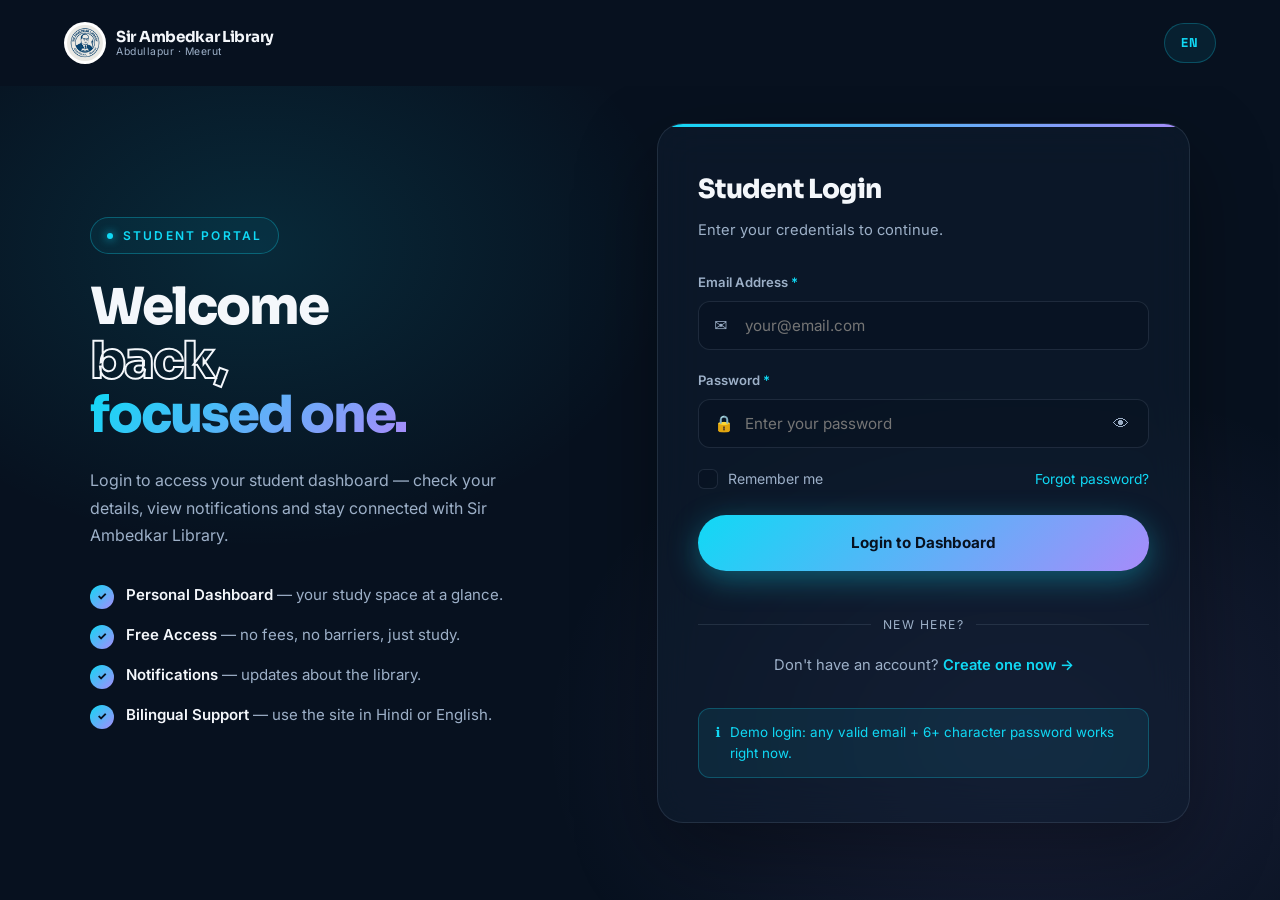
<file: language.html>
<!DOCTYPE html>
<html lang="en">
<head>
<meta charset="UTF-8">
<meta name="viewport" content="width=device-width, initial-scale=1.0, viewport-fit=cover">
<title>Choose Language — Sir Ambedkar Library</title>
<meta name="description" content="Choose your preferred language — Hindi or English.">
<link rel="icon" href="logo.png">
<meta name="robots" content="noindex, follow">

<link rel="preconnect" href="https://fonts.googleapis.com">
<link rel="preconnect" href="https://fonts.gstatic.com" crossorigin>
<link href="https://fonts.googleapis.com/css2?family=Inter:wght@400;500;600;700;800&family=Sora:wght@600;700;800&family=Space+Grotesk:wght@500;600;700&display=swap" rel="stylesheet">

<style>
/* ============ ROOT ============ */
:root {
  --midnight: #07111F;
  --deep-blue: #101E30;
  --cyan: #10D9F5;
  --violet: #A78BFA;
  --cloud: #F4F7FB;
  --muted: #9DB0C8;
  --card-border: rgba(157, 176, 200, 0.15);
}

/* ============ RESET ============ */
*, *::before, *::after { margin: 0; padding: 0; box-sizing: border-box; }
html { scroll-behavior: smooth; }
body {
  font-family: 'Inter', system-ui, sans-serif;
  background: var(--midnight);
  color: var(--cloud);
  min-height: 100vh;
  display: flex;
  align-items: center;
  justify-content: center;
  padding: 24px;
  position: relative;
  overflow-x: hidden;
}
body::before {
  content: '';
  position: fixed;
  inset: 0;
  background:
    radial-gradient(700px 500px at 20% 20%, rgba(16,217,245,0.12), transparent 60%),
    radial-gradient(800px 600px at 80% 80%, rgba(167,139,250,0.12), transparent 60%);
  pointer-events: none;
  z-index: 0;
}

/* ============ WRAP ============ */
.wrap {
  position: relative;
  z-index: 2;
  width: 100%;
  max-width: 720px;
  text-align: center;
}

/* ============ LOGO ============ */
.logo-wrap {
  display: flex;
  align-items: center;
  justify-content: center;
  gap: 12px;
  margin-bottom: 34px;
}
.logo-wrap img {
  width: 60px; height: 60px;
  border-radius: 50%;
  background: #fff;
  padding: 4px;
  box-shadow: 0 0 30px rgba(16,217,245,0.35);
}
.logo-wrap-text { text-align: left; }
.logo-wrap-text strong {
  font-family: 'Sora', sans-serif;
  font-size: 1.05rem;
  display: block;
  letter-spacing: -0.3px;
}
.logo-wrap-text small {
  font-size: 0.72rem;
  color: var(--muted);
  letter-spacing: 0.5px;
}

/* ============ HEADINGS ============ */
h1 {
  font-family: 'Sora', sans-serif;
  font-size: clamp(1.8rem, 5vw, 2.6rem);
  font-weight: 800;
  letter-spacing: -1.5px;
  line-height: 1.1;
  margin-bottom: 14px;
  background: linear-gradient(135deg, #F4F7FB 40%, #10D9F5 90%);
  -webkit-background-clip: text;
  background-clip: text;
  -webkit-text-fill-color: transparent;
}
.sub {
  color: var(--muted);
  font-size: 0.98rem;
  line-height: 1.7;
  max-width: 520px;
  margin: 0 auto 40px;
}

/* ============ OPTIONS ============ */
.options {
  display: grid;
  grid-template-columns: 1fr 1fr;
  gap: 18px;
  margin-bottom: 32px;
}
.option {
  padding: 34px 24px;
  background: rgba(16, 30, 48, 0.55);
  border: 1.5px solid var(--card-border);
  border-radius: 22px;
  backdrop-filter: blur(14px);
  transition: all 0.4s cubic-bezier(0.4, 0, 0.2, 1);
  cursor: pointer;
  text-align: center;
  font-family: inherit;
  color: inherit;
  display: flex;
  flex-direction: column;
  align-items: center;
  gap: 12px;
}
.option:hover {
  transform: translateY(-6px);
  border-color: rgba(16,217,245,0.5);
  box-shadow: 0 20px 50px rgba(0,0,0,0.35);
}
.option.selected {
  border-color: var(--cyan);
  background: linear-gradient(135deg, rgba(16,217,245,0.12), rgba(167,139,250,0.12));
  box-shadow: 0 0 60px rgba(16,217,245,0.3);
}
.option-flag {
  font-size: 3rem;
  line-height: 1;
  margin-bottom: 4px;
  transition: transform 0.4s ease;
}
.option:hover .option-flag {
  transform: scale(1.15) rotate(-5deg);
}
.option-name {
  font-family: 'Sora', sans-serif;
  font-size: 1.5rem;
  font-weight: 800;
  letter-spacing: -0.5px;
}
.option-sub {
  font-size: 0.85rem;
  color: var(--muted);
  line-height: 1.5;
}
.option.selected .option-name { color: var(--cyan); }
.option.selected .option-sub { color: var(--cloud); }

/* ============ CONTINUE BTN ============ */
.continue-btn {
  width: 100%;
  max-width: 320px;
  padding: 16px 32px;
  border-radius: 50px;
  background: linear-gradient(135deg, var(--cyan), var(--violet));
  color: var(--midnight);
  font-weight: 700;
  font-size: 1rem;
  font-family: inherit;
  border: none;
  cursor: pointer;
  transition: all 0.4s ease;
  box-shadow: 0 8px 30px rgba(16,217,245,0.35);
  opacity: 0.35;
  pointer-events: none;
}
.continue-btn.ready {
  opacity: 1;
  pointer-events: auto;
}
.continue-btn.ready:hover {
  transform: translateY(-3px);
  box-shadow: 0 12px 40px rgba(16,217,245,0.55);
}

/* ============ RESPONSIVE ============ */
@media (max-width: 540px) {
  body { padding: 20px; }
  .logo-wrap { margin-bottom: 26px; gap: 10px; }
  .logo-wrap img { width: 50px; height: 50px; }
  .logo-wrap-text strong { font-size: 0.95rem; }
  .logo-wrap-text small { font-size: 0.65rem; }

  h1 { font-size: 1.7rem; letter-spacing: -1px; margin-bottom: 10px; }
  .sub { font-size: 0.9rem; margin-bottom: 30px; padding: 0 8px; }

  .options { grid-template-columns: 1fr; gap: 14px; margin-bottom: 24px; }
  .option { padding: 26px 20px; border-radius: 18px; }
  .option-flag { font-size: 2.4rem; }
  .option-name { font-size: 1.3rem; }
  .option-sub { font-size: 0.8rem; }

  .continue-btn { padding: 15px 26px; font-size: 0.95rem; }
}

@media (prefers-reduced-motion: reduce) {
  *, *::before, *::after {
    animation-duration: 0.001ms !important;
    transition-duration: 0.001ms !important;
  }
}
</style>
</head>
<body>

<div class="wrap">

  <!-- LOGO -->
  <div class="logo-wrap">
    <img src="logo.png" alt="Sir Ambedkar Library" />
    <div class="logo-wrap-text">
      <strong>Sir Ambedkar Library</strong>
      <small>Abdullapur · Meerut</small>
    </div>
  </div>

  <!-- HEADINGS -->
  <h1 id="langTitle">Choose Your Language</h1>
  <p class="sub" id="langSub">
    Select the language you'd like to use on this website. You can change it later from the header.
  </p>

  <!-- OPTIONS -->
  <div class="options" id="options">

    <button class="option" data-lang="hi" type="button">
      <div class="option-flag">🇮🇳</div>
      <div class="option-name">हिन्दी</div>
      <div class="option-sub">वेबसाइट हिन्दी में देखें</div>
    </button>

    <button class="option" data-lang="en" type="button">
      <div class="option-flag">🌐</div>
      <div class="option-name">English</div>
      <div class="option-sub">View the website in English</div>
    </button>

  </div>

  <!-- CONTINUE -->
  <button class="continue-btn" id="continueBtn" type="button">
    Continue →
  </button>

</div>

<script>
/* ============================================================
   1. GUARD — must be logged in
   ============================================================ */
(function guard() {
  let session = null;
  try {
    const raw = localStorage.getItem('sal_session');
    if (raw) session = JSON.parse(raw);
  } catch (e) {
    localStorage.removeItem('sal_session');
  }

  // Agar login nahi hai → login page
  if (!session || !session.email || !session.name) {
    window.location.replace('login.html');
    return;
  }
})();

/* ============================================================
   2. LANGUAGE CHOOSER LOGIC
   ============================================================ */
const langTitle = document.getElementById('langTitle');
const langSub = document.getElementById('langSub');
const continueBtn = document.getElementById('continueBtn');
const options = document.querySelectorAll('.option');

let selectedLang = null;

/* Translations for THIS page only */
const PAGE_TEXT = {
  en: {
    title: 'Choose Your Language',
    sub: "Select the language you'd like to use on this website. You can change it later from the header.",
    continue: 'Continue →'
  },
  hi: {
    title: 'अपनी भाषा चुनें',
    sub: 'इस वेबसाइट पर आप जिस भाषा का उपयोग करना चाहते हैं, उसे चुनें। आप बाद में हेडर से इसे बदल सकते हैं।',
    continue: 'आगे बढ़ें →'
  }
};

/* Option click */
options.forEach(opt => {
  opt.addEventListener('click', () => {
    // Clear previous selection
    options.forEach(o => o.classList.remove('selected'));
    opt.classList.add('selected');

    selectedLang = opt.dataset.lang;

    // Enable continue button
    continueBtn.classList.add('ready');

    // Live preview — translate this page
    langTitle.textContent = PAGE_TEXT[selectedLang].title;
    langSub.textContent = PAGE_TEXT[selectedLang].sub;
    continueBtn.textContent = PAGE_TEXT[selectedLang].continue;

    // Update document lang attribute
    document.documentElement.lang = selectedLang;
  });
});

/* Continue button */
continueBtn.addEventListener('click', () => {
  if (!selectedLang) return;

  // Save language
  try {
    localStorage.setItem('sal_lang', selectedLang);
  } catch (e) {
    console.error('Could not save language:', e);
  }

  // Set HTML lang
  document.documentElement.lang = selectedLang;

  // Redirect to dashboard
  window.location.href = 'dashboard.html';
});

/* ============================================================
   3. IF LANGUAGE ALREADY CHOSEN → AUTO REDIRECT
   ============================================================ */
(function autoRedirectIfChosen() {
  const current = localStorage.getItem('sal_lang');
  if (current) {
    // Already chose once — but let them change it here manually.
    // Just pre-select the current language for UX.
    const existing = document.querySelector(`.option[data-lang="${current}"]`);
    if (existing) {
      existing.classList.add('selected');
      selectedLang = current;
      continueBtn.classList.add('ready');
      langTitle.textContent = PAGE_TEXT[current].title;
      langSub.textContent = PAGE_TEXT[current].sub;
      continueBtn.textContent = PAGE_TEXT[current].continue;
      document.documentElement.lang = current;
    }
  }
})();

/* ============================================================
   4. ENTER KEY SUPPORT
   ============================================================ */
document.addEventListener('keydown', (e) => {
  if (e.key === 'Enter' && selectedLang) {
    continueBtn.click();
  }
});
</script>

</body>
</html>
</file>
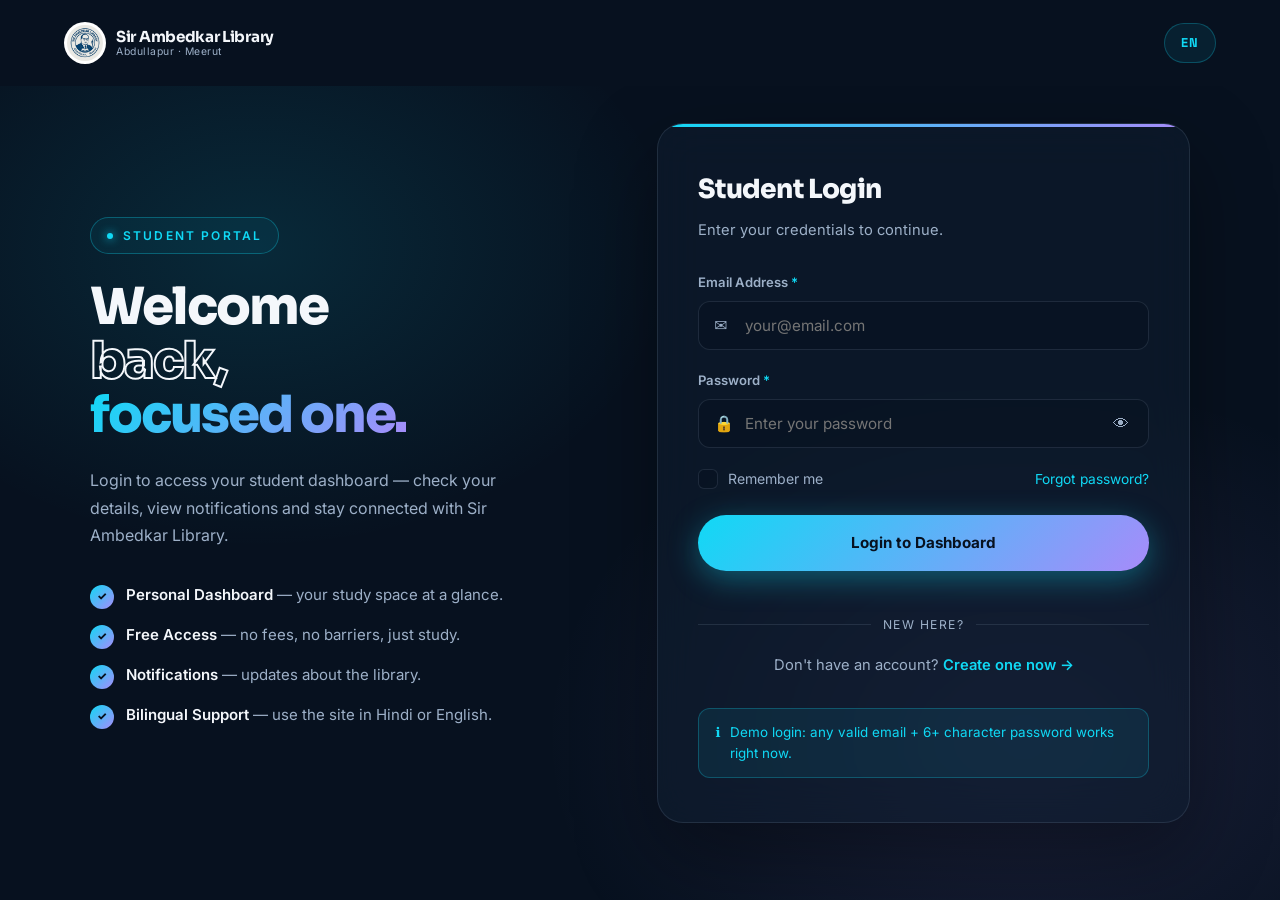
<file: login.html>
<!DOCTYPE html>
<html lang="en">
<head>
<meta charset="UTF-8">
<meta name="viewport" content="width=device-width, initial-scale=1.0, viewport-fit=cover">
<title>Student Login — Sir Ambedkar Library</title>
<meta name="description" content="Login to your Sir Ambedkar Library student account.">
<link rel="icon" href="logo.png">
<meta name="robots" content="noindex, follow">

<link rel="preconnect" href="https://fonts.googleapis.com">
<link rel="preconnect" href="https://fonts.gstatic.com" crossorigin>
<link href="https://fonts.googleapis.com/css2?family=Inter:wght@400;500;600;700;800&family=Sora:wght@600;700;800&family=Space+Grotesk:wght@500;600;700&display=swap" rel="stylesheet">

<style>
/* ============ ROOT ============ */
:root {
  --midnight: #07111F;
  --deep-blue: #101E30;
  --cyan: #10D9F5;
  --violet: #A78BFA;
  --cloud: #F4F7FB;
  --muted: #9DB0C8;

  --bg: var(--midnight);
  --text: var(--cloud);
  --card-bg: rgba(16, 30, 48, 0.55);
  --card-border: rgba(157, 176, 200, 0.15);

  --font-body: 'Inter', system-ui, sans-serif;
  --font-display: 'Sora', 'Inter', sans-serif;
  --font-mono: 'Space Grotesk', monospace;

  --transition: all 0.4s cubic-bezier(0.4, 0, 0.2, 1);
}

/* ============ RESET ============ */
*, *::before, *::after { margin: 0; padding: 0; box-sizing: border-box; }
html { scroll-behavior: smooth; }
body {
  font-family: var(--font-body);
  background: var(--bg);
  color: var(--text);
  line-height: 1.6;
  overflow-x: hidden;
  min-height: 100vh;
  display: flex;
  flex-direction: column;
}
a { color: inherit; text-decoration: none; }
img { max-width: 100%; display: block; }
button { font: inherit; cursor: pointer; border: none; background: none; color: inherit; }

/* ============ PRELOADER ============ */
.preloader {
  position: fixed; inset: 0;
  background: #07111F; z-index: 10000;
  display: flex; justify-content: center; align-items: center;
  flex-direction: column; gap: 20px;
  transition: opacity 0.7s ease, visibility 0.7s ease;
}
.preloader.hidden { opacity: 0; visibility: hidden; }
.preloader-logo {
  display: flex; flex-direction: column; align-items: center; gap: 12px;
}
.preloader-logo img {
  width: 80px; height: 80px; border-radius: 50%;
  background: #fff; padding: 5px;
  animation: pulseLogo 1.6s ease-in-out infinite;
}
.preloader-logo-text {
  font-family: var(--font-display);
  font-size: 0.95rem; font-weight: 700;
  color: #fff; letter-spacing: 3px;
  text-transform: uppercase;
}
.preloader-bar {
  width: 180px; height: 2px;
  background: rgba(255,255,255,0.08);
  border-radius: 10px; overflow: hidden;
}
.preloader-bar-fill {
  height: 100%; width: 0%;
  background: linear-gradient(90deg, var(--cyan), var(--violet));
  animation: loadBar 1.4s ease-in-out forwards;
}
@keyframes pulseLogo {
  0%, 100% { transform: scale(1); }
  50% { transform: scale(1.06); }
}
@keyframes loadBar { 0% { width: 0%; } 100% { width: 100%; } }

/* ============ MINI HEADER ============ */
.auth-header {
  padding: 22px 0;
  position: relative;
  z-index: 10;
}
.auth-header-inner {
  max-width: 1200px;
  margin: 0 auto;
  padding: 0 24px;
  display: flex;
  justify-content: space-between;
  align-items: center;
  gap: 20px;
}
.auth-logo {
  display: flex; align-items: center; gap: 10px;
}
.auth-logo img {
  width: 42px; height: 42px; border-radius: 50%;
  background: #fff; padding: 3px;
}
.auth-logo-text { display: flex; flex-direction: column; line-height: 1.1; }
.auth-logo-text strong {
  font-family: var(--font-display);
  font-size: 0.95rem;
  letter-spacing: -0.3px;
}
.auth-logo-text small {
  font-size: 0.65rem;
  color: var(--muted);
  letter-spacing: 0.5px;
}

/* Language switcher */
.lang-switch {
  display: inline-flex;
  align-items: center;
  justify-content: center;
  min-width: 52px;
  height: 40px;
  padding: 0 14px;
  border-radius: 50px;
  background: rgba(16,217,245,0.08);
  border: 1px solid rgba(16,217,245,0.25);
  color: var(--cyan);
  font-family: var(--font-mono);
  font-size: 0.8rem;
  font-weight: 700;
  letter-spacing: 1px;
  transition: var(--transition);
}
.lang-switch:hover {
  background: rgba(16,217,245,0.18);
  border-color: var(--cyan);
}

/* ============ AUTH WRAP ============ */
.auth-wrap {
  flex: 1;
  display: flex;
  align-items: center;
  justify-content: center;
  padding: 20px 24px 60px;
  position: relative;
  overflow: hidden;
}
.auth-wrap::before {
  content: '';
  position: absolute;
  inset: 0;
  background:
    radial-gradient(700px 500px at 20% 20%, rgba(16,217,245,0.12), transparent 60%),
    radial-gradient(800px 600px at 80% 80%, rgba(167,139,250,0.12), transparent 60%);
  pointer-events: none;
}
.auth-grid {
  position: relative;
  z-index: 2;
  width: 100%;
  max-width: 1100px;
  display: grid;
  grid-template-columns: 1fr 1.05fr;
  gap: 60px;
  align-items: center;
}

/* LEFT VISUAL */
.auth-visual {
  display: flex;
  flex-direction: column;
  align-items: flex-start;
  gap: 26px;
}
.auth-tag {
  display: inline-flex;
  align-items: center;
  gap: 10px;
  font-size: 0.75rem;
  letter-spacing: 0.18em;
  text-transform: uppercase;
  color: var(--cyan);
  font-weight: 600;
  padding: 8px 16px;
  border: 1px solid rgba(16,217,245,0.3);
  border-radius: 50px;
  background: rgba(16,217,245,0.05);
}
.auth-tag .dot {
  width: 6px; height: 6px; border-radius: 50%;
  background: var(--cyan);
  box-shadow: 0 0 10px var(--cyan);
  animation: pulseDot 2s infinite;
}
@keyframes pulseDot { 0%,100% { opacity: 1; } 50% { opacity: 0.3; } }

.auth-visual h1 {
  font-family: var(--font-display);
  font-size: clamp(1.9rem, 4.5vw, 3.2rem);
  font-weight: 800;
  line-height: 1.05;
  letter-spacing: -2px;
}
.auth-visual h1 .line-outline {
  color: transparent;
  -webkit-text-stroke: 2px var(--text);
  display: inline-block;
}
.auth-visual h1 .line-gradient {
  background: linear-gradient(135deg, var(--cyan), var(--violet));
  -webkit-background-clip: text;
  background-clip: text;
  -webkit-text-fill-color: transparent;
  display: inline-block;
}
.auth-visual > p {
  color: var(--muted);
  font-size: 1rem;
  line-height: 1.7;
  max-width: 460px;
}
.auth-features {
  display: flex;
  flex-direction: column;
  gap: 14px;
  margin-top: 8px;
}
.auth-feature {
  display: flex;
  gap: 12px;
  align-items: flex-start;
  font-size: 0.94rem;
  color: var(--muted);
}
.auth-feature .ic {
  flex-shrink: 0;
  width: 24px; height: 24px;
  border-radius: 50%;
  background: linear-gradient(135deg, var(--cyan), var(--violet));
  display: flex; align-items: center; justify-content: center;
  color: var(--midnight);
  font-size: 0.7rem;
  font-weight: 800;
  margin-top: 2px;
}
.auth-feature strong { color: var(--text); font-weight: 600; }

/* RIGHT CARD */
.auth-card {
  background: var(--card-bg);
  border: 1px solid var(--card-border);
  border-radius: 26px;
  padding: 44px 40px;
  backdrop-filter: blur(20px);
  -webkit-backdrop-filter: blur(20px);
  box-shadow: 0 30px 80px rgba(0,0,0,0.35);
  position: relative;
  overflow: hidden;
}
.auth-card::before {
  content: '';
  position: absolute;
  top: 0; left: 0; right: 0;
  height: 3px;
  background: linear-gradient(90deg, var(--cyan), var(--violet));
}
.auth-card h2 {
  font-family: var(--font-display);
  font-size: 1.65rem;
  font-weight: 800;
  letter-spacing: -0.8px;
  margin-bottom: 8px;
}
.auth-card > p {
  color: var(--muted);
  font-size: 0.92rem;
  margin-bottom: 30px;
}

/* FORM */
.form-group { margin-bottom: 20px; position: relative; }
.form-group label {
  display: block;
  margin-bottom: 8px;
  font-size: 0.82rem;
  font-weight: 600;
  color: var(--muted);
}
.form-group label .req { color: var(--cyan); }

.input-wrap { position: relative; display: flex; align-items: center; }
.input-wrap .input-icon {
  position: absolute;
  left: 16px;
  top: 50%;
  transform: translateY(-50%);
  color: var(--muted);
  font-size: 1rem;
  pointer-events: none;
  transition: color 0.3s ease;
}
.input-wrap input {
  width: 100%;
  padding: 14px 46px 14px 46px;
  background: rgba(7, 17, 31, 0.5);
  border: 1.5px solid var(--card-border);
  border-radius: 12px;
  color: var(--text);
  font-family: var(--font-body);
  font-size: 0.95rem;
  transition: var(--transition);
}
.input-wrap input:focus {
  outline: none;
  border-color: var(--cyan);
  box-shadow: 0 0 0 3px rgba(16,217,245,0.12);
  background: rgba(7, 17, 31, 0.7);
}
.input-wrap input:focus ~ .input-icon { color: var(--cyan); }
.input-wrap input.error {
  border-color: #ff6464;
  box-shadow: 0 0 0 3px rgba(255,100,100,0.12);
}
.toggle-pw {
  position: absolute;
  right: 12px;
  top: 50%;
  transform: translateY(-50%);
  width: 32px; height: 32px;
  border-radius: 8px;
  background: transparent;
  border: none;
  color: var(--muted);
  display: flex;
  align-items: center;
  justify-content: center;
  transition: var(--transition);
  font-size: 1rem;
}
.toggle-pw:hover { color: var(--cyan); background: rgba(16,217,245,0.08); }

.form-error {
  color: #ff9b9b;
  font-size: 0.78rem;
  margin-top: 6px;
  display: none;
}
.form-group.has-error .form-error { display: block; }

/* Options row */
.form-options {
  display: flex;
  justify-content: space-between;
  align-items: center;
  gap: 16px;
  margin-bottom: 24px;
  flex-wrap: wrap;
}
.checkbox {
  display: flex;
  align-items: center;
  gap: 10px;
  font-size: 0.88rem;
  color: var(--muted);
  user-select: none;
}
.checkbox input { display: none; }
.checkbox-box {
  width: 20px; height: 20px;
  border-radius: 6px;
  border: 1.5px solid var(--card-border);
  background: rgba(7, 17, 31, 0.5);
  display: flex;
  align-items: center;
  justify-content: center;
  transition: var(--transition);
  flex-shrink: 0;
}
.checkbox-box::after {
  content: '✓';
  font-size: 0.7rem;
  font-weight: 800;
  color: var(--midnight);
  opacity: 0;
  transform: scale(0.5);
  transition: var(--transition);
}
.checkbox input:checked + .checkbox-box {
  background: linear-gradient(135deg, var(--cyan), var(--violet));
  border-color: transparent;
}
.checkbox input:checked + .checkbox-box::after {
  opacity: 1;
  transform: scale(1);
}
.forgot-link {
  font-size: 0.86rem;
  color: var(--cyan);
  transition: var(--transition);
}
.forgot-link:hover { color: var(--violet); }

/* Submit button */
.btn {
  display: inline-flex;
  align-items: center;
  justify-content: center;
  gap: 10px;
  width: 100%;
  padding: 16px 32px;
  border-radius: 50px;
  font-weight: 700;
  font-size: 0.95rem;
  font-family: var(--font-body);
  border: none;
  transition: var(--transition);
  cursor: pointer;
}
.btn-primary {
  background: linear-gradient(135deg, var(--cyan), var(--violet));
  color: var(--midnight);
  box-shadow: 0 8px 30px rgba(16,217,245,0.35);
  margin-bottom: 22px;
}
.btn-primary:hover:not(:disabled) {
  transform: translateY(-3px);
  box-shadow: 0 12px 40px rgba(16,217,245,0.55);
}
.btn-primary:disabled {
  opacity: 0.7;
  cursor: not-allowed;
  transform: none;
}

/* Spinner */
.spinner {
  width: 16px; height: 16px;
  border: 2px solid rgba(7,17,31,0.3);
  border-top-color: var(--midnight);
  border-radius: 50%;
  animation: spin 0.7s linear infinite;
  display: none;
}
.btn.loading .spinner { display: block; }
.btn.loading .btn-text { display: none; }
@keyframes spin { to { transform: rotate(360deg); } }

/* Divider */
.auth-divider {
  display: flex;
  align-items: center;
  gap: 12px;
  color: var(--muted);
  font-size: 0.76rem;
  letter-spacing: 1.5px;
  text-transform: uppercase;
  margin: 22px 0 20px;
}
.auth-divider::before,
.auth-divider::after {
  content: '';
  flex: 1;
  height: 1px;
  background: var(--card-border);
}

.auth-footer {
  text-align: center;
  font-size: 0.9rem;
  color: var(--muted);
}
.auth-footer a {
  color: var(--cyan);
  font-weight: 600;
  transition: var(--transition);
}
.auth-footer a:hover { color: var(--violet); }

/* Info box */
.info-box {
  padding: 13px 16px;
  border-radius: 12px;
  font-size: 0.84rem;
  line-height: 1.55;
  margin-top: 20px;
  background: rgba(16,217,245,0.08);
  border: 1px solid rgba(16,217,245,0.25);
  color: var(--cyan);
  display: flex;
  gap: 10px;
  align-items: flex-start;
}
.info-box .ic { flex-shrink: 0; font-weight: 800; }

/* Form message */
.form-msg {
  padding: 13px 16px;
  border-radius: 12px;
  font-size: 0.88rem;
  margin-bottom: 18px;
  display: none;
  line-height: 1.5;
}
.form-msg.show { display: block; }
.form-msg.success {
  background: rgba(16,217,245,0.1);
  border: 1px solid var(--cyan);
  color: var(--cyan);
}
.form-msg.error {
  background: rgba(255,100,100,0.1);
  border: 1px solid #ff6464;
  color: #ff9b9b;
}

/* ============ RESPONSIVE ============ */
@media (max-width: 900px) {
  .auth-grid { grid-template-columns: 1fr; gap: 40px; max-width: 520px; }
  .auth-visual { align-items: center; text-align: center; }
  .auth-visual > p { font-size: 0.96rem; }
  .auth-visual h1 { font-size: clamp(1.7rem, 7vw, 2.3rem); }
  .auth-feature { justify-content: flex-start; text-align: left; }
  .auth-features { max-width: 400px; }
}

@media (max-width: 600px) {
  .auth-header { padding: 16px 0; }
  .auth-logo img { width: 36px; height: 36px; }
  .auth-logo-text strong { font-size: 0.88rem; }
  .auth-logo-text small { display: none; }
  .lang-switch { min-width: 46px; height: 36px; font-size: 0.75rem; padding: 0 10px; }

  .auth-wrap { padding: 20px 18px 50px; }
  .auth-visual { gap: 20px; }
  .auth-visual h1 { font-size: 1.7rem; letter-spacing: -1px; }
  .auth-visual h1 .line-outline { -webkit-text-stroke: 1.5px var(--text); }
  .auth-tag { font-size: 0.68rem; padding: 6px 12px; }
  .auth-feature { font-size: 0.9rem; }

  .auth-card { padding: 28px 22px; border-radius: 22px; }
  .auth-card h2 { font-size: 1.4rem; }
  .auth-card > p { font-size: 0.88rem; margin-bottom: 24px; }
  .input-wrap input { padding: 13px 42px 13px 44px; font-size: 0.92rem; }
}

@media (prefers-reduced-motion: reduce) {
  *, *::before, *::after {
    animation-duration: 0.001ms !important;
    transition-duration: 0.001ms !important;
  }
}
</style>
</head>
<body>

<!-- PRELOADER -->
<div class="preloader" id="preloader">
  <div class="preloader-logo">
    <img src="logo.png" alt="Sir Ambedkar Library" />
    <div class="preloader-logo-text">Sir Ambedkar Library</div>
  </div>
  <div class="preloader-bar"><div class="preloader-bar-fill"></div></div>
</div>

<!-- MINI HEADER -->
<header class="auth-header">
  <div class="auth-header-inner">
    <a href="index.html" class="auth-logo">
      <img src="logo.png" alt="Sir Ambedkar Library" />
      <span class="auth-logo-text">
        <strong>Sir Ambedkar Library</strong>
        <small>Abdullapur · Meerut</small>
      </span>
    </a>

    <button class="lang-switch" id="langSwitch" aria-label="Change language">
      <span id="langLabel">EN</span>
    </button>
  </div>
</header>

<!-- AUTH WRAP -->
<main class="auth-wrap">
  <div class="auth-grid">

    <!-- LEFT VISUAL -->
    <div class="auth-visual">
      <div class="auth-tag">
        <span class="dot"></span>
        Student Portal
      </div>

      <h1>
        Welcome<br />
        <span class="line-outline">back,</span><br />
        <span class="line-gradient">focused one.</span>
      </h1>

      <p>
        Login to access your student dashboard — check your details, view notifications and stay connected with Sir Ambedkar Library.
      </p>

      <ul class="auth-features">
        <li class="auth-feature">
          <span class="ic">✓</span>
          <span><strong>Personal Dashboard</strong> — your study space at a glance.</span>
        </li>
        <li class="auth-feature">
          <span class="ic">✓</span>
          <span><strong>Free Access</strong> — no fees, no barriers, just study.</span>
        </li>
        <li class="auth-feature">
          <span class="ic">✓</span>
          <span><strong>Notifications</strong> — updates about the library.</span>
        </li>
        <li class="auth-feature">
          <span class="ic">✓</span>
          <span><strong>Bilingual Support</strong> — use the site in Hindi or English.</span>
        </li>
      </ul>
    </div>

    <!-- RIGHT CARD -->
    <div class="auth-card">
      <h2>Student Login</h2>
      <p>Enter your credentials to continue.</p>

      <div class="form-msg" id="formMsg"></div>

      <form id="loginForm" novalidate autocomplete="on">

        <div class="form-group" data-field="email">
          <label for="lEmail">Email Address <span class="req">*</span></label>
          <div class="input-wrap">
            <span class="input-icon">✉</span>
            <input type="email" id="lEmail" name="email" placeholder="your@email.com" autocomplete="email" required />
          </div>
          <div class="form-error">Please enter a valid email</div>
        </div>

        <div class="form-group" data-field="password">
          <label for="lPassword">Password <span class="req">*</span></label>
          <div class="input-wrap">
            <span class="input-icon">🔒</span>
            <input type="password" id="lPassword" name="password" placeholder="Enter your password" autocomplete="current-password" required />
            <button type="button" class="toggle-pw" id="togglePw" aria-label="Show password">👁</button>
          </div>
          <div class="form-error">Password must be at least 6 characters</div>
        </div>

        <div class="form-options">
          <label class="checkbox">
            <input type="checkbox" id="rememberMe" />
            <span class="checkbox-box"></span>
            <span>Remember me</span>
          </label>
          <a href="forgot-password.html" class="forgot-link">Forgot password?</a>
        </div>

        <button type="submit" class="btn btn-primary" id="loginBtn">
          <span class="spinner"></span>
          <span class="btn-text">Login to Dashboard</span>
        </button>

      </form>

      <div class="auth-divider">New here?</div>

      <p class="auth-footer">
        Don't have an account? <a href="register.html">Create one now →</a>
      </p>

      <div class="info-box">
        <span class="ic">ℹ</span>
        <span>Demo login: any valid email + 6+ character password works right now.</span>
      </div>
    </div>

  </div>
</main>

<!-- ============ SCRIPTS ============ -->
<script>
/* ============================================================
   1. PRELOADER
   ============================================================ */
window.addEventListener('load', () => {
  setTimeout(() => {
    document.getElementById('preloader')?.classList.add('hidden');
  }, 900);
});

/* ============================================================
   2. AUTO-REDIRECT IF ALREADY LOGGED IN
   ============================================================ */
(function autoRedirect() {
  try {
    const raw = localStorage.getItem('sal_session');
    if (raw) {
      const session = JSON.parse(raw);
      if (session && session.email) {
        // Already logged in
        const lang = localStorage.getItem('sal_lang');
        if (lang) {
          window.location.replace('dashboard.html');
        } else {
          window.location.replace('language.html');
        }
      }
    }
  } catch (e) {
    localStorage.removeItem('sal_session');
  }
})();

/* ============================================================
   3. PASSWORD TOGGLE
   ============================================================ */
const togglePw = document.getElementById('togglePw');
const pwInput = document.getElementById('lPassword');
togglePw?.addEventListener('click', () => {
  const isPassword = pwInput.type === 'password';
  pwInput.type = isPassword ? 'text' : 'password';
  togglePw.textContent = isPassword ? '🙈' : '👁';
});

/* ============================================================
   4. FIELD VALIDATION
   ============================================================ */
function validateField(group) {
  const field = group.dataset.field;
  const input = group.querySelector('input');
  const value = (input.value || '').trim();
  let isValid = true;

  if (field === 'email') {
    isValid = /^[^\s@]+@[^\s@]+\.[^\s@]+$/.test(value);
  } else if (field === 'password') {
    isValid = value.length >= 6;
  }

  group.classList.toggle('has-error', !isValid);
  input.classList.toggle('error', !isValid);
  return isValid;
}

document.querySelectorAll('.form-group[data-field]').forEach(group => {
  const input = group.querySelector('input');
  input?.addEventListener('blur', () => validateField(group));
  input?.addEventListener('input', () => {
    if (group.classList.contains('has-error')) validateField(group);
  });
});

/* ============================================================
   5. FORM SUBMIT → SAVE SESSION → REDIRECT
   ============================================================ */
const form = document.getElementById('loginForm');
const formMsg = document.getElementById('formMsg');
const loginBtn = document.getElementById('loginBtn');

form?.addEventListener('submit', (e) => {
  e.preventDefault();

  // Validate all fields
  let allValid = true;
  document.querySelectorAll('.form-group[data-field]').forEach(group => {
    if (!validateField(group)) allValid = false;
  });

  if (!allValid) {
    formMsg.className = 'form-msg error show';
    formMsg.textContent = '⚠ Please fix the highlighted fields and try again.';
    return;
  }

  // Show loading
  loginBtn.classList.add('loading');
  loginBtn.disabled = true;

  const email = document.getElementById('lEmail').value.trim();
  const nameFromEmail = email.split('@')[0];
  const displayName = nameFromEmail
    .replace(/[._-]/g, ' ')
    .replace(/\b\w/g, c => c.toUpperCase());

  // Simulate network delay
  setTimeout(() => {
    // Save session
    try {
      localStorage.setItem('sal_session', JSON.stringify({
        email: email,
        name: displayName || 'Student',
        loggedInAt: new Date().toISOString()
      }));
    } catch (err) {
      formMsg.className = 'form-msg error show';
      formMsg.textContent = '⚠ Could not save session. Please enable localStorage.';
      loginBtn.classList.remove('loading');
      loginBtn.disabled = false;
      return;
    }

    // Success message
    formMsg.className = 'form-msg success show';
    formMsg.textContent = '✓ Login successful! Redirecting...';

    // Check language — decide where to send user
    setTimeout(() => {
      const chosenLang = localStorage.getItem('sal_lang');
      if (!chosenLang) {
        // Pehli baar login → language chooser
        window.location.href = 'language.html';
      } else {
        // Language already chosen → dashboard
        window.location.href = 'dashboard.html';
      }
    }, 500);

  }, 800);
});

/* ============================================================
   6. LANGUAGE SWITCHER
   ============================================================ */
const langSwitch = document.getElementById('langSwitch');
const langLabel = document.getElementById('langLabel');

// Set initial label
(function initLangLabel() {
  const currentLang = localStorage.getItem('sal_lang') || 'en';
  if (langLabel) {
    langLabel.textContent = currentLang === 'hi' ? 'हिं' : 'EN';
  }
})();

langSwitch?.addEventListener('click', () => {
  const current = localStorage.getItem('sal_lang') || 'en';
  const next = current === 'hi' ? 'en' : 'hi';
  localStorage.setItem('sal_lang', next);
  if (langLabel) {
    langLabel.textContent = next === 'hi' ? 'हिं' : 'EN';
  }
});
</script>

</body>
</html>
</file>
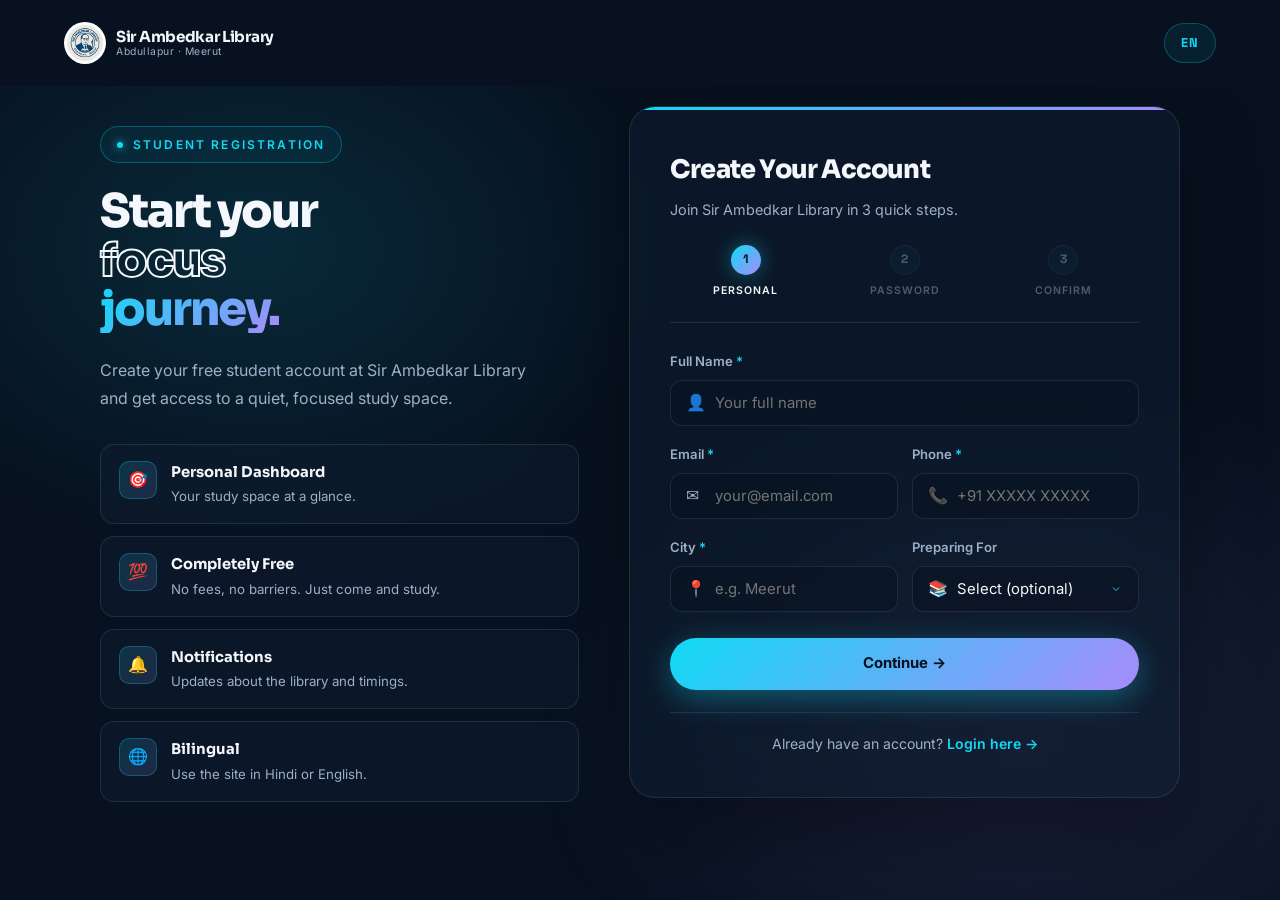
<file: register.html>
<!DOCTYPE html>
<html lang="en">
<head>
<meta charset="UTF-8">
<meta name="viewport" content="width=device-width, initial-scale=1.0, viewport-fit=cover">
<title>Student Registration — Sir Ambedkar Library</title>
<meta name="description" content="Create your free student account at Sir Ambedkar Library.">
<link rel="icon" href="logo.png">
<meta name="robots" content="noindex, follow">

<link rel="preconnect" href="https://fonts.googleapis.com">
<link rel="preconnect" href="https://fonts.gstatic.com" crossorigin>
<link href="https://fonts.googleapis.com/css2?family=Inter:wght@400;500;600;700;800&family=Sora:wght@600;700;800&family=Space+Grotesk:wght@500;600;700&display=swap" rel="stylesheet">

<style>
/* ============ ROOT ============ */
:root {
  --midnight: #07111F;
  --deep-blue: #101E30;
  --cyan: #10D9F5;
  --violet: #A78BFA;
  --cloud: #F4F7FB;
  --muted: #9DB0C8;

  --bg: var(--midnight);
  --text: var(--cloud);
  --card-bg: rgba(16, 30, 48, 0.55);
  --card-border: rgba(157, 176, 200, 0.15);

  --font-body: 'Inter', system-ui, sans-serif;
  --font-display: 'Sora', 'Inter', sans-serif;
  --font-mono: 'Space Grotesk', monospace;

  --transition: all 0.4s cubic-bezier(0.4, 0, 0.2, 1);
}

/* ============ RESET ============ */
*, *::before, *::after { margin: 0; padding: 0; box-sizing: border-box; }
html { scroll-behavior: smooth; }
body {
  font-family: var(--font-body);
  background: var(--bg);
  color: var(--text);
  line-height: 1.6;
  overflow-x: hidden;
  min-height: 100vh;
  display: flex;
  flex-direction: column;
}
a { color: inherit; text-decoration: none; }
img { max-width: 100%; display: block; }
button { font: inherit; cursor: pointer; border: none; background: none; color: inherit; }

/* ============ PRELOADER ============ */
.preloader {
  position: fixed; inset: 0;
  background: #07111F; z-index: 10000;
  display: flex; justify-content: center; align-items: center;
  flex-direction: column; gap: 20px;
  transition: opacity 0.7s ease, visibility 0.7s ease;
}
.preloader.hidden { opacity: 0; visibility: hidden; }
.preloader-logo {
  display: flex; flex-direction: column; align-items: center; gap: 12px;
}
.preloader-logo img {
  width: 80px; height: 80px; border-radius: 50%;
  background: #fff; padding: 5px;
  animation: pulseLogo 1.6s ease-in-out infinite;
}
.preloader-logo-text {
  font-family: var(--font-display);
  font-size: 0.95rem; font-weight: 700;
  color: #fff; letter-spacing: 3px;
  text-transform: uppercase;
}
.preloader-bar {
  width: 180px; height: 2px;
  background: rgba(255,255,255,0.08);
  border-radius: 10px; overflow: hidden;
}
.preloader-bar-fill {
  height: 100%; width: 0%;
  background: linear-gradient(90deg, var(--cyan), var(--violet));
  animation: loadBar 1.4s ease-in-out forwards;
}
@keyframes pulseLogo {
  0%, 100% { transform: scale(1); }
  50% { transform: scale(1.06); }
}
@keyframes loadBar { 0% { width: 0%; } 100% { width: 100%; } }

/* ============ MINI HEADER ============ */
.auth-header {
  padding: 22px 0;
  position: relative;
  z-index: 10;
}
.auth-header-inner {
  max-width: 1200px;
  margin: 0 auto;
  padding: 0 24px;
  display: flex;
  justify-content: space-between;
  align-items: center;
  gap: 20px;
}
.auth-logo {
  display: flex; align-items: center; gap: 10px;
}
.auth-logo img {
  width: 42px; height: 42px; border-radius: 50%;
  background: #fff; padding: 3px;
}
.auth-logo-text { display: flex; flex-direction: column; line-height: 1.1; }
.auth-logo-text strong {
  font-family: var(--font-display);
  font-size: 0.95rem;
  letter-spacing: -0.3px;
}
.auth-logo-text small {
  font-size: 0.65rem;
  color: var(--muted);
  letter-spacing: 0.5px;
}

.lang-switch {
  display: inline-flex;
  align-items: center;
  justify-content: center;
  min-width: 52px;
  height: 40px;
  padding: 0 14px;
  border-radius: 50px;
  background: rgba(16,217,245,0.08);
  border: 1px solid rgba(16,217,245,0.25);
  color: var(--cyan);
  font-family: var(--font-mono);
  font-size: 0.8rem;
  font-weight: 700;
  letter-spacing: 1px;
  transition: var(--transition);
}
.lang-switch:hover {
  background: rgba(16,217,245,0.18);
  border-color: var(--cyan);
}

/* ============ AUTH WRAP ============ */
.auth-wrap {
  flex: 1;
  display: flex;
  align-items: flex-start;
  justify-content: center;
  padding: 20px 24px 60px;
  position: relative;
  overflow: hidden;
}
.auth-wrap::before {
  content: '';
  position: absolute;
  inset: 0;
  background:
    radial-gradient(700px 500px at 20% 20%, rgba(16,217,245,0.12), transparent 60%),
    radial-gradient(800px 600px at 80% 80%, rgba(167,139,250,0.12), transparent 60%);
  pointer-events: none;
}
.auth-grid {
  position: relative;
  z-index: 2;
  width: 100%;
  max-width: 1080px;
  display: grid;
  grid-template-columns: 1fr 1.15fr;
  gap: 50px;
  align-items: flex-start;
}

/* LEFT VISUAL */
.auth-visual {
  position: sticky;
  top: 40px;
  display: flex;
  flex-direction: column;
  align-items: flex-start;
  gap: 24px;
  padding-top: 20px;
}
.auth-tag {
  display: inline-flex;
  align-items: center;
  gap: 10px;
  font-size: 0.75rem;
  letter-spacing: 0.18em;
  text-transform: uppercase;
  color: var(--cyan);
  font-weight: 600;
  padding: 8px 16px;
  border: 1px solid rgba(16,217,245,0.3);
  border-radius: 50px;
  background: rgba(16,217,245,0.05);
}
.auth-tag .dot {
  width: 6px; height: 6px; border-radius: 50%;
  background: var(--cyan);
  box-shadow: 0 0 10px var(--cyan);
  animation: pulseDot 2s infinite;
}
@keyframes pulseDot { 0%,100% { opacity: 1; } 50% { opacity: 0.3; } }
.auth-visual h1 {
  font-family: var(--font-display);
  font-size: clamp(1.8rem, 4vw, 2.9rem);
  font-weight: 800;
  line-height: 1.05;
  letter-spacing: -2px;
}
.auth-visual h1 .line-outline {
  color: transparent;
  -webkit-text-stroke: 2px var(--text);
  display: inline-block;
}
.auth-visual h1 .line-gradient {
  background: linear-gradient(135deg, var(--cyan), var(--violet));
  -webkit-background-clip: text;
  background-clip: text;
  -webkit-text-fill-color: transparent;
  display: inline-block;
}
.auth-visual > p {
  color: var(--muted);
  font-size: 1rem;
  line-height: 1.7;
  max-width: 440px;
}

.benefits-list {
  display: flex;
  flex-direction: column;
  gap: 12px;
  margin-top: 8px;
  width: 100%;
}
.benefit {
  display: flex;
  gap: 14px;
  align-items: flex-start;
  padding: 16px 18px;
  background: var(--card-bg);
  border: 1px solid var(--card-border);
  border-radius: 14px;
  backdrop-filter: blur(10px);
  transition: var(--transition);
}
.benefit:hover {
  border-color: rgba(16,217,245,0.35);
  transform: translateX(4px);
}
.benefit-ic {
  flex-shrink: 0;
  width: 38px; height: 38px;
  border-radius: 10px;
  background: linear-gradient(135deg, rgba(16,217,245,0.15), rgba(167,139,250,0.15));
  border: 1px solid rgba(16,217,245,0.25);
  display: flex; align-items: center; justify-content: center;
  font-size: 1rem;
}
.benefit-text h4 {
  font-family: var(--font-display);
  font-size: 0.92rem;
  font-weight: 700;
  margin-bottom: 3px;
}
.benefit-text p {
  color: var(--muted);
  font-size: 0.83rem;
  line-height: 1.5;
}

/* RIGHT CARD */
.auth-card {
  background: var(--card-bg);
  border: 1px solid var(--card-border);
  border-radius: 26px;
  padding: 42px 40px;
  backdrop-filter: blur(20px);
  -webkit-backdrop-filter: blur(20px);
  box-shadow: 0 30px 80px rgba(0,0,0,0.35);
  position: relative;
  overflow: hidden;
}
.auth-card::before {
  content: '';
  position: absolute;
  top: 0; left: 0; right: 0;
  height: 3px;
  background: linear-gradient(90deg, var(--cyan), var(--violet));
}
.auth-card h2 {
  font-family: var(--font-display);
  font-size: 1.6rem;
  font-weight: 800;
  letter-spacing: -0.8px;
  margin-bottom: 8px;
}
.auth-card > p {
  color: var(--muted);
  font-size: 0.9rem;
  margin-bottom: 24px;
}

/* ============ STEPS ============ */
.steps {
  display: flex;
  align-items: center;
  gap: 8px;
  margin-bottom: 28px;
  padding-bottom: 22px;
  border-bottom: 1px solid var(--card-border);
}
.step {
  flex: 1;
  display: flex;
  flex-direction: column;
  align-items: center;
  gap: 8px;
  opacity: 0.45;
  transition: var(--transition);
}
.step.active, .step.done { opacity: 1; }
.step-dot {
  width: 30px; height: 30px;
  border-radius: 50%;
  background: rgba(16,217,245,0.08);
  border: 1.5px solid var(--card-border);
  display: flex; align-items: center; justify-content: center;
  font-family: var(--font-mono);
  font-size: 0.76rem;
  font-weight: 700;
  color: var(--muted);
  transition: var(--transition);
}
.step.active .step-dot {
  background: linear-gradient(135deg, var(--cyan), var(--violet));
  border-color: transparent;
  color: var(--midnight);
  box-shadow: 0 0 20px rgba(16,217,245,0.4);
}
.step.done .step-dot {
  background: rgba(16,217,245,0.15);
  border-color: var(--cyan);
  color: var(--cyan);
}
.step.done .step-dot span { display: none; }
.step.done .step-dot::after { content: '✓'; font-weight: 800; }
.step-label {
  font-size: 0.66rem;
  font-weight: 600;
  letter-spacing: 1px;
  text-transform: uppercase;
  color: var(--muted);
  text-align: center;
}
.step.active .step-label, .step.done .step-label { color: var(--text); }

/* ============ FORM STEPS ============ */
.form-step {
  display: none;
  animation: fadeInStep 0.4s ease;
}
.form-step.active { display: block; }
@keyframes fadeInStep {
  from { opacity: 0; transform: translateY(10px); }
  to { opacity: 1; transform: translateY(0); }
}

.form-group { margin-bottom: 18px; position: relative; }
.form-group label {
  display: block;
  margin-bottom: 8px;
  font-size: 0.82rem;
  font-weight: 600;
  color: var(--muted);
}
.form-group label .req { color: var(--cyan); }

.form-row {
  display: grid;
  grid-template-columns: 1fr 1fr;
  gap: 14px;
}

.input-wrap { position: relative; display: flex; align-items: center; }
.input-wrap .input-icon {
  position: absolute;
  left: 16px;
  top: 50%;
  transform: translateY(-50%);
  color: var(--muted);
  font-size: 1rem;
  pointer-events: none;
  transition: color 0.3s ease;
}
.input-wrap input,
.input-wrap select {
  width: 100%;
  padding: 13px 42px 13px 44px;
  background: rgba(7, 17, 31, 0.5);
  border: 1.5px solid var(--card-border);
  border-radius: 12px;
  color: var(--text);
  font-family: var(--font-body);
  font-size: 0.93rem;
  transition: var(--transition);
  appearance: none;
  -webkit-appearance: none;
}
.input-wrap select {
  background-image: url("data:image/svg+xml;charset=UTF-8,%3csvg xmlns='http://www.w3.org/2000/svg' width='12' height='12' viewBox='0 0 24 24' fill='none' stroke='%2310D9F5' stroke-width='2'%3e%3cpolyline points='6 9 12 15 18 9'/%3e%3c/svg%3e");
  background-repeat: no-repeat;
  background-position: right 16px center;
  padding-right: 42px;
}
.input-wrap select option { background: #0a1a2e; color: var(--text); }
.input-wrap input:focus,
.input-wrap select:focus {
  outline: none;
  border-color: var(--cyan);
  box-shadow: 0 0 0 3px rgba(16,217,245,0.12);
  background: rgba(7, 17, 31, 0.7);
}
.input-wrap input:focus ~ .input-icon,
.input-wrap select:focus ~ .input-icon { color: var(--cyan); }
.input-wrap input.error,
.input-wrap select.error {
  border-color: #ff6464;
  box-shadow: 0 0 0 3px rgba(255,100,100,0.12);
}
.toggle-pw {
  position: absolute;
  right: 12px;
  top: 50%;
  transform: translateY(-50%);
  width: 32px; height: 32px;
  border-radius: 8px;
  background: transparent;
  border: none;
  color: var(--muted);
  display: flex;
  align-items: center;
  justify-content: center;
  transition: var(--transition);
  font-size: 1rem;
}
.toggle-pw:hover { color: var(--cyan); background: rgba(16,217,245,0.08); }

.form-error {
  color: #ff9b9b;
  font-size: 0.78rem;
  margin-top: 6px;
  display: none;
}
.form-group.has-error .form-error { display: block; }

/* Password strength */
.pw-strength {
  margin-top: 8px;
  display: flex;
  gap: 4px;
  align-items: center;
}
.pw-bar {
  flex: 1;
  height: 3px;
  border-radius: 2px;
  background: var(--card-border);
  transition: background 0.3s ease;
}
.pw-bar.weak { background: #ff6464; }
.pw-bar.fair { background: #fbbf24; }
.pw-bar.strong { background: var(--cyan); }
.pw-label {
  font-size: 0.72rem;
  color: var(--muted);
  margin-left: 8px;
  font-weight: 600;
  letter-spacing: 0.5px;
  min-width: 60px;
}

/* Checkbox */
.checkbox {
  display: flex;
  align-items: flex-start;
  gap: 10px;
  font-size: 0.85rem;
  color: var(--muted);
  user-select: none;
  line-height: 1.5;
  margin-bottom: 20px;
}
.checkbox input { display: none; }
.checkbox-box {
  width: 20px; height: 20px;
  border-radius: 6px;
  border: 1.5px solid var(--card-border);
  background: rgba(7, 17, 31, 0.5);
  display: flex;
  align-items: center;
  justify-content: center;
  transition: var(--transition);
  flex-shrink: 0;
  margin-top: 1px;
}
.checkbox-box::after {
  content: '✓';
  font-size: 0.7rem;
  font-weight: 800;
  color: var(--midnight);
  opacity: 0;
  transform: scale(0.5);
  transition: var(--transition);
}
.checkbox input:checked + .checkbox-box {
  background: linear-gradient(135deg, var(--cyan), var(--violet));
  border-color: transparent;
}
.checkbox input:checked + .checkbox-box::after {
  opacity: 1;
  transform: scale(1);
}
.checkbox a { color: var(--cyan); text-decoration: underline; }
.checkbox.has-error { color: #ff9b9b; }
.checkbox.has-error .checkbox-box { border-color: #ff6464; }

/* Buttons */
.btn {
  display: inline-flex;
  align-items: center;
  justify-content: center;
  gap: 10px;
  padding: 14px 24px;
  border-radius: 50px;
  font-weight: 700;
  font-size: 0.93rem;
  font-family: var(--font-body);
  border: none;
  transition: var(--transition);
  cursor: pointer;
}
.btn-primary {
  background: linear-gradient(135deg, var(--cyan), var(--violet));
  color: var(--midnight);
  box-shadow: 0 8px 30px rgba(16,217,245,0.35);
}
.btn-primary:hover:not(:disabled) {
  transform: translateY(-3px);
  box-shadow: 0 12px 40px rgba(16,217,245,0.55);
}
.btn-primary:disabled { opacity: 0.7; cursor: not-allowed; transform: none; }
.btn-ghost {
  background: transparent;
  color: var(--text);
  border: 1.5px solid var(--card-border);
}
.btn-ghost:hover {
  border-color: var(--cyan);
  color: var(--cyan);
}

.step-actions {
  display: flex;
  gap: 12px;
  margin-top: 8px;
}
.step-actions .btn {
  flex: 1;
}
.step-actions .btn-back {
  flex: 0 0 auto;
  padding: 14px 20px;
  font-size: 0.88rem;
}

/* Review list */
.review-list {
  display: flex;
  flex-direction: column;
  gap: 10px;
  margin: 20px 0 22px;
}
.review-item {
  display: flex;
  justify-content: space-between;
  align-items: center;
  gap: 16px;
  padding: 12px 16px;
  background: rgba(7, 17, 31, 0.4);
  border: 1px solid var(--card-border);
  border-radius: 12px;
  font-size: 0.88rem;
}
.review-item .rv-label {
  color: var(--muted);
  font-size: 0.8rem;
  flex-shrink: 0;
}
.review-item .rv-value {
  color: var(--text);
  font-weight: 600;
  text-align: right;
  word-break: break-word;
}

/* Info box */
.info-box {
  padding: 13px 16px;
  border-radius: 12px;
  font-size: 0.83rem;
  line-height: 1.55;
  margin-bottom: 20px;
  background: rgba(16,217,245,0.08);
  border: 1px solid rgba(16,217,245,0.25);
  color: var(--cyan);
  display: flex;
  gap: 10px;
  align-items: flex-start;
}
.info-box .ic { flex-shrink: 0; font-weight: 800; }

/* Form message */
.form-msg {
  padding: 13px 16px;
  border-radius: 12px;
  font-size: 0.88rem;
  margin-bottom: 18px;
  display: none;
  line-height: 1.5;
}
.form-msg.show { display: block; }
.form-msg.error {
  background: rgba(255,100,100,0.1);
  border: 1px solid #ff6464;
  color: #ff9b9b;
}

/* Spinner */
.spinner {
  width: 16px; height: 16px;
  border: 2px solid rgba(7,17,31,0.3);
  border-top-color: var(--midnight);
  border-radius: 50%;
  animation: spin 0.7s linear infinite;
  display: none;
}
.btn.loading .spinner { display: block; }
.btn.loading .btn-text { display: none; }
@keyframes spin { to { transform: rotate(360deg); } }

.auth-footer {
  text-align: center;
  font-size: 0.88rem;
  color: var(--muted);
  margin-top: 22px;
  padding-top: 20px;
  border-top: 1px solid var(--card-border);
}
.auth-footer a { color: var(--cyan); font-weight: 600; }
.auth-footer a:hover { color: var(--violet); }

/* SUCCESS STATE */
.success-state {
  text-align: center;
  padding: 20px 0;
  display: none;
}
.success-state.show { display: block; }
.success-icon {
  width: 78px; height: 78px;
  border-radius: 50%;
  background: linear-gradient(135deg, rgba(16,217,245,0.15), rgba(167,139,250,0.15));
  border: 1px solid var(--cyan);
  display: flex;
  align-items: center;
  justify-content: center;
  font-size: 2.3rem;
  margin: 0 auto 22px;
  box-shadow: 0 0 40px rgba(16,217,245,0.4);
  animation: pulseSuccess 1.6s ease-in-out infinite;
  color: var(--cyan);
}
@keyframes pulseSuccess {
  0%, 100% { transform: scale(1); }
  50% { transform: scale(1.05); }
}
.success-state h3 {
  font-family: var(--font-display);
  font-size: 1.4rem;
  font-weight: 800;
  margin-bottom: 12px;
  letter-spacing: -0.5px;
}
.success-state p {
  color: var(--muted);
  font-size: 0.95rem;
  line-height: 1.7;
  max-width: 400px;
  margin: 0 auto 24px;
}

/* ============ RESPONSIVE ============ */
@media (max-width: 900px) {
  .auth-grid { grid-template-columns: 1fr; gap: 40px; max-width: 560px; }
  .auth-visual { position: static; align-items: center; text-align: center; padding-top: 0; }
  .auth-visual > p { font-size: 0.96rem; }
  .auth-visual h1 { font-size: clamp(1.7rem, 7vw, 2.3rem); }
  .benefits-list { max-width: 460px; width: 100%; }
  .benefit { text-align: left; }
}

@media (max-width: 600px) {
  .auth-header { padding: 16px 0; }
  .auth-logo img { width: 36px; height: 36px; }
  .auth-logo-text strong { font-size: 0.88rem; }
  .auth-logo-text small { display: none; }
  .lang-switch { min-width: 46px; height: 36px; font-size: 0.75rem; padding: 0 10px; }

  .auth-wrap { padding: 16px 18px 50px; }
  .auth-visual { gap: 20px; }
  .auth-visual h1 { font-size: 1.7rem; letter-spacing: -1px; }
  .auth-visual h1 .line-outline { -webkit-text-stroke: 1.5px var(--text); }
  .auth-tag { font-size: 0.68rem; padding: 6px 12px; }
  .benefit { padding: 14px; }
  .benefit-ic { width: 34px; height: 34px; font-size: 0.9rem; }
  .benefit-text h4 { font-size: 0.88rem; }
  .benefit-text p { font-size: 0.78rem; }

  .auth-card { padding: 28px 22px; border-radius: 22px; }
  .auth-card h2 { font-size: 1.35rem; }
  .auth-card > p { font-size: 0.86rem; margin-bottom: 20px; }

  .steps { gap: 4px; padding-bottom: 18px; margin-bottom: 22px; }
  .step-dot { width: 28px; height: 28px; font-size: 0.7rem; }
  .step-label { font-size: 0.6rem; letter-spacing: 0.5px; }

  .form-row { grid-template-columns: 1fr; gap: 0; }
  .input-wrap input,
  .input-wrap select { padding: 12px 40px 12px 42px; font-size: 0.9rem; }

  .step-actions { flex-direction: column-reverse; }
  .step-actions .btn { width: 100%; }

  .review-item { padding: 10px 14px; font-size: 0.84rem; }
  .review-item .rv-label { font-size: 0.75rem; }

  .success-icon { width: 66px; height: 66px; font-size: 2rem; }
  .success-state h3 { font-size: 1.2rem; }
  .success-state p { font-size: 0.88rem; }
}

@media (prefers-reduced-motion: reduce) {
  *, *::before, *::after {
    animation-duration: 0.001ms !important;
    transition-duration: 0.001ms !important;
  }
}
</style>
</head>
<body>

<!-- PRELOADER -->
<div class="preloader" id="preloader">
  <div class="preloader-logo">
    <img src="logo.png" alt="Sir Ambedkar Library" />
    <div class="preloader-logo-text">Sir Ambedkar Library</div>
  </div>
  <div class="preloader-bar"><div class="preloader-bar-fill"></div></div>
</div>

<!-- MINI HEADER -->
<header class="auth-header">
  <div class="auth-header-inner">
    <a href="index.html" class="auth-logo">
      <img src="logo.png" alt="Sir Ambedkar Library" />
      <span class="auth-logo-text">
        <strong>Sir Ambedkar Library</strong>
        <small>Abdullapur · Meerut</small>
      </span>
    </a>

    <button class="lang-switch" id="langSwitch" aria-label="Change language">
      <span id="langLabel">EN</span>
    </button>
  </div>
</header>

<!-- AUTH WRAP -->
<main class="auth-wrap">
  <div class="auth-grid">

    <!-- LEFT VISUAL -->
    <div class="auth-visual">
      <div class="auth-tag">
        <span class="dot"></span>
        Student Registration
      </div>

      <h1>
        Start your<br />
        <span class="line-outline">focus</span><br />
        <span class="line-gradient">journey.</span>
      </h1>

      <p>
        Create your free student account at Sir Ambedkar Library and get access to a quiet, focused study space.
      </p>

      <ul class="benefits-list">
        <li class="benefit">
          <div class="benefit-ic">🎯</div>
          <div class="benefit-text">
            <h4>Personal Dashboard</h4>
            <p>Your study space at a glance.</p>
          </div>
        </li>
        <li class="benefit">
          <div class="benefit-ic">💯</div>
          <div class="benefit-text">
            <h4>Completely Free</h4>
            <p>No fees, no barriers. Just come and study.</p>
          </div>
        </li>
        <li class="benefit">
          <div class="benefit-ic">🔔</div>
          <div class="benefit-text">
            <h4>Notifications</h4>
            <p>Updates about the library and timings.</p>
          </div>
        </li>
        <li class="benefit">
          <div class="benefit-ic">🌐</div>
          <div class="benefit-text">
            <h4>Bilingual</h4>
            <p>Use the site in Hindi or English.</p>
          </div>
        </li>
      </ul>
    </div>

    <!-- RIGHT CARD -->
    <div class="auth-card">
      <h2>Create Your Account</h2>
      <p>Join Sir Ambedkar Library in 3 quick steps.</p>

      <!-- STEPS -->
      <div class="steps" id="stepsIndicator">
        <div class="step active" data-step="1">
          <div class="step-dot"><span>1</span></div>
          <div class="step-label">Personal</div>
        </div>
        <div class="step" data-step="2">
          <div class="step-dot"><span>2</span></div>
          <div class="step-label">Password</div>
        </div>
        <div class="step" data-step="3">
          <div class="step-dot"><span>3</span></div>
          <div class="step-label">Confirm</div>
        </div>
      </div>

      <div class="form-msg" id="formMsg"></div>

      <form id="registerForm" novalidate>

        <!-- STEP 1 -->
        <div class="form-step active" data-step="1">

          <div class="form-group" data-field="name">
            <label for="rName">Full Name <span class="req">*</span></label>
            <div class="input-wrap">
              <span class="input-icon">👤</span>
              <input type="text" id="rName" name="name" placeholder="Your full name" autocomplete="name" required />
            </div>
            <div class="form-error">Please enter your full name (min 3 characters)</div>
          </div>

          <div class="form-row">
            <div class="form-group" data-field="email">
              <label for="rEmail">Email <span class="req">*</span></label>
              <div class="input-wrap">
                <span class="input-icon">✉</span>
                <input type="email" id="rEmail" name="email" placeholder="your@email.com" autocomplete="email" required />
              </div>
              <div class="form-error">Please enter a valid email</div>
            </div>

            <div class="form-group" data-field="phone">
              <label for="rPhone">Phone <span class="req">*</span></label>
              <div class="input-wrap">
                <span class="input-icon">📞</span>
                <input type="tel" id="rPhone" name="phone" placeholder="+91 XXXXX XXXXX" autocomplete="tel" required />
              </div>
              <div class="form-error">Please enter a valid phone number</div>
            </div>
          </div>

          <div class="form-row">
            <div class="form-group" data-field="city">
              <label for="rCity">City <span class="req">*</span></label>
              <div class="input-wrap">
                <span class="input-icon">📍</span>
                <input type="text" id="rCity" name="city" placeholder="e.g. Meerut" required />
              </div>
              <div class="form-error">Please enter your city</div>
            </div>

            <div class="form-group" data-field="purpose">
              <label for="rPurpose">Preparing For</label>
              <div class="input-wrap">
                <span class="input-icon">📚</span>
                <select id="rPurpose" name="purpose">
                  <option value="">Select (optional)</option>
                  <option value="upsc">UPSC / Civil Services</option>
                  <option value="ssc">SSC / Banking</option>
                  <option value="neet">NEET / Medical</option>
                  <option value="jee">JEE / Engineering</option>
                  <option value="college">College / University</option>
                  <option value="school">School (Class 9–12)</option>
                  <option value="other">Other</option>
                </select>
              </div>
            </div>
          </div>

          <div class="step-actions">
            <button type="button" class="btn btn-primary" data-next="1">
              Continue →
            </button>
          </div>

        </div>

        <!-- STEP 2 -->
        <div class="form-step" data-step="2">

          <div class="form-group" data-field="password">
            <label for="rPassword">Create Password <span class="req">*</span></label>
            <div class="input-wrap">
              <span class="input-icon">🔒</span>
              <input type="password" id="rPassword" name="password" placeholder="Minimum 8 characters" autocomplete="new-password" required />
              <button type="button" class="toggle-pw" id="togglePw1" aria-label="Show password">👁</button>
            </div>
            <div class="pw-strength" id="pwStrength">
              <div class="pw-bar"></div>
              <div class="pw-bar"></div>
              <div class="pw-bar"></div>
              <div class="pw-bar"></div>
              <span class="pw-label" id="pwLabel">—</span>
            </div>
            <div class="form-error">Password must be at least 8 characters</div>
          </div>

          <div class="form-group" data-field="confirmPassword">
            <label for="rConfirmPassword">Confirm Password <span class="req">*</span></label>
            <div class="input-wrap">
              <span class="input-icon">🔒</span>
              <input type="password" id="rConfirmPassword" name="confirmPassword" placeholder="Re-enter password" autocomplete="new-password" required />
              <button type="button" class="toggle-pw" id="togglePw2" aria-label="Show password">👁</button>
            </div>
            <div class="form-error">Passwords do not match</div>
          </div>

          <div class="info-box">
            <span class="ic">🔐</span>
            <span>Use a strong password with uppercase, lowercase, numbers and symbols. Never share it with anyone.</span>
          </div>

          <div class="step-actions">
            <button type="button" class="btn btn-ghost btn-back" data-back="2">← Back</button>
            <button type="button" class="btn btn-primary" data-next="2">
              Continue →
            </button>
          </div>

        </div>

        <!-- STEP 3 -->
        <div class="form-step" data-step="3">

          <p style="color: var(--muted); font-size: 0.9rem; margin-bottom: 12px;">
            Please review your details before submitting.
          </p>

          <div class="review-list">
            <div class="review-item">
              <span class="rv-label">Full Name</span>
              <span class="rv-value" id="rvName">—</span>
            </div>
            <div class="review-item">
              <span class="rv-label">Email</span>
              <span class="rv-value" id="rvEmail">—</span>
            </div>
            <div class="review-item">
              <span class="rv-label">Phone</span>
              <span class="rv-value" id="rvPhone">—</span>
            </div>
            <div class="review-item">
              <span class="rv-label">City</span>
              <span class="rv-value" id="rvCity">—</span>
            </div>
            <div class="review-item">
              <span class="rv-label">Preparing For</span>
              <span class="rv-value" id="rvPurpose">—</span>
            </div>
          </div>

          <label class="checkbox" id="termsCheckbox">
            <input type="checkbox" id="rTerms" required />
            <span class="checkbox-box"></span>
            <span>I agree to the <a href="#">Terms & Conditions</a> and <a href="#">Privacy Policy</a>. <span class="req" style="color: var(--cyan);">*</span></span>
          </label>

          <div class="step-actions">
            <button type="button" class="btn btn-ghost btn-back" data-back="3">← Back</button>
            <button type="submit" class="btn btn-primary" id="registerBtn">
              <span class="spinner"></span>
              <span class="btn-text">Create Account</span>
            </button>
          </div>

        </div>

        <!-- SUCCESS STATE -->
        <div class="success-state" id="successState">
          <div class="success-icon">✓</div>
          <h3>Account Created!</h3>
          <p>Your registration has been submitted successfully. You can now login with your email and password.</p>
          <a href="login.html" class="btn btn-primary" style="display: inline-flex; padding: 14px 32px;">Go to Login →</a>
        </div>

      </form>

      <div class="auth-footer" id="authFooter">
        Already have an account? <a href="login.html">Login here →</a>
      </div>
    </div>

  </div>
</main>

<script>
/* ============================================================
   1. PRELOADER
   ============================================================ */
window.addEventListener('load', () => {
  setTimeout(() => {
    document.getElementById('preloader')?.classList.add('hidden');
  }, 900);
});

/* ============================================================
   2. AUTO-REDIRECT IF ALREADY LOGGED IN
   ============================================================ */
(function autoRedirect() {
  try {
    const raw = localStorage.getItem('sal_session');
    if (raw) {
      const session = JSON.parse(raw);
      if (session && session.email) {
        const lang = localStorage.getItem('sal_lang');
        if (lang) {
          window.location.replace('dashboard.html');
        } else {
          window.location.replace('language.html');
        }
      }
    }
  } catch (e) {
    localStorage.removeItem('sal_session');
  }
})();

/* ============================================================
   3. MULTI-STEP LOGIC
   ============================================================ */
const steps = document.querySelectorAll('.form-step');
const stepIndicators = document.querySelectorAll('.step');
const formMsg = document.getElementById('formMsg');
let currentStep = 1;

function goToStep(step) {
  steps.forEach(s => s.classList.toggle('active', Number(s.dataset.step) === step));
  stepIndicators.forEach(ind => {
    const n = Number(ind.dataset.step);
    ind.classList.toggle('active', n === step);
    ind.classList.toggle('done', n < step);
  });
  currentStep = step;
  formMsg.classList.remove('show');
  document.querySelector('.auth-card')?.scrollIntoView({ behavior: 'smooth', block: 'start' });
}

/* ============================================================
   4. FIELD VALIDATION
   ============================================================ */
function setFieldError(group, hasError) {
  group.classList.toggle('has-error', hasError);
  const input = group.querySelector('input, select');
  if (input) input.classList.toggle('error', hasError);
}

function validateField(group) {
  const field = group.dataset.field;
  const input = group.querySelector('input, select');
  const value = (input.value || '').trim();
  let valid = true;

  switch (field) {
    case 'name': valid = value.length >= 3; break;
    case 'email': valid = /^[^\s@]+@[^\s@]+\.[^\s@]+$/.test(value); break;
    case 'phone': {
      const digits = value.replace(/\D/g, '');
      valid = digits.length >= 10 && digits.length <= 13;
      break;
    }
    case 'city': valid = value.length >= 2; break;
    case 'purpose': valid = true; break;
    case 'password': valid = value.length >= 8; break;
    case 'confirmPassword': {
      const pw = document.getElementById('rPassword').value;
      valid = value.length > 0 && value === pw;
      break;
    }
  }
  setFieldError(group, !valid);
  return valid;
}

document.querySelectorAll('.form-group[data-field]').forEach(group => {
  const input = group.querySelector('input, select');
  input?.addEventListener('blur', () => validateField(group));
  input?.addEventListener('input', () => {
    if (group.classList.contains('has-error')) validateField(group);
  });
});

/* ============================================================
   5. STEP NAVIGATION
   ============================================================ */
function validateCurrentStep() {
  let allValid = true;
  document.querySelectorAll(`.form-step[data-step="${currentStep}"] .form-group[data-field]`).forEach(group => {
    if (!validateField(group)) allValid = false;
  });
  return allValid;
}

document.querySelectorAll('[data-next]').forEach(btn => {
  btn.addEventListener('click', () => {
    if (!validateCurrentStep()) {
      formMsg.className = 'form-msg error show';
      formMsg.textContent = '⚠ Please fix the highlighted fields to continue.';
      return;
    }
    if (currentStep === 1) {
      goToStep(2);
    } else if (currentStep === 2) {
      updateReview();
      goToStep(3);
    }
  });
});

document.querySelectorAll('[data-back]').forEach(btn => {
  btn.addEventListener('click', () => {
    goToStep(currentStep - 1);
  });
});

/* ============================================================
   6. UPDATE REVIEW
   ============================================================ */
function updateReview() {
  const purposeSelect = document.getElementById('rPurpose');
  const purposeText = purposeSelect.options[purposeSelect.selectedIndex].text;

  document.getElementById('rvName').textContent = document.getElementById('rName').value || '—';
  document.getElementById('rvEmail').textContent = document.getElementById('rEmail').value || '—';
  document.getElementById('rvPhone').textContent = document.getElementById('rPhone').value || '—';
  document.getElementById('rvCity').textContent = document.getElementById('rCity').value || '—';
  document.getElementById('rvPurpose').textContent = purposeSelect.value ? purposeText : '—';
}

/* ============================================================
   7. PASSWORD TOGGLES
   ============================================================ */
function setupToggle(btnId, inputId) {
  const btn = document.getElementById(btnId);
  const input = document.getElementById(inputId);
  btn?.addEventListener('click', () => {
    const isPassword = input.type === 'password';
    input.type = isPassword ? 'text' : 'password';
    btn.textContent = isPassword ? '🙈' : '👁';
  });
}
setupToggle('togglePw1', 'rPassword');
setupToggle('togglePw2', 'rConfirmPassword');

/* ============================================================
   8. PASSWORD STRENGTH
   ============================================================ */
const pwInput = document.getElementById('rPassword');
const pwBars = document.querySelectorAll('#pwStrength .pw-bar');
const pwLabel = document.getElementById('pwLabel');

pwInput?.addEventListener('input', () => {
  const val = pwInput.value;
  let score = 0;
  if (val.length >= 8) score++;
  if (/[A-Z]/.test(val)) score++;
  if (/[0-9]/.test(val)) score++;
  if (/[^A-Za-z0-9]/.test(val)) score++;

  pwBars.forEach((bar, i) => {
    bar.classList.remove('weak', 'fair', 'strong');
    if (i < score) {
      if (score <= 2) bar.classList.add('weak');
      else if (score === 3) bar.classList.add('fair');
      else bar.classList.add('strong');
    }
  });

  const labels = ['—', 'Weak', 'Weak', 'Fair', 'Strong'];
  pwLabel.textContent = val.length ? labels[score] : '—';
});

/* ============================================================
   9. TERMS CHECKBOX
   ============================================================ */
const termsCheckbox = document.getElementById('termsCheckbox');
const termsInput = document.getElementById('rTerms');
termsInput?.addEventListener('change', () => {
  termsCheckbox.classList.toggle('has-error', !termsInput.checked);
});

/* ============================================================
   10. FORM SUBMIT
   ============================================================ */
const form = document.getElementById('registerForm');
const registerBtn = document.getElementById('registerBtn');
const successState = document.getElementById('successState');
const authFooter = document.getElementById('authFooter');

form?.addEventListener('submit', (e) => {
  e.preventDefault();

  let allValid = true;
  document.querySelectorAll('.form-group[data-field]').forEach(group => {
    if (!validateField(group)) allValid = false;
  });

  if (!termsInput.checked) {
    termsCheckbox.classList.add('has-error');
    allValid = false;
  }

  if (!allValid) {
    formMsg.className = 'form-msg error show';
    formMsg.textContent = '⚠ Please fix the highlighted fields and agree to the terms.';
    const firstErrorStep = document.querySelector('.form-group.has-error')?.closest('.form-step');
    if (firstErrorStep) goToStep(Number(firstErrorStep.dataset.step));
    return;
  }

  // Show loading
  registerBtn.classList.add('loading');
  registerBtn.disabled = true;

  // Simulate submission
  setTimeout(() => {
    registerBtn.classList.remove('loading');
    registerBtn.disabled = false;

    // Hide form + steps + footer, show success
    document.querySelectorAll('.form-step').forEach(s => s.classList.remove('active'));
    document.getElementById('stepsIndicator').style.display = 'none';
    document.querySelector('.auth-card h2').textContent = 'Welcome aboard!';
    document.querySelector('.auth-card > p').textContent = 'Your account has been created.';
    successState.classList.add('show');
    if (authFooter) authFooter.style.display = 'none';
  }, 1400);
});

/* ============================================================
   11. LANGUAGE SWITCHER
   ============================================================ */
const langSwitch = document.getElementById('langSwitch');
const langLabel = document.getElementById('langLabel');

(function initLangLabel() {
  const currentLang = localStorage.getItem('sal_lang') || 'en';
  if (langLabel) {
    langLabel.textContent = currentLang === 'hi' ? 'हिं' : 'EN';
  }
})();

langSwitch?.addEventListener('click', () => {
  const current = localStorage.getItem('sal_lang') || 'en';
  const next = current === 'hi' ? 'en' : 'hi';
  localStorage.setItem('sal_lang', next);
  if (langLabel) {
    langLabel.textContent = next === 'hi' ? 'हिं' : 'EN';
  }
});
</script>

</body>
</html>
</file>
